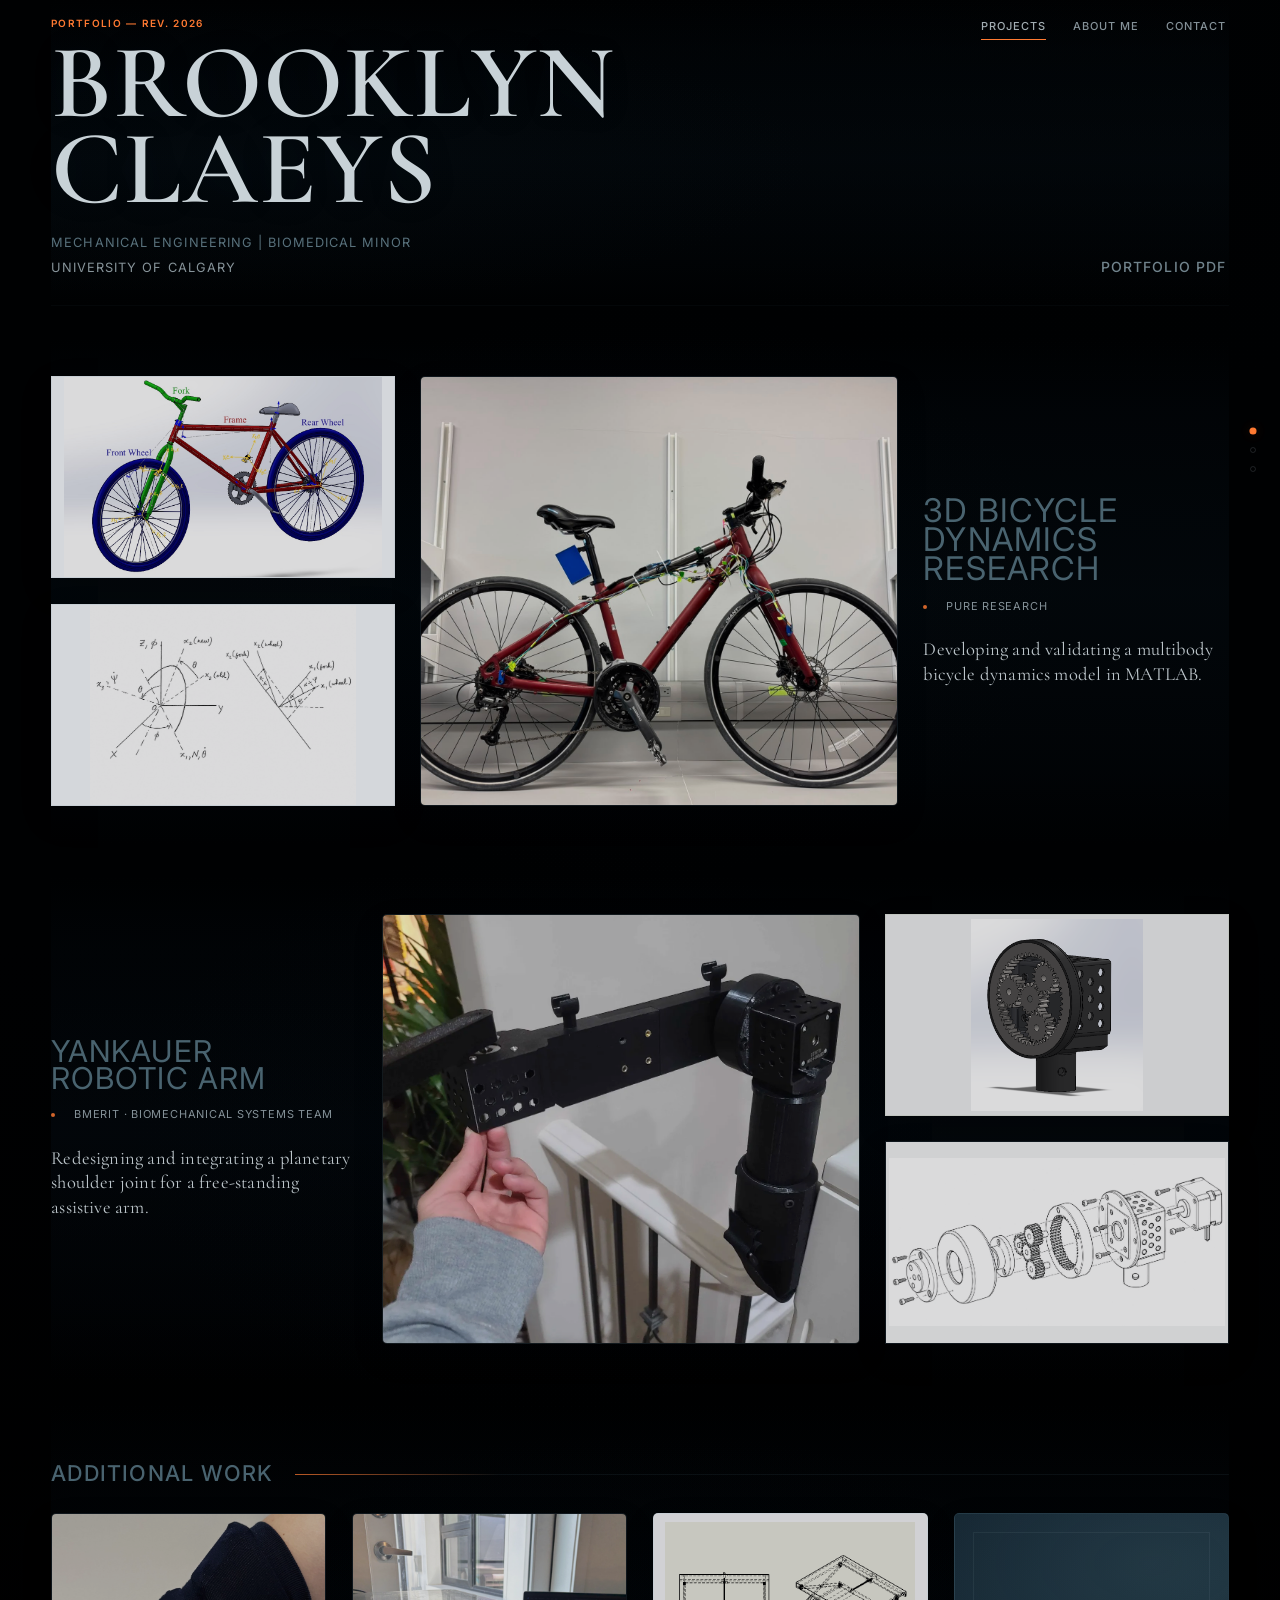
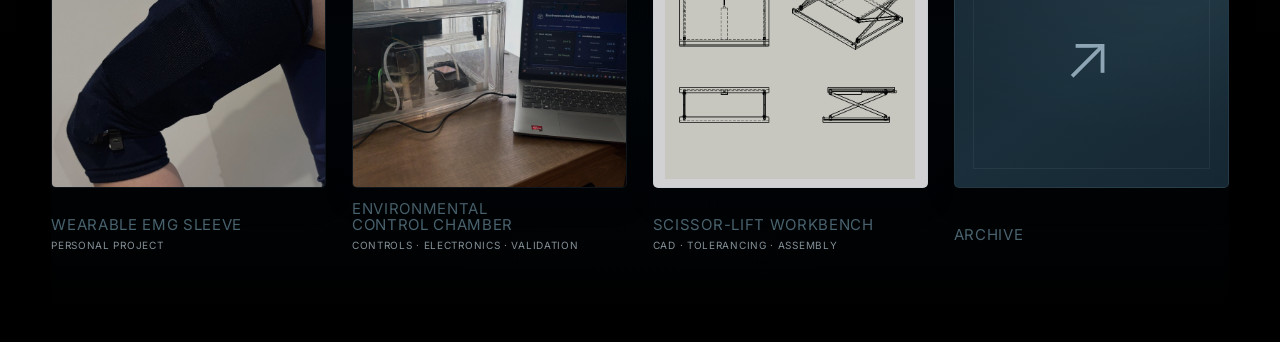
<file: index.html>
<!DOCTYPE html>

<html lang="en">
<head>
<meta charset="utf-8"/>
<meta content="width=device-width, initial-scale=1.0" name="viewport"/>
  <meta property="og:type" content="website">
  <meta property="og:title" content="Brooklyn Claeys | Mechanical Engineering">
  <meta property="og:description" content="Brooklyn Claeys — Mechanical Engineering portfolio featuring dynamics research, robotics, wearable sensing, controls, CAD, and prototyping.">
    <meta property="og:image" content="photos-main/bike_sensors.JPG">
  <meta name="twitter:image" content="photos-main/bike_sensors.JPG">
<meta name="twitter:card" content="summary_large_image">
  <link rel="icon" href="data:image/svg+xml,%3Csvg xmlns='http://www.w3.org/2000/svg' viewBox='0 0 64 64'%3E%3Crect width='64' height='64' rx='12' fill='%23020609'/%3E%3Ctext x='32' y='43' font-family='Georgia,serif' font-size='30' font-weight='700' text-anchor='middle' fill='%23ff7a32'%3EBC%3C/text%3E%3C/svg%3E">
<meta content="Brooklyn Claeys — Mechanical Engineering portfolio featuring dynamics research, robotics, wearable sensing, controls, CAD, and prototyping." name="description"/>
<meta content="#000102" name="theme-color"/>
<script>document.documentElement.classList.add('js');</script>
<title>Brooklyn Claeys | Mechanical Engineering</title>
<link href="https://fonts.googleapis.com" rel="preconnect"/>
<link crossorigin="" href="https://fonts.gstatic.com" rel="preconnect"/>
<link href="https://fonts.googleapis.com/css2?family=Cormorant+Garamond:wght@500;600;700&amp;family=Inter:wght@400;500;600&amp;display=swap" rel="stylesheet"/>
<style>
    :root {
      --bg: #0b0707;
      --text: #f4f0ea;
      --muted: #b8b1a8;
      --line: rgba(244, 240, 234, 0.30);
      --line-soft: rgba(244, 240, 234, 0.14);
      --panel: #100c0c;

      --accent: #00162A;
      --accent-line: #123A5A;
      --accent-text: #6FA0C8;

      --max: 1366px;
      --work-max: 1220px;
      --outer: clamp(24px, 4vw, 64px);
      --gap: clamp(16px, 2vw, 28px);
      --artifact-height: 430px;
      --project-text-width: 340px;

      --display: 'Cormorant Garamond', Georgia, serif;
      --sans: 'Inter', Helvetica, Arial, sans-serif;
    }

    * {
      box-sizing: border-box;
    }

    html {
      scroll-behavior: smooth;
      background: var(--bg);
    }

    body {
      margin: 0;
      background: var(--bg);
      color: var(--text);
      font-family: var(--sans);
      letter-spacing: 0.02em;
    }

    a {
      color: inherit;
      text-decoration: none;
    }

    .page {
      width: min(100%, var(--max));
      margin: 0 auto;
      padding: 26px var(--outer) 44px;
    }

    .site-header {
      position: relative;
      min-height: 300px;
      display: block;
      padding-bottom: 34px;
      border-bottom: 1px solid var(--line-soft);
    }

    .header-pdf-link {
      position: absolute;
      top: 26px;
      right: 0;
      width: fit-content;
      border-bottom: 1px solid var(--line);
      padding-bottom: 3px;
      color: var(--text);
      font-size: 13px;
      line-height: 1;
      transition: color 160ms ease, border-color 160ms ease;
    }

    .header-pdf-link:hover {
      color: var(--accent-text);
      border-color: var(--accent-line);
    }

    .name {
      margin: 28px 0 18px;
      font-family: var(--display);
      font-size: clamp(64px, 8.8vw, 124px);
      line-height: 0.78;
      font-weight: 600;
      letter-spacing: 0.015em;
      text-transform: uppercase;
    }

    .name-link {
      color: inherit;
      transition: color 160ms ease;
    }

    .name-link:hover,
    .name-link:focus-visible {
      color: var(--accent-text);
    }

    .identity {
      display: grid;
      gap: 6px;
      color: var(--text);
      font-size: clamp(12px, 1.05vw, 15px);
      line-height: 1.15;
      text-transform: uppercase;
      letter-spacing: 0.08em;
    }

    .identity span:nth-child(2) {
      color: var(--muted);
    }

    .featured,
    .supporting {
      width: min(100%, var(--work-max));
      margin-left: auto;
      margin-right: auto;
    }

    .featured {
      display: grid;
      gap: 76px;
      padding: 54px 0 70px;
    }

    .project {
      display: grid;
      grid-template-columns: 0.9fr 1.25fr 0.8fr;
      gap: var(--gap);
      align-items: start;
    }

    .project.reverse {
      grid-template-columns: 0.8fr 1.25fr 0.9fr;
    }

    .project.reverse .project-info {
      grid-column: 1;
      grid-row: 1;
    }

    .project.reverse .main-artifact {
      grid-column: 2;
      grid-row: 1;
    }

    .project.reverse .support-artifacts {
      grid-column: 3;
      grid-row: 1;
    }

    .support-artifacts {
      display: grid;
      grid-template-rows: 1fr 1fr;
      gap: var(--gap);
      height: var(--artifact-height);
    }

    .artifact {
      position: relative;
      display: block;
      background: var(--panel);
      border: 1px solid var(--line-soft);
      min-height: 160px;
      overflow: hidden;
      color: inherit;
      cursor: default;
      transition: border-color 160ms ease;
    }

    .artifact.viewable {
      cursor: pointer;
    }

    .artifact.viewable:hover {
      border-color: var(--accent-line);
    }

    .garden-icon {
      display: grid;
      place-items: center;
    }

    .garden-icon svg {
      width: 46%;
      height: 46%;
      fill: none;
      stroke: rgba(244, 240, 234, 0.72);
      stroke-width: 4;
      stroke-linecap: round;
      stroke-linejoin: round;
    }

    .garden-icon:hover svg {
      stroke: var(--accent-text);
    }

    .artifact img {
      width: 100%;
      height: 100%;
      display: block;
      object-fit: cover;
    }

    .emg-main-index {
      object-fit: cover !important;
      object-position: center 44%;
    }

    .emg-dashboard-index {
      object-fit: contain !important;
      object-position: center;
      padding: 4px;
      background: #050505;
    }

    .emg-open-pod-index {
      width: 100% !important;
      height: 100% !important;
      object-fit: cover !important;
      object-position: center;
      background: var(--panel);
      transform: scale(1.12);
      transform-origin: center;
    }

    .table-cad-index {
      object-fit: contain !important;
      object-position: center;
      padding: 8px;
      background: #f1f2f4;
    }

    .gear-front-frame {
      background: linear-gradient(90deg, #d9d7ce 0 38%, #e6e6db 38% 100%);
    }

    .gear-front-fit {
      width: 100% !important;
      height: 100% !important;
      object-fit: contain !important;
      object-position: center;
      padding: 0;
      transform: none;
      transform-origin: center;
      background: transparent;
    }

    .full-arm-crop {
      object-position: left center;
    }

    .bike-cad-frame,
    .coordinate-frame {
      background: #f1f2f4;
    }

    .shoulder-main-frame {
      background: #ffffff;
    }

    .bike-cad-crop,
    .coordinate-fit,
    .shoulder-main-fit {
      object-fit: contain !important;
      object-position: center;
    }

    .coordinate-fit {
      transform: scale(1.18);
      transform-origin: center;
    }

    .invert-drawing {
      filter: invert(1) grayscale(1) contrast(1.35) brightness(0.82);
      opacity: 1;
      background: #000;
    }

    .artifact:has(.invert-drawing) {
      background: #000;
    }

    .artifact::before {
      content: none;
    }

    .artifact.empty {
      box-shadow:
        inset 0 0 0 24px var(--panel),
        inset 0 0 0 25px var(--line-soft);
    }

    .artifact.viewable::after {
      content: 'View Project';
      position: absolute;
      right: 13px;
      bottom: 11px;
      z-index: 2;
      color: var(--accent-text);
      font-family: var(--sans);
      font-size: 9px;
      line-height: 1;
      text-transform: uppercase;
      letter-spacing: 0.12em;
      opacity: 0;
      transform: translateY(4px);
      transition: opacity 160ms ease, transform 160ms ease;
      pointer-events: none;
    }

    .artifact.viewable:hover::after {
      opacity: 0.88;
      transform: translateY(0);
    }

    .main-artifact {
      min-height: var(--artifact-height);
      height: var(--artifact-height);
    }

    .project-info {
      min-height: var(--artifact-height);
      display: flex;
      flex-direction: column;
      justify-content: center;
      align-items: flex-start;
      padding: 6px 0;
      min-width: 0;
    }

    .project-title {
      width: 100%;
      max-width: var(--project-text-width);
      margin: 0 0 16px;
      font-family: var(--sans);
      font-size: clamp(28px, 2.55vw, 42px);
      line-height: 0.9;
      font-weight: 400;
      text-align: left;
      text-transform: uppercase;
      letter-spacing: 0.035em;
    }

    .project-title a {
      transition: color 160ms ease;
    }

    .project-title a:hover {
      color: var(--accent-text);
    }

    .project:has(.main-artifact:hover) .project-title a,
    .project:has(.main-artifact:focus-visible) .project-title a,
    .project:has(.project-title a:hover) .project-title a,
    .project:has(.project-title a:focus-visible) .project-title a {
      color: var(--accent-text);
    }

    .project:has(.main-artifact:hover) .main-artifact,
    .project:has(.main-artifact:focus-visible) .main-artifact,
    .project:has(.project-title a:hover) .main-artifact,
    .project:has(.project-title a:focus-visible) .main-artifact {
      border-color: var(--accent-line);
    }

    .project:has(.main-artifact:hover) .main-artifact::before,
    .project:has(.main-artifact:focus-visible) .main-artifact::before,
    .project:has(.project-title a:hover) .main-artifact::before,
    .project:has(.project-title a:focus-visible) .main-artifact::before {
      content: '';
      position: absolute;
      inset: 0;
      z-index: 1;
      background: rgba(18, 58, 90, 0.24);
      pointer-events: none;
    }

    .project:has(.main-artifact:hover) .main-artifact::after,
    .project:has(.main-artifact:focus-visible) .main-artifact::after,
    .project:has(.project-title a:hover) .main-artifact::after,
    .project:has(.project-title a:focus-visible) .main-artifact::after {
      opacity: 0.88;
      transform: translateY(0);
    }

    .featured .support-artifacts a.artifact {
      cursor: pointer;
    }

    .chamber-title {
      font-size: clamp(26px, 2.35vw, 38px);
      max-width: 320px;
    }

    .project-links {
      display: flex;
      justify-content: flex-start;
      gap: 18px;
      width: 100%;
      max-width: var(--project-text-width);
      margin: 0 0 24px;
      color: var(--muted);
      font-size: 11px;
      line-height: 1;
      text-transform: uppercase;
      letter-spacing: 0.07em;
    }

    .project-links a {
      padding: 0;
      font-size: inherit;
      text-transform: uppercase;
      letter-spacing: inherit;
      transition: color 160ms ease;
    }

    .project-links a:hover {
      color: var(--accent-text);
    }

    .caption {
      width: 100%;
      max-width: var(--project-text-width);
      color: var(--text);
      font-family: var(--display);
      font-size: clamp(17px, 1.45vw, 22px);
      line-height: 1.18;
      letter-spacing: 0.01em;
      text-align: left;
    }


    .joint-series {
      width: min(100%, var(--work-max));
      margin: 0 auto;
      padding: 0 0 70px;
    }

    .joint-series-header {
      display: grid;
      gap: 10px;
      margin-bottom: 24px;
      padding-top: 44px;
      border-top: 1px solid var(--line-soft);
    }

    .joint-series-title {
      margin: 0;
      font-family: var(--sans);
      font-size: clamp(28px, 3vw, 44px);
      line-height: 0.92;
      font-weight: 400;
      letter-spacing: 0.045em;
      text-transform: uppercase;
    }

    .joint-series-type {
      color: var(--muted);
      font-size: 11px;
      line-height: 1;
      letter-spacing: 0.07em;
      text-transform: uppercase;
    }

    .joint-series-project-link {
      display: block;
      color: inherit;
      outline: none;
    }

    .joint-image-group {
      position: relative;
      padding: 10px;
      border: 1px solid transparent;
      transition: border-color 160ms ease;
    }

    .joint-image-group::after {
      content: "View Project";
      position: absolute;
      right: 16px;
      bottom: 14px;
      z-index: 3;
      color: var(--accent-text);
      font-family: var(--sans);
      font-size: 9px;
      line-height: 1;
      letter-spacing: 0.12em;
      text-transform: uppercase;
      opacity: 0;
      transform: translateY(4px);
      transition: opacity 160ms ease, transform 160ms ease;
      pointer-events: none;
    }

    .joint-series-project-link:hover .joint-image-group,
    .joint-series-project-link:focus-visible .joint-image-group {
      border-color: var(--accent-line);
    }

    .joint-series-project-link:hover .joint-image-group::after,
    .joint-series-project-link:focus-visible .joint-image-group::after {
      opacity: 0.88;
      transform: translateY(0);
    }

    .joint-image-grid,
    .joint-label-grid {
      display: grid;
      grid-template-columns: repeat(3, minmax(0, 1fr));
      gap: var(--gap);
    }

    .joint-label-grid {
      margin-top: 13px;
    }

    .joint-artifact {
      position: relative;
      min-height: 360px;
      overflow: hidden;
      background: var(--panel);
      border: 1px solid var(--line-soft);
      box-shadow:
        inset 0 0 0 24px var(--panel),
        inset 0 0 0 25px var(--line-soft);
    }

    .joint-placeholder {
      position: absolute;
      inset: 0;
      display: grid;
      place-items: center;
      padding: 28px;
      color: rgba(244, 240, 234, 0.36);
      font-size: 10px;
      line-height: 1.5;
      letter-spacing: 0.10em;
      text-align: center;
      text-transform: uppercase;
    }

    .joint-title {
      margin: 0;
      font-size: 15px;
      line-height: 1.05;
      font-weight: 400;
      letter-spacing: 0.045em;
      text-align: center;
      text-transform: uppercase;
      transition: color 160ms ease;
    }

    .joint-series-project-link:hover .joint-title,
    .joint-series-project-link:focus-visible .joint-title {
      color: var(--accent-text);
    }

    .joint-series-title a {
      transition: color 160ms ease;
    }

    .joint-series:hover .joint-series-title a,
    .joint-series:focus-within .joint-series-title a {
      color: var(--accent-text);
    }

    .supporting {
      border-top: 1px solid var(--line-soft);
      padding: 44px 0 56px;
    }

    .support-grid {
      display: grid;
      grid-template-columns: repeat(4, 1fr);
      gap: var(--gap);
    }

    .support-card {
      min-height: 260px;
      display: grid;
      grid-template-rows: 1fr auto;
      gap: 13px;
    }

    .support-card .artifact {
      aspect-ratio: 1 / 1;
      min-height: 0;
    }

    .support-title {
      margin: 0 0 7px;
      font-size: 15px;
      line-height: 1.05;
      text-transform: uppercase;
      font-weight: 400;
      letter-spacing: 0.045em;
    }

    .support-title a {
      transition: color 160ms ease;
    }

    .support-title a:hover {
      color: var(--accent-text);
    }

    .support-card:hover .support-title a,
    .support-card:focus-within .support-title a {
      color: var(--accent-text);
    }

    .support-card:hover .artifact,
    .support-card:focus-within .artifact {
      border-color: var(--accent-line);
    }

    .support-card:hover .artifact::before,
    .support-card:focus-within .artifact::before {
      content: '';
      position: absolute;
      inset: 0;
      z-index: 1;
      background: rgba(18, 58, 90, 0.20);
      pointer-events: none;
    }

    .support-card:hover .artifact::after,
    .support-card:focus-within .artifact::after {
      opacity: 0.88;
      transform: translateY(0);
    }

    .support-descriptor {
      display: block;
      width: 100%;
      padding: 0;
      color: var(--muted);
      font-size: 10px;
      line-height: 1;
      text-transform: uppercase;
      letter-spacing: 0.07em;
    }

    .footer {
      border-top: 1px solid var(--line-soft);
      padding: 32px 0 0;
      display: flex;
      justify-content: center;
      align-items: center;
      gap: 10px;
      color: var(--muted);
      font-size: 12px;
    }

    .footer-social {
      display: contents;
    }

    .footer a,
    .footer button {
      border: 0;
      border-bottom: 1px solid transparent;
      padding: 0;
      background: none;
      color: inherit;
      font: inherit;
      letter-spacing: inherit;
      cursor: pointer;
      transition: color 160ms ease, border-color 160ms ease;
    }

    .footer a:hover,
    .footer button:hover {
      color: var(--accent-text);
      border-color: var(--accent-line);
    }

    .contact-dialog {
      width: min(520px, calc(100vw - 36px));
      margin: auto;
      padding: 0;
      overflow: hidden;
      background: var(--panel);
      color: var(--text);
      border: 1px solid var(--line-soft);
      box-shadow: 0 24px 70px rgba(0, 0, 0, 0.55);
    }

    .contact-dialog::backdrop {
      background: rgba(11, 7, 7, 0.72);
      backdrop-filter: blur(3px);
    }

    .contact-card {
      position: relative;
      padding: 34px;
    }

    .contact-kicker {
      margin: 0 0 10px;
      color: var(--accent-text);
      font-size: 10px;
      line-height: 1;
      font-weight: 500;
      letter-spacing: 0.11em;
      text-transform: uppercase;
    }

    .contact-title {
      margin: 0 42px 12px 0;
      font-family: var(--display);
      font-size: clamp(30px, 4vw, 38px);
      line-height: 0.98;
      font-weight: 500;
      letter-spacing: 0.02em;
    }

    .contact-copy {
      margin: 0 0 24px;
      max-width: 420px;
      color: var(--muted);
      font-size: 12px;
      line-height: 1.58;
    }

    .contact-form {
      display: grid;
      gap: 12px;
      padding-top: 18px;
      border-top: 1px solid var(--line-soft);
    }

    .contact-row {
      display: grid;
      grid-template-columns: 1fr 1fr;
      gap: 12px;
    }

    .contact-field {
      display: grid;
      gap: 7px;
    }

    .contact-field label {
      color: rgba(244, 240, 234, 0.58);
      font-size: 9px;
      line-height: 1;
      font-weight: 500;
      letter-spacing: 0.09em;
      text-transform: uppercase;
    }

    .contact-field input,
    .contact-field textarea {
      width: 100%;
      border: 1px solid var(--line-soft);
      border-radius: 0;
      padding: 11px 12px;
      background: rgba(244, 240, 234, 0.025);
      color: var(--text);
      font: inherit;
      font-size: 12px;
      line-height: 1.45;
      letter-spacing: 0.02em;
      outline: none;
      transition: border-color 160ms ease, background 160ms ease;
    }

    .contact-field input::placeholder,
    .contact-field textarea::placeholder {
      color: rgba(244, 240, 234, 0.30);
    }

    .contact-field input:focus,
    .contact-field textarea:focus {
      border-color: var(--accent-line);
      background: rgba(244, 240, 234, 0.04);
    }

    .contact-field textarea {
      min-height: 128px;
      resize: vertical;
    }

    .contact-submit-row {
      display: flex;
      justify-content: space-between;
      align-items: center;
      gap: 18px;
      margin-top: 4px;
    }

    .contact-email {
      color: var(--muted);
      font-size: 10px;
      line-height: 1.35;
    }

    .contact-email a {
      border-bottom: 1px solid transparent;
      transition: color 160ms ease, border-color 160ms ease;
    }

    .contact-email a:hover {
      color: var(--text);
      border-color: var(--line);
    }

    .contact-submit {
      border: 1px solid var(--line);
      padding: 10px 14px;
      background: transparent;
      color: var(--text);
      font: inherit;
      font-size: 10px;
      font-weight: 500;
      letter-spacing: 0.09em;
      text-transform: uppercase;
      cursor: pointer;
      transition: color 160ms ease, border-color 160ms ease;
    }

    .contact-submit:hover {
      color: var(--accent-text);
      border-color: var(--accent-line);
    }

    .contact-close {
      position: absolute;
      top: 18px;
      right: 20px;
      border: 0;
      padding: 4px;
      background: none;
      color: var(--muted);
      font: inherit;
      font-size: 18px;
      line-height: 1;
      cursor: pointer;
      transition: color 160ms ease;
    }

    .contact-close:hover {
      color: var(--text);
    }

    @media (max-width: 560px) {
      .contact-card {
        padding: 28px 22px 24px;
      }

      .contact-row {
        grid-template-columns: 1fr;
      }

      .contact-submit-row {
        align-items: flex-start;
        flex-direction: column;
      }
    }

    .about-link,
    .about-link:visited {
      color: inherit;
      border-bottom: 1px solid transparent;
    }

    .about-link:hover {
      color: var(--accent-text);
      border-bottom-color: var(--accent-line);
    }

    @media (max-width: 980px) {
      :root {
        --artifact-height: 335px;
      }

      .featured {
        gap: 52px;
        padding: 40px 0 54px;
      }

      .site-header {
        min-height: 260px;
      }

      .project,
      .project.reverse {
        grid-template-columns: 1fr;
      }

      .project.reverse .project-info,
      .project.reverse .main-artifact,
      .project.reverse .support-artifacts {
        grid-column: auto;
        grid-row: auto;
      }

      .project-info,
      .project.reverse .project-info {
        min-height: 0;
        display: grid;
        grid-template-columns: minmax(240px, 1fr) minmax(220px, 0.85fr);
        column-gap: var(--gap);
        row-gap: 0;
        align-items: start;
        order: 1;
      }

      .project-title {
        grid-column: 1;
        grid-row: 1;
        max-width: 360px;
        font-size: clamp(32px, 4vw, 48px);
        line-height: 0.9;
        margin-bottom: 14px;
      }

      .chamber-title {
        font-size: clamp(30px, 3.7vw, 44px);
        max-width: 360px;
      }

      .project-links {
        grid-column: 1;
        grid-row: 2;
        max-width: 360px;
        margin: 4px 0 0;
        align-self: start;
      }

      .caption {
        grid-column: 2;
        grid-row: 1 / span 2;
        align-self: start;
        width: 100%;
        max-width: none;
        margin-top: 8px;
        padding-bottom: 24px;
        text-align: left;
      }

      .main-artifact {
        order: 2;
        min-height: var(--artifact-height);
        height: var(--artifact-height);
      }

      .support-artifacts {
        order: 3;
        height: auto;
        grid-template-columns: 1fr 1fr;
        grid-template-rows: none;
      }

      .support-artifacts .artifact {
        min-height: 150px;
        height: 150px;
      }

      /* EMG framing for the actual split-view breakpoint */
      .emg-main-index {
        object-fit: cover !important;
        object-position: center bottom;
        padding: 0;
        background: var(--panel);
      }

      .emg-dashboard-index {
        object-fit: cover !important;
        object-position: center 78%;
        padding: 0;
        background: #050505;
      }

      .emg-open-pod-index {
        width: 100% !important;
        height: 100% !important;
        object-fit: contain !important;
        object-position: center;
        padding: 0;
        transform: scale(1.10);
        transform-origin: center;
        background: #cfcec9;
      }

      .support-grid {
        grid-template-columns: repeat(2, 1fr);
      }
    }

    @media (max-width: 620px) {
      :root {
        --artifact-height: 300px;
      }

      .page {
        padding-inline: 22px;
      }

      .site-header {
        min-height: 230px;
      }

      .name {
        font-size: 62px;
      }

      .project-info,
      .project.reverse .project-info {
        display: flex;
        flex-direction: column;
        align-items: flex-start;
      }

      .project-title,
      .project-links,
      .caption {
        max-width: none;
      }

      .caption {
        margin-top: 0;
      }

      .joint-image-grid,
      .joint-label-grid,
      .support-artifacts,
      .support-grid {
        grid-template-columns: 1fr;
      }

      .joint-label-grid {
        gap: 18px;
      }

      .joint-artifact {
        min-height: 300px;
      }

      .footer-social,
      .footer {
        flex-wrap: wrap;
      }
    }
  

/* Match PDF-link typography used on project pages */
    .header-pdf-link {
      color: var(--muted);
      font-family: var(--sans);
      font-size: 11px;
      line-height: 1;
      font-weight: 500;
      letter-spacing: 0.08em;
      text-transform: uppercase;
    }


    /* =========================================================
       REFINED HOMEPAGE SYSTEM — layered over current source file
       ========================================================= */
    :root {
      --ref-bg: #010305;
      --ref-bg-deep: #000102;
      --ref-panel: #03070a;
      --ref-text: #edf0f2;
      --ref-muted: #747d83;
      --ref-blue: #263a46;
      --ref-blue-hover: #3d5665;
      --ref-line: rgba(46, 62, 72, 0.16);
      --ref-line-soft: rgba(46, 62, 72, 0.075);
      --ref-glow: rgba(10, 20, 27, 0.030);
    }

    html { background: var(--ref-bg); }

    body {
      color: var(--ref-text);
      background:
        radial-gradient(900px 620px at 90% 0%, rgba(13, 25, 33, 0.038), transparent 76%),
        radial-gradient(760px 540px at 4% 58%, rgba(7, 15, 21, 0.017), transparent 82%),
        linear-gradient(180deg, var(--ref-bg) 0%, #020507 52%, var(--ref-bg-deep) 100%);
      min-height: 100vh;
      overflow-x: hidden;
    }

    /* Non-sticky, minimal top navigation. */
    .refined-nav {
      position: relative;
      z-index: 20;
      width: 100%;
      background: transparent;
    }

    .refined-nav-inner {
      width: min(100%, var(--max));
      min-height: 54px;
      margin: 0 auto;
      padding: 0 var(--outer);
      display: flex;
      justify-content: flex-end;
      align-items: center;
      gap: clamp(18px, 2.4vw, 34px);
      color: var(--ref-muted);
      font-size: 10px;
      line-height: 1;
      font-weight: 500;
      letter-spacing: 0.12em;
      text-transform: uppercase;
    }

    .refined-nav a,
    .refined-nav button {
      position: relative;
      border: 0;
      padding: 20px 0 17px;
      background: none;
      color: inherit;
      font: inherit;
      letter-spacing: inherit;
      text-transform: inherit;
      cursor: pointer;
      transition: color 160ms ease;
    }

    .refined-nav a::after,
    .refined-nav button::after {
      content: '';
      position: absolute;
      left: 0;
      right: 0;
      bottom: 12px;
      height: 1px;
      background: var(--ref-blue-hover);
      transform: scaleX(0);
      transform-origin: left;
      transition: transform 180ms ease;
    }

    .refined-nav a:hover,
    .refined-nav a:focus-visible,
    .refined-nav button:hover,
    .refined-nav button:focus-visible {
      color: var(--ref-text);
      outline: none;
    }

    .refined-nav a:hover::after,
    .refined-nav a:focus-visible::after,
    .refined-nav button:hover::after,
    .refined-nav button:focus-visible::after {
      transform: scaleX(1);
    }

    .refined-nav a[aria-current="page"] {
      color: var(--ref-text);
    }

    .refined-nav a[aria-current="page"]::after {
      transform: scaleX(1);
      background: var(--ref-blue);
    }

    .page {
      padding-top: 0;
    }

    .site-header {
      min-height: 290px;
      padding-top: 20px;
      padding-bottom: 38px;
      border-bottom-color: var(--ref-line-soft);
    }

    .header-pdf-link {
      top: 34px;
      color: var(--ref-muted);
      border-bottom-color: var(--ref-line);
    }

    .header-pdf-link:hover,
    .header-pdf-link:focus-visible {
      color: var(--ref-blue-hover);
      border-color: var(--ref-blue-hover);
    }

    .name-link:hover,
    .name-link:focus-visible {
      color: #cbd1d5;
    }

    .identity span:nth-child(2) { color: var(--ref-muted); }

    .featured {
      gap: clamp(68px, 7vw, 92px);
      padding-top: 58px;
      padding-bottom: 76px;
    }

    .project {
      position: relative;
      isolation: isolate;
    }

    /* Extremely subtle spatial light instead of a surrounding project box. */
    .project::after {
      content: '';
      position: absolute;
      z-index: -1;
      width: 72%;
      height: 110%;
      left: 14%;
      top: -5%;
      background: radial-gradient(ellipse, rgba(12, 25, 33, 0.026), transparent 74%);
      pointer-events: none;
    }

    .project:nth-child(even)::after {
      left: 5%;
      background: radial-gradient(ellipse, rgba(9, 20, 27, 0.021), transparent 75%);
    }

    .project-title a {
      color: var(--ref-blue);
      transition: color 180ms ease;
    }

    .project-title a:hover,
    .project-title a:focus-visible,
    .project:has(.artifact:hover) .project-title a,
    .project:has(.artifact:focus-visible) .project-title a,
    .project:has(.project-title a:hover) .project-title a,
    .project:has(.project-title a:focus-visible) .project-title a {
      color: var(--ref-blue-hover);
    }

    .project-links,
    .support-descriptor { color: var(--ref-muted); }

    .artifact {
      border-color: var(--ref-line-soft);
      background: var(--ref-panel);
      transition: border-color 180ms ease, box-shadow 220ms ease, transform 220ms ease;
    }

    /* Remove old blue image wash and View Project label while keeping the linked image itself. */
    .artifact.viewable::after { content: none !important; }
    .project:has(.main-artifact:hover) .main-artifact::before,
    .project:has(.main-artifact:focus-visible) .main-artifact::before,
    .project:has(.project-title a:hover) .main-artifact::before,
    .project:has(.project-title a:focus-visible) .main-artifact::before,
    .support-card:hover .artifact::before,
    .support-card:focus-within .artifact::before {
      content: none !important;
    }

    /* Synced project interaction: image -> title, title -> main image. */
    .project:has(.artifact:hover) .main-artifact,
    .project:has(.artifact:focus-visible) .main-artifact,
    .project:has(.project-title a:hover) .main-artifact,
    .project:has(.project-title a:focus-visible) .main-artifact {
      border-color: rgba(52, 73, 86, 0.24);
      box-shadow: 0 0 24px rgba(13, 27, 36, 0.060), 0 19px 44px rgba(0, 0, 0, 0.20);
      transform: translateY(-2px);
    }

    .support-card:hover .artifact,
    .support-card:focus-within .artifact {
      border-color: rgba(52, 73, 86, 0.21);
      box-shadow: 0 0 20px rgba(13, 27, 36, 0.048), 0 14px 32px rgba(0,0,0,0.17);
      transform: translateY(-2px);
    }

    .support-title a {
      color: var(--ref-blue);
      transition: color 160ms ease;
    }

    .support-title a:hover,
    .support-title a:focus-visible,
    .support-card:hover .support-title a,
    .support-card:focus-within .support-title a {
      color: var(--ref-blue-hover);
    }

    /* Past Projects retains the full regular line treatment selected earlier. */
    .supporting {
      border-top: 0;
      padding-top: 22px;
    }

    .past-heading-row {
      display: grid;
      grid-template-columns: auto 1fr;
      align-items: center;
      gap: 22px;
      margin-bottom: 28px;
    }

    .past-heading {
      margin: 0;
      color: var(--ref-blue);
      font-family: var(--sans);
      font-size: clamp(18px, 1.7vw, 24px);
      line-height: 1;
      font-weight: 500;
      letter-spacing: 0.055em;
      text-transform: uppercase;
    }

    .past-heading-line {
      width: 100%;
      height: 1px;
      background: var(--ref-line);
    }

    /* Dots only progress indicator. */
    .progress-rail {
      position: fixed;
      right: clamp(12px, 1.5vw, 22px);
      top: 50%;
      z-index: 60;
      transform: translateY(-50%);
      display: grid;
      gap: 13px;
      justify-items: center;
      padding: 8px 5px;
    }

    .progress-dot {
      width: 6px;
      height: 6px;
      margin: 0;
      padding: 0;
      border: 1px solid rgba(104, 116, 124, 0.28);
      border-radius: 50%;
      background: transparent;
      cursor: pointer;
      transition: transform 160ms ease, background 160ms ease, border-color 160ms ease, box-shadow 160ms ease;
    }

    .progress-dot:hover,
    .progress-dot:focus-visible {
      transform: scale(1.35);
      border-color: var(--ref-blue-hover);
      outline: none;
    }

    .progress-dot.is-active {
      transform: scale(1.18);
      background: var(--ref-blue-hover);
      border-color: var(--ref-blue-hover);
      box-shadow: 0 0 8px rgba(37, 55, 66, 0.14);
    }

    /* Scroll reveal. */
    .js .reveal {
      opacity: 0;
      transform: translateY(15px);
      transition: opacity 340ms ease-out, transform 340ms ease-out;
    }

    .js .reveal.is-visible {
      opacity: 1;
      transform: translateY(0);
    }

    /* Split footer: contact/email left; actions right. */
    .page-footer {
      width: min(100%, var(--work-max));
      margin: 0 auto;
      padding: 40px 0 20px;
      border-top: 1px solid var(--ref-line-soft);
      display: grid;
      grid-template-columns: minmax(0, 1fr) auto;
      gap: 32px;
      align-items: end;
      color: var(--ref-muted);
    }

    .footer-contact {
      display: grid;
      gap: 7px;
      justify-items: start;
      min-width: 0;
    }

    .footer-label {
      color: var(--ref-blue);
      font-size: 10px;
      line-height: 1;
      font-weight: 500;
      letter-spacing: 0.12em;
      text-transform: uppercase;
    }

    .footer-email {
      color: var(--ref-muted);
      font-size: 12px;
      line-height: 1.25;
      letter-spacing: 0.02em;
      text-transform: none;
      overflow-wrap: anywhere;
    }

    .footer-actions {
      display: flex;
      justify-content: flex-end;
      align-items: center;
      gap: 18px;
      color: var(--ref-muted);
      font-size: 10px;
      line-height: 1;
      font-weight: 500;
      letter-spacing: 0.11em;
      text-transform: uppercase;
      white-space: nowrap;
    }

    .page-footer a,
    .page-footer button {
      position: relative;
      border: 0;
      padding: 3px 0;
      background: none;
      color: inherit;
      font: inherit;
      letter-spacing: inherit;
      cursor: pointer;
      transition: color 160ms ease;
    }

    .footer-email::after,
    .footer-actions a::after,
    .footer-actions button::after {
      content: '';
      position: absolute;
      left: 0;
      right: 0;
      bottom: 0;
      height: 1px;
      background: var(--ref-blue-hover);
      transform: scaleX(0);
      transform-origin: left;
      transition: transform 180ms ease;
    }

    .page-footer a:hover,
    .page-footer a:focus-visible,
    .page-footer button:hover,
    .page-footer button:focus-visible {
      color: var(--ref-text);
      outline: none;
    }

    .footer-email:hover::after,
    .footer-email:focus-visible::after,
    .footer-actions a:hover::after,
    .footer-actions a:focus-visible::after,
    .footer-actions button:hover::after,
    .footer-actions button:focus-visible::after {
      transform: scaleX(1);
    }

    @media (max-width: 760px) {
      .page-footer {
        grid-template-columns: 1fr;
        gap: 20px;
        align-items: start;
      }

      .footer-actions {
        justify-content: flex-start;
        flex-wrap: wrap;
        white-space: normal;
      }
    }

    /* Contact dialog inherits the same deeper navy without changing its content. */
    .contact-dialog {
      background: #03080c;
      border-color: var(--ref-line);
      color: var(--ref-text);
    }
    .contact-dialog::backdrop { background: rgba(0, 1, 2, 0.84); }
    .contact-kicker,
    .contact-title { color: var(--ref-blue); }
    .contact-copy,
    .contact-email { color: var(--ref-muted); }
    .contact-field input:focus,
    .contact-field textarea:focus,
    .contact-submit:hover { border-color: var(--ref-blue-hover); }
    .contact-submit:hover,
    .contact-close:hover { color: var(--ref-blue-hover); }

    @media (max-width: 980px) {
      .site-header { min-height: 250px; }
      .progress-rail { right: 10px; }
    }

    @media (max-width: 700px) {
      .refined-nav-inner { justify-content: center; min-height: 48px; }
      .refined-nav a,
      .refined-nav button { padding-top: 17px; padding-bottom: 15px; }
      .refined-nav a::after,
      .refined-nav button::after { bottom: 10px; }
      .progress-rail { display: none; }
      .past-heading-row { gap: 14px; }
    }

    @media (prefers-reduced-motion: reduce) {
      html { scroll-behavior: auto; }
      *, *::before, *::after { transition-duration: 0.001ms !important; animation-duration: 0.001ms !important; }
      .js .reveal { opacity: 1; transform: none; }
    }



    /* =========================================================
       V6 refinement: identity emphasis, image slot fills, project washes
       ========================================================= */

    /* The header stays quiet, but the identity now participates in the navy system. */
    .site-header {
      display: flex;
      align-items: flex-end;
      background:
        radial-gradient(620px 270px at 11% 70%, rgba(10, 26, 37, 0.18), transparent 76%);
    }

    .identity-block {
      width: 100%;
      position: relative;
    }

    .name {
      text-shadow: 0 0 34px rgba(10, 28, 40, 0.10);
    }

    .name-link {
      color: #d7dde1;
    }

    .name-link:hover,
    .name-link:focus-visible {
      color: #e5e9ec;
    }

    .identity {
      width: min(100%, 610px);
      gap: 7px;
    }

    .identity-major {
      color: #435866;
    }

    .identity-bottom-row {
      width: 100%;
      display: flex;
      align-items: baseline;
      justify-content: space-between;
      gap: 24px;
    }

    .identity-university {
      color: #75828a;
    }

    /* Portfolio PDF now belongs to the University row instead of floating above the hero. */
    .header-pdf-link {
      position: relative !important;
      inset: auto !important;
      flex: 0 0 auto;
      margin-left: auto;
      padding: 0 0 3px;
      color: #536774;
      border-bottom: 1px solid rgba(61, 80, 92, 0.20);
      font-size: 10px;
      letter-spacing: 0.11em;
      white-space: nowrap;
    }

    .header-pdf-link:hover,
    .header-pdf-link:focus-visible {
      color: #748a97;
      border-color: #536b79;
    }

    /* A deep tonal wash separates projects without enclosing them in cards. */
    .featured {
      gap: clamp(48px, 5.4vw, 72px);
      overflow: visible;
    }

    .project {
      padding-top: clamp(34px, 4vw, 50px);
      padding-bottom: clamp(34px, 4vw, 50px);
    }

    .project::before {
      content: '';
      position: absolute;
      z-index: -2;
      top: 0;
      bottom: 0;
      left: max(-7vw, -86px);
      right: max(-7vw, -86px);
      background:
        linear-gradient(
          180deg,
          rgba(1, 3, 5, 0) 0%,
          rgba(4, 12, 18, 0.24) 16%,
          rgba(5, 14, 21, 0.32) 50%,
          rgba(3, 10, 15, 0.22) 84%,
          rgba(1, 3, 5, 0) 100%
        );
      pointer-events: none;
    }

    .project:nth-child(2)::before {
      background:
        linear-gradient(
          180deg,
          rgba(1, 3, 5, 0) 0%,
          rgba(5, 11, 18, 0.20) 16%,
          rgba(6, 13, 21, 0.28) 50%,
          rgba(4, 10, 17, 0.20) 84%,
          rgba(1, 3, 5, 0) 100%
        );
    }

    .project:nth-child(3)::before {
      background:
        linear-gradient(
          180deg,
          rgba(1, 3, 5, 0) 0%,
          rgba(3, 12, 18, 0.22) 16%,
          rgba(4, 15, 22, 0.30) 50%,
          rgba(3, 10, 16, 0.20) 84%,
          rgba(1, 3, 5, 0) 100%
        );
    }

    /* Keep the earlier local light pool, but make it blend into the new section band. */
    .project::after {
      width: 78%;
      height: 112%;
      left: 11%;
      top: -6%;
      background: radial-gradient(ellipse, rgba(15, 31, 42, 0.052), transparent 73%);
    }

    .project:nth-child(even)::after {
      left: 4%;
      background: radial-gradient(ellipse, rgba(13, 27, 39, 0.044), transparent 74%);
    }

    /* Make contain/letterboxed assets look intentionally framed, not padded by the page color. */
    .bike-cad-frame,
    .coordinate-frame,
    .artifact:has(.table-cad-index) {
      background: #f1f2f4 !important;
    }

    .shoulder-main-frame {
      background: #ffffff !important;
    }

    .gear-front-frame {
      background: #deddd4 !important;
    }

    .artifact:has(.emg-dashboard-index) {
      background: #050505 !important;
    }

    .artifact:has(.emg-open-pod-index) {
      background: #cfcec9 !important;
    }

    .emg-open-pod-index {
      background: #cfcec9 !important;
    }

    .artifact:has(.garden-icon),
    .artifact:has(img[src*="plant_pot_leaves"]) {
      background: #05090c !important;
    }

    /* Keep titles darker than earlier concepts while giving them enough separation from the deepest navy. */
    .project-title a,
    .support-title a,
    .past-heading,
    .footer-label {
      color: #304955;
    }

    .project-title a:hover,
    .project-title a:focus-visible,
    .project:has(.artifact:hover) .project-title a,
    .project:has(.artifact:focus-visible) .project-title a,
    .support-title a:hover,
    .support-title a:focus-visible,
    .support-card:hover .support-title a,
    .support-card:focus-within .support-title a {
      color: #4b6572;
    }

    @media (max-width: 700px) {
      .site-header {
        align-items: stretch;
        background: radial-gradient(520px 240px at 20% 60%, rgba(10, 26, 37, 0.16), transparent 78%);
      }

      .identity-bottom-row {
        align-items: flex-start;
        gap: 14px;
      }

      .header-pdf-link {
        margin-left: 0;
      }

      .project {
        padding-top: 28px;
        padding-bottom: 28px;
      }

      .project::before {
        left: -22px;
        right: -22px;
      }
    }


    /* =========================================================
       V7 refinement: stronger hierarchy + controlled image luminance
       ========================================================= */

    /* Integrate nav into the hero: top-right, aligned with the top of the name. */
    .site-header {
      position: relative;
      display: block;
      min-height: 300px;
      padding-top: 34px;
      padding-bottom: 38px;
      background:
        radial-gradient(650px 300px at 11% 58%, rgba(7, 20, 29, 0.22), transparent 76%);
    }

    .identity-block {
      width: 100%;
      padding-top: 0;
    }

    .name {
      margin-top: 0;
    }

    .refined-nav {
      position: absolute;
      top: 34px;
      right: 0;
      z-index: 20;
      width: auto;
      background: transparent;
    }

    .refined-nav-inner {
      width: auto;
      min-height: 0;
      margin: 0;
      padding: 0;
      gap: clamp(22px, 2.5vw, 38px);
      justify-content: flex-end;
      color: #7f8b92;
      font-size: 12px;
      letter-spacing: 0.095em;
    }

    .refined-nav a,
    .refined-nav button {
      padding: 4px 0 8px;
    }

    .refined-nav a::after,
    .refined-nav button::after {
      bottom: 0;
      background: #314651;
    }

    .refined-nav a[aria-current="page"] {
      color: #a9b2b7;
    }

    .refined-nav a[aria-current="page"]::after {
      background: #405762;
    }

    /* Identity is brighter than before, but stays blue-grey rather than electric blue. */
    .name-link {
      color: #ccd4d8;
      text-shadow: 0 0 34px rgba(18, 40, 53, 0.12);
    }

    .identity {
      width: 100%;
      max-width: none;
      padding-right: 0;
    }

    .identity-major {
      color: #526a76;
    }

    .identity-university {
      color: #89959c;
    }

    .identity-bottom-row {
      width: 100%;
      display: grid;
      grid-template-columns: 1fr auto;
      align-items: baseline;
      gap: 26px;
    }

    .header-pdf-link {
      margin-left: 0;
      color: #667983;
      font-size: 11px;
      letter-spacing: 0.105em;
      justify-self: end;
    }

    /* Titles are slightly brighter so they balance the real photography. */
    .project-title a,
    .support-title a,
    .past-heading,
    .footer-label {
      color: #3f5965;
    }

    .project-title a:hover,
    .project-title a:focus-visible,
    .project:has(.artifact:hover) .project-title a,
    .project:has(.artifact:focus-visible) .project-title a,
    .support-title a:hover,
    .support-title a:focus-visible,
    .support-card:hover .support-title a,
    .support-card:focus-within .support-title a {
      color: #5b7480;
    }

    /* The source imagery is much brighter than the mock palette: calm it down at rest. */
    .artifact {
      isolation: isolate;
    }

    .artifact::after,
    .artifact.viewable::after {
      content: '' !important;
      position: absolute !important;
      inset: 0 !important;
      z-index: 4 !important;
      background: rgba(0, 5, 9, 0.17) !important;
      opacity: 1 !important;
      transform: none !important;
      pointer-events: none !important;
      transition: background 220ms ease, opacity 220ms ease !important;
    }

    .project:has(.artifact:hover) .artifact::after,
    .project:has(.artifact:focus-visible) .artifact::after,
    .project:has(.project-title a:hover) .main-artifact::after,
    .project:has(.project-title a:focus-visible) .main-artifact::after,
    .support-card:hover .artifact::after,
    .support-card:focus-within .artifact::after {
      background: rgba(0, 5, 9, 0.09) !important;
    }

    /* Soften the brightest letterbox fills while still matching each asset family. */
    .bike-cad-frame,
    .coordinate-frame,
    .artifact:has(.table-cad-index) {
      background: #d9dcdf !important;
    }

    .shoulder-main-frame {
      background: #e5e6e6 !important;
    }

    .gear-front-frame {
      background: #d2d1c8 !important;
    }

    /* Slightly stronger chapter washes: enough to separate projects, never boxed. */
    .project::before {
      background:
        linear-gradient(
          180deg,
          rgba(1, 3, 5, 0) 0%,
          rgba(3, 10, 15, 0.30) 14%,
          rgba(4, 13, 19, 0.40) 50%,
          rgba(3, 9, 14, 0.28) 86%,
          rgba(1, 3, 5, 0) 100%
        );
    }

    .project:nth-child(2)::before {
      background:
        linear-gradient(
          180deg,
          rgba(1, 3, 5, 0) 0%,
          rgba(4, 9, 15, 0.27) 14%,
          rgba(5, 12, 19, 0.36) 50%,
          rgba(3, 9, 15, 0.26) 86%,
          rgba(1, 3, 5, 0) 100%
        );
    }

    .project:nth-child(3)::before {
      background:
        linear-gradient(
          180deg,
          rgba(1, 3, 5, 0) 0%,
          rgba(3, 10, 16, 0.28) 14%,
          rgba(4, 13, 20, 0.38) 50%,
          rgba(3, 9, 15, 0.26) 86%,
          rgba(1, 3, 5, 0) 100%
        );
    }

    /* Reversible reveal should feel soft, not like content is popping in/out. */
    .js .reveal {
      opacity: 0;
      transform: translateY(13px);
      transition: opacity 420ms ease-out, transform 420ms ease-out;
    }

    .js .reveal.is-visible {
      opacity: 1;
      transform: translateY(0);
    }

    /* Footer: left contact block, right stacked navigation/actions. */
    .page-footer {
      align-items: end;
    }

    .footer-actions {
      display: grid;
      justify-items: end;
      align-items: end;
      gap: 9px;
      white-space: normal;
    }

    @media (max-width: 980px) {
      .site-header {
        min-height: 270px;
        padding-top: 30px;
      }

      .refined-nav {
        top: 30px;
      }

      .refined-nav-inner {
        font-size: 11px;
        gap: 22px;
      }
    }

    @media (max-width: 760px) {
      .site-header {
        min-height: 300px;
        padding-top: 24px;
      }

      .refined-nav {
        position: relative;
        top: auto;
        right: auto;
        margin: 0 0 24px;
      }

      .refined-nav-inner {
        justify-content: flex-start;
        gap: 20px;
      }

      .identity-bottom-row {
        grid-template-columns: 1fr auto;
      }

      .page-footer {
        grid-template-columns: 1fr 1fr;
        gap: 20px;
      }

      .footer-actions {
        justify-items: end;
      }
    }

    @media (max-width: 540px) {
      .identity-bottom-row {
        grid-template-columns: 1fr;
        gap: 8px;
      }

      .header-pdf-link {
        justify-self: start;
      }

      .page-footer {
        grid-template-columns: 1fr 1fr;
      }

      .footer-actions {
        justify-items: end;
        text-align: right;
      }
    }

</style>
<style id="v8-precision-overrides">
    /* V8: restore original-feeling hover, deepen palette, align all tonal sections. */
    :root {
      --ref-bg: #000102;
      --ref-bg-deep: #000000;
      --ref-panel: #010407;
      --ref-blue: #405b68;
      --ref-blue-hover: #6a828d;
      --ref-line: rgba(54, 75, 86, 0.18);
      --ref-line-soft: rgba(54, 75, 86, 0.085);
    }

    html { background: #000102 !important; }
    body {
      background:
        radial-gradient(850px 520px at 88% 0%, rgba(8, 17, 23, 0.028), transparent 78%),
        linear-gradient(180deg, #000102 0%, #000102 48%, #000000 100%) !important;
    }

    /* Hero and project washes now share exactly the same width. */
    .site-header,
    .featured,
    .supporting,
    .page-footer {
      width: min(100%, var(--work-max));
      margin-left: auto;
      margin-right: auto;
    }

    .site-header {
      position: relative;
      isolation: isolate;
      overflow: visible;
      background: none !important;
    }

    .site-header::before {
      content: '';
      position: absolute;
      inset: 0;
      z-index: -2;
      background: linear-gradient(
        180deg,
        rgba(0, 1, 2, 0) 0%,
        rgba(3, 9, 14, 0.24) 16%,
        rgba(4, 12, 18, 0.34) 52%,
        rgba(2, 7, 11, 0.20) 86%,
        rgba(0, 1, 2, 0) 100%
      );
      pointer-events: none;
    }

    .site-header::after {
      content: '';
      position: absolute;
      z-index: -1;
      width: 64%;
      height: 92%;
      left: 0;
      top: 3%;
      background: radial-gradient(ellipse at 18% 54%, rgba(14, 31, 42, 0.09), transparent 72%);
      pointer-events: none;
    }

    /* Nav stays top-right, level with the top edge of the name. */
    .refined-nav {
      position: absolute !important;
      top: 34px !important;
      right: 0 !important;
      left: auto !important;
      width: auto !important;
      margin: 0 !important;
    }

    .refined-nav-inner {
      justify-content: flex-end !important;
      font-size: 12px;
      color: #737f85;
    }

    .refined-nav a[aria-current="page"] {
      color: #a2adb2;
    }

    .refined-nav a[aria-current="page"]::after {
      background: #435d68;
    }

    /* Identity gets enough blue to balance the real photographs. */
    .name-link {
      color: #c8d2d7;
      text-shadow: 0 0 34px rgba(20, 43, 56, 0.11);
    }

    .name-link:hover,
    .name-link:focus-visible {
      color: #dde3e6;
    }

    .identity-major { color: #58717c !important; }
    .identity-university { color: #87949a !important; }
    .header-pdf-link { color: #617681 !important; }
    .header-pdf-link:hover,
    .header-pdf-link:focus-visible { color: #8196a0 !important; }

    /* Keep the selected chapter separation, but every band is exactly project width. */
    .project::before {
      left: 0 !important;
      right: 0 !important;
      background: linear-gradient(
        180deg,
        rgba(0, 1, 2, 0) 0%,
        rgba(3, 9, 14, 0.27) 14%,
        rgba(4, 12, 18, 0.38) 50%,
        rgba(2, 8, 13, 0.25) 86%,
        rgba(0, 1, 2, 0) 100%
      ) !important;
    }

    .project:nth-child(2)::before {
      background: linear-gradient(
        180deg,
        rgba(0, 1, 2, 0) 0%,
        rgba(3, 8, 14, 0.24) 14%,
        rgba(4, 11, 18, 0.34) 50%,
        rgba(2, 7, 13, 0.23) 86%,
        rgba(0, 1, 2, 0) 100%
      ) !important;
    }

    .project:nth-child(3)::before {
      background: linear-gradient(
        180deg,
        rgba(0, 1, 2, 0) 0%,
        rgba(2, 9, 15, 0.25) 14%,
        rgba(3, 12, 19, 0.36) 50%,
        rgba(2, 8, 13, 0.23) 86%,
        rgba(0, 1, 2, 0) 100%
      ) !important;
    }

    .project::after {
      width: 70% !important;
      left: 15% !important;
      background: radial-gradient(ellipse, rgba(13, 29, 40, 0.052), transparent 74%) !important;
    }

    .project:nth-child(even)::after {
      left: 7% !important;
      background: radial-gradient(ellipse, rgba(11, 25, 36, 0.044), transparent 74%) !important;
    }

    /* Titles are brighter than the band, but still clearly deep navy. */
    .project-title a,
    .support-title a,
    .past-heading,
    .footer-label {
      color: #49636f !important;
    }

    .project-title a:hover,
    .project-title a:focus-visible,
    .project:has(.artifact:hover) .project-title a,
    .project:has(.artifact:focus-visible) .project-title a,
    .project:has(.project-title a:hover) .project-title a,
    .project:has(.project-title a:focus-visible) .project-title a,
    .support-title a:hover,
    .support-title a:focus-visible,
    .support-card:hover .support-title a,
    .support-card:focus-within .support-title a {
      color: #78909a !important;
    }

    /* Restore the original site's obvious linked image response, without text overlays. */
    .artifact {
      transition:
        border-color 180ms ease,
        box-shadow 220ms ease,
        transform 220ms ease !important;
    }

    .artifact::after,
    .artifact.viewable::after {
      background: rgba(0, 4, 8, 0.18) !important;
      transition: background 200ms ease, opacity 200ms ease !important;
    }

    .project .artifact:hover,
    .project .artifact:focus-visible,
    .support-card .artifact:hover,
    .support-card .artifact:focus-visible {
      border-color: rgba(79, 107, 121, 0.48) !important;
      box-shadow:
        0 0 0 1px rgba(69, 94, 107, 0.12),
        0 0 28px rgba(25, 52, 67, 0.13),
        0 18px 40px rgba(0, 0, 0, 0.28) !important;
      transform: translateY(-2px) !important;
      outline: none;
    }

    .project .artifact:hover::after,
    .project .artifact:focus-visible::after,
    .support-card .artifact:hover::after,
    .support-card .artifact:focus-visible::after {
      background: rgba(0, 4, 8, 0.055) !important;
    }

    /* Hovering any image brightens the project title; hovering title highlights main image. */
    .project:has(.artifact:hover) .main-artifact,
    .project:has(.artifact:focus-visible) .main-artifact,
    .project:has(.project-title a:hover) .main-artifact,
    .project:has(.project-title a:focus-visible) .main-artifact {
      border-color: rgba(79, 107, 121, 0.48) !important;
      box-shadow:
        0 0 0 1px rgba(69, 94, 107, 0.12),
        0 0 30px rgba(25, 52, 67, 0.13),
        0 19px 44px rgba(0, 0, 0, 0.27) !important;
      transform: translateY(-2px) !important;
    }

    .project:has(.project-title a:hover) .main-artifact::after,
    .project:has(.project-title a:focus-visible) .main-artifact::after {
      background: rgba(0, 4, 8, 0.055) !important;
    }

    /* Keep footer split and right-side stack exactly as selected. */
    .footer-actions {
      display: grid !important;
      justify-items: end !important;
      gap: 9px !important;
    }

    @media (max-width: 980px) {
      .refined-nav { top: 30px !important; }
    }

    @media (max-width: 760px) {
      .site-header {
        padding-top: 24px;
        min-height: 300px;
      }

      .refined-nav {
        position: absolute !important;
        top: 24px !important;
        right: 0 !important;
        margin: 0 !important;
      }

      .refined-nav-inner {
        justify-content: flex-end !important;
        gap: 16px !important;
        font-size: 10px !important;
      }

      .project::before { left: 0 !important; right: 0 !important; }
    }

    @media (max-width: 560px) {
      .refined-nav-inner { gap: 12px !important; font-size: 9px !important; }
      .name { font-size: 58px; }
    }
  </style>
<style id="v9-surgical-polish">
    /* PDF: no underline, slightly larger/distinct, nudged inward. */
    .header-pdf-link,
    .header-pdf-link:visited {
      border-bottom: 0 !important;
      text-decoration: none !important;
      color: #70838c !important;
      font-size: 12px !important;
      letter-spacing: 0.085em !important;
      transform: translateX(-7px);
    }
    .header-pdf-link:hover,
    .header-pdf-link:focus-visible {
      border-bottom: 0 !important;
      color: #92a2a9 !important;
    }

    /* Real photos/renders sit a touch quieter and cooler against the near-black navy. */
    .artifact img {
      filter: brightness(0.94) saturate(0.96) !important;
      transition: filter 200ms ease !important;
    }
    .artifact::after,
    .artifact.viewable::after {
      background: rgba(2, 12, 20, 0.105) !important;
    }
    .project .artifact:hover img,
    .project .artifact:focus-visible img,
    .support-card .artifact:hover img,
    .support-card .artifact:focus-visible img,
    .project:has(.project-title a:hover) .main-artifact img,
    .project:has(.project-title a:focus-visible) .main-artifact img {
      filter: brightness(0.975) saturate(0.98) !important;
    }
    .project .artifact:hover::after,
    .project .artifact:focus-visible::after,
    .support-card .artifact:hover::after,
    .support-card .artifact:focus-visible::after,
    .project:has(.project-title a:hover) .main-artifact::after,
    .project:has(.project-title a:focus-visible) .main-artifact::after {
      background: rgba(2, 10, 17, 0.035) !important;
    }

    /* Slightly brighter tonal section separation, still blended rather than boxed. */
    .site-header::before {
      background: linear-gradient(
        180deg,
        rgba(0, 1, 2, 0) 0%,
        rgba(3, 10, 16, 0.29) 16%,
        rgba(5, 14, 21, 0.41) 52%,
        rgba(3, 9, 14, 0.25) 86%,
        rgba(0, 1, 2, 0) 100%
      ) !important;
    }
    .site-header::after {
      background: radial-gradient(ellipse at 18% 54%, rgba(15, 34, 46, 0.105), transparent 72%) !important;
    }
    .project::before {
      background: linear-gradient(
        180deg,
        rgba(0, 1, 2, 0) 0%,
        rgba(3, 10, 16, 0.32) 14%,
        rgba(5, 14, 21, 0.45) 50%,
        rgba(3, 9, 15, 0.30) 86%,
        rgba(0, 1, 2, 0) 100%
      ) !important;
    }
    .project:nth-child(2)::before {
      background: linear-gradient(
        180deg,
        rgba(0, 1, 2, 0) 0%,
        rgba(3, 9, 15, 0.29) 14%,
        rgba(5, 13, 21, 0.41) 50%,
        rgba(3, 8, 14, 0.28) 86%,
        rgba(0, 1, 2, 0) 100%
      ) !important;
    }
    .project:nth-child(3)::before {
      background: linear-gradient(
        180deg,
        rgba(0, 1, 2, 0) 0%,
        rgba(3, 10, 16, 0.30) 14%,
        rgba(4, 14, 22, 0.43) 50%,
        rgba(3, 9, 15, 0.28) 86%,
        rgba(0, 1, 2, 0) 100%
      ) !important;
    }
  </style>
<style id="v10-past-hover-pdf">
    /* Portfolio PDF: clearer hierarchy while staying aligned with University of Calgary. */
    .header-pdf-link,
    .header-pdf-link:visited {
      font-size: 14px !important;
      font-weight: 500 !important;
      letter-spacing: 0.075em !important;
    }

    /* Past Projects now belongs to the same atmospheric section system as the hero/projects. */
    .supporting {
      position: relative !important;
      isolation: isolate;
      padding-top: 50px !important;
      padding-bottom: 62px !important;
      border-top: 0 !important;
    }

    .supporting::before {
      content: '';
      position: absolute;
      inset: -22px 0 -18px;
      z-index: -2;
      pointer-events: none;
      background: linear-gradient(
        180deg,
        rgba(0, 1, 2, 0) 0%,
        rgba(3, 9, 15, 0.25) 15%,
        rgba(5, 14, 21, 0.37) 50%,
        rgba(3, 9, 15, 0.24) 85%,
        rgba(0, 1, 2, 0) 100%
      );
    }

    .supporting::after {
      content: '';
      position: absolute;
      z-index: -1;
      width: 72%;
      height: 96%;
      left: 14%;
      top: 2%;
      pointer-events: none;
      background: radial-gradient(ellipse, rgba(13, 30, 41, 0.065), transparent 74%);
    }

    /* Main project image hover: deliberately clearer than secondary-image hover. */
    .main-artifact {
      transition:
        border-color 190ms ease,
        box-shadow 190ms ease,
        transform 190ms ease !important;
    }

    .project .main-artifact:hover,
    .project .main-artifact:focus-visible,
    .project:has(.project-title a:hover) .main-artifact,
    .project:has(.project-title a:focus-visible) .main-artifact {
      border-color: rgba(66, 103, 124, 0.72) !important;
      box-shadow:
        0 0 0 1px rgba(49, 81, 100, 0.42),
        0 0 28px rgba(25, 57, 76, 0.24),
        0 18px 42px rgba(0, 0, 0, 0.30) !important;
      transform: translateY(-2px) !important;
    }

    .project .main-artifact:hover::after,
    .project .main-artifact:focus-visible::after,
    .project:has(.project-title a:hover) .main-artifact::after,
    .project:has(.project-title a:focus-visible) .main-artifact::after {
      background: rgba(24, 54, 70, 0.10) !important;
    }

    .project .main-artifact:hover img,
    .project .main-artifact:focus-visible img,
    .project:has(.project-title a:hover) .main-artifact img,
    .project:has(.project-title a:focus-visible) .main-artifact img {
      filter: brightness(0.985) saturate(0.96) contrast(1.01) !important;
    }

    @media (max-width: 760px) {
      .supporting::before { inset-inline: 0; }
      .header-pdf-link,
      .header-pdf-link:visited { font-size: 13px !important; }
    }
  </style>
<style id="v11-compact-index-header">
    /* V11: compact the index without changing the selected visual system. */

    /* Cleaner hero geometry: same left/right edges, fewer competing offsets. */
    .site-header {
      min-height: 248px !important;
      padding-top: 18px !important;
      padding-bottom: 28px !important;
      display: block !important;
    }

    .identity-block {
      width: 100% !important;
      padding: 0 !important;
    }

    .name {
      max-width: 620px;
      margin: 0 0 24px !important;
      font-size: clamp(66px, 8.2vw, 116px) !important;
      line-height: 0.82 !important;
      letter-spacing: 0.012em !important;
    }

    .identity {
      width: 100% !important;
      max-width: none !important;
      gap: 8px !important;
    }

    .identity-major {
      font-size: clamp(11px, 1vw, 14px) !important;
      line-height: 1.15 !important;
      letter-spacing: 0.085em !important;
    }

    .identity-bottom-row {
      width: 100% !important;
      display: grid !important;
      grid-template-columns: minmax(0, 1fr) auto !important;
      align-items: baseline !important;
      gap: 28px !important;
    }

    .identity-university {
      font-size: clamp(11px, 1vw, 14px) !important;
      line-height: 1.15 !important;
      letter-spacing: 0.08em !important;
    }

    .header-pdf-link,
    .header-pdf-link:visited {
      justify-self: end !important;
      transform: translateX(-3px) !important;
      margin: 0 !important;
      line-height: 1.1 !important;
    }

    /* Nav shares the same right edge and top datum as the name. */
    .refined-nav {
      top: 19px !important;
      right: 3px !important;
    }

    .refined-nav-inner {
      gap: clamp(20px, 2.1vw, 30px) !important;
      font-size: 11px !important;
      letter-spacing: 0.09em !important;
    }

    .refined-nav a,
    .refined-nav button {
      padding: 2px 0 8px !important;
    }

    /* Keep the chapter washes, remove the marathon-length dead space between them. */
    .featured {
      gap: clamp(22px, 2.8vw, 38px) !important;
      padding-top: 34px !important;
      padding-bottom: 46px !important;
    }

    .project {
      padding-top: clamp(27px, 2.8vw, 36px) !important;
      padding-bottom: clamp(27px, 2.8vw, 36px) !important;
    }

    /* Preserve the faded project separation at the tighter rhythm. */
    .project::before {
      top: -2px !important;
      bottom: -2px !important;
    }

    /* Past Projects also arrives sooner after the final featured project. */
    .supporting {
      padding-top: 38px !important;
      padding-bottom: 48px !important;
    }

    /* Footer is intentionally gone on the index. */
    .page-footer { display: none !important; }

    @media (max-width: 980px) {
      .site-header {
        min-height: 232px !important;
        padding-top: 18px !important;
      }
      .refined-nav { top: 19px !important; }
      .name { max-width: 58vw; }
    }

    @media (max-width: 760px) {
      .site-header {
        min-height: 278px !important;
        padding-top: 22px !important;
        padding-bottom: 26px !important;
      }
      .refined-nav {
        top: 22px !important;
        right: 0 !important;
      }
      .refined-nav-inner {
        gap: 15px !important;
        font-size: 9.5px !important;
      }
      .name {
        max-width: 58vw;
        font-size: clamp(54px, 10vw, 74px) !important;
        margin-bottom: 22px !important;
      }
      .featured {
        gap: 22px !important;
        padding-top: 28px !important;
      }
      .project {
        padding-top: 26px !important;
        padding-bottom: 26px !important;
      }
    }

    @media (max-width: 560px) {
      .site-header {
        min-height: 300px !important;
      }
      .refined-nav {
        position: relative !important;
        top: auto !important;
        right: auto !important;
        margin-bottom: 20px !important;
      }
      .refined-nav-inner {
        justify-content: flex-start !important;
        font-size: 9px !important;
      }
      .name {
        max-width: none;
        font-size: 58px !important;
      }
      .identity-bottom-row {
        grid-template-columns: 1fr !important;
        gap: 8px !important;
      }
      .header-pdf-link,
      .header-pdf-link:visited {
        justify-self: start !important;
        transform: none !important;
      }
    }
  </style>
<style id="v16-cad-accent-hover-fix">
    /* =========================================================
       FINAL INDEX PATCH
       Base design remains unchanged. This block only:
       1) introduces the CAD orange as a second accent,
       2) resolves the stacked homepage hover overrides,
       3) keeps supporting/CAD imagery passive.
       ========================================================= */
    :root {
      --cad-accent: #FF7A32;
      --cad-accent-soft: rgba(255, 122, 50, 0.16);
      --cad-accent-line: rgba(255, 122, 50, 0.72);
      --cad-accent-glow: rgba(255, 122, 50, 0.24);
    }

    /* Small, deliberate second-accent moments. */
    .refined-nav a[aria-current="page"]::after {
      background: var(--cad-accent) !important;
    }

    .project-links {
      color: var(--cad-accent) !important;
    }

    .progress-dot.is-active {
      background: var(--cad-accent) !important;
      border-color: var(--cad-accent) !important;
      box-shadow: 0 0 9px var(--cad-accent-soft) !important;
    }

    .progress-dot:hover,
    .progress-dot:focus-visible {
      border-color: var(--cad-accent-line) !important;
    }

    .past-heading-line {
      background: linear-gradient(90deg, var(--cad-accent-line), var(--ref-line) 22%, var(--ref-line) 100%) !important;
    }

    .header-pdf-link:hover,
    .header-pdf-link:focus-visible {
      color: var(--cad-accent) !important;
    }

    .contact-kicker {
      color: var(--cad-accent) !important;
    }

    /* ---------------------------------------------------------
       Featured support images: still clickable, visually passive.
       They must never trigger the featured title/main-image hover.
       --------------------------------------------------------- */
    .featured .support-artifacts .artifact,
    .featured .support-artifacts .artifact:hover,
    .featured .support-artifacts .artifact:focus-visible {
      border-color: rgba(93, 126, 148, 0.12) !important;
      box-shadow: 0 12px 28px rgba(0, 0, 0, 0.15) !important;
      transform: none !important;
      outline: none !important;
    }

    .featured .support-artifacts .artifact img,
    .featured .support-artifacts .artifact:hover img,
    .featured .support-artifacts .artifact:focus-visible img {
      filter: brightness(0.82) saturate(0.92) contrast(0.98) !important;
      transform: none !important;
    }

    .featured .support-artifacts .artifact::after,
    .featured .support-artifacts .artifact:hover::after,
    .featured .support-artifacts .artifact:focus-visible::after {
      content: '' !important;
      position: absolute !important;
      inset: 0 !important;
      z-index: 4 !important;
      opacity: 1 !important;
      transform: none !important;
      pointer-events: none !important;
      background: rgba(7, 24, 37, 0.06) !important;
      box-shadow: none !important;
    }

    .project:has(.support-artifacts .artifact:hover) .project-title a,
    .project:has(.support-artifacts .artifact:focus-visible) .project-title a {
      color: #49636f !important;
      text-shadow: none !important;
    }

    .project:has(.support-artifacts .artifact:hover) .main-artifact,
    .project:has(.support-artifacts .artifact:focus-visible) .main-artifact {
      border-color: rgba(93, 126, 148, 0.12) !important;
      box-shadow: 0 12px 28px rgba(0, 0, 0, 0.15) !important;
      transform: none !important;
    }

    .project:has(.support-artifacts .artifact:hover) .main-artifact img,
    .project:has(.support-artifacts .artifact:focus-visible) .main-artifact img {
      filter: brightness(0.82) saturate(0.92) contrast(0.98) !important;
      transform: none !important;
    }

    .project:has(.support-artifacts .artifact:hover) .main-artifact::after,
    .project:has(.support-artifacts .artifact:focus-visible) .main-artifact::after {
      background: rgba(7, 24, 37, 0.06) !important;
      box-shadow: none !important;
    }

    /* ---------------------------------------------------------
       Featured main image + title: one clear, synced hover state.
       Orange is the perimeter/accent; the established title blue stays.
       --------------------------------------------------------- */
    .project .main-artifact {
      border-radius: 5px !important;
      border-color: rgba(93, 126, 148, 0.12) !important;
      box-shadow: 0 12px 28px rgba(0, 0, 0, 0.15) !important;
      overflow: hidden !important;
      transition: border-color 180ms ease, box-shadow 200ms ease, transform 180ms ease !important;
    }

    .project .main-artifact img {
      filter: brightness(0.82) saturate(0.92) contrast(0.98) !important;
      transition: filter 220ms ease, transform 220ms ease !important;
    }

    .project .main-artifact::after {
      content: '' !important;
      position: absolute !important;
      inset: 0 !important;
      z-index: 4 !important;
      opacity: 1 !important;
      transform: none !important;
      pointer-events: none !important;
      background: rgba(7, 24, 37, 0.06) !important;
      transition: background 180ms ease, box-shadow 180ms ease !important;
    }

    .project .main-artifact:hover,
    .project .main-artifact:focus-visible,
    .project:has(.project-title a:hover) .main-artifact,
    .project:has(.project-title a:focus-visible) .main-artifact {
      border-color: var(--cad-accent) !important;
      box-shadow:
        0 0 0 1px var(--cad-accent-line),
        0 0 30px var(--cad-accent-glow),
        0 18px 38px rgba(0, 0, 0, 0.28) !important;
      transform: translateY(-1px) !important;
      outline: none !important;
    }

    .project .main-artifact:hover::after,
    .project .main-artifact:focus-visible::after,
    .project:has(.project-title a:hover) .main-artifact::after,
    .project:has(.project-title a:focus-visible) .main-artifact::after {
      background: rgba(255, 122, 50, 0.055) !important;
      box-shadow: inset 0 0 0 1px rgba(255, 190, 150, 0.14) !important;
    }

    .project .main-artifact:hover img,
    .project .main-artifact:focus-visible img,
    .project:has(.project-title a:hover) .main-artifact img,
    .project:has(.project-title a:focus-visible) .main-artifact img {
      filter: brightness(0.96) saturate(0.98) contrast(1.01) !important;
      transform: scale(1.012) !important;
    }

    .project:has(.main-artifact:hover) .project-title a,
    .project:has(.main-artifact:focus-visible) .project-title a,
    .project:has(.project-title a:hover) .project-title a,
    .project:has(.project-title a:focus-visible) .project-title a {
      color: #91b6ca !important;
      text-shadow: 0 0 18px rgba(71, 132, 167, 0.26) !important;
    }

    /* Past-project images remain as they were visually: no blanket image glow. */
    .support-card .artifact,
    .support-card:hover .artifact,
    .support-card:focus-within .artifact,
    .support-card .artifact:hover,
    .support-card .artifact:focus-visible {
      border-radius: 5px !important;
      border-color: rgba(93, 126, 148, 0.12) !important;
      box-shadow: 0 12px 28px rgba(0, 0, 0, 0.15) !important;
      transform: none !important;
      outline: none !important;
    }

    .support-card .artifact img,
    .support-card:hover .artifact img,
    .support-card:focus-within .artifact img,
    .support-card .artifact:hover img,
    .support-card .artifact:focus-visible img {
      filter: brightness(0.82) saturate(0.92) contrast(0.98) !important;
      transform: none !important;
    }

    .support-card .artifact::after,
    .support-card:hover .artifact::after,
    .support-card:focus-within .artifact::after,
    .support-card .artifact:hover::after,
    .support-card .artifact:focus-visible::after {
      content: '' !important;
      position: absolute !important;
      inset: 0 !important;
      z-index: 4 !important;
      opacity: 1 !important;
      transform: none !important;
      pointer-events: none !important;
      background: rgba(7, 24, 37, 0.06) !important;
      box-shadow: none !important;
    }
  </style>
<style id="v17-production-polish">
    /* =========================================================
       PRODUCTION POLISH
       No layout redesign. Refines hierarchy, interaction,
       accessibility, image treatment, and accent consistency.
       ========================================================= */

    :root {
      --cad-accent-hover: #FF7A32;
      --cad-accent-hover-soft: rgba(255, 122, 50, 0.12);
      --cad-accent-hover-line: rgba(255, 122, 50, 0.76);
      --polish-muted: #849198;
      --polish-caption: #bcc5ca;
    }

    html { color-scheme: dark; }

    body {
      -webkit-font-smoothing: antialiased;
      -moz-osx-font-smoothing: grayscale;
      text-rendering: optimizeLegibility;
    }

    ::selection {
      color: var(--ref-text);
      background: rgba(255, 122, 50, 0.28);
    }

    /* Calm defaults; orange communicates an active interaction. */
    .project-links {
      color: var(--polish-muted) !important;
      line-height: 1.25;
    }

    .project-links::before {
      content: '';
      width: 4px;
      height: 4px;
      flex: 0 0 auto;
      margin-right: 1px;
      border-radius: 50%;
      background: var(--cad-accent-hover);
      opacity: 0.82;
      align-self: center;
    }

    .caption {
      color: var(--polish-caption) !important;
      line-height: 1.32 !important;
      text-wrap: pretty;
    }

    .project-title,
    .support-title,
    .past-heading {
      text-wrap: balance;
    }

    .support-descriptor,
    .identity-university,
    .refined-nav-inner {
      color: var(--polish-muted);
    }

    /* Link language: blue at rest, orange on hover/focus. */
    .refined-nav a::after,
    .refined-nav button::after,
    .footer-email::after,
    .footer-actions a::after,
    .footer-actions button::after {
      background: var(--cad-accent-hover) !important;
    }

    .refined-nav a:hover,
    .refined-nav a:focus-visible,
    .refined-nav button:hover,
    .refined-nav button:focus-visible,
    .header-pdf-link:hover,
    .header-pdf-link:focus-visible,
    .project-title a:hover,
    .project-title a:focus-visible,
    .support-title a:hover,
    .support-title a:focus-visible,
    .support-card:hover .support-title a,
    .support-card:focus-within .support-title a,
    .contact-inline-email:hover,
    .contact-inline-email:focus-visible,
    .page-footer a:hover,
    .page-footer a:focus-visible,
    .page-footer button:hover,
    .page-footer button:focus-visible {
      color: var(--cad-accent-hover) !important;
    }

    /* Keep the large name elegant instead of turning the hero orange. */
    .name-link:hover,
    .name-link:focus-visible {
      color: #e4e9ec !important;
    }

    .contact-inline-email {
      color: inherit;
      text-decoration: underline;
      text-decoration-color: rgba(132, 145, 152, 0.38);
      text-underline-offset: 3px;
      transition: color 160ms ease, text-decoration-color 160ms ease;
    }

    .contact-inline-email:hover,
    .contact-inline-email:focus-visible {
      text-decoration-color: var(--cad-accent-hover);
      outline: none;
    }

    /* Featured images: brighter at rest, crisp and unmistakably interactive on hover. */
    .project .main-artifact,
    .featured .support-artifacts .artifact,
    .support-card .artifact {
      border-color: rgba(93, 126, 148, 0.15) !important;
      box-shadow: 0 12px 30px rgba(0, 0, 0, 0.16) !important;
    }

    .project .main-artifact img {
      filter: brightness(0.90) saturate(0.96) contrast(1.00) !important;
    }

    .featured .support-artifacts .artifact img {
      filter: brightness(0.88) saturate(0.94) contrast(0.99) !important;
    }

    .support-card .artifact img {
      filter: brightness(0.89) saturate(0.95) contrast(0.99) !important;
      transition: filter 200ms ease, transform 200ms ease !important;
    }

    .project .main-artifact::after,
    .featured .support-artifacts .artifact::after,
    .support-card .artifact::after {
      background: rgba(7, 24, 37, 0.025) !important;
    }

    .project .main-artifact:hover,
    .project .main-artifact:focus-visible,
    .project:has(.project-title a:hover) .main-artifact,
    .project:has(.project-title a:focus-visible) .main-artifact {
      border-color: var(--cad-accent-hover-line) !important;
      box-shadow:
        0 0 0 1px rgba(255, 122, 50, 0.24),
        0 0 20px var(--cad-accent-hover-soft),
        0 20px 44px rgba(0, 0, 0, 0.30) !important;
      transform: translateY(-2px) !important;
    }

    .project .main-artifact:hover::after,
    .project .main-artifact:focus-visible::after,
    .project:has(.project-title a:hover) .main-artifact::after,
    .project:has(.project-title a:focus-visible) .main-artifact::after {
      background: rgba(255, 122, 50, 0.028) !important;
      box-shadow: inset 0 0 0 1px rgba(255, 186, 143, 0.10) !important;
    }

    .project .main-artifact:hover img,
    .project .main-artifact:focus-visible img,
    .project:has(.project-title a:hover) .main-artifact img,
    .project:has(.project-title a:focus-visible) .main-artifact img {
      filter: brightness(1.00) saturate(1.00) contrast(1.01) !important;
      transform: scale(1.009) !important;
    }

    .project:has(.main-artifact:hover) .project-title a,
    .project:has(.main-artifact:focus-visible) .project-title a,
    .project:has(.project-title a:hover) .project-title a,
    .project:has(.project-title a:focus-visible) .project-title a {
      color: var(--cad-accent-hover) !important;
      text-shadow: none !important;
    }

    /* Secondary featured CAD/support images stay visually passive on mouse hover,
       but retain an accessible keyboard focus indicator. */
    .featured .support-artifacts .artifact:hover {
      border-color: rgba(93, 126, 148, 0.15) !important;
      box-shadow: 0 12px 30px rgba(0, 0, 0, 0.16) !important;
      transform: none !important;
    }

    .featured .support-artifacts .artifact:hover img {
      filter: brightness(0.88) saturate(0.94) contrast(0.99) !important;
      transform: none !important;
    }

    .featured .support-artifacts .artifact:focus-visible {
      outline: 2px solid var(--cad-accent-hover) !important;
      outline-offset: 3px !important;
    }

    /* Past-project cards get a smaller, quieter version of the same interaction. */
    .support-card:hover .artifact,
    .support-card:focus-within .artifact,
    .support-card .artifact:hover,
    .support-card .artifact:focus-visible {
      border-color: rgba(255, 122, 50, 0.52) !important;
      box-shadow:
        0 0 0 1px rgba(255, 122, 50, 0.08),
        0 16px 34px rgba(0, 0, 0, 0.22) !important;
      transform: translateY(-1px) !important;
    }

    .support-card:hover .artifact img,
    .support-card:focus-within .artifact img,
    .support-card .artifact:hover img,
    .support-card .artifact:focus-visible img {
      filter: brightness(0.98) saturate(0.99) contrast(1.00) !important;
      transform: scale(1.006) !important;
    }

    /* Focus states are intentional and match the interaction system. */
    .project-title a:focus-visible,
    .support-title a:focus-visible,
    .header-pdf-link:focus-visible,
    .refined-nav a:focus-visible,
    .refined-nav button:focus-visible,
    .contact-submit:focus-visible,
    .contact-close:focus-visible,
    .progress-dot:focus-visible {
      outline: 2px solid rgba(255, 122, 50, 0.82) !important;
      outline-offset: 4px !important;
    }

    /* Contact panel follows the same action language. */
    .contact-dialog {
      border-color: rgba(93, 126, 148, 0.22) !important;
      border-radius: 6px;
    }

    .contact-field input:focus,
    .contact-field textarea:focus {
      border-color: rgba(255, 122, 50, 0.68) !important;
      box-shadow: 0 0 0 2px rgba(255, 122, 50, 0.055);
    }

    .contact-submit {
      transition: color 160ms ease, border-color 160ms ease, background 160ms ease;
    }

    .contact-submit:hover,
    .contact-submit:focus-visible {
      color: var(--cad-accent-hover) !important;
      border-color: rgba(255, 122, 50, 0.68) !important;
      background: rgba(255, 122, 50, 0.035);
    }

    .contact-close:hover { color: var(--cad-accent-hover) !important; }

    /* Small production details. */
    .project,
    .supporting { scroll-margin-top: 32px; }

    .progress-dot {
      touch-action: manipulation;
    }

    .progress-dot:hover,
    .progress-dot:focus-visible {
      border-color: var(--cad-accent-hover) !important;
    }

    .supporting { padding-bottom: 68px; }

    @media (max-width: 980px) {
      .caption { line-height: 1.38 !important; }
    }

    @media (max-width: 620px) {
      .featured { gap: 44px !important; }
      .project-links::before { width: 3px; height: 3px; }
      .supporting { padding-bottom: 54px; }
    }

    @media (hover: none) {
      .project .main-artifact:hover,
      .support-card:hover .artifact,
      .support-card .artifact:hover {
        transform: none !important;
      }
    }
  </style>
<style id="v18-final-accent-details">
    /* Final requested details only: top-left revision accent, name hover,
       orange image borders on interaction, and two controlled image crops. */

    .portfolio-revision {
      margin: 0 0 12px;
      color: var(--cad-accent-hover);
      font-family: var(--sans);
      font-size: 10px;
      line-height: 1;
      font-weight: 600;
      letter-spacing: 0.13em;
      text-transform: uppercase;
    }

    .name-link:hover,
    .name-link:focus-visible {
      color: var(--cad-accent-hover) !important;
    }

    /* Featured project hero images: orange perimeter is the interaction cue. */
    .project .main-artifact:hover,
    .project .main-artifact:focus-visible,
    .project:has(.project-title a:hover) .main-artifact,
    .project:has(.project-title a:focus-visible) .main-artifact {
      border-color: var(--cad-accent-hover) !important;
      box-shadow:
        0 0 0 1px rgba(255, 122, 50, 0.34),
        0 0 23px rgba(255, 122, 50, 0.14),
        0 20px 44px rgba(0, 0, 0, 0.30) !important;
    }

    /* Past-project hero cards use the same border language so the interaction
       remains consistent after the featured section. */
    .support-card:hover .artifact,
    .support-card:focus-within .artifact,
    .support-card .artifact:hover,
    .support-card .artifact:focus-visible {
      border-color: var(--cad-accent-hover-line) !important;
      box-shadow:
        0 0 0 1px rgba(255, 122, 50, 0.18),
        0 0 18px rgba(255, 122, 50, 0.08),
        0 16px 34px rgba(0, 0, 0, 0.22) !important;
    }

    /* Slightly tighter crops requested for these two past-project images. */
    .support-card .artifact .delivery-robot-index {
      object-fit: cover !important;
      object-position: center center !important;
      transform: scale(1.065) !important;
    }

    .support-card:hover .artifact .delivery-robot-index,
    .support-card:focus-within .artifact .delivery-robot-index,
    .support-card .artifact:hover .delivery-robot-index,
    .support-card .artifact:focus-visible .delivery-robot-index {
      transform: scale(1.078) !important;
    }

    .support-card .artifact .garden-index {
      object-fit: cover !important;
      object-position: center center !important;
      transform: scale(1.035) !important;
    }

    .support-card:hover .artifact .garden-index,
    .support-card:focus-within .artifact .garden-index,
    .support-card .artifact:hover .garden-index,
    .support-card .artifact:focus-visible .garden-index {
      transform: scale(1.045) !important;
    }

    @media (max-width: 620px) {
      .portfolio-revision { margin-bottom: 10px; }
    }
  </style>
<style id="homepage-hierarchy-flow-v19">
/* Hierarchy only: two featured projects, moved EMG project, minimal Archive entry. */
.archive-entry-card{position:relative!important;display:grid!important;place-items:center!important;isolation:isolate;background:radial-gradient(420px 240px at 72% 18%,rgba(98,130,149,.13),transparent 70%),linear-gradient(145deg,#152630 0%,#1b303b 55%,#162832 100%)!important;border:1px solid rgba(116,151,171,.19)!important;overflow:hidden!important}
.archive-entry-card::before{content:''!important;position:absolute!important;inset:18px!important;border:1px solid rgba(179,200,211,.075)!important;pointer-events:none!important;background:none!important}
.archive-entry-card::after{content:none!important}.archive-entry-arrow{position:relative;z-index:2;color:#90a9b7;font-size:clamp(42px,5vw,66px);line-height:1;font-weight:300;transform:translate(-3px,3px);transition:color 220ms ease,transform 520ms cubic-bezier(.22,1,.36,1)}
.support-card-archive:hover .archive-entry-card,.support-card-archive:focus-within .archive-entry-card{border-color:var(--cad-accent-line)!important;box-shadow:0 0 0 1px rgba(255,122,50,.12),0 18px 34px rgba(0,0,0,.20)!important}.support-card-archive:hover .archive-entry-arrow,.support-card-archive:focus-within .archive-entry-arrow{color:var(--cad-accent)!important;transform:translate(8px,-8px)}
.sleeve-support-index{width:100%!important;height:100%!important;object-fit:cover!important;object-position:center 44%!important;filter:brightness(.84) saturate(.92) contrast(.99)!important;transition:filter 220ms ease,transform 520ms cubic-bezier(.22,1,.36,1)!important}.support-card-sleeve:hover .sleeve-support-index,.support-card-sleeve:focus-within .sleeve-support-index{filter:brightness(.94) saturate(.98) contrast(1.01)!important;transform:scale(1.018)!important}
.support-summary-original{margin-top:8px;color:#65727a;font-size:11px;line-height:1.45;letter-spacing:.01em;max-width:30ch}
/* Disable legacy reveal toggles: scroll motion stays sharp and continuously positioned. */
.js .reveal,.js .reveal.is-visible{opacity:1!important;transform:none!important;transition:none!important}
@media (min-width:700px) and (prefers-reduced-motion:no-preference){
 .home-flow-ready .featured .project .project-info,.home-flow-ready .featured .project .main-artifact,.home-flow-ready .featured .project .support-artifacts,.home-flow-ready .supporting .support-card{will-change:translate}
 .home-flow-ready .featured .project .project-info{translate:var(--flow-copy-x,0px) var(--flow-copy-y,0px)}
 .home-flow-ready .featured .project .main-artifact{translate:var(--flow-main-x,0px) var(--flow-main-y,0px)}
 .home-flow-ready .featured .project .support-artifacts{translate:var(--flow-support-x,0px) var(--flow-support-y,0px)}
 .home-flow-ready .featured .project .project-title{translate:var(--flow-title-x,0px) 0}
 .home-flow-ready .featured .project .caption{translate:var(--flow-caption-x,0px) 0}
 .home-flow-ready .featured .project .project-links{translate:var(--flow-meta-x,0px) 0}
 .home-flow-ready .supporting .support-card{translate:var(--support-flow-x,0px) var(--support-flow-y,0px)}
}
@media (max-width:699px),(prefers-reduced-motion:reduce){.featured .project .project-info,.featured .project .main-artifact,.featured .project .support-artifacts,.featured .project .project-title,.featured .project .caption,.featured .project .project-links,.supporting .support-card{translate:none!important}}
</style>



<style id="homepage-scroll-choreography-v21">
/* Scroll choreography: media enters from the sides; copy exits upward. No opacity/blur. */
.js .reveal,.js .reveal.is-visible{opacity:1!important;transform:none!important;transition:none!important}
@media (min-width:621px) and (prefers-reduced-motion:no-preference){
  .home-scroll-choreo .featured .project .main-artifact,
  .home-scroll-choreo .featured .project .support-artifacts,
  .home-scroll-choreo .featured .project .project-info,
  .home-scroll-choreo .support-grid>.support-card{
    will-change:translate;
  }
  .home-scroll-choreo .featured .project .main-artifact{translate:var(--home-main-x,0px) 0}
  .home-scroll-choreo .featured .project .support-artifacts{translate:var(--home-support-x,0px) 0}
  .home-scroll-choreo .featured .project .project-info{translate:0 var(--home-copy-y,0px)}
  .home-scroll-choreo .support-grid>.support-card{translate:var(--home-card-x,0px) 0}
}
@media (max-width:620px),(prefers-reduced-motion:reduce){
  .featured .project .main-artifact,.featured .project .support-artifacts,.featured .project .project-info,.support-grid>.support-card{translate:none!important}
}
</style>


<style id="homepage-header-flow-v22">
/* Header leaves in pieces as the first project takes over. Manual scrolling remains completely native. */
@media (min-width:621px) and (prefers-reduced-motion:no-preference){
  .home-header-flow .portfolio-revision,
  .home-header-flow .name-line,
  .home-header-flow .identity-major,
  .home-header-flow .identity-bottom-row{
    will-change:translate;
  }
  .home-header-flow .name-link{display:block;overflow:visible}
  .home-header-flow .name-line{display:block}
  .home-header-flow .portfolio-revision{translate:0 var(--header-rev-y,0px)}
  .home-header-flow .name-line-brooklyn{translate:var(--header-brooklyn-x,0px) var(--header-brooklyn-y,0px)}
  .home-header-flow .name-line-claeys{translate:var(--header-claeys-x,0px) var(--header-claeys-y,0px)}
  .home-header-flow .identity-major{translate:0 var(--header-major-y,0px)}
  .home-header-flow .identity-bottom-row{translate:0 var(--header-bottom-y,0px)}
}
@media (max-width:620px),(prefers-reduced-motion:reduce){
  .portfolio-revision,.name-line,.identity-major,.identity-bottom-row{translate:none!important}
}
</style>

<style id="requested-static-homepage">
.js .reveal,.js .reveal.is-visible{opacity:1!important;transform:none!important;translate:none!important;transition:none!important}
</style>

<style id="homepage-current-project-photo-fix">
.shoulder-main-frame{background:#050708!important}.shoulder-current-photo-index{width:100%!important;height:100%!important;object-fit:cover!important;object-position:center 48%!important;transform:none!important;filter:brightness(.94) saturate(.92) contrast(1.02)!important}.shoulder-current-cad-index{width:100%!important;height:100%!important;object-fit:contain!important;object-position:center!important;background:#eef0f1!important;padding:4px!important}.shoulder-exploded-index{width:100%!important;height:100%!important;object-fit:contain!important;object-position:center!important;background:#f3f4f4!important;padding:3px!important}.chamber-current-index{width:100%!important;height:100%!important;object-fit:cover!important;object-position:center 52%!important}
</style>
</head>
<body>
<aside aria-label="Project position" class="progress-rail">
<button aria-label="Go to project 1" class="progress-dot is-active" data-target="project-1" type="button"></button><button aria-label="Go to project 2" class="progress-dot" data-target="project-2" type="button"></button><button aria-label="Go to additional work" class="progress-dot" data-target="past-projects" type="button"></button></aside>
<main class="page">
<header class="site-header reveal">
<div class="identity-block">
<div class="portfolio-revision">Portfolio — Rev. 2026</div>
<h1 class="name">
<a class="name-link" href="aboutme.html">
            <span class="name-line name-line-brooklyn">Brooklyn</span>
            <span class="name-line name-line-claeys">Claeys</span>
          </a>
</h1>
<div class="identity">
<span class="identity-major">Mechanical Engineering | Biomedical Minor</span>
<div class="identity-bottom-row">
<span class="identity-university">University of Calgary</span>
<a class="header-pdf-link" href="pdfs/Brooklyn_Claeys_Engineering_Portfolio.pdf" rel="noopener" target="_blank">Portfolio PDF</a>
</div>
</div>
</div>
<nav aria-label="Primary navigation" class="refined-nav">
<div class="refined-nav-inner">
<a aria-current="page" href="#work">Projects</a>
<a href="aboutme.html">About Me</a>
<button aria-controls="contact-dialog" aria-haspopup="dialog" id="contact-open" type="button">Contact</button>
</div>
</nav>
</header>
<section aria-label="Featured work" class="featured" id="work">
<!-- Bicycle research overview page linked below. -->
<article class="project reveal" data-progress="0" id="project-1">
<div class="support-artifacts">
<a aria-label="View 3D Bicycle Dynamics Research project" class="artifact bike-cad-frame" data-label="Model" href="projects_/Bike/bicycle.html">
<img loading=lazy decoding=async alt="Labelled four-body bicycle CAD model" class="bike-cad-crop" src="photos-main/labeled_bike_CAD.JPG"/>
</a>
<a aria-label="View 3D Bicycle Dynamics Research project" class="artifact coordinate-frame" data-label="Validation" href="projects_/Bike/bicycle.html">
<img loading=lazy decoding=async alt="Bicycle coordinate transformation diagram" class="coordinate-fit" src="photos-main/coordinate_tsf.webp"/>
</a>
</div>
<a aria-label="View 3D Bicycle Dynamics Research project" class="artifact main-artifact viewable" data-label="System" href="projects_/Bike/bicycle.html">
<img loading=lazy decoding=async alt="Instrumented bicycle used for experimental dynamics research" src="photos-main/bike_sensors.JPG"/>
</a>
<div class="project-info">
<h2 class="project-title">
<a href="projects_/Bike/bicycle.html">
              3D Bicycle<br/>Dynamics Research
            </a>
</h2>
<div class="project-links">
<span>PURE Research</span>
</div>
<div class="caption">
            Developing and validating a multibody bicycle dynamics model in MATLAB.
          </div>
</div>
</article>
<!-- Shoulder-joint overview page linked below. -->
<article class="project reverse reveal" data-progress="1" id="project-2">
<div class="project-info">
<h2 class="project-title chamber-title">
<a href="projects_/bmeirt-shoulder/shoulder.html">
              Yankauer<br/>Robotic Arm
            </a>
</h2>
<div class="project-links">
<span>BMERIT · Biomechanical Systems Team</span>
</div>
<div class="caption">
            Redesigning and integrating a planetary shoulder joint for a free-standing assistive arm.
          </div>
</div>
<a aria-label="View Yankauer Robotic Arm project" class="artifact main-artifact viewable shoulder-main-frame" data-label="System" href="projects_/bmeirt-shoulder/shoulder.html">
<img loading=lazy decoding=async alt="Current Yankauer arm prototype with the revised planetary shoulder joint integrated" class="shoulder-current-photo-index" src="projects_/bmeirt-shoulder/phots/current_arm_prototype.webp"/>
</a>
<div class="support-artifacts">
<a aria-label="View Yankauer Robotic Arm project" class="artifact gear-front-frame" data-label="Assembly Drawing" href="projects_/bmeirt-shoulder/shoulder.html">
<img loading=lazy decoding=async alt="Current open CAD view of the enclosed three-planet shoulder joint" class="gear-front-fit shoulder-current-cad-index" src="projects_/bmeirt-shoulder/phots/current_joint_render_open.png"/>
</a>
<a aria-label="View Yankauer Robotic Arm project" class="artifact" data-label="Assembly" href="projects_/bmeirt-shoulder/shoulder.html">
<img loading=lazy decoding=async alt="Exploded CAD of the current enclosed planetary shoulder joint" class="shoulder-exploded-index" src="projects_/bmeirt-shoulder/phots/current_joint_exploded.webp"/>
</a>
</div>
</article>
</section>
<section aria-label="Additional work" class="supporting reveal" data-progress="2" id="past-projects">
<div class="past-heading-row">
<h2 class="past-heading">Additional Work</h2>
<span aria-hidden="true" class="past-heading-line"></span>
</div>
<div class="support-grid">

<article class="support-card support-card-sleeve">
<a aria-label="View Wearable EMG Sleeve project" class="artifact viewable" href="projects_/emg/">
<img loading=lazy decoding=async alt="Wearable EMG and motion-sensing sleeve for exercise analysis" class="sleeve-support-index" src="projects_/emg/emg_photos/emg_wear1.jpeg"/>
</a>
<div>
<h3 class="support-title"><a href="projects_/emg/">Wearable EMG Sleeve</a></h3>
<div class="support-descriptor">Personal Project</div>
</div>
</article><article class="support-card">
<a aria-label="View Environmental Control Chamber project" class="artifact viewable" href="projects_/control_chamber/chamber.html">
<img loading=lazy decoding=async alt="Environmental control chamber operating beside its live dashboard" class="chamber-current-index" src="photos-main/chamber_live_dashboard.jpg"/>
</a>
<div>
<h3 class="support-title">
<a href="projects_/control_chamber/chamber.html">
                Environmental Control Chamber
              </a>
</h3>
<div class="support-descriptor">
              Controls · Electronics · Validation
            </div>
</div>
</article><article class="support-card">
<a aria-label="View Scissor-Lift Workbench project" class="artifact viewable" href="projects_/Table/table_summary.html">
<img loading=lazy decoding=async alt="Scissor-lift workbench CAD drawing" class="table-cad-index" src="photos-main/table_main.png"/>
</a>
<div>
<h3 class="support-title">
<a href="projects_/Table/table_summary.html">
                Scissor-Lift Workbench
              </a>
</h3>
<div class="support-descriptor">
              CAD · Tolerancing · Assembly
            </div>
</div>
</article><article class="support-card support-card-archive">
<a aria-label="Open Archive" class="artifact viewable archive-entry-card" href="archive.html">
<span aria-hidden="true" class="archive-entry-arrow">↗</span>
</a>
<div>
<h3 class="support-title"><a href="archive.html">Archive</a></h3>
</div>
</article></div>
</section>
<dialog aria-labelledby="contact-title" class="contact-dialog" id="contact-dialog">
<div class="contact-card">
<button aria-label="Close contact panel" class="contact-close" type="button">×</button>
<h2 class="contact-title" id="contact-title">Contact Me</h2>
<p class="contact-copy">
          Have a project, research opportunity, or idea worth talking about? I’d love to connect. Send a note below or reach me directly at <a class="contact-inline-email" href="mailto:5brooklync15@gmail.com">5brooklync15@gmail.com</a>.
        </p>
<form class="contact-form" id="contact-form">
<div class="contact-row">
<div class="contact-field">
<label for="contact-name">Name</label>
<input autocomplete="name" id="contact-name" name="name" placeholder="Your name" type="text"/>
</div>
<div class="contact-field">
<label for="contact-reply">Email</label>
<input autocomplete="email" id="contact-reply" name="email" placeholder="you@example.com" type="email"/>
</div>
</div>
<div class="contact-field">
<label for="contact-message">Message</label>
<textarea id="contact-message" name="message" placeholder="Your message" required=""></textarea>
</div>
<div class="contact-submit-row">
<button class="contact-submit" type="submit">Send message →</button>
</div>
</form>
</div>
</dialog>
</main>
<script>
    const contactDialog = document.getElementById('contact-dialog');
    const contactOpen = document.getElementById('contact-open');
    const contactClose = contactDialog.querySelector('.contact-close');
    const contactForm = document.getElementById('contact-form');

    contactOpen.addEventListener('click', () => contactDialog.showModal());
    contactClose.addEventListener('click', () => contactDialog.close());

    contactDialog.addEventListener('click', (event) => {
      const rect = contactDialog.getBoundingClientRect();
      const inside =
        event.clientX >= rect.left &&
        event.clientX <= rect.right &&
        event.clientY >= rect.top &&
        event.clientY <= rect.bottom;

      if (!inside) contactDialog.close();
    });

    contactForm.addEventListener('submit', (event) => {
      event.preventDefault();

      const name = document.getElementById('contact-name').value.trim();
      const replyEmail = document.getElementById('contact-reply').value.trim();
      const message = document.getElementById('contact-message').value.trim();

      const subject = name ? `Portfolio contact — ${name}` : 'Portfolio contact';
      const bodyParts = [];

      if (name) bodyParts.push(`Name: ${name}`);
      if (replyEmail) bodyParts.push(`Reply email: ${replyEmail}`);
      if (name || replyEmail) bodyParts.push('');
      bodyParts.push(message);

      const mailto = `mailto:5brooklync15@gmail.com?subject=${encodeURIComponent(subject)}&body=${encodeURIComponent(bodyParts.join('\n'))}`;
      window.location.href = mailto;
    });

    // Refined navigation/footer contact entry points.
    const footerContactOpen = document.getElementById('contact-open-footer');
    if (footerContactOpen) footerContactOpen.addEventListener('click', () => contactDialog.showModal());

    // One-time viewport reveal. Content remains visible once introduced, and
    // falls back to visible if IntersectionObserver is unavailable.
    const revealItems = [...document.querySelectorAll('.reveal')];
    if ('IntersectionObserver' in window) {
      const revealObserver = new IntersectionObserver((entries, observer) => {
        entries.forEach((entry) => {
          if (!entry.isIntersecting) return;
          entry.target.classList.add('is-visible');
          observer.unobserve(entry.target);
        });
      }, { threshold: 0.08, rootMargin: '-3% 0px -8% 0px' });
      revealItems.forEach((item) => revealObserver.observe(item));
    } else {
      revealItems.forEach((item) => item.classList.add('is-visible'));
    }

    // Dots-only project position indicator with an accessible current state.
    const progressDots = [...document.querySelectorAll('.progress-dot')];
    const progressTargets = [...document.querySelectorAll('[data-progress]')];
    const setActiveProgress = (index) => {
      progressDots.forEach((dot, i) => {
        const active = i === index;
        dot.classList.toggle('is-active', active);
        if (active) dot.setAttribute('aria-current', 'true');
        else dot.removeAttribute('aria-current');
      });
    };
    setActiveProgress(0);

    if ('IntersectionObserver' in window) {
      const progressObserver = new IntersectionObserver((entries) => {
        const visible = entries
          .filter((entry) => entry.isIntersecting)
          .sort((a, b) => b.intersectionRatio - a.intersectionRatio)[0];
        if (!visible) return;
        setActiveProgress(Number(visible.target.dataset.progress));
      }, { threshold: [0.22, 0.42, 0.62], rootMargin: '-18% 0px -42% 0px' });
      progressTargets.forEach((item) => progressObserver.observe(item));
    }

    const prefersReducedMotion = window.matchMedia('(prefers-reduced-motion: reduce)').matches;
    progressDots.forEach((dot) => {
      dot.addEventListener('click', () => {
        const target = document.getElementById(dot.dataset.target);
        if (target) target.scrollIntoView({
          behavior: prefersReducedMotion ? 'auto' : 'smooth',
          block: 'center'
        });
      });
    });

  </script>
</body>
</html>
</file>
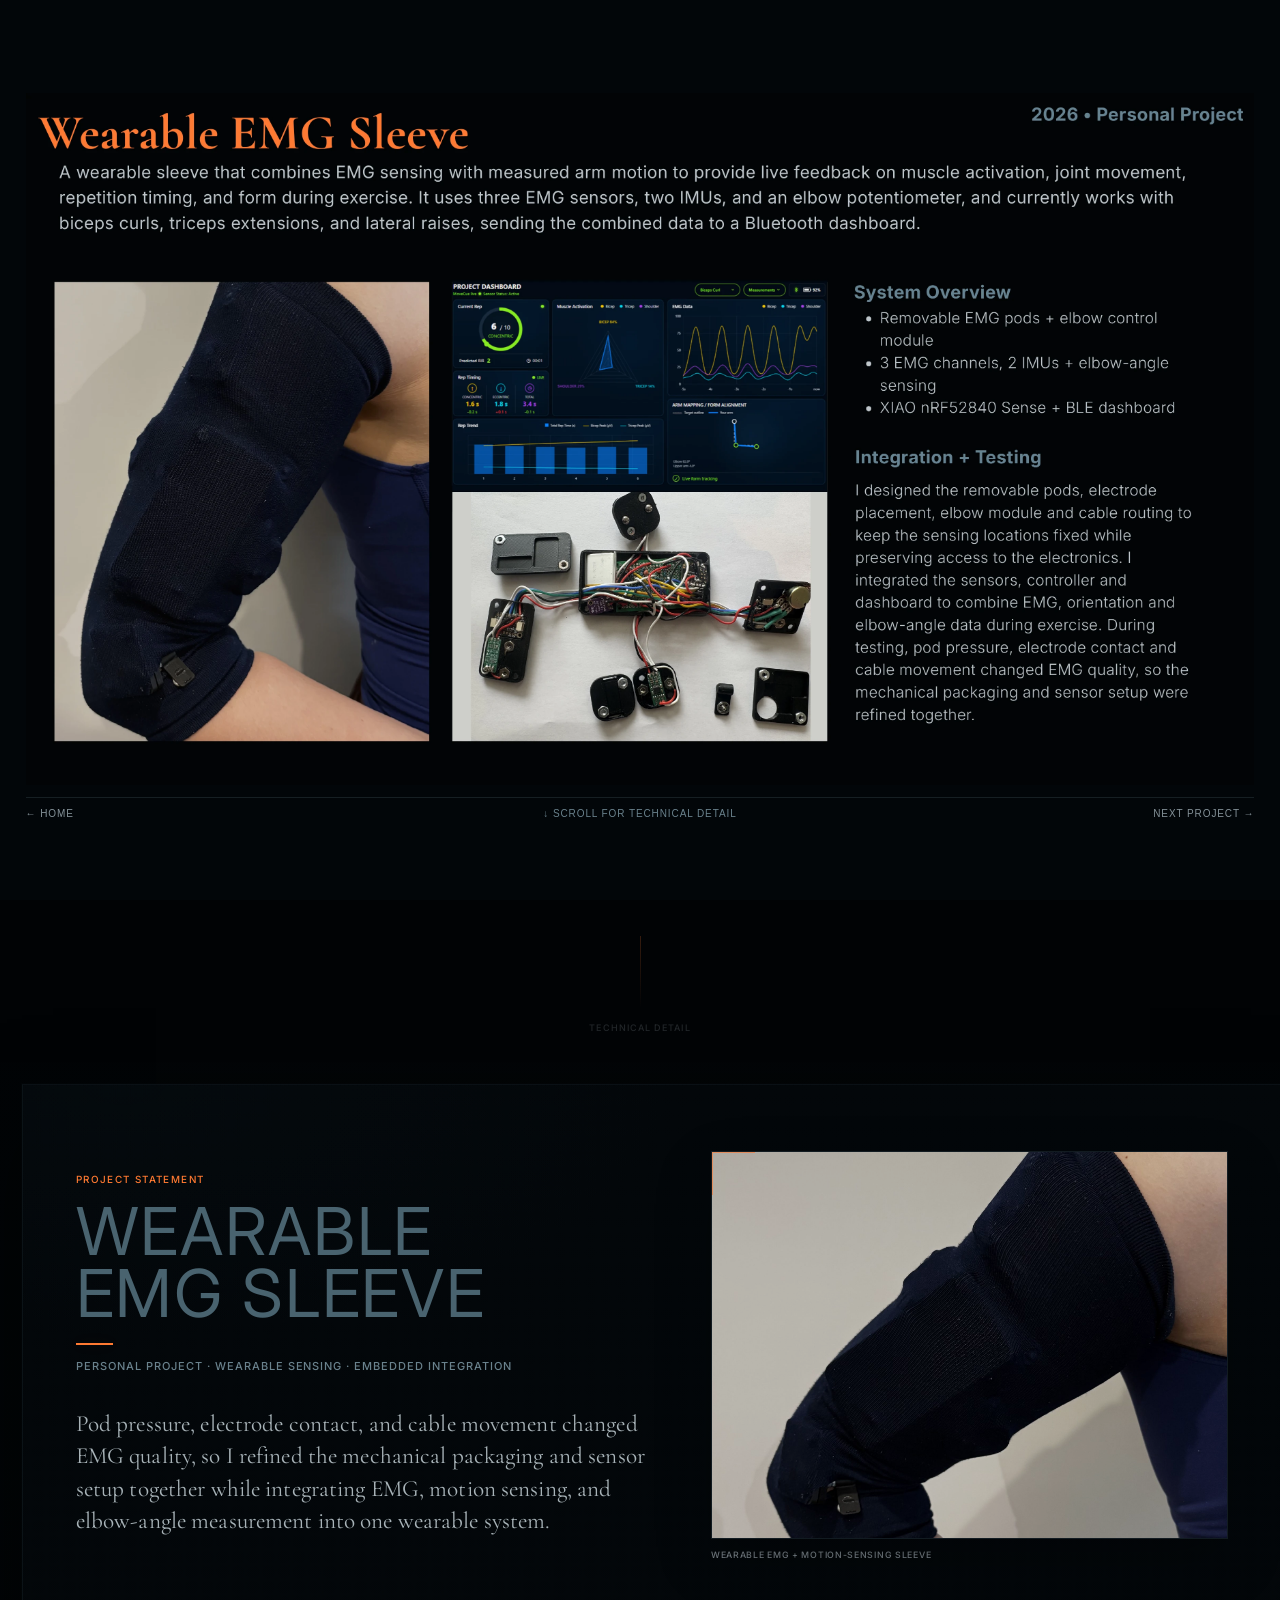
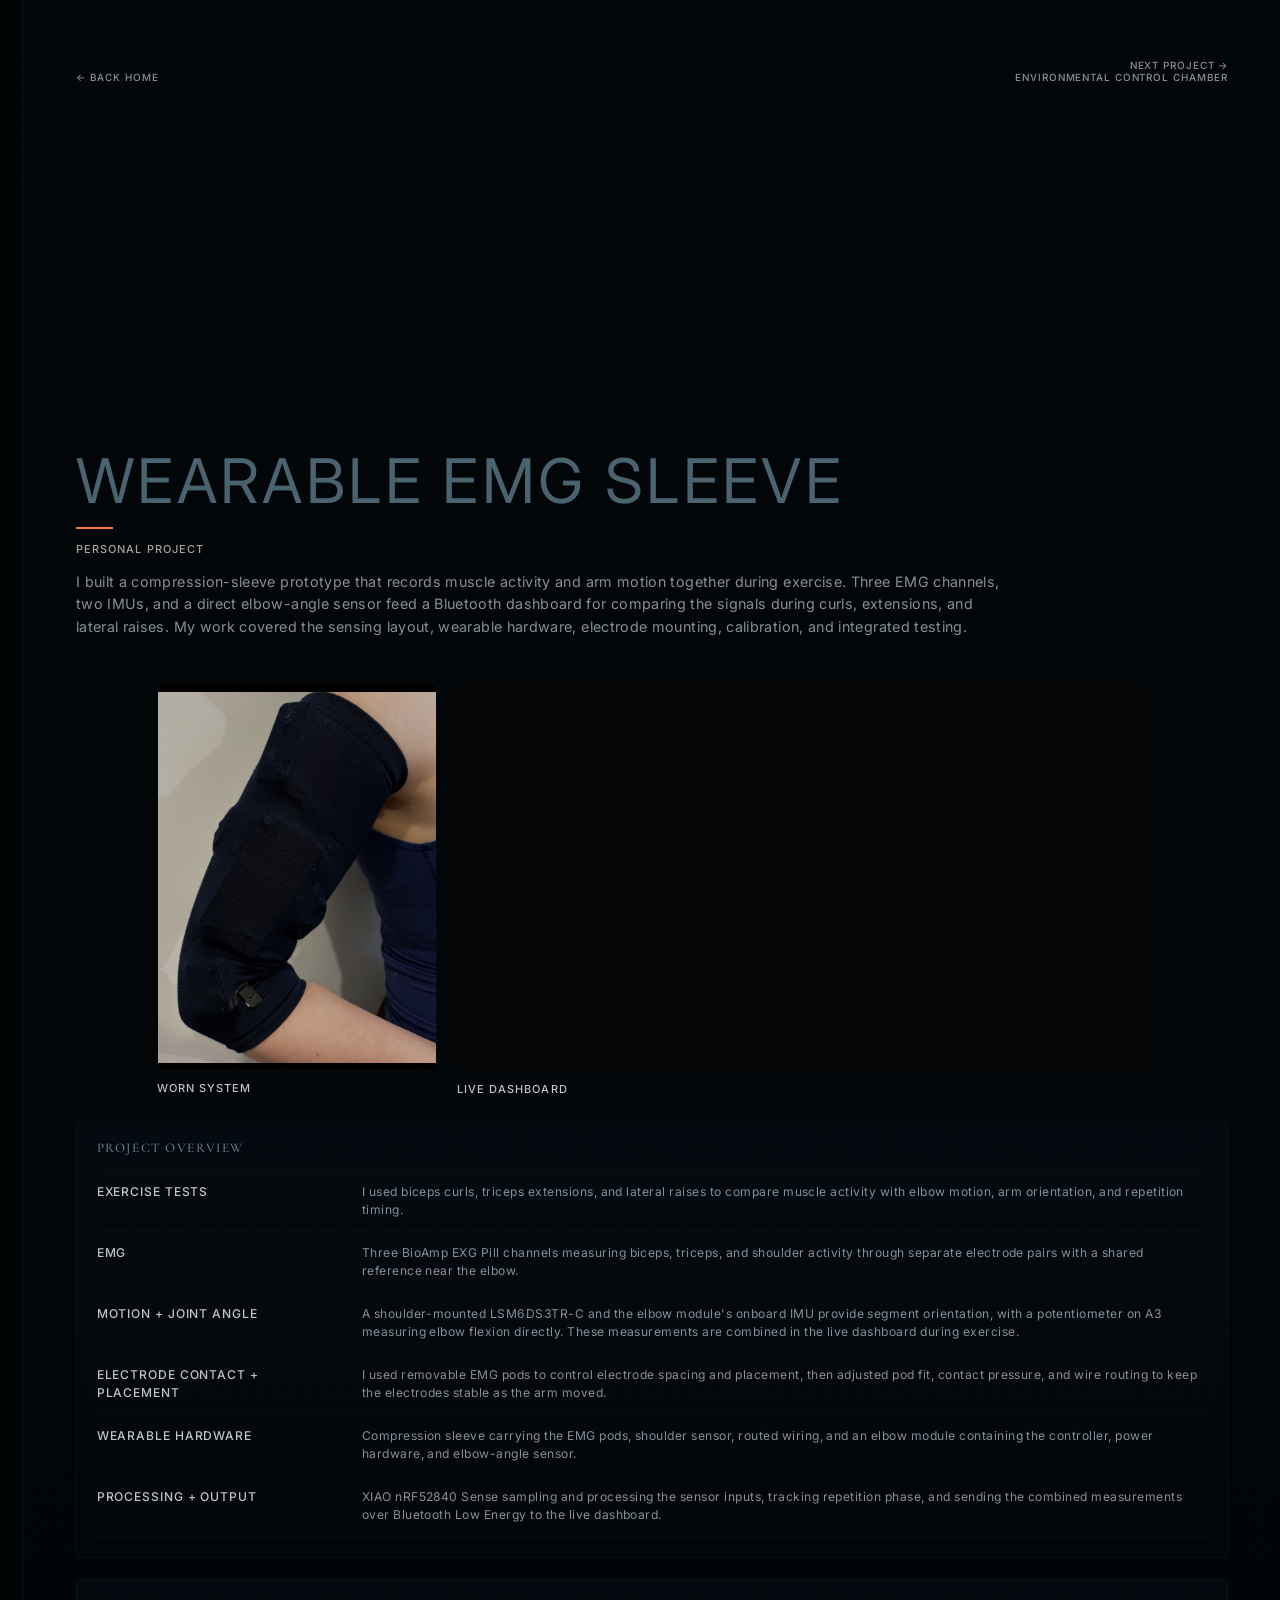
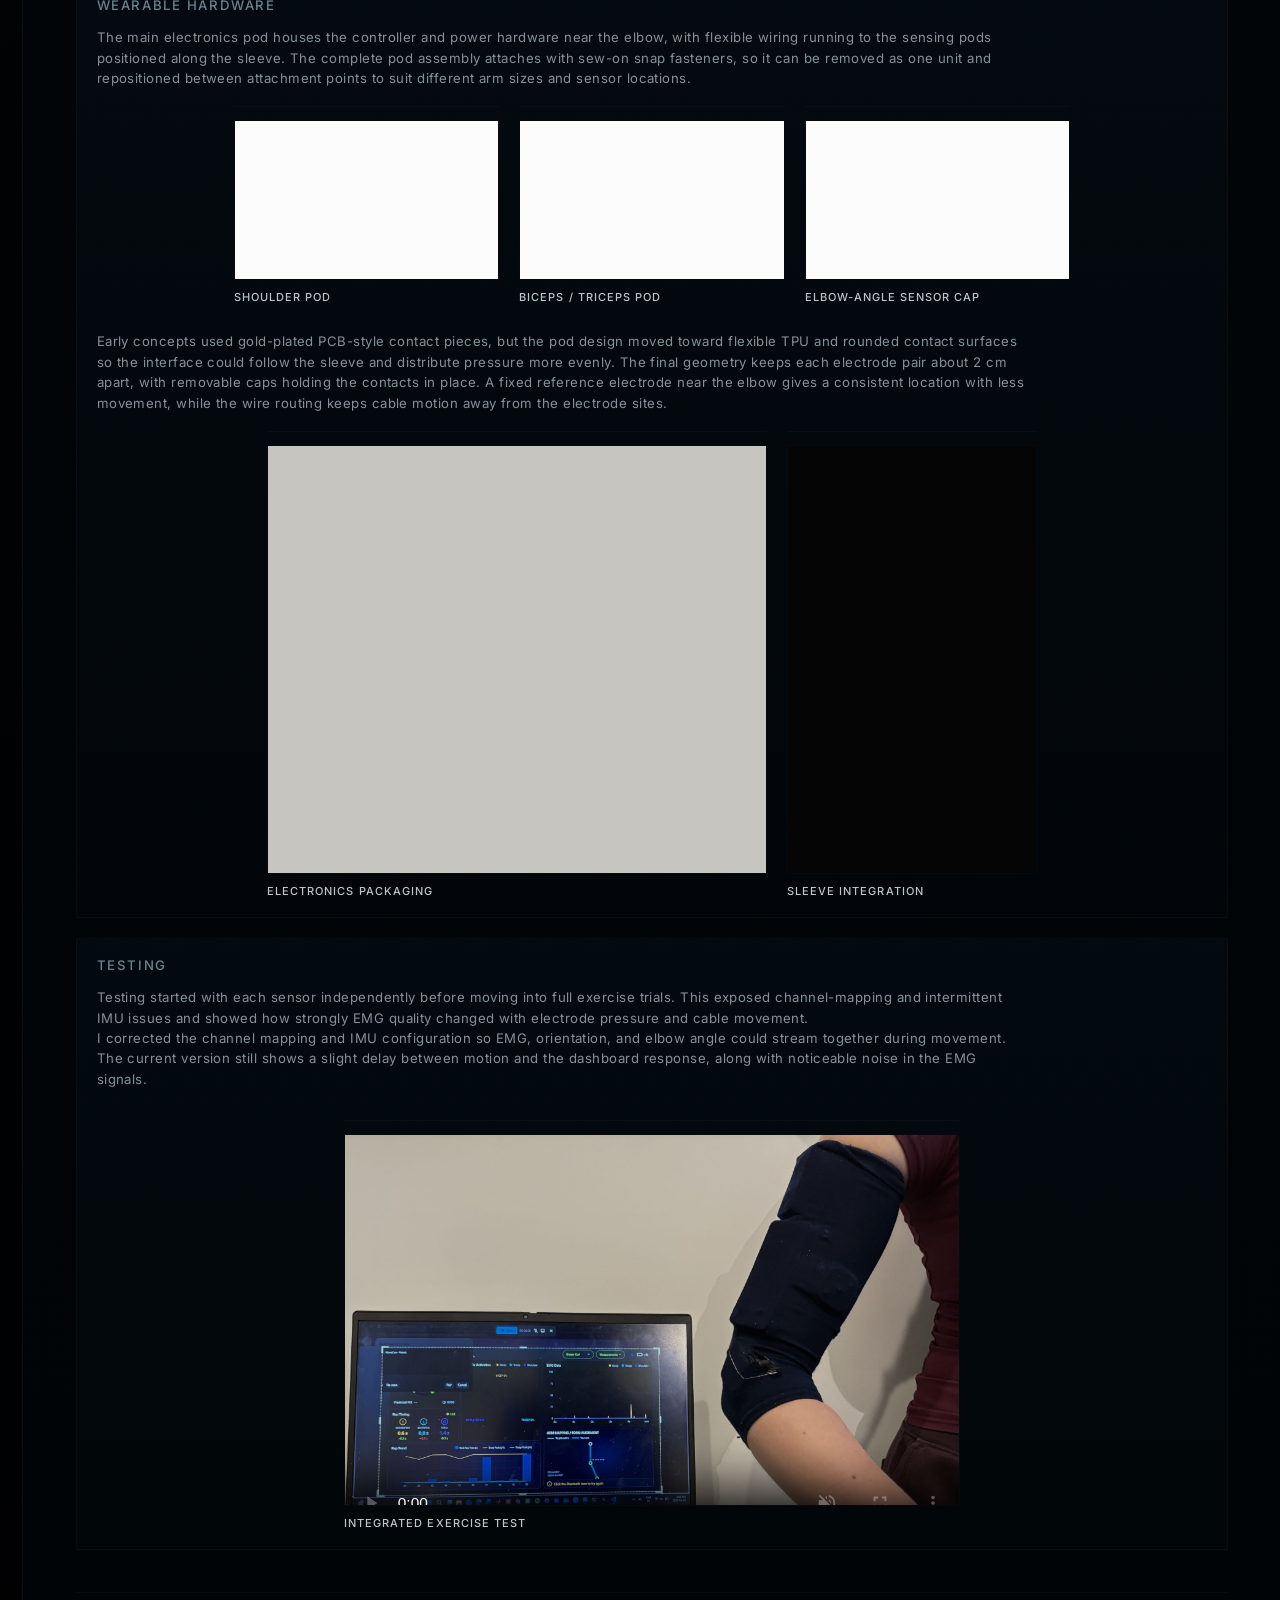
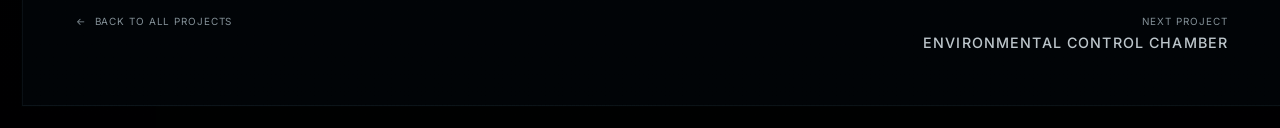
<file: projects_/emg/index.html>
<!DOCTYPE html>
<html lang="en">
<head>
  <meta charset="UTF-8">
  <meta name="viewport" content="width=device-width, initial-scale=1.0">
  <meta name="description" content="Wearable sleeve combining three EMG channels, two IMUs and an elbow potentiometer, streaming to a Bluetooth dashboard for live exercise feedback.">
  <meta property="og:type" content="website">
  <meta property="og:title" content="Wearable EMG Sleeve | Brooklyn Claeys">
  <meta property="og:description" content="Wearable sleeve combining three EMG channels, two IMUs and an elbow potentiometer, streaming to a Bluetooth dashboard for live exercise feedback.">
    <meta property="og:image" content="emg_photos/emg_wear1.jpeg">
  <meta name="twitter:image" content="emg_photos/emg_wear1.jpeg">
<meta name="twitter:card" content="summary_large_image">
  <meta name="theme-color" content="#020609">
  <link rel="icon" href="data:image/svg+xml,%3Csvg xmlns='http://www.w3.org/2000/svg' viewBox='0 0 64 64'%3E%3Crect width='64' height='64' rx='12' fill='%23020609'/%3E%3Ctext x='32' y='43' font-family='Georgia,serif' font-size='30' font-weight='700' text-anchor='middle' fill='%23ff7a32'%3EBC%3C/text%3E%3C/svg%3E">

  <title>Wearable EMG Sleeve | Brooklyn Claeys</title>

  <link rel="preconnect" href="https://fonts.googleapis.com">
  <link rel="preconnect" href="https://fonts.gstatic.com" crossorigin>
  <link
    href="https://fonts.googleapis.com/css2?family=Cormorant+Garamond:wght@500;600;700&family=Inter:wght@400;500&display=swap"
    rel="stylesheet"
  >

  <style>
    :root {
      --bg: #0b0707;
      --panel: #100c0c;
      --panel-soft: rgba(244, 240, 234, 0.026);
      --text: #f4f0ea;
      --muted: #aaa39a;
      --line: rgba(244, 240, 234, 0.30);
      --line-soft: rgba(244, 240, 234, 0.13);
      --accent-line: #123a5a;
      --accent-text: #6fa0c8;
      --paper: #f4f2ed;
      --display: "Cormorant Garamond", Georgia, serif;
      --sans: "Inter", "Helvetica Neue", Arial, sans-serif;
    }

    * {
      box-sizing: border-box;
    }

    html {
      scroll-behavior: smooth;
      background: var(--bg);
    }

    body {
      margin: 0;
      min-height: 100vh;
      overflow-x: hidden;
      background: var(--bg);
      color: var(--text);
      font-family: var(--sans);
      letter-spacing: 0.02em;
      scrollbar-color:
        rgba(244, 240, 234, 0.28)
        rgba(11, 7, 7, 0.78);
      scrollbar-width: thin;
    }

    *::-webkit-scrollbar {
      width: 8px;
      height: 8px;
    }

    *::-webkit-scrollbar-track {
      background: rgba(11, 7, 7, 0.78);
    }

    *::-webkit-scrollbar-thumb {
      background: rgba(244, 240, 234, 0.24);
      border: 2px solid rgba(11, 7, 7, 0.78);
      border-radius: 999px;
    }

    a {
      color: inherit;
      text-decoration: none;
    }

    .background-context {
      position: fixed;
      inset: 0;
      padding: 42px clamp(22px, 4.6vw, 72px);
      opacity: 0.1;
      filter: blur(1.5px);
      pointer-events: none;
    }

    .ghost-header {
      height: 250px;
      border-bottom: 1px solid var(--line-soft);
    }

    .ghost-name {
      margin: 0;
      font-family: var(--display);
      font-size: clamp(80px, 12vw, 150px);
      line-height: 0.76;
      text-transform: uppercase;
    }

    .ghost-grid {
      display: grid;
      grid-template-columns: repeat(3, 1fr);
      gap: clamp(18px, 2vw, 30px);
      margin-top: 48px;
    }

    .ghost-block {
      height: 340px;
      background: var(--panel);
      border: 1px solid var(--line-soft);
    }

    .overlay-wrap {
      position: relative;
      z-index: 2;
      min-height: 100vh;
      display: grid;
      place-items: center;
      padding: 42px 22px;
    }

    .summary-panel {
      width: min(960px, 90vw);
      max-height: 88vh;
      overflow: auto;
      padding: clamp(26px, 3.8vw, 48px);
      background: rgba(11, 7, 7, 0.965);
      border: 1px solid var(--line-soft);
      box-shadow: 0 28px 80px rgba(0, 0, 0, 0.45);
    }

    .panel-top {
      display: grid;
      grid-template-columns: 1fr auto;
      gap: 22px;
      align-items: start;
      margin-bottom: 14px;
    }

    h1 {
      max-width: 720px;
      margin: 0;
      font-size: clamp(34px, 4.8vw, 56px);
      line-height: 0.9;
      font-weight: 400;
      letter-spacing: 0.055em;
      text-transform: uppercase;
    }

    .pdf-link {
      justify-self: end;
      width: fit-content;
      padding-bottom: 4px;
      color: var(--muted);
      border-bottom: 1px solid var(--line);
      font-size: 11px;
      line-height: 1;
      letter-spacing: 0.08em;
      text-transform: uppercase;
      white-space: nowrap;
      transition: color 160ms ease, border-color 160ms ease;
    }

    .pdf-link:hover {
      color: var(--accent-text);
      border-color: var(--accent-line);
    }

    .project-type {
      margin: 0 0 14px;
      color: var(--muted);
      font-size: 10px;
      line-height: 1;
      font-weight: 500;
      letter-spacing: 0.1em;
      text-transform: uppercase;
    }

    .summary-intro {
      max-width: 850px;
      margin: 0 0 28px;
      color: rgba(244, 240, 234, 0.76);
      font-size: 13px;
      line-height: 1.58;
      letter-spacing: 0.025em;
    }

    .summary-grid,
    .design-grid {
      display: grid;
      gap: 18px;
    }

    .summary-grid {
      grid-template-columns: repeat(2, minmax(0, 1fr));
      margin-bottom: 18px;
    }

    .summary-card {
      padding: 18px;
      background: var(--panel-soft);
      border: 1px solid var(--line-soft);
    }

    .summary-card.full {
      grid-column: 1 / -1;
    }

    .summary-card h2 {
      margin: 0 0 14px;
      font-size: 12px;
      line-height: 1;
      font-weight: 500;
      letter-spacing: 0.12em;
      text-transform: uppercase;
    }

    .section-heading {
      margin: 0 0 16px;
      color: rgba(244, 240, 234, 0.86);
      font-family: var(--display);
      font-size: 20px;
      line-height: 1;
      font-weight: 500;
      letter-spacing: 0.025em;
      text-transform: none;
    }

    .summary-card > p {
      max-width: 850px;
      margin: 0;
      color: var(--muted);
      font-size: 12px;
      line-height: 1.55;
      letter-spacing: 0.035em;
    }

    .visual-card,
    .evidence-card {
      display: grid;
      grid-template-rows: auto auto 1fr;
      gap: 11px;
      padding-top: 12px;
      border-top: 1px solid rgba(244, 240, 234, 0.10);
    }

    .visual-card h3,
    .evidence-card h3 {
      margin: 0;
      font-size: 10px;
      line-height: 1;
      font-weight: 500;
      letter-spacing: 0.095em;
      text-transform: uppercase;
    }

    .visual-card p,
    .evidence-card p {
      margin: 0;
      color: var(--muted);
      font-size: 11px;
      line-height: 1.42;
      letter-spacing: 0.035em;
    }

    .media-frame {
      position: relative;
      width: 100%;
      display: grid;
      place-items: center;
      overflow: hidden;
      background: var(--panel);
      border: 1px solid var(--line-soft);
      box-shadow:
        inset 0 0 0 14px var(--panel),
        inset 0 0 0 15px var(--line-soft);
    }

    .media-frame img,
    .media-frame video {
      display: block;
      width: 100%;
      height: 100%;
    }

    .hero-card {
      margin-bottom: 24px;
    }

    .hero-frame {
      aspect-ratio: 16 / 9;
      background: #000;
    }

    .hero-frame video {
      object-fit: contain;
      object-position: center;
      background: #000;
    }

    .system-list {
      display: grid;
      margin-top: 4px;
      border-top: 1px solid var(--line-soft);
    }

    .system-row {
      display: grid;
      grid-template-columns: 0.29fr 1fr;
      gap: 18px;
      padding: 11px 0;
      border-bottom: 1px solid rgba(244, 240, 234, 0.10);
    }

    .system-row strong,
    .system-row span {
      font-size: 11px;
      line-height: 1.48;
      letter-spacing: 0.04em;
    }

    .system-row strong {
      color: var(--text);
      font-weight: 500;
      letter-spacing: 0.075em;
      text-transform: uppercase;
    }

    .system-row span {
      color: var(--muted);
    }

    .design-grid {
      grid-template-columns: repeat(2, minmax(0, 1fr));
      margin-top: 16px;
    }

    .design-grid .media-frame {
      height: 340px;
    }

    .swap-card,
    .swap-image {
      position: relative;
      width: 100%;
      height: 100%;
    }

    .swap-card {
      outline: none;
    }

    .swap-image img {
      position: absolute;
      inset: 0;
      transition: opacity 180ms ease;
    }

    .default-image {
      opacity: 1;
    }

    .hover-image {
      opacity: 0;
    }

    .swap-card:hover .default-image,
    .swap-card:focus-visible .default-image {
      opacity: 0;
    }

    .swap-card:hover .hover-image,
    .swap-card:focus-visible .hover-image {
      opacity: 1;
    }

    .cad-image {
      object-fit: contain;
      object-position: center;
      padding: 18px;
      background: #ffffff;
      filter: saturate(0.78) contrast(1.02) brightness(0.99);
    }

    .cad-frame {
      background: #ffffff;
      box-shadow:
        inset 0 0 0 14px #ffffff,
        inset 0 0 0 15px var(--line-soft);
    }

    .cad-frame .swap-image {
      background: #ffffff;
    }

    .hardware-grid .media-frame.cad-frame {
      height: 360px;
    }

    .chamber-image {
      object-fit: cover;
      object-position: center;
      background: #000;
      filter: saturate(0.86) contrast(1.03) brightness(0.92);
    }

    .validation-card {
      margin-top: 18px;
    }

    .validation-frame {
      aspect-ratio: 5 / 3;
      background: #050505;
      box-shadow:
        inset 0 0 0 8px #050505,
        inset 0 0 0 9px var(--line-soft);
    }

    .validation-frame img {
      object-fit: contain;
      object-position: center;
      padding: 6px;
      background: #050505;
    }

    .cta-row {
      display: grid;
      grid-template-columns: 1fr auto 1fr;
      align-items: center;
      margin-top: 34px;
      padding-top: 22px;
      border-top: 1px solid var(--line-soft);
    }

    .home-link {
      grid-column: 2;
      justify-self: center;
      min-width: 220px;
      padding: 10px 0;
      color: var(--text);
      text-align: center;
      border-top: 1px solid var(--accent-line);
      border-bottom: 1px solid var(--line-soft);
      font-size: 10px;
      line-height: 1;
      letter-spacing: 0.085em;
      text-transform: uppercase;
      transition: color 160ms ease, border-color 160ms ease;
    }

    .home-link:hover {
      color: var(--accent-text);
      border-top-color: var(--accent-text);
      border-bottom-color: var(--accent-line);
    }

    @media (max-width: 760px) {
      .background-context {
        opacity: 0.08;
        filter: blur(1px);
      }

      .overlay-wrap {
        padding: 18px;
      }

      .summary-panel {
        width: min(100%, 620px);
        max-height: 92vh;
        padding: 24px;
      }

      h1 {
        font-size: 36px;
        line-height: 0.92;
      }

      .summary-grid {
        grid-template-columns: 1fr;
        gap: 14px;
      }

      .summary-card {
        padding: 16px;
      }

      .system-row {
        grid-template-columns: 0.4fr 1fr;
        gap: 12px;
      }

      .design-grid {
        gap: 12px;
      }

      .design-grid .media-frame {
        height: 260px;
      }
    }

    @media (max-width: 600px) {
      .design-grid {
        grid-template-columns: 1fr;
      }

      .design-grid .media-frame {
        height: 300px;
      }

      .validation-frame {
        aspect-ratio: 4 / 3;
      }
    }

    @media (max-width: 520px) {
      .panel-top {
        grid-template-columns: 1fr;
      }

      .pdf-link {
        justify-self: start;
      }

      .system-row {
        grid-template-columns: 1fr;
        gap: 3px;
      }

      .cta-row {
        grid-template-columns: 1fr;
      }

      .home-link {
        grid-column: 1;
        justify-self: start;
        min-width: 180px;
      }
    }
  
    /* Shared portfolio project footer */
    .project-footer {
      display: grid;
      grid-template-columns: 1fr auto;
      gap: 24px;
      align-items: start;
      margin-top: 38px;
      padding-top: 22px;
      border-top: 1px solid var(--line-soft);
    }

    .all-projects-link {
      display: inline-flex;
      align-items: center;
      gap: 8px;
      width: fit-content;
      color: rgba(244, 240, 234, 0.48);
      font-size: 9px;
      line-height: 1;
      letter-spacing: 0.09em;
      text-transform: uppercase;
      transition: color 160ms ease;
    }

    .all-projects-link:hover {
      color: var(--text);
    }

    .next-project-link {
      display: grid;
      justify-items: end;
      gap: 7px;
      text-align: right;
    }

    .next-project-label {
      color: rgba(244, 240, 234, 0.42);
      font-size: 9px;
      line-height: 1;
      letter-spacing: 0.10em;
      text-transform: uppercase;
    }

    .next-project-title {
      color: var(--text);
      font-family: var(--sans);
      font-size: 13px;
      line-height: 1.25;
      font-weight: 500;
      letter-spacing: 0.08em;
      text-transform: uppercase;
      transition: color 160ms ease;
    }

    .next-project-link:hover .next-project-title {
      color: var(--accent-text);
    }

    @media (max-width: 520px) {
      .project-footer {
        grid-template-columns: 1fr auto;
        gap: 14px;
      }

      .next-project-title {
        font-size: 12px;
      }
    }


    /* Upper-limb sensing visual hierarchy */
    .hero-frame img,
    .hero-frame video {
      width: 100%;
      height: 100%;
      object-fit: contain;
      object-position: center;
      background: #000;
    }

    .component-row,
    .system-cad-row,
    .hardware-grid,
    .result-grid {
      display: grid;
      gap: 18px;
      margin-top: 16px;
      align-items: start;
    }

    .component-row {
      grid-template-columns: repeat(3, minmax(0, 1fr));
      max-width: 760px;
      margin-left: auto;
      margin-right: auto;
    }

    .system-cad-row,
    .hardware-grid,
    .result-grid {
      grid-template-columns: repeat(2, minmax(0, 1fr));
    }

    .component-row .media-frame {
      height: 145px;
      background: #ffffff;
    }

    .system-cad-row .media-frame {
      height: 180px;
      background: #ffffff;
    }

    .hardware-grid .media-frame,
    .result-grid .media-frame {
      height: 300px;
    }

    .component-photo,
    .cad-image {
      object-fit: contain;
      object-position: center;
      padding: 14px;
      background: #ffffff;
      filter: saturate(0.92) contrast(1.01) brightness(0.99);
    }

    .wearing-photo {
      object-fit: cover;
      object-position: center;
      background: #000;
      filter: saturate(0.88) contrast(1.03) brightness(0.93);
    }

    .electronics-photo {
      object-fit: contain;
      object-position: center;
      padding: 12px;
      background: #ffffff;
      filter: saturate(0.9) contrast(1.02) brightness(0.98);
    }

    .dashboard-image {
      object-fit: contain;
      object-position: center;
      padding: 6px;
      background: #050505;
    }

    .integrated-test-photo {
      object-fit: cover;
      object-position: center;
      background: #050505;
      filter: saturate(0.9) contrast(1.02) brightness(0.95);
    }

    .pdf-video-poster {
      display: none !important;
    }

    .visual-card.header-only {
      grid-template-rows: auto auto;
    }

    .hardware-separator-copy {
      margin-top: 26px !important;
      margin-bottom: 4px !important;
    }

    @media (max-width: 760px) {
      .component-row,
      .system-cad-row,
      .hardware-grid,
      .result-grid {
        gap: 12px;
      }

      .component-row .media-frame {
        height: 125px;
      }

      .system-cad-row .media-frame {
        height: 160px;
      }

      .hardware-grid .media-frame,
      .result-grid .media-frame {
        height: 250px;
      }
    }

    @media (max-width: 600px) {
      .system-cad-row,
      .hardware-grid,
      .result-grid {
        grid-template-columns: 1fr;
      }

      .component-row {
        grid-template-columns: repeat(3, minmax(0, 1fr));
        gap: 8px;
      }

      .component-row .media-frame {
        height: 105px;
      }

      .system-cad-row .media-frame {
        height: 180px;
      }

      .hardware-grid .media-frame,
      .result-grid .media-frame {
        height: 300px;
      }
    }
  


    /* Media sizing: preserve each source image's natural orientation. */
    .top-showcase {
      grid-template-columns: minmax(0, 0.72fr) minmax(0, 1.7fr);
      align-items: stretch;
      max-width: 850px;
      margin-left: auto;
      margin-right: auto;
    }

    .top-showcase .visual-card {
      min-width: 0;
    }

    .top-showcase .media-frame {
      height: 350px;
      padding: 0;
      background: #050505;
      box-shadow: none;
    }

    .top-showcase .wearing-photo {
      width: 100%;
      height: 100%;
      padding: 0;
      object-fit: cover;
      object-position: center;
      background: #050505;
    }

    .top-showcase .dashboard-image {
      width: 100%;
      height: 100%;
      padding: 0;
      object-fit: contain;
      object-position: center;
      background: #050505;
    }

    /* CAD/component views may contain their own white canvas; do not add a second border of padding. */
    .component-row .media-frame {
      padding: 0;
      background: #ffffff;
      box-shadow: none;
    }

    .component-row .component-photo,
    .component-row .cad-image {
      width: 100%;
      height: 100%;
      padding: 0;
      object-fit: contain;
      object-position: center;
      background: #ffffff;
    }

    /* Electronics is the primary hardware view; sleeve is a narrow supporting crop. */
    .hardware-grid {
      grid-template-columns: minmax(0, 2fr) minmax(0, 1fr);
      max-width: 820px;
      margin-left: auto;
      margin-right: auto;
      align-items: stretch;
    }

    .hardware-grid .media-frame {
      width: 100%;
      height: 330px;
      padding: 0;
      background: #050505;
      box-shadow: none;
    }

    .hardware-grid .electronics-photo {
      width: 100%;
      height: 100%;
      padding: 0;
      object-fit: cover;
      object-position: center;
      background: #050505;
    }

    .hardware-grid .sleeve-photo {
      width: 100%;
      height: 100%;
      padding: 0;
      object-fit: cover;
      object-position: 50% 50%;
      background: #050505;
    }

    /* Final test evidence: equal image/video split. */
    .final-test-grid {
      display: grid;
      grid-template-columns: repeat(2, minmax(0, 1fr));
      gap: 18px;
      margin-top: 18px;
      align-items: start;
    }

    .final-test-grid .media-frame {
      width: 100%;
      aspect-ratio: 16 / 10;
      height: auto;
      padding: 0;
      background: #050505;
      box-shadow: none;
    }

    .final-test-grid img,
    .final-test-grid video {
      width: 100%;
      height: 100%;
      object-fit: cover;
      object-position: center;
      background: #050505;
    }

    /* Integrated test photo is 2048x1439; match that ratio instead of forcing 5:3. */
    .validation-frame {
      aspect-ratio: 2048 / 1439;
      padding: 0;
      box-shadow: none;
    }

    .validation-frame .integrated-test-photo {
      width: 100%;
      height: 100%;
      padding: 0;
      object-fit: cover;
      object-position: center;
      background: #050505;
    }

    /* The final demo is 1790x1080; matching it removes arbitrary black bars. */
    .demo-video-card .hero-frame {
      aspect-ratio: 1790 / 1080;
      height: auto;
      padding: 0;
      box-shadow: none;
    }

    .demo-video-card .hero-frame video {
      width: 100%;
      height: 100%;
      object-fit: cover;
      object-position: center;
    }

    @media (max-width: 760px) {
      .top-showcase {
        grid-template-columns: minmax(0, 0.72fr) minmax(0, 1.7fr);
      }

      .top-showcase .media-frame {
        height: 280px;
      }

      .hardware-grid {
        max-width: 720px;
      }
    }

    @media (max-width: 600px) {
      .top-showcase {
        grid-template-columns: 1fr;
      }

      .top-showcase .media-frame {
        height: auto;
      }

      .top-showcase .visual-card:first-child .media-frame {
        aspect-ratio: 1479 / 2048;
      }

      .top-showcase .visual-card:last-child .media-frame {
        aspect-ratio: 16 / 9;
      }

      .hardware-grid,
      .final-test-grid {
        grid-template-columns: 1fr;
        max-width: 430px;
      }

      .hardware-grid .media-frame {
        height: 300px;
      }
    }


    /* Clean, aligned split layouts. */
    .top-showcase {
      grid-template-columns: repeat(2, minmax(0, 1fr));
      max-width: 900px;
      gap: 18px;
      align-items: stretch;
    }

    .top-showcase .visual-card,
    .final-test-grid .visual-card,
    .hardware-grid .visual-card {
      min-width: 0;
      align-self: stretch;
    }

    .top-showcase .media-frame {
      height: 320px;
    }

    .top-showcase .wearing-photo {
      object-fit: cover;
      object-position: 50% 48%;
    }

    .top-showcase .dashboard-image {
      object-fit: contain;
      object-position: center;
      background: #050505;
    }

    .hardware-grid {
      grid-template-columns: minmax(0, 2fr) minmax(0, 1fr);
      max-width: 860px;
      gap: 18px;
      align-items: stretch;
    }

    .hardware-grid .media-frame {
      height: 340px;
    }

    .hardware-grid .electronics-photo {
      object-fit: cover;
      object-position: center;
    }

    .hardware-grid .sleeve-photo {
      object-fit: cover;
      object-position: 50% 50%;
    }

    .final-test-grid {
      grid-template-columns: repeat(2, minmax(0, 1fr));
      gap: 18px;
      align-items: stretch;
    }

    .final-test-grid .visual-card {
      grid-template-rows: 300px auto;
      gap: 11px;
    }

    .final-test-grid .media-frame {
      width: 100%;
      height: 300px;
      aspect-ratio: auto;
      padding: 0;
    }

    .final-test-grid img,
    .final-test-grid video {
      display: block;
      width: 100%;
      height: 100%;
      object-fit: cover;
      object-position: center;
      margin: 0;
    }

    @media (max-width: 760px) {
      .top-showcase .media-frame {
        height: 280px;
      }

      .final-test-grid .visual-card {
        grid-template-rows: 260px auto;
      }

      .final-test-grid .media-frame {
        height: 260px;
      }
    }

    @media (max-width: 600px) {
      .top-showcase,
      .hardware-grid,
      .final-test-grid {
        grid-template-columns: 1fr;
        max-width: 430px;
      }

      .top-showcase .media-frame,
      .hardware-grid .media-frame,
      .final-test-grid .media-frame {
        height: 300px;
      }

      .final-test-grid .visual-card {
        grid-template-rows: 300px auto;
      }
    }

    /* Final media layout: natural aspect ratios, no forced 50/50 cropping. */
    .top-showcase {
      grid-template-columns: minmax(0, 0.722fr) minmax(0, 1.778fr);
      max-width: 900px;
      gap: 18px;
      align-items: start;
      margin-left: auto;
      margin-right: auto;
    }

    .top-showcase .visual-card {
      min-width: 0;
    }

    .top-showcase .media-frame {
      width: 100%;
      height: auto;
      padding: 0;
      overflow: hidden;
      background: #050505;
      box-shadow: none;
    }

    .top-showcase .visual-card:first-child .media-frame {
      aspect-ratio: 1479 / 2048;
    }

    .top-showcase .visual-card:last-child .media-frame {
      aspect-ratio: 16 / 9;
    }

    .top-showcase .wearing-photo,
    .top-showcase .dashboard-image {
      display: block;
      width: 100%;
      height: 100%;
      padding: 0;
      object-fit: contain;
      object-position: center;
      background: #050505;
    }

    .final-test-grid.video-only {
      display: block;
      width: 100%;
      max-width: 900px;
      margin: 18px auto 0;
    }

    .final-test-grid.video-only .visual-card {
      display: grid;
      grid-template-rows: auto auto;
      gap: 11px;
      width: 100%;
    }

    .final-test-grid.video-only .media-frame {
      width: 100%;
      height: auto;
      aspect-ratio: 1790 / 1080;
      padding: 0;
      overflow: hidden;
      background: #050505;
      box-shadow: none;
    }

    .final-test-grid.video-only video {
      display: block;
      width: 100%;
      height: 100%;
      margin: 0;
      object-fit: contain;
      object-position: center;
      background: #050505;
    }

    @media (max-width: 600px) {
      .top-showcase {
        grid-template-columns: 1fr;
        max-width: 430px;
      }

      .top-showcase .visual-card:first-child .media-frame {
        aspect-ratio: 1479 / 2048;
      }

      .top-showcase .visual-card:last-child .media-frame {
        aspect-ratio: 16 / 9;
      }

      .final-test-grid.video-only {
        max-width: 430px;
      }
    }

    @media print {
      @page {
        size: Letter portrait;
        margin: 0;
      }

      html,
      body {
        width: 100%;
        min-height: 0;
        overflow: visible !important;
        background: #0b0707 !important;
        -webkit-print-color-adjust: exact !important;
        print-color-adjust: exact !important;
      }

      .background-context {
        display: none !important;
      }

      .overlay-wrap {
        display: block !important;
        min-height: 0 !important;
        padding: 0 !important;
      }

      .summary-panel {
        width: 100% !important;
        max-width: none !important;
        max-height: none !important;
        overflow: visible !important;
        padding: 0.42in !important;
        border: 0 !important;
        box-shadow: none !important;
        background: #0b0707 !important;
      }

      .pdf-link,
      .project-footer {
        display: none !important;
      }

      .media-frame video {
        display: none !important;
      }

      .media-frame .pdf-video-poster {
        display: block !important;
        width: 100% !important;
        height: 100% !important;
        object-fit: cover !important;
        object-position: center !important;
      }

      .hero-card,
      .summary-card,
      .visual-card,
      .system-row,
      .component-row,
      .hardware-grid,
      .result-grid {
        break-inside: avoid;
        page-break-inside: avoid;
      }

      .summary-grid {
        display: block !important;
      }

      .summary-card {
        margin-bottom: 18px;
      }

      .summary-intro {
        margin-bottom: 18px;
      }

      .hero-frame {
        max-height: 4.1in;
      }

      .component-row .media-frame {
        height: 1.55in !important;
      }

      .hardware-grid .media-frame,
      .result-grid .media-frame {
        height: 2.45in !important;
      }
    }


    .demo-video-card {
      width: min(690px, 100%);
      margin: 28px auto 0;
    }


    /* Electronics split crop fix: preserve full open-pod photo in the 2/3 column. */
    .hardware-grid .media-frame {
      height: 560px;
    }

    .hardware-grid .electronics-card .media-frame {
      background: #c9c8c2;
    }

    .hardware-grid .electronics-photo {
      width: 100%;
      height: 100%;
      padding: 0;
      object-fit: contain !important;
      object-position: center !important;
      background: #c9c8c2;
    }

    .hardware-grid .sleeve-photo {
      width: 100%;
      height: 100%;
      object-fit: cover !important;
      object-position: 50% 50% !important;
    }

    @media (max-width: 760px) {
      .hardware-grid .media-frame {
        height: 480px;
      }
    }

    @media (max-width: 600px) {
      .hardware-grid .media-frame {
        height: auto;
      }

      .hardware-grid .electronics-card .media-frame {
        aspect-ratio: 3 / 4;
      }

      .hardware-grid .visual-card:not(.electronics-card) .media-frame {
        aspect-ratio: 4 / 5;
      }
    }

  
    /* Final size reduction: keep these media sections compact on desktop and stacked/mobile views. */
    .hardware-grid {
      max-width: 700px !important;
      margin-left: auto !important;
      margin-right: auto !important;
    }

    .hardware-grid .media-frame {
      height: 390px !important;
    }

    .final-test-grid.video-only {
      max-width: 560px !important;
      margin-left: auto !important;
      margin-right: auto !important;
    }

    .demo-video-card {
      width: 100% !important;
      max-width: 560px !important;
      margin-left: auto !important;
      margin-right: auto !important;
    }

    @media (max-width: 760px) {
      .hardware-grid {
        max-width: 600px !important;
      }

      .hardware-grid .media-frame {
        height: 340px !important;
      }

      .final-test-grid.video-only,
      .demo-video-card {
        max-width: 500px !important;
      }
    }

    @media (max-width: 600px) {
      .hardware-grid {
        max-width: 320px !important;
        grid-template-columns: 1fr !important;
      }

      .hardware-grid .media-frame,
      .hardware-grid .electronics-card .media-frame,
      .hardware-grid .visual-card:not(.electronics-card) .media-frame {
        height: 290px !important;
        aspect-ratio: auto !important;
      }

      .final-test-grid.video-only,
      .demo-video-card {
        max-width: 360px !important;
      }
    }

  </style>

  <style id="approved-project-accent-fix">
    /* Approved finishing accents only — preserves the original corrected project-page design. */
    :root {
      --portfolio-orange: #FF7A32;
      --portfolio-orange-hover: #FF9B65;
      --portfolio-orange-line: rgba(255,122,50,.72);
    }
    .pdf-link, .pdf-link:visited {
      color: var(--portfolio-orange) !important;
      border-bottom-color: var(--portfolio-orange-line) !important;
    }
    .pdf-link:hover, .pdf-link:focus-visible {
      color: var(--portfolio-orange-hover) !important;
      border-bottom-color: var(--portfolio-orange-hover) !important;
    }
    a:hover, button:hover {
      --accent-text: var(--portfolio-orange);
    }
    .swap-card:hover .media-frame,
    .swap-card:focus-visible .media-frame {
      border-color: var(--portfolio-orange-line) !important;
    }
    .next-project-link:hover .next-project-title,
    .next-project-link:focus-visible .next-project-title,
    .archive-link:hover, .archive-link:focus-visible {
      color: var(--portfolio-orange) !important;
    }
    :focus-visible { outline-color: var(--portfolio-orange) !important; }
  </style>
  <style id="project-homepage-aesthetic-match">
    /* Project-page visual match to the approved homepage. Layout/content intentionally untouched. */
    :root {
      --project-bg: #000102;
      --project-bg-deep: #000000;
      --project-panel: #010407;
      --project-panel-soft: rgba(5, 14, 21, 0.54);
      --project-text: #edf0f2;
      --project-muted: #87939a;
      --project-blue: #405b68;
      --project-blue-hover: #6a828d;
      --project-line: rgba(54, 75, 86, 0.18);
      --project-line-soft: rgba(54, 75, 86, 0.095);
      --project-orange: #FF7A32;
      --project-orange-hover: #FF9B65;
      --project-orange-soft: rgba(255, 122, 50, 0.14);
      --project-orange-line: rgba(255, 122, 50, 0.76);
    }

    html {
      background: var(--project-bg) !important;
      color-scheme: dark;
    }

    body {
      color: var(--project-text) !important;
      background:
        radial-gradient(850px 520px at 88% 0%, rgba(8, 17, 23, 0.055), transparent 78%),
        radial-gradient(760px 560px at 4% 58%, rgba(8, 20, 28, 0.035), transparent 80%),
        linear-gradient(180deg, var(--project-bg) 0%, #010305 50%, var(--project-bg-deep) 100%) !important;
      -webkit-font-smoothing: antialiased;
      -moz-osx-font-smoothing: grayscale;
      scrollbar-color: rgba(106, 130, 141, 0.36) rgba(0, 1, 2, 0.92) !important;
    }

    *::-webkit-scrollbar-track {
      background: rgba(0, 1, 2, 0.92) !important;
    }

    *::-webkit-scrollbar-thumb {
      background: rgba(106, 130, 141, 0.30) !important;
      border-color: rgba(0, 1, 2, 0.92) !important;
    }

    *::-webkit-scrollbar-thumb:hover {
      background: rgba(106, 130, 141, 0.48) !important;
    }

    ::selection {
      color: var(--project-text);
      background: rgba(255, 122, 50, 0.28);
    }

    /* Keep the original background composition but shift it into the homepage palette. */
    .background-context {
      opacity: 0.13 !important;
      filter: blur(1.35px) !important;
    }

    .ghost-header {
      border-bottom-color: var(--project-line-soft) !important;
    }

    .ghost-name {
      color: rgba(106, 130, 141, 0.34) !important;
    }

    .ghost-block {
      background: rgba(3, 8, 12, 0.82) !important;
      border-color: var(--project-line-soft) !important;
    }

    /* Same blue-black depth as the homepage rather than the old brown/black panel. */
    .summary-panel {
      background:
        radial-gradient(700px 320px at 8% 0%, rgba(20, 43, 56, 0.10), transparent 72%),
        linear-gradient(180deg, rgba(3, 8, 12, 0.985), rgba(1, 4, 7, 0.985)) !important;
      border-color: var(--project-line) !important;
      box-shadow:
        0 28px 80px rgba(0, 0, 0, 0.48),
        0 0 0 1px rgba(64, 91, 104, 0.025) !important;
    }

    h1 {
      color: var(--project-text) !important;
      text-wrap: balance;
    }

    /* Small permanent orange cue: present on every project, including pages without PDFs. */
    h1::after {
      content: '';
      display: block;
      width: 34px;
      height: 2px;
      margin-top: 17px;
      background: var(--project-orange);
      box-shadow: 0 0 12px rgba(255, 122, 50, 0.10);
    }

    .summary-intro,
    .summary-card p,
    .visual-card p,
    .system-row span,
    .next-project-label,
    .all-projects-link,
    .project-files-link,
    .home-link {
      color: var(--project-muted) !important;
    }

    .summary-card {
      background:
        linear-gradient(180deg, rgba(5, 14, 21, 0.58), rgba(2, 7, 11, 0.52)) !important;
      border-color: var(--project-line-soft) !important;
    }

    .summary-card h2,
    .section-heading {
      color: var(--project-blue-hover) !important;
    }

    .visual-card {
      border-top-color: var(--project-line-soft) !important;
    }

    .visual-card h3,
    .system-row strong {
      color: #c9d2d6 !important;
    }

    .system-list,
    .project-footer,
    .cta-row {
      border-color: var(--project-line-soft) !important;
    }

    .system-row {
      border-bottom-color: var(--project-line-soft) !important;
    }

    /* Image framing follows the homepage: cool neutral border at rest, orange only when interactive. */
    .media-frame {
      background: var(--project-bg) !important;
      border-color: var(--project-line-soft) !important;
      box-shadow:
        inset 0 0 0 14px var(--project-panel),
        inset 0 0 0 15px var(--project-line-soft) !important;
    }

    .media-frame.cad {
      /* Preserve the existing light CAD plate while harmonizing its outer edge. */
      border-color: rgba(64, 91, 104, 0.24) !important;
    }

    .swap-card .media-frame {
      transition: border-color 180ms ease, box-shadow 200ms ease, transform 200ms ease !important;
    }

    .swap-card:hover .media-frame,
    .swap-card:focus-visible .media-frame {
      border-color: var(--project-orange-line) !important;
      box-shadow:
        0 0 0 1px rgba(255, 122, 50, 0.18),
        0 0 22px var(--project-orange-soft) !important;
      transform: translateY(-1px);
    }

    .swap-card:hover .media-frame.cad,
    .swap-card:focus-visible .media-frame.cad {
      box-shadow:
        inset 0 0 0 10px var(--cad-bg),
        inset 0 0 0 11px var(--project-orange-line),
        0 0 22px var(--project-orange-soft) !important;
    }

    /* Blue is the structural accent. Orange means action. */
    .pdf-link,
    .pdf-link:visited {
      color: var(--project-orange) !important;
      border-bottom-color: var(--project-orange-line) !important;
    }

    .pdf-link:hover,
    .pdf-link:focus-visible {
      color: var(--project-orange-hover) !important;
      border-bottom-color: var(--project-orange-hover) !important;
    }

    .archive-link {
      border-top-color: var(--project-blue) !important;
      border-bottom-color: var(--project-line-soft) !important;
    }

    .home-link:hover,
    .home-link:focus-visible,
    .archive-link:hover,
    .archive-link:focus-visible,
    .all-projects-link:hover,
    .all-projects-link:focus-visible,
    .project-files-link:hover,
    .project-files-link:focus-visible,
    .next-project-link:hover .next-project-title,
    .next-project-link:focus-visible .next-project-title {
      color: var(--project-orange) !important;
      border-color: var(--project-orange-line) !important;
    }

    .next-project-title {
      color: var(--project-text) !important;
    }

    :focus-visible {
      outline-color: var(--project-orange) !important;
    }

    @media (max-width: 760px) {
      .background-context { opacity: 0.09 !important; }
      h1::after { margin-top: 14px; }
    }
  </style>


<style id="project-homepage-color-hierarchy-v2">
  /* Final project-page colour match. Layout/content intentionally untouched. */
  :root {
    --project-bg: #010305;
    --project-bg-mid: #020507;
    --project-bg-deep: #000102;
    --project-panel: #03070a;
    --project-title-blue: #49636f;
    --project-heading-blue: #6a828d;
    --project-subheading: #bcc5ca;
    --project-body-grey: #849198;
    --project-muted-grey: #747d83;
  }

  html { background: var(--project-bg) !important; }

  body {
    background:
      radial-gradient(900px 620px at 90% 0%, rgba(13, 25, 33, 0.038), transparent 76%),
      radial-gradient(760px 540px at 4% 58%, rgba(7, 15, 21, 0.017), transparent 82%),
      linear-gradient(180deg, var(--project-bg) 0%, var(--project-bg-mid) 52%, var(--project-bg-deep) 100%) !important;
  }

  .summary-panel {
    background:
      radial-gradient(700px 320px at 8% 0%, rgba(20, 43, 56, 0.08), transparent 72%),
      linear-gradient(180deg, rgba(3, 7, 10, 0.985), rgba(1, 4, 7, 0.985)) !important;
  }

  /* Home-page hierarchy: blue titles, grey prose, orange interaction. */
  h1 {
    color: var(--project-title-blue) !important;
  }

  .summary-card h2,
  .section-heading {
    color: var(--project-heading-blue) !important;
  }

  .visual-card h3,
  .system-row strong,
  .next-project-title {
    color: var(--project-subheading) !important;
  }

  .summary-intro,
  .summary-card p,
  .visual-card p,
  .system-row span,
  .next-project-label,
  .all-projects-link,
  .project-files-link,
  .home-link,
  .archive-link,
  .image-caption,
  figcaption,
  .caption,
  li {
    color: var(--project-body-grey) !important;
  }

  .image-label,
  .meta,
  .eyebrow,
  .kicker {
    color: var(--project-muted-grey) !important;
  }

  /* Preserve the established orange action language. */
  .pdf-link,
  .pdf-link:visited {
    color: var(--project-orange) !important;
    border-bottom-color: var(--project-orange-line) !important;
  }

  .pdf-link:hover,
  .pdf-link:focus-visible,
  a:hover,
  a:focus-visible {
    text-decoration-color: var(--project-orange) !important;
  }
</style>


<style id="project-story-layer-v5">
/* Intro/story layer is intentionally contained inside the original project panel. */
.project-story-intro{
  position:relative;
  display:grid;
  grid-template-columns:minmax(0,1.05fr) minmax(280px,.95fr);
  gap:clamp(30px,4.5vw,58px);
  align-items:center;
  width:100%;
  margin:0 0 clamp(38px,5vw,56px);
  padding:clamp(8px,1vw,12px) 0 clamp(38px,5vw,52px);
  border-bottom:1px solid var(--project-line-soft,rgba(64,91,104,.14));
  overflow:visible;
}
.project-story-copy{min-width:0;max-width:620px}
.project-story-kicker{margin:0 0 14px;color:var(--project-orange,#FF7A32)!important;font:500 9px/1 var(--sans);letter-spacing:.14em;text-transform:uppercase}
.project-story-title{margin:0;color:var(--project-title-blue,#49636f)!important;font-family:var(--sans);font-size:clamp(36px,4.8vw,60px);line-height:.94;font-weight:400;letter-spacing:.025em;text-transform:uppercase;text-wrap:balance}
.project-story-subtitle{margin:13px 0 0;color:var(--project-heading-blue,#6a828d)!important;font:500 10px/1.4 var(--sans);letter-spacing:.09em;text-transform:uppercase}
.project-story-statement{margin:clamp(22px,3vw,30px) 0 0;max-width:58ch;color:#a8b3b8!important;font-family:var(--display,Georgia,serif);font-size:clamp(17px,1.65vw,22px);line-height:1.4;letter-spacing:.005em}

.project-story-actions{display:flex;flex-wrap:wrap;gap:10px 22px;align-items:center;margin-top:26px}
.project-story-action{display:inline-flex;align-items:center;gap:8px;padding:5px 0;border-bottom:1px solid transparent;color:var(--project-body-grey,#849198)!important;font:500 9px/1 var(--sans);letter-spacing:.09em;text-transform:uppercase;transition:color 180ms ease,border-color 180ms ease,transform 280ms cubic-bezier(.22,1,.36,1)}
.project-story-action.primary{color:var(--project-orange,#FF7A32)!important;border-bottom-color:rgba(255,122,50,.42)}
.project-story-action:hover,.project-story-action:focus-visible{color:var(--project-orange-hover,#ff9a63)!important;border-bottom-color:var(--project-orange,#FF7A32);transform:translateY(-1px);outline:none}
.project-story-visual{min-width:0;margin:0}
.project-story-frame{position:relative;width:100%;aspect-ratio:4/3;overflow:hidden;background:var(--project-panel,#03070a);border:1px solid rgba(74,101,114,.22);box-shadow:0 20px 48px rgba(0,0,0,.23)}
.project-story-frame::before{content:'';position:absolute;z-index:2;left:0;top:0;width:38px;height:38px;border-left:1px solid rgba(255,122,50,.62);border-top:1px solid rgba(255,122,50,.62);pointer-events:none}
.project-story-frame img{display:block;width:100%;height:100%;object-fit:var(--story-fit,cover);object-position:var(--story-position,center);background:var(--story-bg,transparent);filter:saturate(.94) brightness(.94) contrast(1.02);transform:scale(var(--story-scale,1))}
.project-story-caption{margin:9px 0 0;color:var(--project-muted-grey,#747d83)!important;font:500 8px/1.4 var(--sans);letter-spacing:.08em;text-transform:uppercase}
.technical-depth-cue{display:flex;align-items:center;gap:11px;margin:0 0 22px;color:var(--project-muted-grey,#747d83)!important;font:500 9px/1 var(--sans);letter-spacing:.11em;text-transform:uppercase;scroll-margin-top:28px}
.technical-depth-cue::before{content:'';width:25px;height:1px;background:var(--project-orange,#FF7A32)}

/* Natural motion: one directional entrance. No blur, no transform feedback loop. */
.story-motion .project-story-copy,.story-motion .project-story-visual,.story-motion .story-flow-target{
  opacity:.001;
  transform:translate3d(var(--story-enter-x,0),var(--story-enter-y,14px),0);
  transition:transform 900ms cubic-bezier(.22,1,.36,1),opacity 620ms ease-out;
}
.story-motion .project-story-copy{--story-enter-x:-42px;--story-enter-y:0}
.story-motion .project-story-visual{--story-enter-x:42px;--story-enter-y:0;transition-delay:90ms}
.story-motion .story-flow-target:nth-of-type(even){--story-enter-x:28px}
.story-motion .story-flow-target:nth-of-type(odd){--story-enter-x:-28px}
.story-motion .story-in-view{opacity:1;transform:translate3d(0,0,0)}
/* Only the large heading drifts out as the story chapter leaves. Paragraphs remain readable/fitted. */
.project-story-title{translate:var(--story-title-drift,0px) 0;will-change:translate}
.project-story-kicker{translate:var(--story-kicker-drift,0px) 0;will-change:translate}

@media(max-width:820px){
 .project-story-intro{grid-template-columns:1fr;gap:28px;padding-bottom:38px}
 .project-story-copy{max-width:none}.project-story-visual{width:min(100%,640px)}
 .project-story-frame{aspect-ratio:16/8;max-height:240px}
 .project-story-statement{max-width:68ch;font-size:17px;line-height:1.36;margin-top:18px}
 
}
@media(max-width:560px){
 .project-story-title{font-size:clamp(34px,11vw,48px)}
 .project-story-actions{align-items:flex-start;flex-direction:column;gap:5px}
 .project-story-visual{width:100%}.project-story-frame{max-height:200px}
 
 .story-motion .project-story-copy,.story-motion .project-story-visual,.story-motion .story-flow-target{opacity:1;transform:none;transition:none}
 .project-story-title,.project-story-kicker{translate:none!important}
}
@media(prefers-reduced-motion:reduce){
 .story-motion .project-story-copy,.story-motion .project-story-visual,.story-motion .story-flow-target{opacity:1!important;transform:none!important;transition:none!important}
 .project-story-title,.project-story-kicker{translate:none!important}
}

/* Intro navigation: simple footer rhythm before the technical chapter. */
.project-story-actions{display:none!important}
.project-story-footer{grid-column:1/-1;display:grid;grid-template-columns:1fr auto 1fr;align-items:end;gap:18px;margin-top:clamp(4px,1vw,10px);padding-top:20px;border-top:1px solid var(--project-line-soft,rgba(64,91,104,.14))}
.project-story-footer a{color:var(--project-body-grey,#849198)!important;font:500 9px/1.25 var(--sans);letter-spacing:.09em;text-transform:uppercase;text-decoration:none;transition:color 180ms ease,translate 260ms cubic-bezier(.22,1,.36,1)}
.project-story-footer a:hover,.project-story-footer a:focus-visible{color:var(--project-orange-hover,#ff9a63)!important;outline:none}
.project-story-home{justify-self:start}
.project-story-next{justify-self:end;text-align:right}
.project-story-scroll{justify-self:center;display:grid!important;justify-items:center;gap:7px;color:var(--project-heading-blue,#6a828d)!important;text-align:center}
.project-story-scroll .story-scroll-arrow{display:block;color:var(--project-orange,#FF7A32);font-size:20px;line-height:1;transition:translate 300ms cubic-bezier(.22,1,.36,1)}
.project-story-scroll:hover .story-scroll-arrow,.project-story-scroll:focus-visible .story-scroll-arrow{translate:0 4px}
@media(max-width:620px){.project-story-footer{grid-template-columns:1fr 1fr;align-items:start}.project-story-scroll{grid-column:1/-1;grid-row:1;justify-self:start;justify-items:start;margin-bottom:8px}.project-story-home{grid-column:1;grid-row:2}.project-story-next{grid-column:2;grid-row:2}}
</style>


<style id="technical-chapter-handoff-v1">
/* A scroll chapter transition between the reflective intro and the existing technical page. */
.technical-chapter-handoff{
  --chapter-p:0;
  position:relative;
  left:50%;
  width:100vw;
  min-height:clamp(300px,48vh,470px);
  margin:clamp(18px,4vh,42px) 0 clamp(30px,5vh,58px) -50vw;
  display:grid;
  place-items:center;
  overflow:hidden;
  isolation:isolate;
  scroll-margin-top:0;
}
.technical-chapter-handoff::before{
  content:'';
  position:absolute;
  inset:0;
  z-index:-2;
  background:
    radial-gradient(720px 300px at 50% 48%,rgba(33,58,72,.18),transparent 72%),
    linear-gradient(180deg,#010305 0%,#02070b 52%,#010305 100%);
  transform:scaleY(calc(.055 + (var(--chapter-p) * .945)));
  transform-origin:center;
  box-shadow:inset 0 1px rgba(93,126,148,.10),inset 0 -1px rgba(93,126,148,.10);
  will-change:transform;
}
.technical-chapter-handoff::after{
  content:'';
  position:absolute;
  left:50%;
  top:50%;
  width:min(760px,72vw);
  height:1px;
  z-index:-1;
  background:linear-gradient(90deg,transparent,rgba(255,122,50,.50) 22%,rgba(93,126,148,.34) 78%,transparent);
  transform:translate(-50%,-50%) scaleX(calc(.08 + (var(--chapter-p) * .92)));
  transform-origin:center;
  will-change:transform;
}
.technical-chapter-inner{
  display:grid;
  justify-items:center;
  gap:12px;
  padding:28px;
  text-align:center;
  transform:translateY(calc((1 - var(--chapter-p)) * 34px));
  will-change:transform;
}
.technical-chapter-label{
  color:var(--project-heading-blue,#6a828d)!important;
  font:500 clamp(17px,1.7vw,23px)/1 var(--sans);
  letter-spacing:.12em;
  text-transform:uppercase;
}
.technical-chapter-arrow{
  color:var(--project-orange,#FF7A32);
  font:300 24px/1 var(--sans);
  transform:translateY(calc(var(--chapter-p) * 6px));
}
@media(max-width:620px){
  .technical-chapter-handoff{min-height:250px;margin-top:20px;margin-bottom:34px}
  .technical-chapter-handoff::after{width:84vw}
}
@media(prefers-reduced-motion:reduce){
  .technical-chapter-handoff{--chapter-p:1!important}
  .technical-chapter-handoff::before,.technical-chapter-handoff::after,.technical-chapter-inner,.technical-chapter-arrow{transform:none!important}
}
</style>


<style id="project-story-handoff-refinement-v2">
/* Intro footer stays quiet; the technical chapter only appears as the user naturally scrolls into it. */
.project-story-footer{grid-template-columns:1fr 1fr!important;align-items:end!important}
.project-story-home{justify-self:start!important}
.project-story-next{justify-self:end!important;text-align:right!important}
.project-story-scroll{display:none!important}

/* Shorter, continuous chapter handoff: no empty half-screen and no duplicate arrows. */
.technical-chapter-handoff{
  --chapter-p:0;
  min-height:clamp(150px,22vh,210px)!important;
  margin:clamp(8px,1.8vh,16px) 0 clamp(24px,3.2vh,36px) -50vw!important;
}
.technical-chapter-handoff::before{
  opacity:var(--chapter-p);
  transform:scaleY(calc(.012 + (var(--chapter-p) * .988)))!important;
}
.technical-chapter-handoff::after{
  opacity:var(--chapter-p);
  transform:translate(-50%,-50%) scaleX(var(--chapter-p))!important;
}
.technical-chapter-inner{
  opacity:clamp(0,calc((var(--chapter-p) - .34) * 2.1),1);
  transform:translateY(calc((1 - var(--chapter-p)) * 18px))!important;
}
.technical-chapter-arrow{display:none!important}
.technical-chapter-label{font-size:clamp(14px,1.35vw,18px)!important;letter-spacing:.14em!important}
@media(max-width:620px){
  .project-story-footer{grid-template-columns:1fr 1fr!important}
  .project-story-home{grid-column:1!important;grid-row:1!important}
  .project-story-next{grid-column:2!important;grid-row:1!important}
  .technical-chapter-handoff{min-height:135px!important;margin-top:8px!important;margin-bottom:24px!important}
}
@media(prefers-reduced-motion:reduce){
  .technical-chapter-handoff::before,.technical-chapter-handoff::after,.technical-chapter-inner{opacity:1!important}
}
</style>

  <link rel="stylesheet" href="../../assets/pdf-page-top.css">

<style id="technical-defer-style">
.technical-defer{min-height:42vh;display:grid;place-content:center;justify-items:center;gap:14px;padding:clamp(70px,12vh,140px) 24px;background:#010305;color:#747d83;text-align:center}
.technical-defer__line{width:1px;height:clamp(48px,8vh,86px);background:linear-gradient(to bottom,rgba(255,122,50,.75),rgba(255,122,50,0))}
.technical-defer__label,.technical-defer__status{margin:0;font:500 9px/1.4 "Inter",Helvetica,Arial,sans-serif;letter-spacing:.12em;text-transform:uppercase}
.technical-defer__status{min-height:1.4em;color:#849198;text-transform:none;letter-spacing:.04em}
.technical-defer__status a{color:#FF7A32;text-decoration:none;border-bottom:1px solid rgba(255,122,50,.45)}
.technical-defer--loaded{min-height:18vh;padding-block:34px 26px}
.technical-defer--loaded .technical-defer__label,.technical-defer--loaded .technical-defer__line{opacity:.28}
@media(max-width:620px){.technical-defer{min-height:34vh}}
</style>


<style id="deferred-scroll-cue-fix">
.pdf-page-chapter__nav .detail{cursor:default;pointer-events:none;text-decoration:none}
</style>

<style id="single-document-scroll-fix">
/* The deferred technical chapter belongs to the document flow: no nested scroll container. */
#technical-deferred-content{overflow:visible!important;height:auto!important;max-height:none!important;}
#technical-deferred-content .overlay-wrap{min-height:0!important;height:auto!important;max-height:none!important;display:block!important;place-items:unset!important;overflow:visible!important;width:100%!important;padding-left:22px!important;padding-right:22px!important;}
#technical-deferred-content .summary-panel{width:min(1040px,92vw)!important;height:auto!important;max-height:none!important;overflow:visible!important;margin-left:auto!important;margin-right:auto!important;}
</style>

</head>

<body>
<section class="pdf-page-chapter pdf-page--emg" aria-label="Portfolio summary page">
  <div class="pdf-page-original-wrap"><img class="pdf-page-original" src="../../assets/pdf-pages/emg.webp" width="3600" height="2025" fetchpriority="high" decoding="async" alt="Project summary slide: the sleeve worn on the arm, the live dashboard, and the open electronics pod with removable sensor pods."></div>
  <div class="pdf-page-text">
<p class="ppt-kicker">2026 • Personal Project</p>
<h1>Wearable EMG Sleeve</h1>
<p>A wearable sleeve that combines EMG sensing with measured arm motion to provide live feedback on muscle activation, joint movement, repetition timing, and form during exercise. It uses three EMG sensors, two IMUs, and an elbow potentiometer, and currently works with biceps curls, triceps extensions, and lateral raises, sending the combined data to a Bluetooth dashboard.</p>
<h2>System Overview</h2>
<ul><li>Removable EMG pods + elbow control module</li><li>3 EMG channels, 2 IMUs + elbow-angle sensing</li><li>XIAO nRF52840 Sense + BLE dashboard</li></ul>
<h2>Integration + Testing</h2>
<p>I designed the removable pods, electrode placement, elbow module and cable routing to keep the sensing locations fixed while preserving access to the electronics. I integrated the sensors, controller and dashboard to combine EMG, orientation and elbow-angle data during exercise. During testing, pod pressure, electrode contact and cable movement changed EMG quality, so the mechanical packaging and sensor setup were refined together.</p>
</div>
  <nav class="pdf-page-chapter__nav" aria-label="Project navigation"><a class="prev" href="../../index.html">← Home</a><span class="detail" aria-hidden="true">↓ Scroll for technical detail</span><a class="next" href="../control_chamber/chamber.html">Next Project →</a></nav>
</section>

  
<section class="technical-defer technical-defer--loaded" id="technical-sentinel" aria-label="Technical detail starting point">
  <div class="technical-defer__line" aria-hidden="true"></div>
  <p class="technical-defer__label">Technical detail</p>
</section>
<div id="technical-deferred-content"></div>
<script type="application/json" id="emg-technical-fallback">{"html": "<div id=\"technical-detail\" class=\"legacy-emg-host\"></div>", "scripts": ["(()=>{\n  const host=document.querySelector('#technical-deferred-content .legacy-emg-host');\n  if(!host || host.shadowRoot) return;\n  const root=host.attachShadow({mode:'open'});\n  const style=document.createElement('style');\n  style.textContent=\"\\n    :host {\\n      --bg: #0b0707;\\n      --panel: #100c0c;\\n      --panel-soft: rgba(244, 240, 234, 0.026);\\n      --text: #f4f0ea;\\n      --muted: #aaa39a;\\n      --line: rgba(244, 240, 234, 0.30);\\n      --line-soft: rgba(244, 240, 234, 0.13);\\n      --accent-line: #123a5a;\\n      --accent-text: #6fa0c8;\\n      --paper: #f4f2ed;\\n      --display: \\\"Cormorant Garamond\\\", Georgia, serif;\\n      --sans: \\\"Inter\\\", \\\"Helvetica Neue\\\", Arial, sans-serif;\\n    }\\n\\n    * {\\n      box-sizing: border-box;\\n    }\\n\\n    html {\\n      scroll-behavior: smooth;\\n      background: var(--bg);\\n    }\\n\\n    body {\\n      margin: 0;\\n      min-height: 0;\\n      overflow-x: hidden;\\n      background: var(--bg);\\n      color: var(--text);\\n      font-family: var(--sans);\\n      letter-spacing: 0.02em;\\n      scrollbar-color:\\n        rgba(244, 240, 234, 0.28)\\n        rgba(11, 7, 7, 0.78);\\n      scrollbar-width: thin;\\n    }\\n\\n    *::-webkit-scrollbar {\\n      width: 8px;\\n      height: 8px;\\n    }\\n\\n    *::-webkit-scrollbar-track {\\n      background: rgba(11, 7, 7, 0.78);\\n    }\\n\\n    *::-webkit-scrollbar-thumb {\\n      background: rgba(244, 240, 234, 0.24);\\n      border: 2px solid rgba(11, 7, 7, 0.78);\\n      border-radius: 999px;\\n    }\\n\\n    a {\\n      color: inherit;\\n      text-decoration: none;\\n    }\\n\\n    .background-context {\\n      position: fixed;\\n      inset: 0;\\n      padding: 42px clamp(22px, 4.6vw, 72px);\\n      opacity: 0.1;\\n      filter: blur(1.5px);\\n      pointer-events: none;\\n    }\\n\\n    .ghost-header {\\n      height: 250px;\\n      border-bottom: 1px solid var(--line-soft);\\n    }\\n\\n    .ghost-name {\\n      margin: 0;\\n      font-family: var(--display);\\n      font-size: clamp(80px, 12vw, 150px);\\n      line-height: 0.76;\\n      text-transform: uppercase;\\n    }\\n\\n    .ghost-grid {\\n      display: grid;\\n      grid-template-columns: repeat(3, 1fr);\\n      gap: clamp(18px, 2vw, 30px);\\n      margin-top: 48px;\\n    }\\n\\n    .ghost-block {\\n      height: 340px;\\n      background: var(--panel);\\n      border: 1px solid var(--line-soft);\\n    }\\n\\n    .overlay-wrap {\\n      position: relative;\\n      z-index: 2;\\n      min-height: 100vh;\\n      display: grid;\\n      place-items: start center;\\n      padding: 16px 8px;\\n    }\\n\\n    .summary-panel {\\n      width: min(1180px, calc((100vw - 20px) / 1.10));\\n      max-height: none;\\n      overflow: visible;\\n      zoom: 1.10;\\n      padding: clamp(26px, 3.8vw, 48px);\\n      background: rgba(11, 7, 7, 0.965);\\n      border: 1px solid var(--line-soft);\\n      box-shadow: 0 28px 80px rgba(0, 0, 0, 0.45);\\n    }\\n\\n    .panel-top {\\n      display: grid;\\n      grid-template-columns: 1fr auto;\\n      gap: 22px;\\n      align-items: start;\\n      margin-bottom: 14px;\\n    }\\n\\n    h1 {\\n      max-width: 720px;\\n      margin: 0;\\n      font-size: clamp(34px, 4.8vw, 56px);\\n      line-height: 0.9;\\n      font-weight: 400;\\n      letter-spacing: 0.055em;\\n      text-transform: uppercase;\\n    }\\n\\n    .pdf-link {\\n      justify-self: end;\\n      width: fit-content;\\n      padding-bottom: 4px;\\n      color: var(--muted);\\n      border-bottom: 1px solid var(--line);\\n      font-size: 11px;\\n      line-height: 1;\\n      letter-spacing: 0.08em;\\n      text-transform: uppercase;\\n      white-space: nowrap;\\n      transition: color 160ms ease, border-color 160ms ease;\\n    }\\n\\n    .pdf-link:hover {\\n      color: var(--accent-text);\\n      border-color: var(--accent-line);\\n    }\\n\\n    .project-type {\\n      margin: 0 0 14px;\\n      color: var(--muted);\\n      font-size: 10px;\\n      line-height: 1;\\n      font-weight: 500;\\n      letter-spacing: 0.1em;\\n      text-transform: uppercase;\\n    }\\n\\n    .summary-intro {\\n      max-width: 850px;\\n      margin: 0 0 28px;\\n      color: rgba(244, 240, 234, 0.76);\\n      font-size: 13px;\\n      line-height: 1.58;\\n      letter-spacing: 0.025em;\\n    }\\n\\n    .summary-grid,\\n    .design-grid {\\n      display: grid;\\n      gap: 18px;\\n    }\\n\\n    .summary-grid {\\n      grid-template-columns: repeat(2, minmax(0, 1fr));\\n      margin-bottom: 18px;\\n    }\\n\\n    .summary-card {\\n      padding: 18px;\\n      background: var(--panel-soft);\\n      border: 1px solid var(--line-soft);\\n    }\\n\\n    .summary-card.full {\\n      grid-column: 1 / -1;\\n    }\\n\\n    .summary-card h2 {\\n      margin: 0 0 14px;\\n      font-size: 12px;\\n      line-height: 1;\\n      font-weight: 500;\\n      letter-spacing: 0.12em;\\n      text-transform: uppercase;\\n    }\\n\\n    .section-heading {\\n      margin: 0 0 16px;\\n      color: rgba(244, 240, 234, 0.86);\\n      font-family: var(--display);\\n      font-size: 20px;\\n      line-height: 1;\\n      font-weight: 500;\\n      letter-spacing: 0.025em;\\n      text-transform: none;\\n    }\\n\\n    .summary-card > p {\\n      max-width: 850px;\\n      margin: 0;\\n      color: var(--muted);\\n      font-size: 12px;\\n      line-height: 1.55;\\n      letter-spacing: 0.035em;\\n    }\\n\\n    .visual-card,\\n    .evidence-card {\\n      display: grid;\\n      grid-template-rows: auto auto 1fr;\\n      gap: 11px;\\n      padding-top: 12px;\\n      border-top: 1px solid rgba(244, 240, 234, 0.10);\\n    }\\n\\n    .visual-card h3,\\n    .evidence-card h3 {\\n      margin: 0;\\n      font-size: 10px;\\n      line-height: 1;\\n      font-weight: 500;\\n      letter-spacing: 0.095em;\\n      text-transform: uppercase;\\n    }\\n\\n    .visual-card p,\\n    .evidence-card p {\\n      margin: 0;\\n      color: var(--muted);\\n      font-size: 11px;\\n      line-height: 1.42;\\n      letter-spacing: 0.035em;\\n    }\\n\\n    .media-frame {\\n      position: relative;\\n      width: 100%;\\n      display: grid;\\n      place-items: center;\\n      overflow: hidden;\\n      background: var(--panel);\\n      border: 1px solid var(--line-soft);\\n      box-shadow:\\n        inset 0 0 0 14px var(--panel),\\n        inset 0 0 0 15px var(--line-soft);\\n    }\\n\\n    .media-frame img,\\n    .media-frame video {\\n      display: block;\\n      width: 100%;\\n      height: 100%;\\n    }\\n\\n    .hero-card {\\n      margin-bottom: 24px;\\n    }\\n\\n    .hero-frame {\\n      aspect-ratio: 16 / 9;\\n      background: #000;\\n    }\\n\\n    .hero-frame video {\\n      object-fit: contain;\\n      object-position: center;\\n      background: #000;\\n    }\\n\\n    .system-list {\\n      display: grid;\\n      margin-top: 4px;\\n      border-top: 1px solid var(--line-soft);\\n    }\\n\\n    .system-row {\\n      display: grid;\\n      grid-template-columns: 0.29fr 1fr;\\n      gap: 18px;\\n      padding: 11px 0;\\n      border-bottom: 1px solid rgba(244, 240, 234, 0.10);\\n    }\\n\\n    .system-row strong,\\n    .system-row span {\\n      font-size: 11px;\\n      line-height: 1.48;\\n      letter-spacing: 0.04em;\\n    }\\n\\n    .system-row strong {\\n      color: var(--text);\\n      font-weight: 500;\\n      letter-spacing: 0.075em;\\n      text-transform: uppercase;\\n    }\\n\\n    .system-row span {\\n      color: var(--muted);\\n    }\\n\\n    .design-grid {\\n      grid-template-columns: repeat(2, minmax(0, 1fr));\\n      margin-top: 16px;\\n    }\\n\\n    .design-grid .media-frame {\\n      height: 340px;\\n    }\\n\\n    .swap-card,\\n    .swap-image {\\n      position: relative;\\n      width: 100%;\\n      height: 100%;\\n    }\\n\\n    .swap-card {\\n      outline: none;\\n    }\\n\\n    .swap-image img {\\n      position: absolute;\\n      inset: 0;\\n      transition: opacity 180ms ease;\\n    }\\n\\n    .default-image {\\n      opacity: 1;\\n    }\\n\\n    .hover-image {\\n      opacity: 0;\\n    }\\n\\n    .swap-card:hover .default-image,\\n    .swap-card:focus-visible .default-image {\\n      opacity: 0;\\n    }\\n\\n    .swap-card:hover .hover-image,\\n    .swap-card:focus-visible .hover-image {\\n      opacity: 1;\\n    }\\n\\n    .cad-image {\\n      object-fit: contain;\\n      object-position: center;\\n      padding: 18px;\\n      background: #ffffff;\\n      filter: saturate(0.78) contrast(1.02) brightness(0.99);\\n    }\\n\\n    .cad-frame {\\n      background: #ffffff;\\n      box-shadow:\\n        inset 0 0 0 14px #ffffff,\\n        inset 0 0 0 15px var(--line-soft);\\n    }\\n\\n    .cad-frame .swap-image {\\n      background: #ffffff;\\n    }\\n\\n    .hardware-grid .media-frame.cad-frame {\\n      height: 360px;\\n    }\\n\\n    .chamber-image {\\n      object-fit: cover;\\n      object-position: center;\\n      background: #000;\\n      filter: saturate(0.86) contrast(1.03) brightness(0.92);\\n    }\\n\\n    .validation-card {\\n      margin-top: 18px;\\n    }\\n\\n    .validation-frame {\\n      aspect-ratio: 5 / 3;\\n      background: #050505;\\n      box-shadow:\\n        inset 0 0 0 8px #050505,\\n        inset 0 0 0 9px var(--line-soft);\\n    }\\n\\n    .validation-frame img {\\n      object-fit: contain;\\n      object-position: center;\\n      padding: 6px;\\n      background: #050505;\\n    }\\n\\n    .cta-row {\\n      display: grid;\\n      grid-template-columns: 1fr auto 1fr;\\n      align-items: center;\\n      margin-top: 34px;\\n      padding-top: 22px;\\n      border-top: 1px solid var(--line-soft);\\n    }\\n\\n    .home-link {\\n      grid-column: 2;\\n      justify-self: center;\\n      min-width: 220px;\\n      padding: 10px 0;\\n      color: var(--text);\\n      text-align: center;\\n      border-top: 1px solid var(--accent-line);\\n      border-bottom: 1px solid var(--line-soft);\\n      font-size: 10px;\\n      line-height: 1;\\n      letter-spacing: 0.085em;\\n      text-transform: uppercase;\\n      transition: color 160ms ease, border-color 160ms ease;\\n    }\\n\\n    .home-link:hover {\\n      color: var(--accent-text);\\n      border-top-color: var(--accent-text);\\n      border-bottom-color: var(--accent-line);\\n    }\\n\\n    @media (max-width: 760px) {\\n      .background-context {\\n        opacity: 0.08;\\n        filter: blur(1px);\\n      }\\n\\n      .overlay-wrap {\\n        padding: 14px 10px;\\n      }\\n\\n      .summary-panel {\\n        width: 100%;\\n        max-width: 100%;\\n        max-height: none;\\n        overflow: visible;\\n        zoom: 1;\\n        padding: 22px 16px;\\n      }\\n\\n      h1 {\\n        font-size: 36px;\\n        line-height: 0.92;\\n      }\\n\\n      .summary-grid {\\n        grid-template-columns: 1fr;\\n        gap: 14px;\\n      }\\n\\n      .summary-card {\\n        padding: 16px;\\n      }\\n\\n      .system-row {\\n        grid-template-columns: 0.4fr 1fr;\\n        gap: 12px;\\n      }\\n\\n      .design-grid {\\n        gap: 12px;\\n      }\\n\\n      .design-grid .media-frame {\\n        height: 260px;\\n      }\\n    }\\n\\n    @media (max-width: 600px) {\\n      .design-grid {\\n        grid-template-columns: 1fr;\\n      }\\n\\n      .design-grid .media-frame {\\n        height: 300px;\\n      }\\n\\n      .validation-frame {\\n        aspect-ratio: 4 / 3;\\n      }\\n    }\\n\\n    @media (max-width: 520px) {\\n      .panel-top {\\n        grid-template-columns: 1fr;\\n      }\\n\\n      .pdf-link {\\n        justify-self: start;\\n      }\\n\\n      .system-row {\\n        grid-template-columns: 1fr;\\n        gap: 3px;\\n      }\\n\\n      .cta-row {\\n        grid-template-columns: 1fr;\\n      }\\n\\n      .home-link {\\n        grid-column: 1;\\n        justify-self: start;\\n        min-width: 180px;\\n      }\\n    }\\n  \\n    /* Shared portfolio project footer */\\n    .project-footer {\\n      display: grid;\\n      grid-template-columns: 1fr auto;\\n      gap: 24px;\\n      align-items: start;\\n      margin-top: 38px;\\n      padding-top: 22px;\\n      border-top: 1px solid var(--line-soft);\\n    }\\n\\n    .all-projects-link {\\n      display: inline-flex;\\n      align-items: center;\\n      gap: 8px;\\n      width: fit-content;\\n      color: rgba(244, 240, 234, 0.48);\\n      font-size: 9px;\\n      line-height: 1;\\n      letter-spacing: 0.09em;\\n      text-transform: uppercase;\\n      transition: color 160ms ease;\\n    }\\n\\n    .all-projects-link:hover {\\n      color: var(--text);\\n    }\\n\\n    .next-project-link {\\n      display: grid;\\n      justify-items: end;\\n      gap: 7px;\\n      text-align: right;\\n    }\\n\\n    .next-project-label {\\n      color: rgba(244, 240, 234, 0.42);\\n      font-size: 9px;\\n      line-height: 1;\\n      letter-spacing: 0.10em;\\n      text-transform: uppercase;\\n    }\\n\\n    .next-project-title {\\n      color: var(--text);\\n      font-family: var(--sans);\\n      font-size: 13px;\\n      line-height: 1.25;\\n      font-weight: 500;\\n      letter-spacing: 0.08em;\\n      text-transform: uppercase;\\n      transition: color 160ms ease;\\n    }\\n\\n    .next-project-link:hover .next-project-title {\\n      color: var(--accent-text);\\n    }\\n\\n    @media (max-width: 520px) {\\n      .project-footer {\\n        grid-template-columns: 1fr auto;\\n        gap: 14px;\\n      }\\n\\n      .next-project-title {\\n        font-size: 12px;\\n      }\\n    }\\n\\n\\n    /* Upper-limb sensing visual hierarchy */\\n    .hero-frame img,\\n    .hero-frame video {\\n      width: 100%;\\n      height: 100%;\\n      object-fit: contain;\\n      object-position: center;\\n      background: #000;\\n    }\\n\\n    .component-row,\\n    .system-cad-row,\\n    .hardware-grid,\\n    .result-grid {\\n      display: grid;\\n      gap: 18px;\\n      margin-top: 16px;\\n      align-items: start;\\n    }\\n\\n    .component-row {\\n      grid-template-columns: repeat(3, minmax(0, 1fr));\\n      max-width: 760px;\\n      margin-left: auto;\\n      margin-right: auto;\\n    }\\n\\n    .system-cad-row,\\n    .hardware-grid,\\n    .result-grid {\\n      grid-template-columns: repeat(2, minmax(0, 1fr));\\n    }\\n\\n    .component-row .media-frame {\\n      height: 145px;\\n      background: #ffffff;\\n    }\\n\\n    .system-cad-row .media-frame {\\n      height: 180px;\\n      background: #ffffff;\\n    }\\n\\n    .hardware-grid .media-frame,\\n    .result-grid .media-frame {\\n      height: 300px;\\n    }\\n\\n    .component-photo,\\n    .cad-image {\\n      object-fit: contain;\\n      object-position: center;\\n      padding: 14px;\\n      background: #ffffff;\\n      filter: saturate(0.92) contrast(1.01) brightness(0.99);\\n    }\\n\\n    .wearing-photo {\\n      object-fit: cover;\\n      object-position: center;\\n      background: #000;\\n      filter: saturate(0.88) contrast(1.03) brightness(0.93);\\n    }\\n\\n    .electronics-photo {\\n      object-fit: contain;\\n      object-position: center;\\n      padding: 12px;\\n      background: #ffffff;\\n      filter: saturate(0.9) contrast(1.02) brightness(0.98);\\n    }\\n\\n    .dashboard-image {\\n      object-fit: contain;\\n      object-position: center;\\n      padding: 6px;\\n      background: #050505;\\n    }\\n\\n    .integrated-test-photo {\\n      object-fit: cover;\\n      object-position: center;\\n      background: #050505;\\n      filter: saturate(0.9) contrast(1.02) brightness(0.95);\\n    }\\n\\n    .pdf-video-poster {\\n      display: none !important;\\n    }\\n\\n    .visual-card.header-only {\\n      grid-template-rows: auto auto;\\n    }\\n\\n    .hardware-separator-copy {\\n      margin-top: 26px !important;\\n      margin-bottom: 4px !important;\\n    }\\n\\n    @media (max-width: 760px) {\\n      .component-row,\\n      .system-cad-row,\\n      .hardware-grid,\\n      .result-grid {\\n        gap: 12px;\\n      }\\n\\n      .component-row .media-frame {\\n        height: 125px;\\n      }\\n\\n      .system-cad-row .media-frame {\\n        height: 160px;\\n      }\\n\\n      .hardware-grid .media-frame,\\n      .result-grid .media-frame {\\n        height: 250px;\\n      }\\n    }\\n\\n    @media (max-width: 600px) {\\n      .system-cad-row,\\n      .hardware-grid,\\n      .result-grid {\\n        grid-template-columns: 1fr;\\n      }\\n\\n      .component-row {\\n        grid-template-columns: repeat(3, minmax(0, 1fr));\\n        gap: 8px;\\n      }\\n\\n      .component-row .media-frame {\\n        height: 105px;\\n      }\\n\\n      .system-cad-row .media-frame {\\n        height: 180px;\\n      }\\n\\n      .hardware-grid .media-frame,\\n      .result-grid .media-frame {\\n        height: 300px;\\n      }\\n    }\\n  \\n\\n\\n    /* Media sizing: preserve each source image's natural orientation. */\\n    .top-showcase {\\n      grid-template-columns: minmax(0, 0.72fr) minmax(0, 1.7fr);\\n      align-items: stretch;\\n      max-width: 850px;\\n      margin-left: auto;\\n      margin-right: auto;\\n    }\\n\\n    .top-showcase .visual-card {\\n      min-width: 0;\\n    }\\n\\n    .top-showcase .media-frame {\\n      height: 350px;\\n      padding: 0;\\n      background: #050505;\\n      box-shadow: none;\\n    }\\n\\n    .top-showcase .wearing-photo {\\n      width: 100%;\\n      height: 100%;\\n      padding: 0;\\n      object-fit: cover;\\n      object-position: center;\\n      background: #050505;\\n    }\\n\\n    .top-showcase .dashboard-image {\\n      width: 100%;\\n      height: 100%;\\n      padding: 0;\\n      object-fit: contain;\\n      object-position: center;\\n      background: #050505;\\n    }\\n\\n    /* CAD/component views may contain their own white canvas; do not add a second border of padding. */\\n    .component-row .media-frame {\\n      padding: 0;\\n      background: #ffffff;\\n      box-shadow: none;\\n    }\\n\\n    .component-row .component-photo,\\n    .component-row .cad-image {\\n      width: 100%;\\n      height: 100%;\\n      padding: 0;\\n      object-fit: contain;\\n      object-position: center;\\n      background: #ffffff;\\n    }\\n\\n    /* Electronics is the primary hardware view; sleeve is a narrow supporting crop. */\\n    .hardware-grid {\\n      grid-template-columns: minmax(0, 2fr) minmax(0, 1fr);\\n      max-width: 820px;\\n      margin-left: auto;\\n      margin-right: auto;\\n      align-items: stretch;\\n    }\\n\\n    .hardware-grid .media-frame {\\n      width: 100%;\\n      height: 330px;\\n      padding: 0;\\n      background: #050505;\\n      box-shadow: none;\\n    }\\n\\n    .hardware-grid .electronics-photo {\\n      width: 100%;\\n      height: 100%;\\n      padding: 0;\\n      object-fit: cover;\\n      object-position: center;\\n      background: #050505;\\n    }\\n\\n    .hardware-grid .sleeve-photo {\\n      width: 100%;\\n      height: 100%;\\n      padding: 0;\\n      object-fit: cover;\\n      object-position: 50% 50%;\\n      background: #050505;\\n    }\\n\\n    /* Final test evidence: equal image/video split. */\\n    .final-test-grid {\\n      display: grid;\\n      grid-template-columns: repeat(2, minmax(0, 1fr));\\n      gap: 18px;\\n      margin-top: 18px;\\n      align-items: start;\\n    }\\n\\n    .final-test-grid .media-frame {\\n      width: 100%;\\n      aspect-ratio: 16 / 10;\\n      height: auto;\\n      padding: 0;\\n      background: #050505;\\n      box-shadow: none;\\n    }\\n\\n    .final-test-grid img,\\n    .final-test-grid video {\\n      width: 100%;\\n      height: 100%;\\n      object-fit: cover;\\n      object-position: center;\\n      background: #050505;\\n    }\\n\\n    /* Integrated test photo is 2048x1439; match that ratio instead of forcing 5:3. */\\n    .validation-frame {\\n      aspect-ratio: 2048 / 1439;\\n      padding: 0;\\n      box-shadow: none;\\n    }\\n\\n    .validation-frame .integrated-test-photo {\\n      width: 100%;\\n      height: 100%;\\n      padding: 0;\\n      object-fit: cover;\\n      object-position: center;\\n      background: #050505;\\n    }\\n\\n    /* The final demo is 1790x1080; matching it removes arbitrary black bars. */\\n    .demo-video-card .hero-frame {\\n      aspect-ratio: 1790 / 1080;\\n      height: auto;\\n      padding: 0;\\n      box-shadow: none;\\n    }\\n\\n    .demo-video-card .hero-frame video {\\n      width: 100%;\\n      height: 100%;\\n      object-fit: cover;\\n      object-position: center;\\n    }\\n\\n    @media (max-width: 760px) {\\n      .top-showcase {\\n        grid-template-columns: minmax(0, 0.72fr) minmax(0, 1.7fr);\\n      }\\n\\n      .top-showcase .media-frame {\\n        height: 280px;\\n      }\\n\\n      .hardware-grid {\\n        max-width: 720px;\\n      }\\n    }\\n\\n    @media (max-width: 600px) {\\n      .top-showcase {\\n        grid-template-columns: 1fr;\\n      }\\n\\n      .top-showcase .media-frame {\\n        height: auto;\\n      }\\n\\n      .top-showcase .visual-card:first-child .media-frame {\\n        aspect-ratio: 1479 / 2048;\\n      }\\n\\n      .top-showcase .visual-card:last-child .media-frame {\\n        aspect-ratio: 16 / 9;\\n      }\\n\\n      .hardware-grid,\\n      .final-test-grid {\\n        grid-template-columns: 1fr;\\n        max-width: 430px;\\n      }\\n\\n      .hardware-grid .media-frame {\\n        height: 300px;\\n      }\\n    }\\n\\n\\n    /* Clean, aligned split layouts. */\\n    .top-showcase {\\n      grid-template-columns: repeat(2, minmax(0, 1fr));\\n      max-width: 900px;\\n      gap: 18px;\\n      align-items: stretch;\\n    }\\n\\n    .top-showcase .visual-card,\\n    .final-test-grid .visual-card,\\n    .hardware-grid .visual-card {\\n      min-width: 0;\\n      align-self: stretch;\\n    }\\n\\n    .top-showcase .media-frame {\\n      height: 320px;\\n    }\\n\\n    .top-showcase .wearing-photo {\\n      object-fit: cover;\\n      object-position: 50% 48%;\\n    }\\n\\n    .top-showcase .dashboard-image {\\n      object-fit: contain;\\n      object-position: center;\\n      background: #050505;\\n    }\\n\\n    .hardware-grid {\\n      grid-template-columns: minmax(0, 2fr) minmax(0, 1fr);\\n      max-width: 860px;\\n      gap: 18px;\\n      align-items: stretch;\\n    }\\n\\n    .hardware-grid .media-frame {\\n      height: 340px;\\n    }\\n\\n    .hardware-grid .electronics-photo {\\n      object-fit: cover;\\n      object-position: center;\\n    }\\n\\n    .hardware-grid .sleeve-photo {\\n      object-fit: cover;\\n      object-position: 50% 50%;\\n    }\\n\\n    .final-test-grid {\\n      grid-template-columns: repeat(2, minmax(0, 1fr));\\n      gap: 18px;\\n      align-items: stretch;\\n    }\\n\\n    .final-test-grid .visual-card {\\n      grid-template-rows: 300px auto;\\n      gap: 11px;\\n    }\\n\\n    .final-test-grid .media-frame {\\n      width: 100%;\\n      height: 300px;\\n      aspect-ratio: auto;\\n      padding: 0;\\n    }\\n\\n    .final-test-grid img,\\n    .final-test-grid video {\\n      display: block;\\n      width: 100%;\\n      height: 100%;\\n      object-fit: cover;\\n      object-position: center;\\n      margin: 0;\\n    }\\n\\n    @media (max-width: 760px) {\\n      .top-showcase .media-frame {\\n        height: 280px;\\n      }\\n\\n      .final-test-grid .visual-card {\\n        grid-template-rows: 260px auto;\\n      }\\n\\n      .final-test-grid .media-frame {\\n        height: 260px;\\n      }\\n    }\\n\\n    @media (max-width: 600px) {\\n      .top-showcase,\\n      .hardware-grid,\\n      .final-test-grid {\\n        grid-template-columns: 1fr;\\n        max-width: 430px;\\n      }\\n\\n      .top-showcase .media-frame,\\n      .hardware-grid .media-frame,\\n      .final-test-grid .media-frame {\\n        height: 300px;\\n      }\\n\\n      .final-test-grid .visual-card {\\n        grid-template-rows: 300px auto;\\n      }\\n    }\\n\\n    /* Final media layout: natural aspect ratios, no forced 50/50 cropping. */\\n    .top-showcase {\\n      grid-template-columns: minmax(0, 0.722fr) minmax(0, 1.778fr);\\n      max-width: 900px;\\n      gap: 18px;\\n      align-items: start;\\n      margin-left: auto;\\n      margin-right: auto;\\n    }\\n\\n    .top-showcase .visual-card {\\n      min-width: 0;\\n    }\\n\\n    .top-showcase .media-frame {\\n      width: 100%;\\n      height: auto;\\n      padding: 0;\\n      overflow: hidden;\\n      background: #050505;\\n      box-shadow: none;\\n    }\\n\\n    .top-showcase .visual-card:first-child .media-frame {\\n      aspect-ratio: 1479 / 2048;\\n    }\\n\\n    .top-showcase .visual-card:last-child .media-frame {\\n      aspect-ratio: 16 / 9;\\n    }\\n\\n    .top-showcase .wearing-photo,\\n    .top-showcase .dashboard-image {\\n      display: block;\\n      width: 100%;\\n      height: 100%;\\n      padding: 0;\\n      object-fit: contain;\\n      object-position: center;\\n      background: #050505;\\n    }\\n\\n    .final-test-grid.video-only {\\n      display: block;\\n      width: 100%;\\n      max-width: 900px;\\n      margin: 18px auto 0;\\n    }\\n\\n    .final-test-grid.video-only .visual-card {\\n      display: grid;\\n      grid-template-rows: auto auto;\\n      gap: 11px;\\n      width: 100%;\\n    }\\n\\n    .final-test-grid.video-only .media-frame {\\n      width: 100%;\\n      height: auto;\\n      aspect-ratio: 1790 / 1080;\\n      padding: 0;\\n      overflow: hidden;\\n      background: #050505;\\n      box-shadow: none;\\n    }\\n\\n    .final-test-grid.video-only video {\\n      display: block;\\n      width: 100%;\\n      height: 100%;\\n      margin: 0;\\n      object-fit: contain;\\n      object-position: center;\\n      background: #050505;\\n    }\\n\\n    @media (max-width: 600px) {\\n      .top-showcase {\\n        grid-template-columns: 1fr;\\n        max-width: 430px;\\n      }\\n\\n      .top-showcase .visual-card:first-child .media-frame {\\n        aspect-ratio: 1479 / 2048;\\n      }\\n\\n      .top-showcase .visual-card:last-child .media-frame {\\n        aspect-ratio: 16 / 9;\\n      }\\n\\n      .final-test-grid.video-only {\\n        max-width: 430px;\\n      }\\n    }\\n\\n    @media print {\\n      @page {\\n        size: Letter portrait;\\n        margin: 0;\\n      }\\n\\n      html,\\n      body {\\n        width: 100%;\\n        min-height: 0;\\n        overflow: visible !important;\\n        background: #0b0707 !important;\\n        -webkit-print-color-adjust: exact !important;\\n        print-color-adjust: exact !important;\\n      }\\n\\n      .background-context {\\n        display: none !important;\\n      }\\n\\n      .overlay-wrap {\\n        display: block !important;\\n        min-height: 0 !important;\\n        padding: 0 !important;\\n      }\\n\\n      .summary-panel {\\n        width: 100% !important;\\n        max-width: none !important;\\n        max-height: none !important;\\n        overflow: visible !important;\\n        padding: 0.42in !important;\\n        border: 0 !important;\\n        box-shadow: none !important;\\n        background: #0b0707 !important;\\n      }\\n\\n      .pdf-link,\\n      .project-footer {\\n        display: none !important;\\n      }\\n\\n      .media-frame video {\\n        display: none !important;\\n      }\\n\\n      .media-frame .pdf-video-poster {\\n        display: block !important;\\n        width: 100% !important;\\n        height: 100% !important;\\n        object-fit: cover !important;\\n        object-position: center !important;\\n      }\\n\\n      .hero-card,\\n      .summary-card,\\n      .visual-card,\\n      .system-row,\\n      .component-row,\\n      .hardware-grid,\\n      .result-grid {\\n        break-inside: avoid;\\n        page-break-inside: avoid;\\n      }\\n\\n      .summary-grid {\\n        display: block !important;\\n      }\\n\\n      .summary-card {\\n        margin-bottom: 18px;\\n      }\\n\\n      .summary-intro {\\n        margin-bottom: 18px;\\n      }\\n\\n      .hero-frame {\\n        max-height: 4.1in;\\n      }\\n\\n      .component-row .media-frame {\\n        height: 1.55in !important;\\n      }\\n\\n      .hardware-grid .media-frame,\\n      .result-grid .media-frame {\\n        height: 2.45in !important;\\n      }\\n    }\\n\\n\\n    .demo-video-card {\\n      width: min(690px, 100%);\\n      margin: 28px auto 0;\\n    }\\n\\n\\n    /* Electronics split crop fix: preserve full open-pod photo in the 2/3 column. */\\n    .hardware-grid .media-frame {\\n      height: 560px;\\n    }\\n\\n    .hardware-grid .electronics-card .media-frame {\\n      background: #c9c8c2;\\n    }\\n\\n    .hardware-grid .electronics-photo {\\n      width: 100%;\\n      height: 100%;\\n      padding: 0;\\n      object-fit: contain !important;\\n      object-position: center !important;\\n      background: #c9c8c2;\\n    }\\n\\n    .hardware-grid .sleeve-photo {\\n      width: 100%;\\n      height: 100%;\\n      object-fit: cover !important;\\n      object-position: 50% 50% !important;\\n    }\\n\\n    @media (max-width: 760px) {\\n      .hardware-grid .media-frame {\\n        height: 480px;\\n      }\\n    }\\n\\n    @media (max-width: 600px) {\\n      .hardware-grid .media-frame {\\n        height: auto;\\n      }\\n\\n      .hardware-grid .electronics-card .media-frame {\\n        aspect-ratio: 3 / 4;\\n      }\\n\\n      .hardware-grid .visual-card:not(.electronics-card) .media-frame {\\n        aspect-ratio: 4 / 5;\\n      }\\n    }\\n\\n  \\n    /* Final size reduction: keep these media sections compact on desktop and stacked/mobile views. */\\n    .hardware-grid {\\n      max-width: 700px !important;\\n      margin-left: auto !important;\\n      margin-right: auto !important;\\n    }\\n\\n    .hardware-grid .media-frame {\\n      height: 390px !important;\\n    }\\n\\n    .final-test-grid.video-only {\\n      max-width: 560px !important;\\n      margin-left: auto !important;\\n      margin-right: auto !important;\\n    }\\n\\n    .demo-video-card {\\n      width: 100% !important;\\n      max-width: 560px !important;\\n      margin-left: auto !important;\\n      margin-right: auto !important;\\n    }\\n\\n    @media (max-width: 760px) {\\n      .hardware-grid {\\n        max-width: 600px !important;\\n      }\\n\\n      .hardware-grid .media-frame {\\n        height: 340px !important;\\n      }\\n\\n      .final-test-grid.video-only,\\n      .demo-video-card {\\n        max-width: 500px !important;\\n      }\\n    }\\n\\n    @media (max-width: 600px) {\\n      .hardware-grid {\\n        max-width: 320px !important;\\n        grid-template-columns: 1fr !important;\\n      }\\n\\n      .hardware-grid .media-frame,\\n      .hardware-grid .electronics-card .media-frame,\\n      .hardware-grid .visual-card:not(.electronics-card) .media-frame {\\n        height: 290px !important;\\n        aspect-ratio: auto !important;\\n      }\\n\\n      .final-test-grid.video-only,\\n      .demo-video-card {\\n        max-width: 360px !important;\\n      }\\n    }\\n\\n  \\n\\n    /* Approved finishing accents only \\u2014 preserves the original corrected project-page design. */\\n    :host {\\n      --portfolio-orange: #FF7A32;\\n      --portfolio-orange-hover: #FF9B65;\\n      --portfolio-orange-line: rgba(255,122,50,.72);\\n    }\\n    .pdf-link, .pdf-link:visited {\\n      color: var(--portfolio-orange) !important;\\n      border-bottom-color: var(--portfolio-orange-line) !important;\\n    }\\n    .pdf-link:hover, .pdf-link:focus-visible {\\n      color: var(--portfolio-orange-hover) !important;\\n      border-bottom-color: var(--portfolio-orange-hover) !important;\\n    }\\n    a:hover, button:hover {\\n      --accent-text: var(--portfolio-orange);\\n    }\\n    .swap-card:hover .media-frame,\\n    .swap-card:focus-visible .media-frame {\\n      border-color: var(--portfolio-orange-line) !important;\\n    }\\n    .next-project-link:hover .next-project-title,\\n    .next-project-link:focus-visible .next-project-title,\\n    .archive-link:hover, .archive-link:focus-visible {\\n      color: var(--portfolio-orange) !important;\\n    }\\n    :focus-visible { outline-color: var(--portfolio-orange) !important; }\\n  \\n\\n    /* Project-page visual match to the approved homepage. Layout/content intentionally untouched. */\\n    :host {\\n      --project-bg: #000102;\\n      --project-bg-deep: #000000;\\n      --project-panel: #010407;\\n      --project-panel-soft: rgba(5, 14, 21, 0.54);\\n      --project-text: #edf0f2;\\n      --project-muted: #87939a;\\n      --project-blue: #405b68;\\n      --project-blue-hover: #6a828d;\\n      --project-line: rgba(54, 75, 86, 0.18);\\n      --project-line-soft: rgba(54, 75, 86, 0.095);\\n      --project-orange: #FF7A32;\\n      --project-orange-hover: #FF9B65;\\n      --project-orange-soft: rgba(255, 122, 50, 0.14);\\n      --project-orange-line: rgba(255, 122, 50, 0.76);\\n    }\\n\\n    html {\\n      background: var(--project-bg) !important;\\n      color-scheme: dark;\\n    }\\n\\n    body {\\n      color: var(--project-text) !important;\\n      background:\\n        radial-gradient(850px 520px at 88% 0%, rgba(8, 17, 23, 0.055), transparent 78%),\\n        radial-gradient(760px 560px at 4% 58%, rgba(8, 20, 28, 0.035), transparent 80%),\\n        linear-gradient(180deg, var(--project-bg) 0%, #010305 50%, var(--project-bg-deep) 100%) !important;\\n      -webkit-font-smoothing: antialiased;\\n      -moz-osx-font-smoothing: grayscale;\\n      scrollbar-color: rgba(106, 130, 141, 0.36) rgba(0, 1, 2, 0.92) !important;\\n    }\\n\\n    *::-webkit-scrollbar-track {\\n      background: rgba(0, 1, 2, 0.92) !important;\\n    }\\n\\n    *::-webkit-scrollbar-thumb {\\n      background: rgba(106, 130, 141, 0.30) !important;\\n      border-color: rgba(0, 1, 2, 0.92) !important;\\n    }\\n\\n    *::-webkit-scrollbar-thumb:hover {\\n      background: rgba(106, 130, 141, 0.48) !important;\\n    }\\n\\n    ::selection {\\n      color: var(--project-text);\\n      background: rgba(255, 122, 50, 0.28);\\n    }\\n\\n    /* Keep the original background composition but shift it into the homepage palette. */\\n    .background-context {\\n      opacity: 0.13 !important;\\n      filter: blur(1.35px) !important;\\n    }\\n\\n    .ghost-header {\\n      border-bottom-color: var(--project-line-soft) !important;\\n    }\\n\\n    .ghost-name {\\n      color: rgba(106, 130, 141, 0.34) !important;\\n    }\\n\\n    .ghost-block {\\n      background: rgba(3, 8, 12, 0.82) !important;\\n      border-color: var(--project-line-soft) !important;\\n    }\\n\\n    /* Same blue-black depth as the homepage rather than the old brown/black panel. */\\n    .summary-panel {\\n      background:\\n        radial-gradient(700px 320px at 8% 0%, rgba(20, 43, 56, 0.10), transparent 72%),\\n        linear-gradient(180deg, rgba(3, 8, 12, 0.985), rgba(1, 4, 7, 0.985)) !important;\\n      border-color: var(--project-line) !important;\\n      box-shadow:\\n        0 28px 80px rgba(0, 0, 0, 0.48),\\n        0 0 0 1px rgba(64, 91, 104, 0.025) !important;\\n    }\\n\\n    h1 {\\n      color: var(--project-text) !important;\\n      text-wrap: balance;\\n    }\\n\\n    /* Small permanent orange cue: present on every project, including pages without PDFs. */\\n    h1::after {\\n      content: '';\\n      display: block;\\n      width: 34px;\\n      height: 2px;\\n      margin-top: 17px;\\n      background: var(--project-orange);\\n      box-shadow: 0 0 12px rgba(255, 122, 50, 0.10);\\n    }\\n\\n    .summary-intro,\\n    .summary-card p,\\n    .visual-card p,\\n    .system-row span,\\n    .next-project-label,\\n    .all-projects-link,\\n    .project-files-link,\\n    .home-link {\\n      color: var(--project-muted) !important;\\n    }\\n\\n    .summary-card {\\n      background:\\n        linear-gradient(180deg, rgba(5, 14, 21, 0.58), rgba(2, 7, 11, 0.52)) !important;\\n      border-color: var(--project-line-soft) !important;\\n    }\\n\\n    .summary-card h2,\\n    .section-heading {\\n      color: var(--project-blue-hover) !important;\\n    }\\n\\n    .visual-card {\\n      border-top-color: var(--project-line-soft) !important;\\n    }\\n\\n    .visual-card h3,\\n    .system-row strong {\\n      color: #c9d2d6 !important;\\n    }\\n\\n    .system-list,\\n    .project-footer,\\n    .cta-row {\\n      border-color: var(--project-line-soft) !important;\\n    }\\n\\n    .system-row {\\n      border-bottom-color: var(--project-line-soft) !important;\\n    }\\n\\n    /* Image framing follows the homepage: cool neutral border at rest, orange only when interactive. */\\n    .media-frame {\\n      background: var(--project-bg) !important;\\n      border-color: var(--project-line-soft) !important;\\n      box-shadow:\\n        inset 0 0 0 14px var(--project-panel),\\n        inset 0 0 0 15px var(--project-line-soft) !important;\\n    }\\n\\n    .media-frame.cad {\\n      /* Preserve the existing light CAD plate while harmonizing its outer edge. */\\n      border-color: rgba(64, 91, 104, 0.24) !important;\\n    }\\n\\n    .swap-card .media-frame {\\n      transition: border-color 180ms ease, box-shadow 200ms ease, transform 200ms ease !important;\\n    }\\n\\n    .swap-card:hover .media-frame,\\n    .swap-card:focus-visible .media-frame {\\n      border-color: var(--project-orange-line) !important;\\n      box-shadow:\\n        0 0 0 1px rgba(255, 122, 50, 0.18),\\n        0 0 22px var(--project-orange-soft) !important;\\n      transform: translateY(-1px);\\n    }\\n\\n    .swap-card:hover .media-frame.cad,\\n    .swap-card:focus-visible .media-frame.cad {\\n      box-shadow:\\n        inset 0 0 0 10px var(--cad-bg),\\n        inset 0 0 0 11px var(--project-orange-line),\\n        0 0 22px var(--project-orange-soft) !important;\\n    }\\n\\n    /* Blue is the structural accent. Orange means action. */\\n    .pdf-link,\\n    .pdf-link:visited {\\n      color: var(--project-orange) !important;\\n      border-bottom-color: var(--project-orange-line) !important;\\n    }\\n\\n    .pdf-link:hover,\\n    .pdf-link:focus-visible {\\n      color: var(--project-orange-hover) !important;\\n      border-bottom-color: var(--project-orange-hover) !important;\\n    }\\n\\n    .archive-link {\\n      border-top-color: var(--project-blue) !important;\\n      border-bottom-color: var(--project-line-soft) !important;\\n    }\\n\\n    .home-link:hover,\\n    .home-link:focus-visible,\\n    .archive-link:hover,\\n    .archive-link:focus-visible,\\n    .all-projects-link:hover,\\n    .all-projects-link:focus-visible,\\n    .project-files-link:hover,\\n    .project-files-link:focus-visible,\\n    .next-project-link:hover .next-project-title,\\n    .next-project-link:focus-visible .next-project-title {\\n      color: var(--project-orange) !important;\\n      border-color: var(--project-orange-line) !important;\\n    }\\n\\n    .next-project-title {\\n      color: var(--project-text) !important;\\n    }\\n\\n    :focus-visible {\\n      outline-color: var(--project-orange) !important;\\n    }\\n\\n    @media (max-width: 760px) {\\n      .background-context { opacity: 0.09 !important; }\\n      h1::after { margin-top: 14px; }\\n    }\\n  \\n\\n  /* Final project-page colour match. Layout/content intentionally untouched. */\\n  :host {\\n    --project-bg: #010305;\\n    --project-bg-mid: #020507;\\n    --project-bg-deep: #000102;\\n    --project-panel: #03070a;\\n    --project-title-blue: #49636f;\\n    --project-heading-blue: #6a828d;\\n    --project-subheading: #bcc5ca;\\n    --project-body-grey: #849198;\\n    --project-muted-grey: #747d83;\\n  }\\n\\n  html { background: var(--project-bg) !important; }\\n\\n  body {\\n    background:\\n      radial-gradient(900px 620px at 90% 0%, rgba(13, 25, 33, 0.038), transparent 76%),\\n      radial-gradient(760px 540px at 4% 58%, rgba(7, 15, 21, 0.017), transparent 82%),\\n      linear-gradient(180deg, var(--project-bg) 0%, var(--project-bg-mid) 52%, var(--project-bg-deep) 100%) !important;\\n  }\\n\\n  .summary-panel {\\n    background:\\n      radial-gradient(700px 320px at 8% 0%, rgba(20, 43, 56, 0.08), transparent 72%),\\n      linear-gradient(180deg, rgba(3, 7, 10, 0.985), rgba(1, 4, 7, 0.985)) !important;\\n  }\\n\\n  /* Home-page hierarchy: blue titles, grey prose, orange interaction. */\\n  h1 {\\n    color: var(--project-title-blue) !important;\\n  }\\n\\n  .summary-card h2,\\n  .section-heading {\\n    color: var(--project-heading-blue) !important;\\n  }\\n\\n  .visual-card h3,\\n  .system-row strong,\\n  .next-project-title {\\n    color: var(--project-subheading) !important;\\n  }\\n\\n  .summary-intro,\\n  .summary-card p,\\n  .visual-card p,\\n  .system-row span,\\n  .next-project-label,\\n  .all-projects-link,\\n  .project-files-link,\\n  .home-link,\\n  .archive-link,\\n  .image-caption,\\n  figcaption,\\n  .caption,\\n  li {\\n    color: var(--project-body-grey) !important;\\n  }\\n\\n  .image-label,\\n  .meta,\\n  .eyebrow,\\n  .kicker {\\n    color: var(--project-muted-grey) !important;\\n  }\\n\\n  /* Preserve the established orange action language. */\\n  .pdf-link,\\n  .pdf-link:visited {\\n    color: var(--project-orange) !important;\\n    border-bottom-color: var(--project-orange-line) !important;\\n  }\\n\\n  .pdf-link:hover,\\n  .pdf-link:focus-visible,\\n  a:hover,\\n  a:focus-visible {\\n    text-decoration-color: var(--project-orange) !important;\\n  }\\n\\n\\n/* Intro/story layer is intentionally contained inside the original project panel. */\\n.project-story-intro{\\n  position:relative;\\n  display:grid;\\n  grid-template-columns:minmax(0,1.05fr) minmax(280px,.95fr);\\n  gap:clamp(30px,4.5vw,58px);\\n  align-items:center;\\n  width:100%;\\n  margin:0 0 clamp(38px,5vw,56px);\\n  padding:clamp(8px,1vw,12px) 0 clamp(38px,5vw,52px);\\n  border-bottom:1px solid var(--project-line-soft,rgba(64,91,104,.14));\\n  overflow:visible;\\n}\\n.project-story-copy{min-width:0;max-width:620px}\\n.project-story-kicker{margin:0 0 14px;color:var(--project-orange,#FF7A32)!important;font:500 9px/1 var(--sans);letter-spacing:.14em;text-transform:uppercase}\\n.project-story-title{margin:0;color:var(--project-title-blue,#49636f)!important;font-family:var(--sans);font-size:clamp(36px,4.8vw,60px);line-height:.94;font-weight:400;letter-spacing:.025em;text-transform:uppercase;text-wrap:balance}\\n.project-story-subtitle{margin:13px 0 0;color:var(--project-heading-blue,#6a828d)!important;font:500 10px/1.4 var(--sans);letter-spacing:.09em;text-transform:uppercase}\\n.project-story-statement{margin:clamp(22px,3vw,30px) 0 0;max-width:58ch;color:#a8b3b8!important;font-family:var(--display,Georgia,serif);font-size:clamp(17px,1.65vw,22px);line-height:1.4;letter-spacing:.005em}\\n\\n.project-story-actions{display:flex;flex-wrap:wrap;gap:10px 22px;align-items:center;margin-top:26px}\\n.project-story-action{display:inline-flex;align-items:center;gap:8px;padding:5px 0;border-bottom:1px solid transparent;color:var(--project-body-grey,#849198)!important;font:500 9px/1 var(--sans);letter-spacing:.09em;text-transform:uppercase;transition:color 180ms ease,border-color 180ms ease,transform 280ms cubic-bezier(.22,1,.36,1)}\\n.project-story-action.primary{color:var(--project-orange,#FF7A32)!important;border-bottom-color:rgba(255,122,50,.42)}\\n.project-story-action:hover,.project-story-action:focus-visible{color:var(--project-orange-hover,#ff9a63)!important;border-bottom-color:var(--project-orange,#FF7A32);transform:translateY(-1px);outline:none}\\n.project-story-visual{min-width:0;margin:0}\\n.project-story-frame{position:relative;width:100%;aspect-ratio:4/3;overflow:hidden;background:var(--project-panel,#03070a);border:1px solid rgba(74,101,114,.22);box-shadow:0 20px 48px rgba(0,0,0,.23)}\\n.project-story-frame::before{content:'';position:absolute;z-index:2;left:0;top:0;width:38px;height:38px;border-left:1px solid rgba(255,122,50,.62);border-top:1px solid rgba(255,122,50,.62);pointer-events:none}\\n.project-story-frame img{display:block;width:100%;height:100%;object-fit:var(--story-fit,cover);object-position:var(--story-position,center);background:var(--story-bg,transparent);filter:saturate(.94) brightness(.94) contrast(1.02);transform:scale(var(--story-scale,1))}\\n.project-story-caption{margin:9px 0 0;color:var(--project-muted-grey,#747d83)!important;font:500 8px/1.4 var(--sans);letter-spacing:.08em;text-transform:uppercase}\\n.technical-depth-cue{display:flex;align-items:center;gap:11px;margin:0 0 22px;color:var(--project-muted-grey,#747d83)!important;font:500 9px/1 var(--sans);letter-spacing:.11em;text-transform:uppercase;scroll-margin-top:28px}\\n.technical-depth-cue::before{content:'';width:25px;height:1px;background:var(--project-orange,#FF7A32)}\\n\\n/* Natural motion: one directional entrance. No blur, no transform feedback loop. */\\n.story-motion .project-story-copy,.story-motion .project-story-visual,.story-motion .story-flow-target{\\n  opacity:.001;\\n  transform:translate3d(var(--story-enter-x,0),var(--story-enter-y,14px),0);\\n  transition:transform 900ms cubic-bezier(.22,1,.36,1),opacity 620ms ease-out;\\n}\\n.story-motion .project-story-copy{--story-enter-x:-42px;--story-enter-y:0}\\n.story-motion .project-story-visual{--story-enter-x:42px;--story-enter-y:0;transition-delay:90ms}\\n.story-motion .story-flow-target:nth-of-type(even){--story-enter-x:28px}\\n.story-motion .story-flow-target:nth-of-type(odd){--story-enter-x:-28px}\\n.story-motion .story-in-view{opacity:1;transform:translate3d(0,0,0)}\\n/* Only the large heading drifts out as the story chapter leaves. Paragraphs remain readable/fitted. */\\n.project-story-title{translate:var(--story-title-drift,0px) 0;will-change:translate}\\n.project-story-kicker{translate:var(--story-kicker-drift,0px) 0;will-change:translate}\\n\\n@media(max-width:820px){\\n .project-story-intro{grid-template-columns:1fr;gap:28px;padding-bottom:38px}\\n .project-story-copy{max-width:none}.project-story-visual{width:min(100%,640px)}\\n .project-story-frame{aspect-ratio:16/8;max-height:240px}\\n .project-story-statement{max-width:68ch;font-size:17px;line-height:1.36;margin-top:18px}\\n \\n}\\n@media(max-width:560px){\\n .project-story-title{font-size:clamp(34px,11vw,48px)}\\n .project-story-actions{align-items:flex-start;flex-direction:column;gap:5px}\\n .project-story-visual{width:100%}.project-story-frame{max-height:200px}\\n \\n .story-motion .project-story-copy,.story-motion .project-story-visual,.story-motion .story-flow-target{opacity:1;transform:none;transition:none}\\n .project-story-title,.project-story-kicker{translate:none!important}\\n}\\n@media(prefers-reduced-motion:reduce){\\n .story-motion .project-story-copy,.story-motion .project-story-visual,.story-motion .story-flow-target{opacity:1!important;transform:none!important;transition:none!important}\\n .project-story-title,.project-story-kicker{translate:none!important}\\n}\\n\\n/* Intro navigation: simple footer rhythm before the technical chapter. */\\n.project-story-actions{display:none!important}\\n.project-story-footer{grid-column:1/-1;display:grid;grid-template-columns:1fr auto 1fr;align-items:end;gap:18px;margin-top:clamp(4px,1vw,10px);padding-top:20px;border-top:1px solid var(--project-line-soft,rgba(64,91,104,.14))}\\n.project-story-footer a{color:var(--project-body-grey,#849198)!important;font:500 9px/1.25 var(--sans);letter-spacing:.09em;text-transform:uppercase;text-decoration:none;transition:color 180ms ease,translate 260ms cubic-bezier(.22,1,.36,1)}\\n.project-story-footer a:hover,.project-story-footer a:focus-visible{color:var(--project-orange-hover,#ff9a63)!important;outline:none}\\n.project-story-home{justify-self:start}\\n.project-story-next{justify-self:end;text-align:right}\\n.project-story-scroll{justify-self:center;display:grid!important;justify-items:center;gap:7px;color:var(--project-heading-blue,#6a828d)!important;text-align:center}\\n.project-story-scroll .story-scroll-arrow{display:block;color:var(--project-orange,#FF7A32);font-size:20px;line-height:1;transition:translate 300ms cubic-bezier(.22,1,.36,1)}\\n.project-story-scroll:hover .story-scroll-arrow,.project-story-scroll:focus-visible .story-scroll-arrow{translate:0 4px}\\n@media(max-width:620px){.project-story-footer{grid-template-columns:1fr 1fr;align-items:start}.project-story-scroll{grid-column:1/-1;grid-row:1;justify-self:start;justify-items:start;margin-bottom:8px}.project-story-home{grid-column:1;grid-row:2}.project-story-next{grid-column:2;grid-row:2}}\\n\\n\\n/* A scroll chapter transition between the reflective intro and the existing technical page. */\\n.technical-chapter-handoff{\\n  --chapter-p:0;\\n  position:relative;\\n  left:50%;\\n  width:100vw;\\n  min-height:clamp(300px,48vh,470px);\\n  margin:clamp(18px,4vh,42px) 0 clamp(30px,5vh,58px) -50vw;\\n  display:grid;\\n  place-items:center;\\n  overflow:hidden;\\n  isolation:isolate;\\n  scroll-margin-top:0;\\n}\\n.technical-chapter-handoff::before{\\n  content:'';\\n  position:absolute;\\n  inset:0;\\n  z-index:-2;\\n  background:\\n    radial-gradient(720px 300px at 50% 48%,rgba(33,58,72,.18),transparent 72%),\\n    linear-gradient(180deg,#010305 0%,#02070b 52%,#010305 100%);\\n  transform:scaleY(calc(.055 + (var(--chapter-p) * .945)));\\n  transform-origin:center;\\n  box-shadow:inset 0 1px rgba(93,126,148,.10),inset 0 -1px rgba(93,126,148,.10);\\n  will-change:transform;\\n}\\n.technical-chapter-handoff::after{\\n  content:'';\\n  position:absolute;\\n  left:50%;\\n  top:50%;\\n  width:min(760px,72vw);\\n  height:1px;\\n  z-index:-1;\\n  background:linear-gradient(90deg,transparent,rgba(255,122,50,.50) 22%,rgba(93,126,148,.34) 78%,transparent);\\n  transform:translate(-50%,-50%) scaleX(calc(.08 + (var(--chapter-p) * .92)));\\n  transform-origin:center;\\n  will-change:transform;\\n}\\n.technical-chapter-inner{\\n  display:grid;\\n  justify-items:center;\\n  gap:12px;\\n  padding:28px;\\n  text-align:center;\\n  transform:translateY(calc((1 - var(--chapter-p)) * 34px));\\n  will-change:transform;\\n}\\n.technical-chapter-label{\\n  color:var(--project-heading-blue,#6a828d)!important;\\n  font:500 clamp(17px,1.7vw,23px)/1 var(--sans);\\n  letter-spacing:.12em;\\n  text-transform:uppercase;\\n}\\n.technical-chapter-arrow{\\n  color:var(--project-orange,#FF7A32);\\n  font:300 24px/1 var(--sans);\\n  transform:translateY(calc(var(--chapter-p) * 6px));\\n}\\n@media(max-width:620px){\\n  .technical-chapter-handoff{min-height:250px;margin-top:20px;margin-bottom:34px}\\n  .technical-chapter-handoff::after{width:84vw}\\n}\\n@media(prefers-reduced-motion:reduce){\\n  .technical-chapter-handoff{--chapter-p:1!important}\\n  .technical-chapter-handoff::before,.technical-chapter-handoff::after,.technical-chapter-inner,.technical-chapter-arrow{transform:none!important}\\n}\\n\\n\\n/* Intro footer stays quiet; the technical chapter only appears as the user naturally scrolls into it. */\\n.project-story-footer{grid-template-columns:1fr 1fr!important;align-items:end!important}\\n.project-story-home{justify-self:start!important}\\n.project-story-next{justify-self:end!important;text-align:right!important}\\n.project-story-scroll{display:none!important}\\n\\n/* Shorter, continuous chapter handoff: no empty half-screen and no duplicate arrows. */\\n.technical-chapter-handoff{\\n  --chapter-p:0;\\n  min-height:clamp(150px,22vh,210px)!important;\\n  margin:clamp(8px,1.8vh,16px) 0 clamp(24px,3.2vh,36px) -50vw!important;\\n}\\n.technical-chapter-handoff::before{\\n  opacity:var(--chapter-p);\\n  transform:scaleY(calc(.012 + (var(--chapter-p) * .988)))!important;\\n}\\n.technical-chapter-handoff::after{\\n  opacity:var(--chapter-p);\\n  transform:translate(-50%,-50%) scaleX(var(--chapter-p))!important;\\n}\\n.technical-chapter-inner{\\n  opacity:clamp(0,calc((var(--chapter-p) - .34) * 2.1),1);\\n  transform:translateY(calc((1 - var(--chapter-p)) * 18px))!important;\\n}\\n.technical-chapter-arrow{display:none!important}\\n.technical-chapter-label{font-size:clamp(14px,1.35vw,18px)!important;letter-spacing:.14em!important}\\n@media(max-width:620px){\\n  .project-story-footer{grid-template-columns:1fr 1fr!important}\\n  .project-story-home{grid-column:1!important;grid-row:1!important}\\n  .project-story-next{grid-column:2!important;grid-row:1!important}\\n  .technical-chapter-handoff{min-height:135px!important;margin-top:8px!important;margin-bottom:24px!important}\\n}\\n@media(prefers-reduced-motion:reduce){\\n  .technical-chapter-handoff::before,.technical-chapter-handoff::after,.technical-chapter-inner{opacity:1!important}\\n}\\n\\n:host{display:block;width:100%;--bg:#0b0707;--panel:#100c0c;--panel-soft:rgba(244,240,234,.026);--text:#f4f0ea;--muted:#aaa39a;--line:rgba(244,240,234,.30);--line-soft:rgba(244,240,234,.13);--accent-line:#123a5a;--accent-text:#6fa0c8;--paper:#f4f2ed;--display:\\\"Cormorant Garamond\\\",Georgia,serif;--sans:\\\"Inter\\\",\\\"Helvetica Neue\\\",Arial,sans-serif}\\n.overlay-wrap{min-height:0!important;height:auto!important;display:block!important;padding:22px!important;overflow:visible!important}\\n.summary-panel{height:auto!important;max-height:none!important;overflow:visible!important;margin:0 auto!important}\\n.background-context{display:none!important}\\n\";\n  root.appendChild(style);\n  const shell=document.createElement('div');\n  shell.innerHTML=\"<main class=\\\"overlay-wrap\\\">\\n<article aria-label=\\\"Wearable EMG and motion-sensing sleeve project summary\\\" class=\\\"summary-panel\\\">\\n<section aria-label=\\\"Project overview\\\" class=\\\"project-story-intro\\\">\\n<div class=\\\"project-story-copy\\\">\\n<p class=\\\"project-story-kicker\\\">Project Statement</p>\\n<h1 class=\\\"project-story-title\\\">Wearable EMG Sleeve</h1>\\n<p class=\\\"project-story-subtitle\\\">Personal Project \\u00b7 Wearable Sensing \\u00b7 Embedded Integration</p>\\n<p class=\\\"project-story-statement\\\">Pod pressure, electrode contact, and cable movement changed EMG quality, so I refined the mechanical packaging and sensor setup together while integrating EMG, motion sensing, and elbow-angle measurement into one wearable system.</p>\\n</div>\\n<figure class=\\\"project-story-visual\\\">\\n<div class=\\\"project-story-frame\\\" style=\\\"--story-fit:cover;--story-position:center 42%;--story-scale:1.03;--story-bg:transparent;\\\">\\n<img loading=lazy decoding=async alt=\\\"Wearable EMG and motion-sensing sleeve during use\\\" src=\\\"emg_photos/emg_wear1.jpeg\\\"/>\\n</div>\\n<figcaption class=\\\"project-story-caption\\\">Wearable EMG + motion-sensing sleeve</figcaption>\\n</figure>\\n<nav aria-label=\\\"Project overview navigation\\\" class=\\\"project-story-footer\\\">\\n<a class=\\\"project-story-home\\\" href=\\\"../../index.html\\\">\\u2190 Back home</a>\\n<a class=\\\"project-story-next\\\" href=\\\"../control_chamber/chamber.html\\\">Next project \\u2192<br/><span>Environmental Control Chamber</span></a>\\n</nav>\\n</section>\\n<section aria-label=\\\"Technical detail chapter\\\" class=\\\"technical-chapter-handoff\\\" id=\\\"technical-detail\\\">\\n<div class=\\\"technical-chapter-inner\\\">\\n<span class=\\\"technical-chapter-label\\\">Technical Detail</span>\\n</div>\\n</section>\\n<div class=\\\"panel-top\\\">\\n<h1>Wearable EMG Sleeve</h1>\\n\\n</div>\\n<p class=\\\"project-type\\\">\\n        Personal Project\\n      </p>\\n<p class=\\\"summary-intro\\\">\\n        I built a compression-sleeve prototype that records muscle activity and arm\\n        motion together during exercise. Three EMG channels, two IMUs, and a direct\\n        elbow-angle sensor feed a Bluetooth dashboard for comparing the signals during\\n        curls, extensions, and lateral raises. My work covered the sensing layout,\\n        wearable hardware, electrode mounting, calibration, and integrated testing.\\n      </p>\\n<section class=\\\"hero-card\\\">\\n<div aria-label=\\\"Integrated wearable system and live dashboard\\\" class=\\\"result-grid top-showcase\\\">\\n<article class=\\\"visual-card header-only\\\">\\n<div class=\\\"media-frame\\\">\\n<img loading=lazy decoding=async alt=\\\"Wearable EMG and motion-sensing sleeve worn during a biceps curl\\\" class=\\\"wearing-photo\\\" src=\\\"emg_photos/emg_wear.jpeg\\\"/>\\n</div>\\n<h3>Worn System</h3>\\n</article>\\n<article class=\\\"visual-card header-only\\\">\\n<div class=\\\"media-frame\\\">\\n<img loading=lazy decoding=async alt=\\\"Live exercise dashboard\\\" class=\\\"dashboard-image\\\" src=\\\"../../photos-main/dashboard_em.png\\\"/>\\n</div>\\n<h3>Live Dashboard</h3>\\n</article>\\n</div>\\n</section>\\n<section class=\\\"summary-grid\\\">\\n<section class=\\\"summary-card full\\\">\\n<h2 class=\\\"section-heading\\\">Project Overview</h2>\\n<div class=\\\"system-list\\\">\\n<div class=\\\"system-row\\\">\\n<strong>Exercise Tests</strong>\\n<span>\\n                I used biceps curls, triceps extensions, and lateral raises to compare\\n                muscle activity with elbow motion, arm orientation, and repetition timing.\\n              </span>\\n</div>\\n<div class=\\\"system-row\\\">\\n<strong>EMG</strong>\\n<span>\\n                Three BioAmp EXG Pill channels measuring biceps, triceps, and shoulder\\n                activity through separate electrode pairs with a shared reference near\\n                the elbow.\\n              </span>\\n</div>\\n<div class=\\\"system-row\\\">\\n<strong>Motion + Joint Angle</strong>\\n<span>\\n                A shoulder-mounted LSM6DS3TR-C and the elbow module's onboard IMU\\n                provide segment orientation, with a potentiometer on A3 measuring elbow\\n                flexion directly. These measurements are combined in the live dashboard during exercise.\\n              </span>\\n</div>\\n<div class=\\\"system-row\\\">\\n<strong>Electrode Contact + Placement</strong>\\n<span>\\n                I used removable EMG pods to control electrode spacing and placement, then\\n                adjusted pod fit, contact pressure, and wire routing to keep the electrodes\\n                stable as the arm moved.\\n              </span>\\n</div>\\n<div class=\\\"system-row\\\">\\n<strong>Wearable Hardware</strong>\\n<span>\\n                Compression sleeve carrying the EMG pods, shoulder sensor, routed\\n                wiring, and an elbow module containing the controller, power hardware,\\n                and elbow-angle sensor.\\n              </span>\\n</div>\\n<div class=\\\"system-row\\\">\\n<strong>Processing + Output</strong>\\n<span>\\n                XIAO nRF52840 Sense sampling and processing the sensor inputs, tracking\\n                repetition phase, and sending the combined measurements over\\n                Bluetooth Low Energy to the live dashboard.\\n              </span>\\n</div>\\n</div>\\n</section>\\n<section class=\\\"summary-card full\\\">\\n<h2>Wearable Hardware</h2>\\n<p>\\n            The main electronics pod houses the controller and power hardware near the elbow,\\n            with flexible wiring running to the sensing pods positioned along the sleeve. The\\n            complete pod assembly attaches with sew-on snap fasteners, so it can be removed as\\n            one unit and repositioned between attachment points to suit different arm sizes and\\n            sensor locations.\\n          </p>\\n<div aria-label=\\\"shoulder, elbow, and elbow-angle details\\\" class=\\\"component-row\\\">\\n<article class=\\\"visual-card header-only\\\">\\n<div aria-label=\\\"Hover to compare the shoulder pod and shoulder mounting location\\\" class=\\\"swap-card\\\" tabindex=\\\"0\\\">\\n<div class=\\\"media-frame\\\">\\n<div class=\\\"swap-image\\\">\\n<img loading=lazy decoding=async alt=\\\"shoulder sensor pod\\\" class=\\\"default-image component-photo\\\" src=\\\"emg_photos/shoulderpod.png\\\"/>\\n<img loading=lazy decoding=async alt=\\\"shoulder sensor mounted on the sleeve\\\" class=\\\"hover-image component-photo\\\" src=\\\"emg_photos/shoulder.png\\\"/>\\n</div>\\n</div>\\n</div>\\n<h3>Shoulder Pod</h3>\\n</article>\\n<article class=\\\"visual-card header-only\\\">\\n<div aria-label=\\\"Hover to compare the biceps EMG pod CAD views\\\" class=\\\"swap-card\\\" tabindex=\\\"0\\\">\\n<div class=\\\"media-frame\\\">\\n<div class=\\\"swap-image\\\">\\n<img loading=lazy decoding=async alt=\\\"Biceps EMG pod exterior CAD view\\\" class=\\\"default-image component-photo\\\" src=\\\"emg_photos/bicep.png\\\"/>\\n<img loading=lazy decoding=async alt=\\\"Biceps EMG pod interior CAD view\\\" class=\\\"hover-image component-photo\\\" src=\\\"emg_photos/bicepw.png\\\"/>\\n</div>\\n</div>\\n</div>\\n<h3>Biceps / Triceps Pod</h3>\\n</article>\\n<article class=\\\"visual-card header-only\\\">\\n<div aria-label=\\\"Hover to compare the potentiometer cap and elbow-angle potentiometer\\\" class=\\\"swap-card\\\" tabindex=\\\"0\\\">\\n<div class=\\\"media-frame\\\">\\n<div class=\\\"swap-image\\\">\\n<img loading=lazy decoding=async alt=\\\"elbow-angle potentiometer and mechanical interface\\\" class=\\\"default-image component-photo\\\" src=\\\"emg_photos/potentiometer.png\\\"/>\\n<img loading=lazy decoding=async alt=\\\"Protective cap for the elbow-angle potentiometer\\\" class=\\\"hover-image component-photo\\\" src=\\\"emg_photos/potencap.png\\\"/>\\n</div>\\n</div>\\n</div>\\n<h3>Elbow-Angle Sensor Cap</h3>\\n</article>\\n</div>\\n<p class=\\\"hardware-separator-copy\\\">\\n            Early concepts used gold-plated PCB-style contact pieces, but the pod design moved\\n            toward flexible TPU and rounded contact surfaces so the interface could follow the\\n            sleeve and distribute pressure more evenly. The final geometry keeps each electrode\\n            pair about 2 cm apart, with removable caps holding the contacts in place. A fixed\\n            reference electrode near the elbow gives a consistent location with less movement,\\n            while the wire routing keeps cable motion away from the electrode sites.\\n          </p>\\n<div aria-label=\\\"electronics and sleeve integration details\\\" class=\\\"hardware-grid\\\">\\n<article class=\\\"visual-card header-only electronics-card\\\">\\n<div class=\\\"media-frame\\\">\\n<img loading=lazy decoding=async alt=\\\"Electronics pod open for inspection and adjustment\\\" class=\\\"electronics-photo\\\" src=\\\"emg_photos/open_pod.jpeg\\\"/>\\n</div>\\n<h3>Electronics Packaging</h3>\\n</article>\\n<article class=\\\"visual-card header-only\\\">\\n<div class=\\\"media-frame\\\">\\n<img loading=lazy decoding=async alt=\\\"Full wearable sensing sleeve assembly\\\" class=\\\"sleeve-photo\\\" src=\\\"emg_photos/full_sleeve.jpeg\\\"/>\\n</div>\\n<h3>Sleeve Integration</h3>\\n</article>\\n</div>\\n</section>\\n<section class=\\\"summary-card full\\\">\\n<h2>Testing</h2>\\n<p>\\n            Testing started with each sensor independently before moving into full exercise\\n            trials. This exposed channel-mapping and intermittent IMU issues and showed how\\n            strongly EMG quality changed with electrode pressure and cable movement.\\n          </p>\\n<p>\\n            I corrected the channel mapping and IMU configuration so EMG, orientation, and\\n            elbow angle could stream together during movement. The current version still shows\\n            a slight delay between motion and the dashboard response, along with noticeable noise\\n            in the EMG signals.\\n          </p>\\n<div aria-label=\\\"Integrated exercise demonstration\\\" class=\\\"final-test-grid video-only\\\">\\n<article class=\\\"visual-card header-only demo-video-card\\\">\\n<div class=\\\"media-frame\\\">\\n<video autoplay=\\\"\\\" controls=\\\"\\\" loop=\\\"\\\" muted=\\\"\\\" playsinline=\\\"\\\" poster=\\\"emg_photos/comp_arm.jpeg\\\" preload=\\\"metadata\\\">\\n<source src=\\\"emg_photos/emg_vid.mp4\\\" type=\\\"video/mp4\\\"/>\\n</video>\\n<img loading=lazy decoding=async alt=\\\"Integrated exercise demonstration\\\" class=\\\"pdf-video-poster\\\" src=\\\"emg_photos/comp_arm.jpeg\\\"/>\\n</div>\\n<h3>Integrated Exercise Test</h3>\\n</article>\\n</div>\\n</section>\\n</section>\\n<footer aria-label=\\\"Project navigation\\\" class=\\\"project-footer\\\">\\n<a class=\\\"all-projects-link\\\" href=\\\"../../index.html\\\">\\n<span aria-hidden=\\\"true\\\">\\u2190</span>\\n<span>Back to all projects</span>\\n</a>\\n<a class=\\\"next-project-link\\\" href=\\\"../control_chamber/chamber.html\\\">\\n<span class=\\\"next-project-label\\\">Next project</span>\\n<span class=\\\"next-project-title\\\">Environmental Control Chamber</span>\\n</a>\\n</footer>\\n</article>\\n</main>\";\n  while(shell.firstChild) root.appendChild(shell.firstChild);\n  root.querySelectorAll('video').forEach(video=>{\n    video.muted=true; video.defaultMuted=true; video.volume=0;\n    if(video.hasAttribute('autoplay')){video.loop=true; video.playsInline=true; const p=video.play(); if(p) p.catch(()=>{});}\n  });\n})();"]}</script>
<script id="emg-technical-direct-mount">
(()=>{
  const mount=document.getElementById('technical-deferred-content');
  const fallback=document.getElementById('emg-technical-fallback');
  if(!mount) return;

  const mountPayload=(payload)=>{
    if(mount.dataset.loaded==='true') return;
    mount.dataset.loaded='true';
    mount.innerHTML=payload.html||'';
    (payload.scripts||[]).forEach(code=>{
      const script=document.createElement('script');
      script.textContent=code;
      document.body.appendChild(script);
    });
  };

  window.__portfolioMountTechnical=mountPayload;

  // The external payload remains the canonical technical archive.
  const script=document.createElement('script');
  script.src='emgband-technical-payload.js';
  script.async=false;
  script.onerror=()=>{
    try{ mountPayload(JSON.parse(fallback.textContent)); }
    catch(err){ console.error('EMG technical archive fallback failed',err); }
  };
  script.onload=()=>{
    if(mount.dataset.loaded!=='true'){
      try{ mountPayload(JSON.parse(fallback.textContent)); }
      catch(err){ console.error('EMG technical archive fallback failed',err); }
    }
  };
  document.body.appendChild(script);

  // Absolute fallback: even if a browser silently blocks the external script,
  // mount the embedded copy immediately on the next task.
  setTimeout(()=>{
    if(mount.dataset.loaded!=='true'){
      try{ mountPayload(JSON.parse(fallback.textContent)); }
      catch(err){ console.error('EMG technical archive fallback failed',err); }
    }
  },0);
})();
</script>

</body>
</html>
</file>
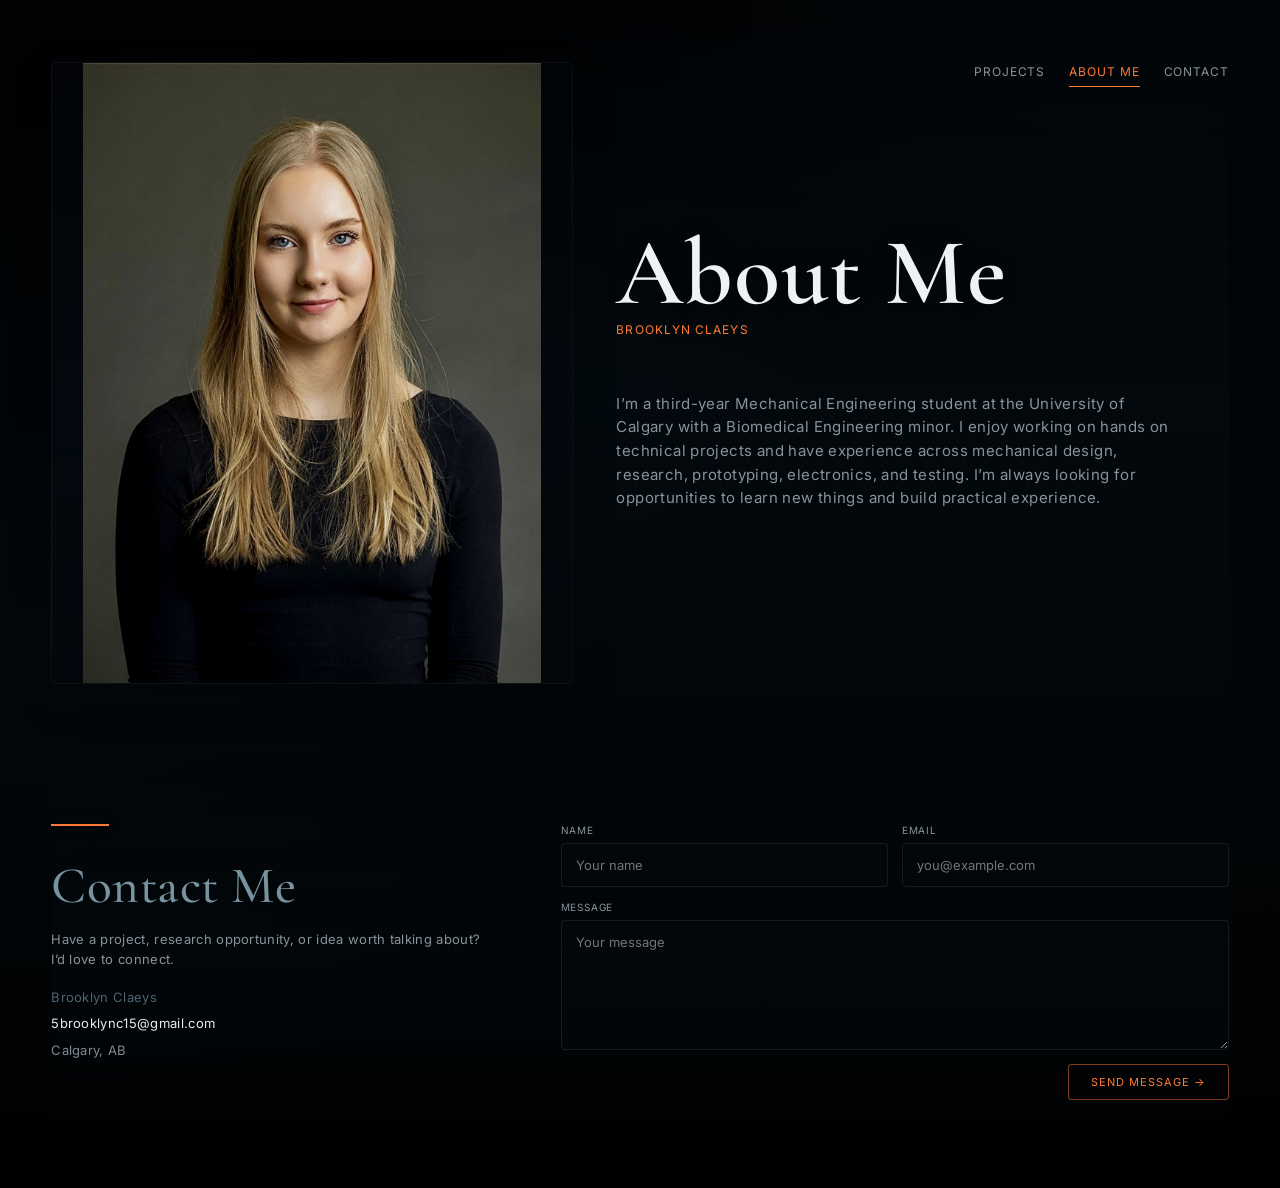
<file: aboutme.html>
<!DOCTYPE html>

<html lang="en">
<head>
<meta charset="utf-8"/>
<meta content="width=device-width, initial-scale=1.0" name="viewport"/>
  <meta property="og:type" content="website">
  <meta property="og:title" content="About | Brooklyn Claeys">
  <meta property="og:description" content="About Brooklyn Claeys, a University of Calgary mechanical engineering student focused on technical design, modelling, mechatronics, and hands-on engineering projects.">
    <meta property="og:image" content="photos-main/headshot.jpg">
  <meta name="twitter:image" content="photos-main/headshot.jpg">
<meta name="twitter:card" content="summary_large_image">
  <link rel="icon" href="data:image/svg+xml,%3Csvg xmlns='http://www.w3.org/2000/svg' viewBox='0 0 64 64'%3E%3Crect width='64' height='64' rx='12' fill='%23020609'/%3E%3Ctext x='32' y='43' font-family='Georgia,serif' font-size='30' font-weight='700' text-anchor='middle' fill='%23ff7a32'%3EBC%3C/text%3E%3C/svg%3E">
<title>About | Brooklyn Claeys</title>
<link href="https://fonts.googleapis.com" rel="preconnect"/>
<link crossorigin="" href="https://fonts.gstatic.com" rel="preconnect"/>
<link href="https://fonts.googleapis.com/css2?family=Cormorant+Garamond:wght@500;600;700&amp;family=Inter:wght@400;500;600&amp;display=swap" rel="stylesheet"/>
<style>
    /*
      If you have licensed TT Interphases webfont files, place them in /fonts
      and uncomment this block.
*/

    :root {
      --bg: #0b0707;
      --panel: #100c0c;
      --text: #f4f0ea;
      --muted: #aaa39a;
      --line: rgba(244, 240, 234, 0.30);
      --line-soft: rgba(244, 240, 234, 0.13);

      --accent: #00162A;
      --accent-line: #123A5A;
      --accent-text: #6FA0C8;

      --max: 1366px;
      --outer: clamp(24px, 4vw, 64px);
      --gap: clamp(24px, 3.4vw, 54px);

      --display: 'Cormorant Garamond', Georgia, serif;
      --sans: 'TT Interphases', Inter, Helvetica, Arial, sans-serif;
    }

    * {
      box-sizing: border-box;
    }

    html {
      scroll-behavior: smooth;
      background: var(--bg);
    }

    body {
      margin: 0;
      background: var(--bg);
      color: var(--text);
      font-family: var(--sans);
      letter-spacing: 0.02em;
      scrollbar-color: rgba(244, 240, 234, 0.28) rgba(11, 7, 7, 0.78);
      scrollbar-width: thin;
    }

    *::-webkit-scrollbar {
      width: 8px;
      height: 8px;
    }

    *::-webkit-scrollbar-track {
      background: rgba(11, 7, 7, 0.78);
    }

    *::-webkit-scrollbar-thumb {
      background: rgba(244, 240, 234, 0.24);
      border: 2px solid rgba(11, 7, 7, 0.78);
      border-radius: 999px;
    }

    *::-webkit-scrollbar-thumb:hover {
      background: rgba(244, 240, 234, 0.38);
    }

    a {
      color: inherit;
      text-decoration: none;
    }

    .page {
      width: min(100%, var(--max));
      min-height: 100vh;
      margin: 0 auto;
      padding: 38px var(--outer) 44px;
      display: grid;
      grid-template-rows: 1fr auto;
    }

    .about {
      min-height: 640px;
      display: grid;
      grid-template-columns: minmax(320px, 0.92fr) minmax(430px, 1.08fr);
      gap: var(--gap);
      align-items: center;
      border-bottom: 1px solid var(--line-soft);
      padding-bottom: 48px;
    }

    .photo {
      width: 100%;
      background: transparent;
      border: 0;
      overflow: visible;
      box-shadow: none;
    }

    .photo img {
      width: 100%;
      height: auto;
      max-height: 620px;
      display: block;
      object-fit: contain;
      object-position: center top;
      filter: none;
    }

    .content {
      max-width: 650px;
      align-self: center;
      display: grid;
      gap: 34px;
      padding-top: 8px;
    }

    .title-block {
      display: grid;
      gap: 12px;
      transform: translateY(-22px);
    }

    .title {
      margin: 0;
      font-family: var(--display);
      font-size: clamp(62px, 7.4vw, 112px);
      line-height: 0.82;
      font-weight: 600;
      letter-spacing: 0.01em;
    }

    .name {
      margin: 0;
      color: var(--muted);
      font-size: 12px;
      line-height: 1;
      text-transform: uppercase;
      letter-spacing: 0.09em;
      font-weight: 400;
    }

    .statement {
      max-width: 560px;
      margin: 0;
      color: var(--text);
      font-family: var(--sans);
      font-size: clamp(15px, 1.1vw, 18px);
      line-height: 1.58;
      letter-spacing: 0.026em;
    }

    .career-statement {
      color: var(--muted);
    }

    .contact-section {
      display: grid;
      grid-template-columns: minmax(260px, 0.8fr) minmax(420px, 1.2fr);
      gap: clamp(36px, 5vw, 76px);
      align-items: start;
      padding: 48px 0;
    }

    .contact-section h2 {
      margin: 0;
      font-family: var(--display);
      font-size: clamp(34px, 4vw, 52px);
      line-height: 0.95;
      font-weight: 500;
      letter-spacing: 0.01em;
    }

    .contact-left {
      display: grid;
      gap: 18px;
      align-content: start;
      max-width: 430px;
    }

    .contact-left p {
      margin: 0;
      color: var(--muted);
      font-size: 13px;
      line-height: 1.55;
    }

    .contact-info {
      display: grid;
      gap: 6px;
      color: var(--text);
      font-size: 13px;
      line-height: 1.55;
    }

    .contact-info a {
      border-bottom: 1px solid transparent;
      transition: color 160ms ease, border-color 160ms ease;
    }

    .contact-info a:hover {
      color: var(--accent-text);
      border-color: var(--accent-line);
    }


    .contact-form {
      display: grid;
      gap: 14px;
      margin: 0;
      padding: 0;
      border: 0;
      align-content: start;
    }

    .contact-row {
      display: grid;
      grid-template-columns: 1fr 1fr;
      gap: 14px;
    }

    .contact-field {
      display: grid;
      gap: 7px;
    }

    .contact-field label {
      color: var(--muted);
      font-size: 10px;
      text-transform: uppercase;
      letter-spacing: 0.08em;
    }

    .contact-field input,
    .contact-field textarea {
      width: 100%;
      border: 1px solid var(--line-soft);
      background: var(--panel);
      color: var(--text);
      font: inherit;
      font-size: 13px;
      line-height: 1.4;
      padding: 12px 14px;
      outline: none;
      transition: border-color 160ms ease;
    }

    .contact-field input:focus,
    .contact-field textarea:focus {
      border-color: var(--accent-line);
    }

    .contact-field textarea {
      min-height: 130px;
      resize: vertical;
    }

    .contact-submit-row {
      display: flex;
      justify-content: flex-end;
    }

    .contact-submit {
      border: 1px solid var(--line);
      background: transparent;
      color: var(--text);
      padding: 12px 22px 11px;
      font: inherit;
      font-size: 11px;
      line-height: 1;
      text-transform: uppercase;
      letter-spacing: 0.09em;
      cursor: pointer;
      transition: color 160ms ease, border-color 160ms ease, transform 160ms ease;
    }

    .contact-submit:hover {
      color: var(--text);
      border-color: var(--text);
      transform: translateY(-1px);
    }

    .footer {
      border-top: 1px solid var(--line-soft);
      padding: 40px 0 0;
      display: flex;
      justify-content: center;
      align-items: center;
    }

    .footer a {
      display: inline-flex;
      align-items: center;
      justify-content: center;
      min-width: 220px;
      padding: 14px 30px 13px;
      border: 1px solid var(--accent-line);
      color: var(--accent-text);
      font-size: 12px;
      line-height: 1;
      text-transform: uppercase;
      letter-spacing: 0.11em;
      transition: color 160ms ease, border-color 160ms ease, transform 160ms ease, background 160ms ease;
    }

    .footer a:hover {
      color: var(--text);
      border-color: var(--accent-text);
      background: rgba(255, 255, 255, 0.025);
      transform: translateY(-1px);
    }

    @media (max-width: 860px) {
      .about {
        grid-template-columns: minmax(190px, 0.72fr) minmax(0, 1.28fr);
        gap: clamp(20px, 3vw, 32px);
        min-height: 0;
        align-items: center;
      }

      .photo {
        width: 100%;
        max-width: 320px;
        justify-self: start;
      }

      .photo img {
        max-height: 500px;
      }

      .content {
        max-width: none;
        min-width: 0;
        gap: 24px;
        padding-top: 0;
      }

      .title-block {
        transform: none;
      }

      .title {
        font-size: clamp(48px, 8vw, 72px);
      }

      .statement {
        font-size: clamp(13px, 1.8vw, 16px);
        line-height: 1.5;
      }

      .contact-section {
        grid-template-columns: 1fr;
      }
    }

    @media (max-width: 620px) {
      .page {
        padding-inline: 22px;
      }

      .about {
        grid-template-columns: 1fr;
      }

      .photo {
        width: min(100%, 420px);
        max-width: none;
      }

      .content {
        gap: 28px;
      }

      .title {
        font-size: 58px;
      }

      .statement {
        font-size: 15px;
        line-height: 1.55;
      }

      .contact-section {
        padding: 34px 0;
      }

      .contact-row {
        grid-template-columns: 1fr;
      }

      .footer {
        flex-wrap: wrap;
      }
    }


    /* ---- Matched to current index visual system ---- */
    :root {
      --ref-bg: #000102;
      --ref-panel: #010407;
      --ref-blue: #49636f;
      --ref-blue-hover: #78909a;
      --ref-muted: #87949a;
      --ref-line: rgba(54, 75, 86, 0.18);
      --ref-line-soft: rgba(54, 75, 86, 0.085);
    }

    html { background: var(--ref-bg); }

    body {
      background:
        radial-gradient(850px 520px at 88% 0%, rgba(8, 17, 23, 0.028), transparent 78%),
        linear-gradient(180deg, #000102 0%, #000102 52%, #000000 100%);
      color: #eef1f2;
      font-family: 'Inter', var(--sans);
      scrollbar-color: rgba(73, 99, 111, 0.34) rgba(0, 1, 2, 0.86);
    }

    *::-webkit-scrollbar-track { background: rgba(0, 1, 2, 0.86); }
    *::-webkit-scrollbar-thumb {
      background: rgba(73, 99, 111, 0.30);
      border-color: rgba(0, 1, 2, 0.86);
    }
    *::-webkit-scrollbar-thumb:hover { background: rgba(91, 120, 132, 0.44); }

    .page {
      width: min(100%, var(--max));
      min-height: 100vh;
      padding-top: 26px;
      padding-bottom: 56px;
      display: block;
    }

    .about,
    .contact-section {
      width: min(100%, 1220px);
      margin-left: auto;
      margin-right: auto;
      position: relative;
      isolation: isolate;
    }

    .about {
      padding-top: 34px;
      padding-bottom: 58px;
      border-bottom: 0;
    }

    .about::before,
    .contact-section::before {
      content: '';
      position: absolute;
      inset: 0;
      z-index: -2;
      pointer-events: none;
      background: linear-gradient(
        180deg,
        rgba(0, 1, 2, 0) 0%,
        rgba(3, 10, 16, 0.29) 16%,
        rgba(5, 14, 21, 0.41) 52%,
        rgba(3, 9, 14, 0.25) 86%,
        rgba(0, 1, 2, 0) 100%
      );
    }

    .about::after {
      content: '';
      position: absolute;
      z-index: -1;
      width: 64%;
      height: 92%;
      left: 0;
      top: 3%;
      pointer-events: none;
      background: radial-gradient(ellipse at 18% 54%, rgba(15, 34, 46, 0.105), transparent 72%);
    }

    .contact-section {
      padding: 58px 0 32px;
      margin-top: 24px;
    }

    .contact-section::before {
      background: linear-gradient(
        180deg,
        rgba(0, 1, 2, 0) 0%,
        rgba(3, 9, 15, 0.23) 18%,
        rgba(4, 12, 18, 0.32) 52%,
        rgba(2, 8, 13, 0.20) 84%,
        rgba(0, 1, 2, 0) 100%
      );
    }

    /* Header treatment from the current index. */
    .refined-nav {
      position: absolute;
      top: 34px;
      right: 0;
      z-index: 5;
    }

    .refined-nav-inner {
      display: flex;
      align-items: center;
      justify-content: flex-end;
      gap: 24px;
      color: #737f85;
      font-size: 12px;
      line-height: 1;
      letter-spacing: .075em;
      text-transform: uppercase;
    }

    .refined-nav a {
      position: relative;
      padding: 4px 0 9px;
      transition: color 170ms ease;
    }

    .refined-nav a::after {
      content: '';
      position: absolute;
      left: 0;
      right: 0;
      bottom: 0;
      height: 1px;
      background: #435d68;
      transform: scaleX(0);
      transform-origin: left;
      transition: transform 180ms ease;
    }

    .refined-nav a:hover,
    .refined-nav a:focus-visible,
    .refined-nav a[aria-current="page"] {
      color: #a2adb2;
      outline: none;
    }

    .refined-nav a:hover::after,
    .refined-nav a:focus-visible::after,
    .refined-nav a[aria-current="page"]::after {
      transform: scaleX(1);
    }

    .photo {
      position: relative;
      overflow: hidden;
      background: #020609;
      border: 1px solid rgba(54, 75, 86, .12);
      box-shadow: 0 18px 42px rgba(0,0,0,.28);
    }

    .photo::after {
      content: none;
    }

    .photo img {
      filter: brightness(.97) saturate(1) contrast(1);
      transition: filter 220ms ease, transform 220ms ease;
    }

    .photo:hover img {
      filter: brightness(1) saturate(1) contrast(1);
      transform: scale(1.006);
    }

    .title {
      color: #c8d2d7;
      text-shadow: 0 0 34px rgba(20, 43, 56, 0.11);
    }

    .name { color: #58717c; }
    .career-statement { color: #aeb8bc; }

    .contact-section h2 { color: var(--ref-blue); }
    .contact-left p { color: #8c999f; }
    .contact-info { color: #c8d0d3; }

    .contact-info a:hover {
      color: var(--ref-blue-hover);
      border-color: rgba(73, 99, 111, 0.46);
    }

    .contact-field label { color: #718087; }

    .contact-field input,
    .contact-field textarea {
      background: #010407;
      border-color: var(--ref-line);
      color: #e9edef;
    }

    .contact-field input:focus,
    .contact-field textarea:focus {
      border-color: rgba(73, 99, 111, .56);
      box-shadow: 0 0 0 1px rgba(73, 99, 111, .08), 0 0 24px rgba(18, 40, 52, .08);
    }

    .contact-submit {
      border-color: rgba(73, 99, 111, .34);
      color: #87949a;
    }

    .contact-submit:hover,
    .contact-submit:focus-visible {
      color: #c8d2d7;
      border-color: rgba(83, 111, 124, .62);
      box-shadow: 0 0 24px rgba(18, 40, 52, .11);
      outline: none;
    }

    /* This About page intentionally has no footer. */
    .footer { display: none !important; }

    @media (max-width: 860px) {
      .about { padding-top: 54px; }
      .refined-nav { top: 26px; }
      .refined-nav-inner { gap: 18px; font-size: 10px; }
      .contact-section { padding-top: 48px; }
    }

    @media (max-width: 620px) {
      .about { padding-top: 64px; }
      .refined-nav { top: 22px; right: 0; }
      .refined-nav-inner { gap: 12px; font-size: 9px; }
      .contact-section { padding-top: 40px; }
    }

  </style>
<meta content="#000102" name="theme-color"/><meta content="About Brooklyn Claeys, a University of Calgary mechanical engineering student focused on technical design, modelling, mechatronics, and hands-on engineering projects." name="description"/><link href="assets/site-theme.css" rel="stylesheet"/>
<style id="about-explicit-orange-fixes">
  /* Explicit page-level accents so they remain visible even if the shared theme is unavailable. */
  .about-page .name {
    color: #FF7A32 !important;
  }
  .about-page .contact-section .section-accent-rule {
    display: block !important;
    width: 58px !important;
    height: 2px !important;
    margin: 0 0 18px !important;
    background: #FF7A32 !important;
    box-shadow: 0 0 18px rgba(255,122,50,.18);
  }
  .about-page .contact-info span:first-child {
    color: #4B6572 !important;
  }
  .about-page .contact-info a,
  .about-page .contact-info a:visited {
    color: #E7EBED !important;
  }
  .about-page .contact-info a:hover,
  .about-page .contact-info a:focus-visible {
    color: #FF7A32 !important;
  }
  .about-page .contact-info span:last-child {
    color: #7F8B92 !important;
  }
  .about-page .contact-submit {
    color: #FF7A32 !important;
  }
  .about-page .contact-submit {
    border-color: rgba(255,122,50,.50) !important;
  }
  .about-page .contact-info a:hover,
  .about-page .contact-info a:focus-visible,
  .about-page .contact-submit:hover,
  .about-page .contact-submit:focus-visible {
    color: #FF9A63 !important;
    border-color: #FF7A32 !important;
  }
  .about-page .contact-field:focus-within label {
    color: #FF7A32 !important;
  }
</style>
</head>
<body class="about-page">
<main class="page">
<section aria-label="About Brooklyn Claeys" class="about">
<nav aria-label="Primary navigation" class="refined-nav">
<div class="refined-nav-inner">
<a href="index.html">Projects</a>
<a aria-current="page" href="aboutme.html">About Me</a>
<a href="#contact">Contact</a>
</div>
</nav>
<div aria-label="Portrait of Brooklyn Claeys" class="photo">
<img alt="Brooklyn Claeys" decoding="async" src="photos-main/headshot.jpg"/ loading="lazy" decoding="async">
</div>
<div class="content">
<div class="title-block"><span aria-hidden="true" class="section-accent-rule"></span>
<h1 class="title">About Me</h1>
<p class="name">Brooklyn Claeys</p>
</div>
<p class="statement career-statement">
         I’m a third-year Mechanical Engineering student at the University of Calgary with a Biomedical Engineering minor. I enjoy working on hands on technical projects and have experience across mechanical design, research, prototyping, electronics, and testing. I’m always looking for opportunities to learn new things and build practical experience.
        </p>
</div>
</section>
<section aria-labelledby="contact-heading" class="contact-section" id="contact">
<div class="contact-left">
<span aria-hidden="true" class="section-accent-rule"></span>
<h2 id="contact-heading">Contact Me</h2>
<p>
          Have a project, research opportunity, or idea worth talking about? I’d love to connect.
        </p>
<div aria-label="Contact information" class="contact-info">
<span>Brooklyn Claeys</span>
<a href="mailto:5brooklync15@gmail.com">5brooklync15@gmail.com</a>
<span>Calgary, AB</span>
</div>
</div>
<form class="contact-form" id="contact-form">
<div class="contact-row">
<div class="contact-field">
<label for="contact-name">Name</label>
<input autocomplete="name" id="contact-name" name="name" placeholder="Your name" type="text"/>
</div>
<div class="contact-field">
<label for="contact-reply">Email</label>
<input autocomplete="email" id="contact-reply" name="email" placeholder="you@example.com" type="email"/>
</div>
</div>
<div class="contact-field">
<label for="contact-message">Message</label>
<textarea id="contact-message" name="message" placeholder="Your message" required=""></textarea>
</div>
<div class="contact-submit-row">
<button class="contact-submit" type="submit">Send message →</button>
</div>
</form>
</section>
</main>
<script>
    const contactForm = document.getElementById('contact-form');

    contactForm.addEventListener('submit', (event) => {
      event.preventDefault();

      const name = document.getElementById('contact-name').value.trim();
      const replyEmail = document.getElementById('contact-reply').value.trim();
      const message = document.getElementById('contact-message').value.trim();

      const subject = name ? `Portfolio contact: ${name}` : 'Portfolio contact';
      const bodyParts = [];

      if (name) bodyParts.push(`Name: ${name}`);
      if (replyEmail) bodyParts.push(`Reply email: ${replyEmail}`);
      if (name || replyEmail) bodyParts.push('');
      bodyParts.push(message);

      const mailto = `mailto:5brooklync15@gmail.com?subject=${encodeURIComponent(subject)}&body=${encodeURIComponent(bodyParts.join('\n'))}`;
      window.location.href = mailto;
    });
  </script>
</body>
</html>
</file>
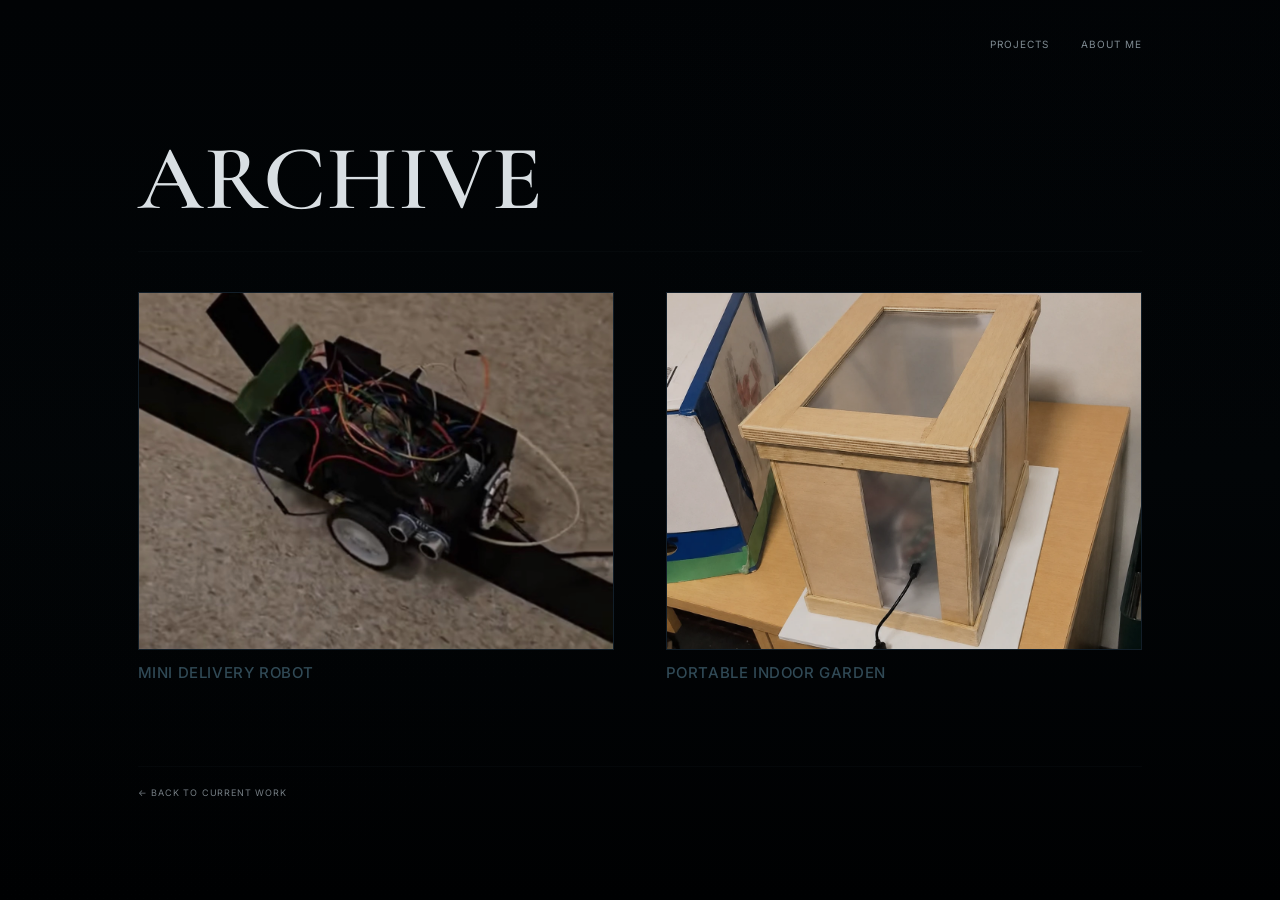
<file: archive.html>
<!DOCTYPE html>
<html lang="en" class="js">
<head>
<meta charset="UTF-8">
<meta name="viewport" content="width=device-width,initial-scale=1.0">
  <meta name="description" content="Earlier team design projects by Brooklyn Claeys: a mini delivery robot and a portable indoor garden.">
  <meta property="og:type" content="website">
  <meta property="og:title" content="Archive | Brooklyn Claeys">
  <meta property="og:description" content="Earlier team design projects by Brooklyn Claeys: a mini delivery robot and a portable indoor garden.">
    <meta property="og:image" content="photos-main/ROBOT.jpg">
  <meta name="twitter:image" content="photos-main/ROBOT.jpg">
<meta name="twitter:card" content="summary_large_image">
  <meta name="theme-color" content="#020609">
  <link rel="icon" href="data:image/svg+xml,%3Csvg xmlns='http://www.w3.org/2000/svg' viewBox='0 0 64 64'%3E%3Crect width='64' height='64' rx='12' fill='%23020609'/%3E%3Ctext x='32' y='43' font-family='Georgia,serif' font-size='30' font-weight='700' text-anchor='middle' fill='%23ff7a32'%3EBC%3C/text%3E%3C/svg%3E">
<title>Archive | Brooklyn Claeys</title>
<link rel="preconnect" href="https://fonts.googleapis.com">
<link rel="preconnect" href="https://fonts.gstatic.com" crossorigin>
<link href="https://fonts.googleapis.com/css2?family=Cormorant+Garamond:wght@500;600;700&family=Inter:wght@400;500;600&display=swap" rel="stylesheet">
<style>
:root{--bg:#010305;--bg-deep:#000102;--text:#edf0f2;--muted:#747d83;--blue:#304955;--blue-hover:#5f7d8d;--line:rgba(46,62,72,.16);--line-soft:rgba(46,62,72,.09);--orange:#FF7A32;--orange-line:rgba(255,122,50,.65);--orange-soft:rgba(255,122,50,.12);--max:1120px;--outer:clamp(24px,4.5vw,72px);--sans:'Inter',Helvetica,Arial,sans-serif;--display:'Cormorant Garamond',Georgia,serif}
*{box-sizing:border-box}html{scroll-behavior:smooth;background:var(--bg)}body{margin:0;min-height:100vh;overflow-x:hidden;color:var(--text);font-family:var(--sans);background:radial-gradient(900px 620px at 90% 0%,rgba(13,25,33,.038),transparent 76%),radial-gradient(760px 540px at 4% 58%,rgba(7,15,21,.017),transparent 82%),linear-gradient(180deg,var(--bg) 0%,#020507 52%,var(--bg-deep) 100%)}a{color:inherit;text-decoration:none}.page{width:min(100%,var(--max));margin:auto;padding:0 var(--outer) 54px}.nav{display:flex;justify-content:flex-end;gap:clamp(20px,2.5vw,38px);padding:34px 0 0;color:#7f8b92;font-size:10px;letter-spacing:.1em;text-transform:uppercase}.nav a{position:relative;padding:4px 0 8px}.nav a::after{content:'';position:absolute;left:0;right:0;bottom:1px;height:1px;background:var(--orange);transform:scaleX(0);transform-origin:left;transition:transform 180ms ease}.nav a:hover::after,.nav a:focus-visible::after{transform:scaleX(1)}.nav a:hover,.nav a:focus-visible{color:var(--text);outline:none}
.hero{padding:82px 0 34px;border-bottom:1px solid var(--line-soft)}.hero h1{margin:0;color:#d9dfe3;font-family:var(--display);font-size:clamp(54px,8vw,92px);line-height:.84;font-weight:600;letter-spacing:.01em;text-transform:uppercase}
.archive-grid{display:grid;grid-template-columns:repeat(2,minmax(0,1fr));gap:clamp(28px,4vw,54px);padding:40px 0 56px;align-items:start}.archive-card{display:grid;gap:14px;width:100%}.archive-media{display:block;width:100%;aspect-ratio:4/3;overflow:hidden;background:#071018;border:1px solid rgba(93,126,148,.13);transition:border-color 180ms ease,box-shadow 260ms ease}.archive-media img{display:block;width:100%;height:100%;object-fit:cover;filter:brightness(.86) saturate(.92) contrast(.99);transition:filter 240ms ease,transform 700ms cubic-bezier(.22,1,.36,1)}.archive-title{margin:0;color:var(--blue);font-size:15px;line-height:1.2;font-weight:500;letter-spacing:.04em;text-transform:uppercase;transition:color 180ms ease}.archive-card:hover .archive-media,.archive-card:focus-within .archive-media{border-color:var(--orange-line);box-shadow:0 0 0 1px var(--orange-soft),0 14px 26px rgba(0,0,0,.18)}.archive-card:hover .archive-media img,.archive-card:focus-within .archive-media img{filter:brightness(.95) saturate(.98);transform:scale(1.018)}.archive-card:hover .archive-title,.archive-card:focus-within .archive-title{color:var(--blue-hover)}
.versions{padding:28px 0 22px;border-top:1px solid var(--line-soft)}.versions-heading{margin:0 0 17px;color:#667b86;font-size:10px;line-height:1;font-weight:500;letter-spacing:.12em;text-transform:uppercase}.version-grid{display:grid;grid-template-columns:repeat(3,82px);gap:12px}.version-blank{width:82px;height:82px;border:1px solid rgba(70,94,107,.11);background:linear-gradient(145deg,rgba(18,35,44,.20),rgba(11,23,30,.12))}
.footer{margin-top:28px;padding-top:20px;border-top:1px solid var(--line-soft);display:flex;color:var(--muted);font-size:9px;letter-spacing:.09em;text-transform:uppercase}.footer a:hover,.footer a:focus-visible{color:var(--orange);outline:none}
.archive-motion .archive-card,.archive-motion .version-blank{translate:var(--archive-enter-x,0) 0;transition:translate 820ms cubic-bezier(.22,1,.36,1)}.archive-motion .archive-card:nth-child(odd),.archive-motion .version-blank:nth-child(odd){--archive-enter-x:-26px}.archive-motion .archive-card:nth-child(even),.archive-motion .version-blank:nth-child(even){--archive-enter-x:26px}.archive-motion .archive-in-view{translate:0 0}
@media(max-width:980px){.archive-grid{grid-template-columns:repeat(2,minmax(0,1fr));gap:24px}.version-grid{grid-template-columns:repeat(3,76px)}.version-blank{width:76px;height:76px}}
@media(max-width:620px){.page{padding-inline:22px}.nav{justify-content:flex-start;font-size:9px}.hero{padding:58px 0 30px}.archive-grid{grid-template-columns:1fr;gap:28px}.version-grid{grid-template-columns:repeat(3,68px);gap:10px}.version-blank{width:68px;height:68px}}
@media(max-width:340px){.archive-grid{grid-template-columns:1fr}.archive-card,.archive-media{width:100%}}
@media(prefers-reduced-motion:reduce){html{scroll-behavior:auto}.archive-motion .archive-card,.archive-motion .version-blank{translate:none!important;transition:none!important}}
</style>
</head>
<body>
<main class="page">
<nav class="nav" aria-label="Primary navigation"><a href="index.html">Projects</a><a href="aboutme.html">About Me</a></nav>
<header class="hero"><h1>Archive</h1></header>
<section class="archive-grid" aria-label="Archived projects">
  <article class="archive-card"><a class="archive-media" href="projects_/robot/robot.html"><img loading=lazy decoding=async src="photos-main/ROBOT.jpg" alt="Mini delivery robot prototype"></a><h2 class="archive-title"><a href="projects_/robot/robot.html">Mini Delivery Robot</a></h2></article>
  <article class="archive-card"><a class="archive-media" href="projects_/garden/garden.html"><img loading=lazy decoding=async src="photos-main/plant_pot_leaves.webp" alt="Portable indoor garden project"></a><h2 class="archive-title"><a href="projects_/garden/garden.html">Portable Indoor Garden</a></h2></article>
</section>
<footer class="footer"><a href="index.html">← Back to current work</a></footer>
</main>
<script>(()=>{if(!('IntersectionObserver'in window)||matchMedia('(prefers-reduced-motion: reduce)').matches||innerWidth<421)return;document.documentElement.classList.add('archive-motion');const els=[...document.querySelectorAll('.archive-card,.version-blank')];const io=new IntersectionObserver((entries,o)=>entries.forEach(e=>{if(e.isIntersecting){e.target.classList.add('archive-in-view');o.unobserve(e.target)}}),{threshold:.14,rootMargin:'0px 0px -6% 0px'});els.forEach(el=>io.observe(el))})();</script>
</body>
</html>
</file>
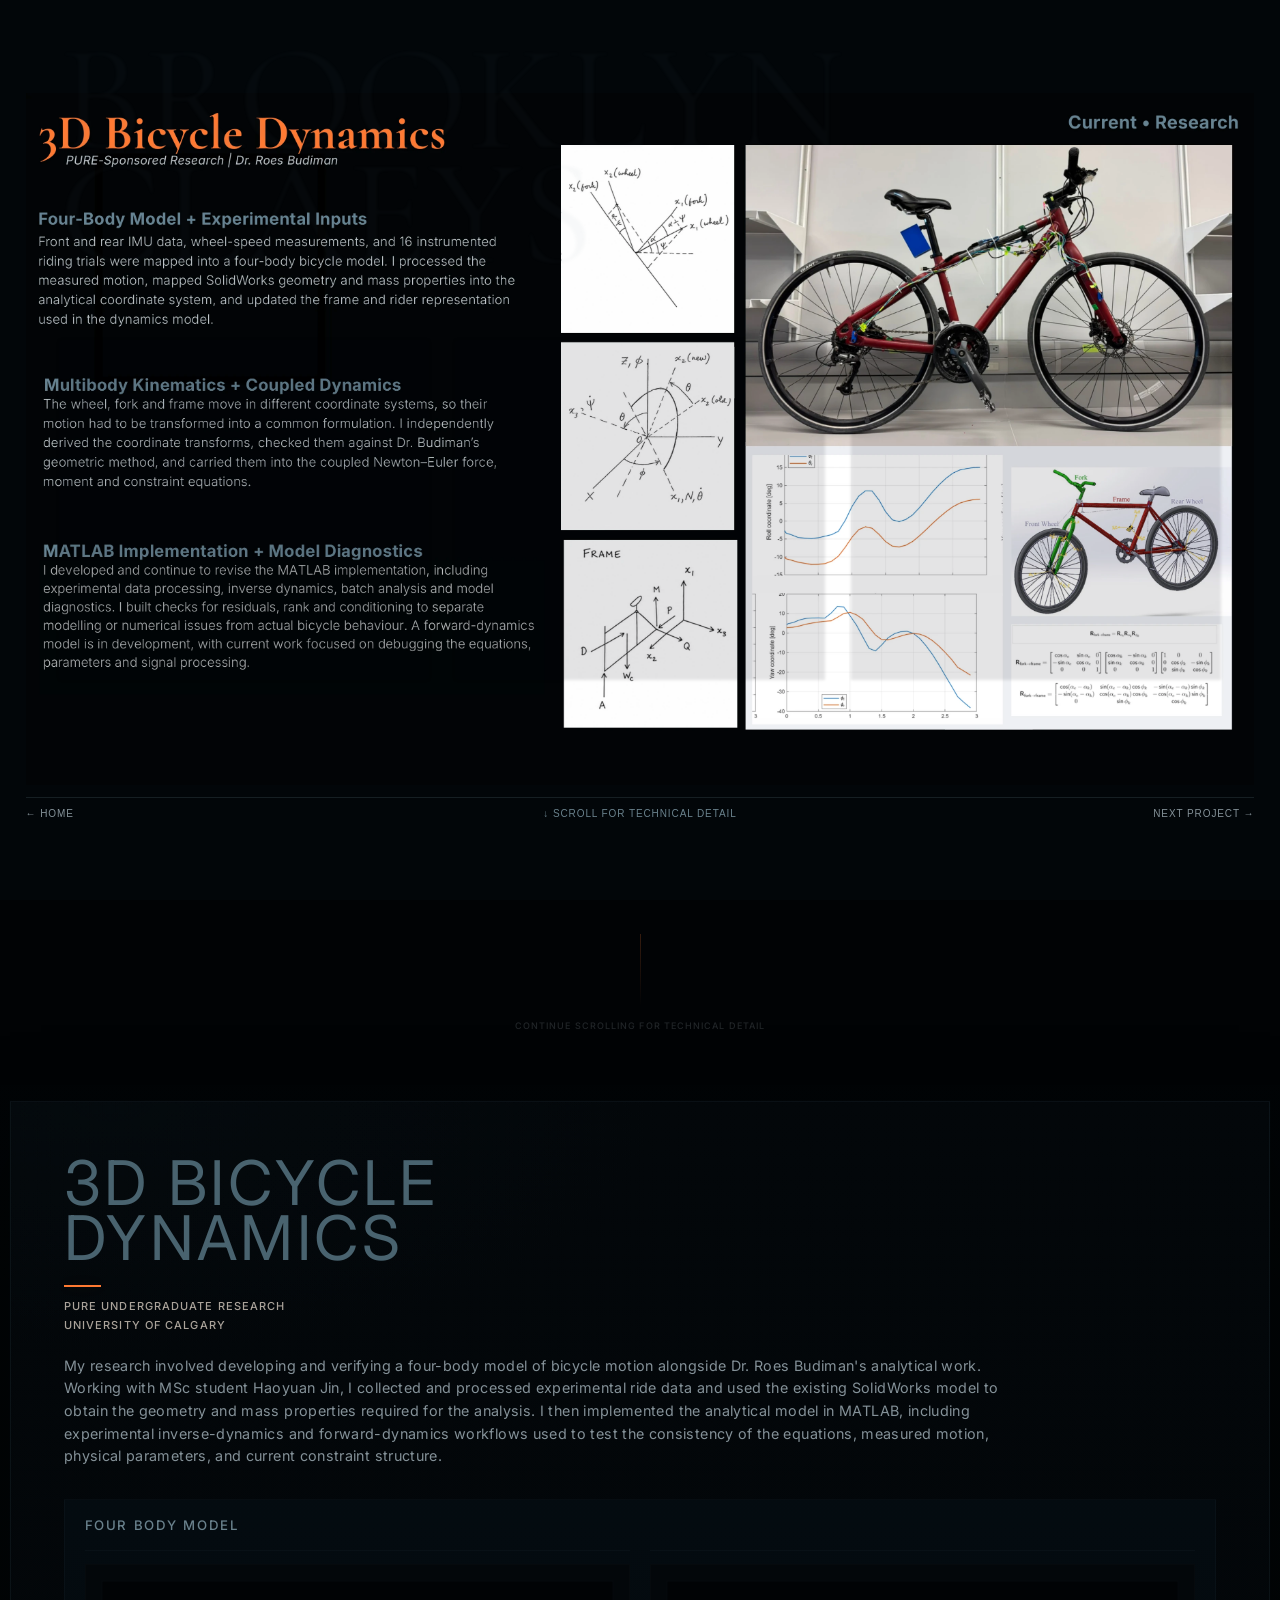
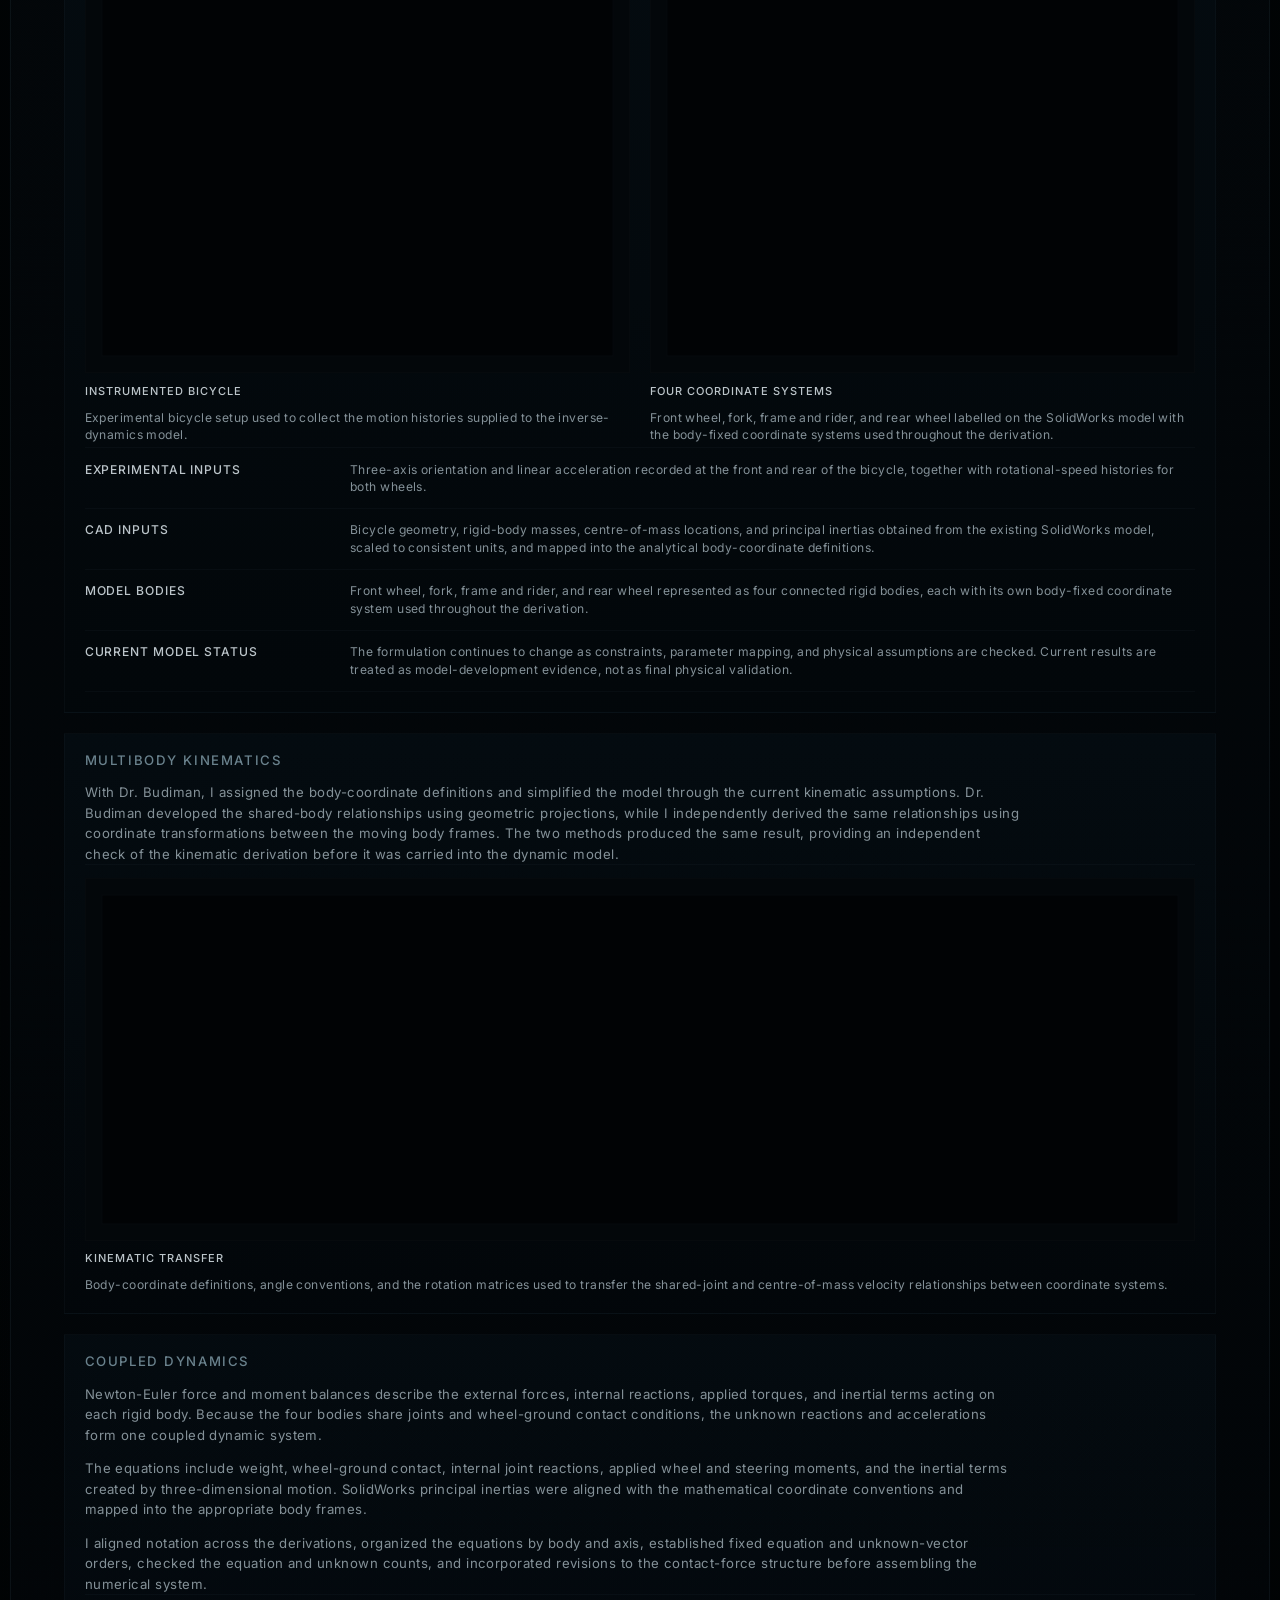
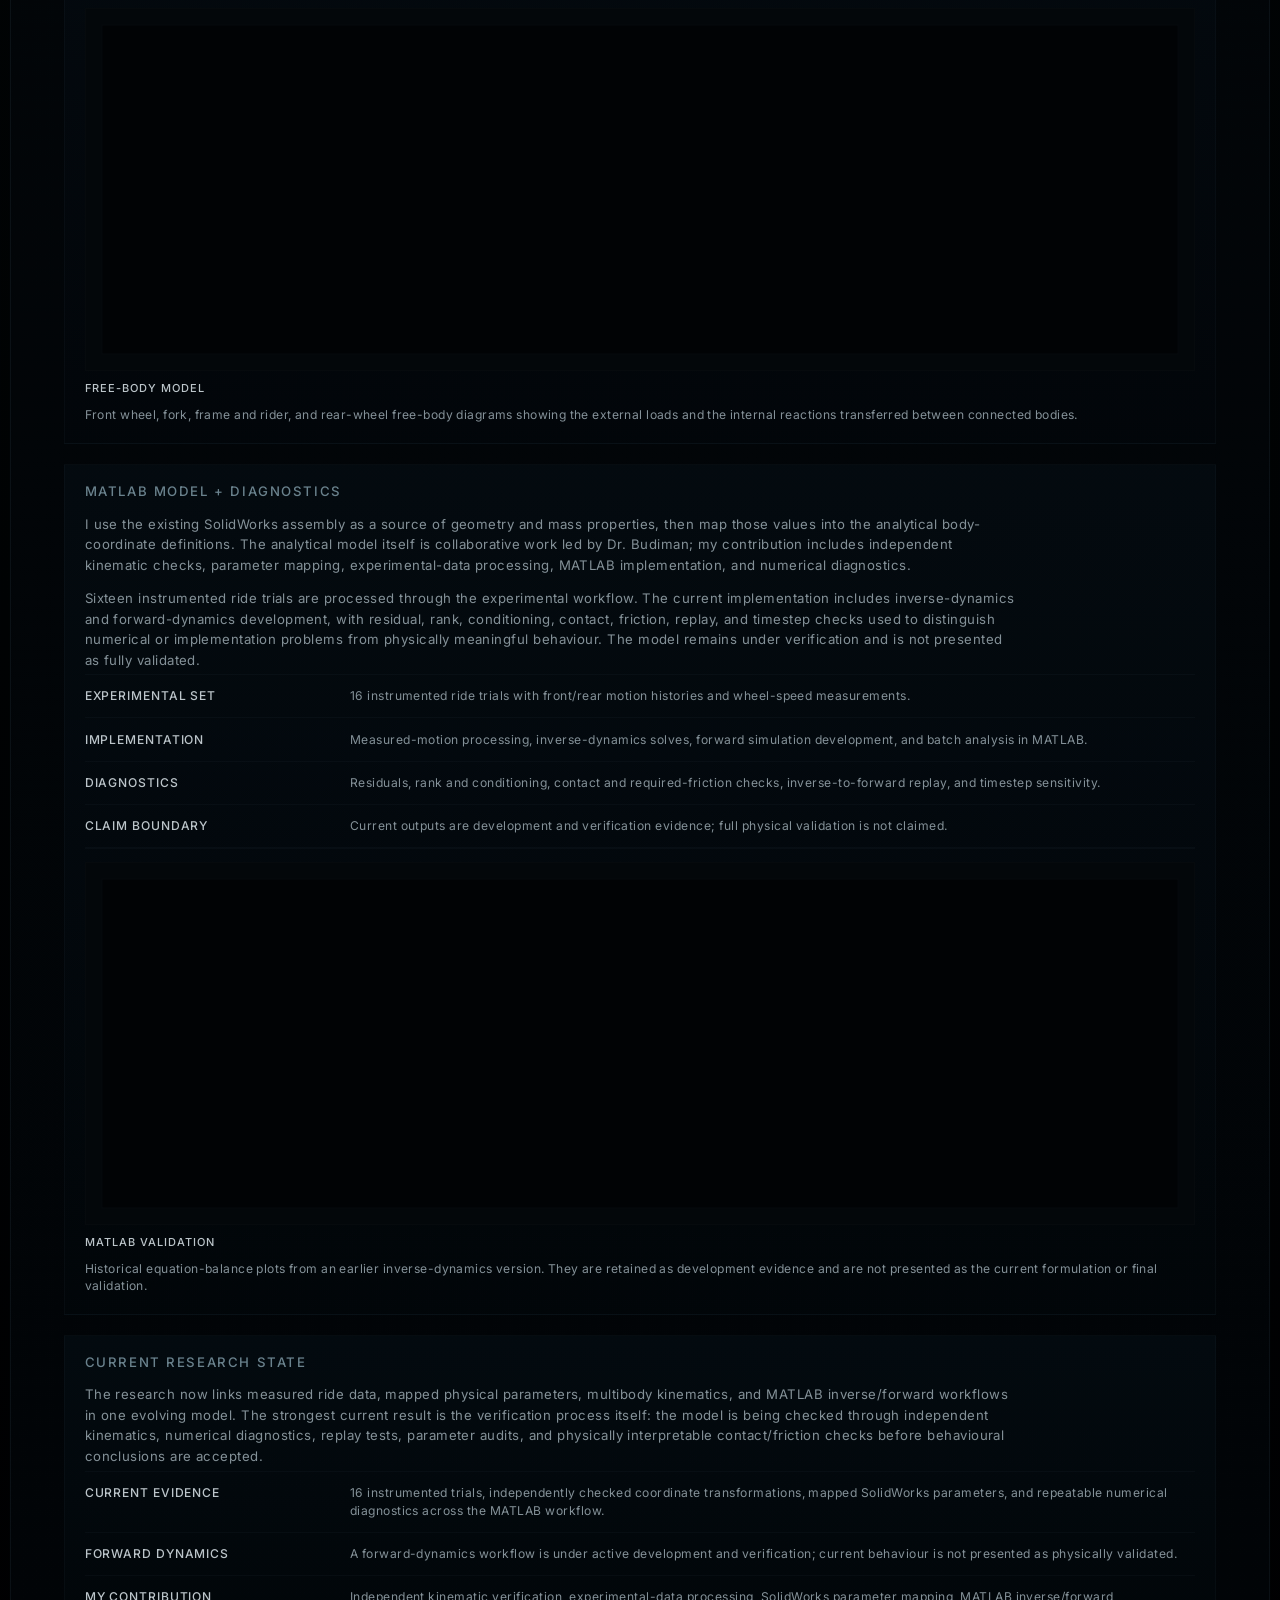
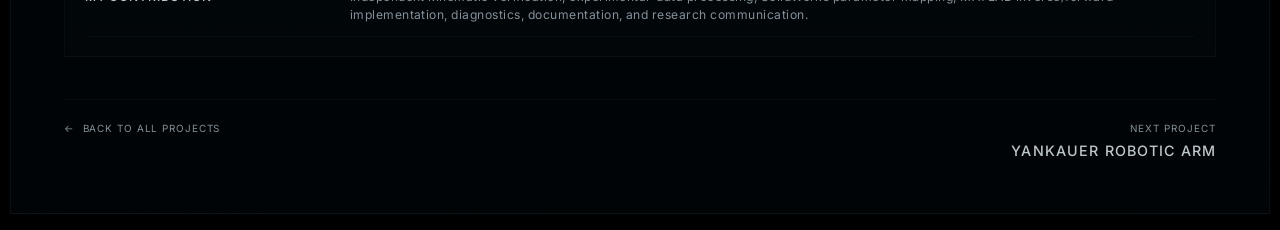
<file: projects_/Bike/bicycle.html>
<!DOCTYPE html>
<html lang="en">
<head>
  <meta charset="UTF-8">
  <meta name="viewport" content="width=device-width, initial-scale=1.0">
  <meta name="description" content="Four-body multibody bicycle dynamics model in MATLAB: coordinate transforms, Newton–Euler equations and inverse dynamics across 16 instrumented ride trials (PURE research).">
  <meta property="og:type" content="website">
  <meta property="og:title" content="Modelling and Analysis of 3D Bicycle Dynamics | Brooklyn Claeys">
  <meta property="og:description" content="Four-body multibody bicycle dynamics model in MATLAB: coordinate transforms, Newton–Euler equations and inverse dynamics across 16 instrumented ride trials (PURE research).">
    <meta property="og:image" content="../../photos-main/bike_sensors.JPG">
  <meta name="twitter:image" content="../../photos-main/bike_sensors.JPG">
<meta name="twitter:card" content="summary_large_image">
  <meta name="theme-color" content="#020609">
  <link rel="icon" href="data:image/svg+xml,%3Csvg xmlns='http://www.w3.org/2000/svg' viewBox='0 0 64 64'%3E%3Crect width='64' height='64' rx='12' fill='%23020609'/%3E%3Ctext x='32' y='43' font-family='Georgia,serif' font-size='30' font-weight='700' text-anchor='middle' fill='%23ff7a32'%3EBC%3C/text%3E%3C/svg%3E">

  <title>Modelling and Analysis of 3D Bicycle Dynamics | Brooklyn Claeys</title>

  <link rel="preconnect" href="https://fonts.googleapis.com">
  <link rel="preconnect" href="https://fonts.gstatic.com" crossorigin>
  <link
    href="https://fonts.googleapis.com/css2?family=Cormorant+Garamond:wght@500;600;700&family=Inter:wght@400;500&display=swap"
    rel="stylesheet"
  >

  <style>
    :root {
      --bg: #0b0707;
      --panel: #100c0c;
      --panel-soft: rgba(244, 240, 234, 0.026);
      --text: #f4f0ea;
      --muted: #aaa39a;
      --line: rgba(244, 240, 234, 0.30);
      --line-soft: rgba(244, 240, 234, 0.13);
      --accent-line: #123a5a;
      --accent-text: #6fa0c8;
      --paper: #f4f2ed;
      --display: "Cormorant Garamond", Georgia, serif;
      --sans: "Inter", "Helvetica Neue", Arial, sans-serif;
    }

    * {
      box-sizing: border-box;
    }

    html {
      scroll-behavior: smooth;
      background: var(--bg);
    }

    body {
      margin: 0;
      min-height: 100vh;
      overflow-x: hidden;
      background: var(--bg);
      color: var(--text);
      font-family: var(--sans);
      letter-spacing: 0.02em;
      scrollbar-color:
        rgba(244, 240, 234, 0.28)
        rgba(11, 7, 7, 0.78);
      scrollbar-width: thin;
    }

    *::-webkit-scrollbar {
      width: 8px;
      height: 8px;
    }

    *::-webkit-scrollbar-track {
      background: rgba(11, 7, 7, 0.78);
    }

    *::-webkit-scrollbar-thumb {
      background: rgba(244, 240, 234, 0.24);
      border: 2px solid rgba(11, 7, 7, 0.78);
      border-radius: 999px;
    }

    a {
      color: inherit;
      text-decoration: none;
    }

    .background-context {
      position: fixed;
      inset: 0;
      padding: 42px clamp(22px, 4.6vw, 72px);
      opacity: 0.10;
      filter: blur(1.5px);
      pointer-events: none;
    }

    .ghost-header {
      height: 250px;
      border-bottom: 1px solid var(--line-soft);
    }

    .ghost-name {
      margin: 0;
      font-family: var(--display);
      font-size: clamp(80px, 12vw, 150px);
      line-height: 0.76;
      text-transform: uppercase;
    }

    .ghost-grid {
      display: grid;
      grid-template-columns: repeat(3, 1fr);
      gap: clamp(18px, 2vw, 30px);
      margin-top: 48px;
    }

    .ghost-block {
      height: 340px;
      background: var(--panel);
      border: 1px solid var(--line-soft);
    }

    .overlay-wrap {
      position: relative;
      z-index: 2;
      min-height: 100vh;
      display: grid;
      place-items: center;
      padding: 42px 22px;
    }

    .summary-panel {
      width: min(960px, 90vw);
      max-height: 88vh;
      overflow: auto;
      padding: clamp(26px, 3.8vw, 48px);
      background: rgba(11, 7, 7, 0.965);
      border: 1px solid var(--line-soft);
      box-shadow: 0 28px 80px rgba(0, 0, 0, 0.45);
    }

    .panel-top {
      display: grid;
      grid-template-columns: 1fr auto;
      gap: 22px;
      align-items: start;
      margin-bottom: 14px;
    }

    .pdf-link {
      display: inline-block;
      width: fit-content;
      margin-top: 2px;
      padding-bottom: 4px;
      color: var(--muted);
      border-bottom: 1px solid var(--line);
      font-size: 11px;
      line-height: 1;
      letter-spacing: 0.08em;
      text-transform: uppercase;
      white-space: nowrap;
      transition: color 160ms ease, border-color 160ms ease;
    }

    .pdf-link:hover {
      color: var(--accent-text);
      border-color: var(--accent-line);
    }

    h1 {
      max-width: 760px;
      margin: 0;
      font-size: clamp(34px, 4.8vw, 56px);
      line-height: 0.90;
      font-weight: 400;
      letter-spacing: 0.055em;
      text-transform: uppercase;
    }

    .project-type {
      margin: 0 0 14px;
      color: var(--muted);
      font-size: 10px;
      line-height: 1;
      font-weight: 500;
      letter-spacing: 0.10em;
      text-transform: uppercase;
    }

    .summary-intro {
      max-width: 860px;
      margin: 0 0 28px;
      color: rgba(244, 240, 234, 0.76);
      font-size: 13px;
      line-height: 1.58;
      letter-spacing: 0.025em;
    }

    .summary-grid,
    .visual-grid {
      display: grid;
      gap: 18px;
    }

    .summary-grid {
      grid-template-columns: repeat(2, minmax(0, 1fr));
      margin-bottom: 18px;
    }

    .visual-grid {
      grid-template-columns: repeat(3, minmax(0, 1fr));
      margin-bottom: 24px;
    }

    .visual-grid.two {
      grid-template-columns: repeat(2, minmax(0, 1fr));
      margin-top: 16px;
      margin-bottom: 0;
    }

    .summary-card {
      padding: 18px;
      background: var(--panel-soft);
      border: 1px solid var(--line-soft);
    }

    .summary-card.full {
      grid-column: 1 / -1;
    }

    .summary-card h2 {
      margin: 0 0 14px;
      font-size: 12px;
      line-height: 1;
      font-weight: 500;
      letter-spacing: 0.12em;
      text-transform: uppercase;
    }

    .section-heading {
      margin: 0 0 16px;
      color: rgba(244, 240, 234, 0.86);
      font-family: var(--sans);
      font-size: 20px;
      line-height: 1;
      font-weight: 500;
      letter-spacing: 0.025em;
      text-transform: none;
    }

    .summary-card > p {
      max-width: 850px;
      margin: 0;
      color: var(--muted);
      font-size: 12px;
      line-height: 1.55;
      letter-spacing: 0.035em;
    }

    .summary-card > p + p {
      margin-top: 12px;
    }

    .visual-card {
      display: grid;
      grid-template-rows: auto auto 1fr;
      gap: 11px;
      padding-top: 12px;
      border-top: 1px solid rgba(244, 240, 234, 0.10);
    }

    .visual-card h3 {
      margin: 0;
      font-size: 10px;
      line-height: 1;
      font-weight: 500;
      letter-spacing: 0.095em;
      text-transform: uppercase;
    }

    .visual-card p {
      margin: 0;
      color: var(--muted);
      font-size: 11px;
      line-height: 1.42;
      letter-spacing: 0.035em;
    }

    .media-frame {
      position: relative;
      width: 100%;
      min-height: 260px;
      display: grid;
      place-items: center;
      overflow: hidden;
      background: #ffffff;
      border: 1px solid var(--line-soft);
      box-shadow: none;
    }

    .media-frame.wide {
      min-height: 330px;
    }

    .media-frame img {
      position: absolute;
      inset: 0;
      width: 100%;
      height: 100%;
      padding: 0;
      object-fit: contain;
    }

    .visual-grid.two .media-frame.wide {
      min-height: 0;
      aspect-ratio: 4 / 3;
    }

    .visual-grid.two .media-frame img {
      object-fit: cover;
    }

    .hover-stack img {
      transition: opacity 220ms ease;
    }

    .hover-stack img:last-of-type {
      opacity: 0;
    }

    .hover-stack:hover img:first-of-type,
    .hover-stack:focus-within img:first-of-type {
      opacity: 0;
    }

    .hover-stack:hover img:last-of-type,
    .hover-stack:focus-within img:last-of-type {
      opacity: 1;
    }

    .kinematic-media img {
      transform: scale(1.1);
      transform-origin: center;
    }

    .placeholder-label {
      max-width: 220px;
      padding: 14px;
      color: rgba(244, 240, 234, 0.42);
      font-size: 9px;
      line-height: 1.45;
      letter-spacing: 0.10em;
      text-align: center;
      text-transform: uppercase;
    }

    .system-list {
      display: grid;
      margin-top: 4px;
      border-top: 1px solid var(--line-soft);
    }

    .system-row {
      display: grid;
      grid-template-columns: 0.29fr 1fr;
      gap: 18px;
      padding: 11px 0;
      border-bottom: 1px solid rgba(244, 240, 234, 0.10);
    }

    .system-row strong,
    .system-row span {
      font-size: 11px;
      line-height: 1.48;
      letter-spacing: 0.04em;
    }

    .system-row strong {
      color: var(--text);
      font-weight: 500;
      letter-spacing: 0.075em;
      text-transform: uppercase;
    }

    .system-row span {
      color: var(--muted);
    }

    .project-footer {
      display: grid;
      grid-template-columns: 1fr auto;
      gap: 24px;
      align-items: start;
      margin-top: 38px;
      padding-top: 22px;
      border-top: 1px solid var(--line-soft);
    }

    .all-projects-link {
      display: inline-flex;
      align-items: center;
      gap: 8px;
      width: fit-content;
      color: rgba(244, 240, 234, 0.48);
      font-size: 9px;
      line-height: 1;
      letter-spacing: 0.09em;
      text-transform: uppercase;
      transition: color 160ms ease;
    }

    .all-projects-link:hover {
      color: var(--text);
    }

    .next-project-link {
      display: grid;
      justify-items: end;
      gap: 7px;
      text-align: right;
    }

    .next-project-label {
      color: rgba(244, 240, 234, 0.42);
      font-size: 9px;
      line-height: 1;
      letter-spacing: 0.10em;
      text-transform: uppercase;
    }

    .next-project-title {
      color: var(--text);
      font-family: var(--sans);
      font-size: 13px;
      line-height: 1.25;
      font-weight: 500;
      letter-spacing: 0.08em;
      text-transform: uppercase;
      transition: color 160ms ease;
    }

    .next-project-link:hover .next-project-title {
      color: var(--accent-text);
    }

    @media (max-width: 760px) {
      .background-context {
        opacity: 0.08;
        filter: blur(1px);
      }

      .overlay-wrap {
        padding: 18px;
      }

      .summary-panel {
        width: min(100%, 620px);
        max-height: 92vh;
        padding: 24px;
      }

      h1 {
        font-size: 36px;
        line-height: 0.92;
      }

      .summary-grid {
        grid-template-columns: 1fr;
        gap: 14px;
      }

      .visual-grid {
        grid-template-columns: 1fr;
        gap: 14px;
      }

      .visual-grid.two {
        grid-template-columns: 1fr;
      }

      .summary-card {
        padding: 16px;
      }

      .system-row {
        grid-template-columns: 0.4fr 1fr;
        gap: 12px;
      }

      .media-frame,
      .media-frame.wide {
        min-height: 250px;
      }
    }

    @media (max-width: 520px) {
      .panel-top {
        grid-template-columns: 1fr;
      }

      .project-meta {
        max-width: none;
        padding-top: 0;
        text-align: left;
      }

      .system-row {
        grid-template-columns: 1fr;
        gap: 3px;
      }

      .project-footer {
        grid-template-columns: 1fr auto;
        gap: 14px;
      }

      .next-project-title {
        font-size: 12px;
      }
    }
  

/* Unified project header */
    .panel-top {
      display: grid;
      grid-template-columns: minmax(0, 1fr) auto;
      gap: 22px;
      align-items: start;
      margin-bottom: 20px;
    }

    .project-header-copy {
      min-width: 0;
    }

    .project-header-copy .project-type {
      margin: 12px 0 0;
      color: var(--muted);
      font-family: var(--sans);
      font-size: 10px;
      line-height: 1.25;
      font-weight: 500;
      letter-spacing: 0.10em;
      text-transform: uppercase;
    }

    .project-header-copy .project-type + .project-type {
      margin-top: 5px;
    }

    .pdf-link {
      justify-self: end;
      align-self: start;
      display: inline-block;
      width: fit-content;
      margin: 2px 0 0;
      padding-bottom: 4px;
      color: var(--muted);
      border-bottom: 1px solid var(--line);
      font-family: var(--sans);
      font-size: 11px;
      line-height: 1;
      font-weight: 500;
      letter-spacing: 0.08em;
      text-transform: uppercase;
      white-space: nowrap;
      transition: color 160ms ease, border-color 160ms ease;
    }

    .pdf-link:hover {
      color: var(--accent-text);
      border-color: var(--accent-line);
    }

    @media (max-width: 520px) {
      .panel-top {
        grid-template-columns: minmax(0, 1fr) auto;
        gap: 14px;
      }

      .pdf-link {
        justify-self: end;
      }
    }
</style>

  <style id="approved-project-accent-fix">
    /* Approved finishing accents only — preserves the original corrected project-page design. */
    :root {
      --portfolio-orange: #FF7A32;
      --portfolio-orange-hover: #FF9B65;
      --portfolio-orange-line: rgba(255,122,50,.72);
    }
    .pdf-link, .pdf-link:visited {
      color: var(--portfolio-orange) !important;
      border-bottom-color: var(--portfolio-orange-line) !important;
    }
    .pdf-link:hover, .pdf-link:focus-visible {
      color: var(--portfolio-orange-hover) !important;
      border-bottom-color: var(--portfolio-orange-hover) !important;
    }
    a:hover, button:hover {
      --accent-text: var(--portfolio-orange);
    }
    .swap-card:hover .media-frame,
    .swap-card:focus-visible .media-frame {
      border-color: var(--portfolio-orange-line) !important;
    }
    .next-project-link:hover .next-project-title,
    .next-project-link:focus-visible .next-project-title,
    .archive-link:hover, .archive-link:focus-visible {
      color: var(--portfolio-orange) !important;
    }
    :focus-visible { outline-color: var(--portfolio-orange) !important; }
  </style>
  <style id="project-homepage-aesthetic-match">
    /* Project-page visual match to the approved homepage. Layout/content intentionally untouched. */
    :root {
      --project-bg: #000102;
      --project-bg-deep: #000000;
      --project-panel: #010407;
      --project-panel-soft: rgba(5, 14, 21, 0.54);
      --project-text: #edf0f2;
      --project-muted: #87939a;
      --project-blue: #405b68;
      --project-blue-hover: #6a828d;
      --project-line: rgba(54, 75, 86, 0.18);
      --project-line-soft: rgba(54, 75, 86, 0.095);
      --project-orange: #FF7A32;
      --project-orange-hover: #FF9B65;
      --project-orange-soft: rgba(255, 122, 50, 0.14);
      --project-orange-line: rgba(255, 122, 50, 0.76);
    }

    html {
      background: var(--project-bg) !important;
      color-scheme: dark;
    }

    body {
      color: var(--project-text) !important;
      background:
        radial-gradient(850px 520px at 88% 0%, rgba(8, 17, 23, 0.055), transparent 78%),
        radial-gradient(760px 560px at 4% 58%, rgba(8, 20, 28, 0.035), transparent 80%),
        linear-gradient(180deg, var(--project-bg) 0%, #010305 50%, var(--project-bg-deep) 100%) !important;
      -webkit-font-smoothing: antialiased;
      -moz-osx-font-smoothing: grayscale;
      scrollbar-color: rgba(106, 130, 141, 0.36) rgba(0, 1, 2, 0.92) !important;
    }

    *::-webkit-scrollbar-track {
      background: rgba(0, 1, 2, 0.92) !important;
    }

    *::-webkit-scrollbar-thumb {
      background: rgba(106, 130, 141, 0.30) !important;
      border-color: rgba(0, 1, 2, 0.92) !important;
    }

    *::-webkit-scrollbar-thumb:hover {
      background: rgba(106, 130, 141, 0.48) !important;
    }

    ::selection {
      color: var(--project-text);
      background: rgba(255, 122, 50, 0.28);
    }

    /* Keep the original background composition but shift it into the homepage palette. */
    .background-context {
      opacity: 0.13 !important;
      filter: blur(1.35px) !important;
    }

    .ghost-header {
      border-bottom-color: var(--project-line-soft) !important;
    }

    .ghost-name {
      color: rgba(106, 130, 141, 0.34) !important;
    }

    .ghost-block {
      background: rgba(3, 8, 12, 0.82) !important;
      border-color: var(--project-line-soft) !important;
    }

    /* Same blue-black depth as the homepage rather than the old brown/black panel. */
    .summary-panel {
      background:
        radial-gradient(700px 320px at 8% 0%, rgba(20, 43, 56, 0.10), transparent 72%),
        linear-gradient(180deg, rgba(3, 8, 12, 0.985), rgba(1, 4, 7, 0.985)) !important;
      border-color: var(--project-line) !important;
      box-shadow:
        0 28px 80px rgba(0, 0, 0, 0.48),
        0 0 0 1px rgba(64, 91, 104, 0.025) !important;
    }

    h1 {
      color: var(--project-text) !important;
      text-wrap: balance;
    }

    /* Small permanent orange cue: present on every project, including pages without PDFs. */
    h1::after {
      content: '';
      display: block;
      width: 34px;
      height: 2px;
      margin-top: 17px;
      background: var(--project-orange);
      box-shadow: 0 0 12px rgba(255, 122, 50, 0.10);
    }

    .summary-intro,
    .summary-card p,
    .visual-card p,
    .system-row span,
    .next-project-label,
    .all-projects-link,
    .project-files-link,
    .home-link {
      color: var(--project-muted) !important;
    }

    .summary-card {
      background:
        linear-gradient(180deg, rgba(5, 14, 21, 0.58), rgba(2, 7, 11, 0.52)) !important;
      border-color: var(--project-line-soft) !important;
    }

    .summary-card h2,
    .section-heading {
      color: var(--project-blue-hover) !important;
    }

    .visual-card {
      border-top-color: var(--project-line-soft) !important;
    }

    .visual-card h3,
    .system-row strong {
      color: #c9d2d6 !important;
    }

    .system-list,
    .project-footer,
    .cta-row {
      border-color: var(--project-line-soft) !important;
    }

    .system-row {
      border-bottom-color: var(--project-line-soft) !important;
    }

    /* Image framing follows the homepage: cool neutral border at rest, orange only when interactive. */
    .media-frame {
      background: var(--project-bg) !important;
      border-color: var(--project-line-soft) !important;
      box-shadow:
        inset 0 0 0 14px var(--project-panel),
        inset 0 0 0 15px var(--project-line-soft) !important;
    }

    .media-frame.cad {
      /* Preserve the existing light CAD plate while harmonizing its outer edge. */
      border-color: rgba(64, 91, 104, 0.24) !important;
    }

    .swap-card .media-frame {
      transition: border-color 180ms ease, box-shadow 200ms ease, transform 200ms ease !important;
    }

    .swap-card:hover .media-frame,
    .swap-card:focus-visible .media-frame {
      border-color: var(--project-orange-line) !important;
      box-shadow:
        0 0 0 1px rgba(255, 122, 50, 0.18),
        0 0 22px var(--project-orange-soft) !important;
      transform: translateY(-1px);
    }

    .swap-card:hover .media-frame.cad,
    .swap-card:focus-visible .media-frame.cad {
      box-shadow:
        inset 0 0 0 10px var(--cad-bg),
        inset 0 0 0 11px var(--project-orange-line),
        0 0 22px var(--project-orange-soft) !important;
    }

    /* Blue is the structural accent. Orange means action. */
    .pdf-link,
    .pdf-link:visited {
      color: var(--project-orange) !important;
      border-bottom-color: var(--project-orange-line) !important;
    }

    .pdf-link:hover,
    .pdf-link:focus-visible {
      color: var(--project-orange-hover) !important;
      border-bottom-color: var(--project-orange-hover) !important;
    }

    .archive-link {
      border-top-color: var(--project-blue) !important;
      border-bottom-color: var(--project-line-soft) !important;
    }

    .home-link:hover,
    .home-link:focus-visible,
    .archive-link:hover,
    .archive-link:focus-visible,
    .all-projects-link:hover,
    .all-projects-link:focus-visible,
    .project-files-link:hover,
    .project-files-link:focus-visible,
    .next-project-link:hover .next-project-title,
    .next-project-link:focus-visible .next-project-title {
      color: var(--project-orange) !important;
      border-color: var(--project-orange-line) !important;
    }

    .next-project-title {
      color: var(--project-text) !important;
    }

    :focus-visible {
      outline-color: var(--project-orange) !important;
    }

    @media (max-width: 760px) {
      .background-context { opacity: 0.09 !important; }
      h1::after { margin-top: 14px; }
    }
  </style>


<style id="project-homepage-color-hierarchy-v2">
  /* Final project-page colour match. Layout/content intentionally untouched. */
  :root {
    --project-bg: #010305;
    --project-bg-mid: #020507;
    --project-bg-deep: #000102;
    --project-panel: #03070a;
    --project-title-blue: #49636f;
    --project-heading-blue: #6a828d;
    --project-subheading: #bcc5ca;
    --project-body-grey: #849198;
    --project-muted-grey: #747d83;
  }

  html { background: var(--project-bg) !important; }

  body {
    background:
      radial-gradient(900px 620px at 90% 0%, rgba(13, 25, 33, 0.038), transparent 76%),
      radial-gradient(760px 540px at 4% 58%, rgba(7, 15, 21, 0.017), transparent 82%),
      linear-gradient(180deg, var(--project-bg) 0%, var(--project-bg-mid) 52%, var(--project-bg-deep) 100%) !important;
  }

  .summary-panel {
    background:
      radial-gradient(700px 320px at 8% 0%, rgba(20, 43, 56, 0.08), transparent 72%),
      linear-gradient(180deg, rgba(3, 7, 10, 0.985), rgba(1, 4, 7, 0.985)) !important;
  }

  /* Home-page hierarchy: blue titles, grey prose, orange interaction. */
  h1 {
    color: var(--project-title-blue) !important;
  }

  .summary-card h2,
  .section-heading {
    color: var(--project-heading-blue) !important;
  }

  .visual-card h3,
  .system-row strong,
  .next-project-title {
    color: var(--project-subheading) !important;
  }

  .summary-intro,
  .summary-card p,
  .visual-card p,
  .system-row span,
  .next-project-label,
  .all-projects-link,
  .project-files-link,
  .home-link,
  .archive-link,
  .image-caption,
  figcaption,
  .caption,
  li {
    color: var(--project-body-grey) !important;
  }

  .image-label,
  .meta,
  .eyebrow,
  .kicker {
    color: var(--project-muted-grey) !important;
  }

  /* Preserve the established orange action language. */
  .pdf-link,
  .pdf-link:visited {
    color: var(--project-orange) !important;
    border-bottom-color: var(--project-orange-line) !important;
  }

  .pdf-link:hover,
  .pdf-link:focus-visible,
  a:hover,
  a:focus-visible {
    text-decoration-color: var(--project-orange) !important;
  }
</style>


<style id="project-story-layer-v5">
/* Intro/story layer is intentionally contained inside the original project panel. */
.project-story-intro{
  position:relative;
  display:grid;
  grid-template-columns:minmax(0,1.05fr) minmax(280px,.95fr);
  gap:clamp(30px,4.5vw,58px);
  align-items:center;
  width:100%;
  margin:0 0 clamp(38px,5vw,56px);
  padding:clamp(8px,1vw,12px) 0 clamp(38px,5vw,52px);
  border-bottom:1px solid var(--project-line-soft,rgba(64,91,104,.14));
  overflow:visible;
}
.project-story-copy{min-width:0;max-width:620px}
.project-story-kicker{margin:0 0 14px;color:var(--project-orange,#FF7A32)!important;font:500 9px/1 var(--sans);letter-spacing:.14em;text-transform:uppercase}
.project-story-title{margin:0;color:var(--project-title-blue,#49636f)!important;font-family:var(--sans);font-size:clamp(36px,4.8vw,60px);line-height:.94;font-weight:400;letter-spacing:.025em;text-transform:uppercase;text-wrap:balance}
.project-story-subtitle{margin:13px 0 0;color:var(--project-heading-blue,#6a828d)!important;font:500 10px/1.4 var(--sans);letter-spacing:.09em;text-transform:uppercase}
.project-story-statement{margin:clamp(22px,3vw,30px) 0 0;max-width:58ch;color:#a8b3b8!important;font-family:var(--display,Georgia,serif);font-size:clamp(17px,1.65vw,22px);line-height:1.4;letter-spacing:.005em}
.project-story-note{display:block;margin-top:13px;max-width:58ch;color:var(--project-muted-grey,#747d83)!important;font:500 9px/1.5 var(--sans);letter-spacing:.06em;text-transform:uppercase}
.project-story-actions{display:flex;flex-wrap:wrap;gap:10px 22px;align-items:center;margin-top:26px}
.project-story-action{display:inline-flex;align-items:center;gap:8px;padding:5px 0;border-bottom:1px solid transparent;color:var(--project-body-grey,#849198)!important;font:500 9px/1 var(--sans);letter-spacing:.09em;text-transform:uppercase;transition:color 180ms ease,border-color 180ms ease,transform 280ms cubic-bezier(.22,1,.36,1)}
.project-story-action.primary{color:var(--project-orange,#FF7A32)!important;border-bottom-color:rgba(255,122,50,.42)}
.project-story-action:hover,.project-story-action:focus-visible{color:var(--project-orange-hover,#ff9a63)!important;border-bottom-color:var(--project-orange,#FF7A32);transform:translateY(-1px);outline:none}
.project-story-visual{min-width:0;margin:0}
.project-story-frame{position:relative;width:100%;aspect-ratio:4/3;overflow:hidden;background:var(--project-panel,#03070a);border:1px solid rgba(74,101,114,.22);box-shadow:0 20px 48px rgba(0,0,0,.23)}
.project-story-frame::before{content:'';position:absolute;z-index:2;left:0;top:0;width:38px;height:38px;border-left:1px solid rgba(255,122,50,.62);border-top:1px solid rgba(255,122,50,.62);pointer-events:none}
.project-story-frame img{display:block;width:100%;height:100%;object-fit:var(--story-fit,cover);object-position:var(--story-position,center);background:var(--story-bg,transparent);filter:saturate(.94) brightness(.94) contrast(1.02);transform:scale(var(--story-scale,1))}
.project-story-caption{margin:9px 0 0;color:var(--project-muted-grey,#747d83)!important;font:500 8px/1.4 var(--sans);letter-spacing:.08em;text-transform:uppercase}
.technical-depth-cue{display:flex;align-items:center;gap:11px;margin:0 0 22px;color:var(--project-muted-grey,#747d83)!important;font:500 9px/1 var(--sans);letter-spacing:.11em;text-transform:uppercase;scroll-margin-top:28px}
.technical-depth-cue::before{content:'';width:25px;height:1px;background:var(--project-orange,#FF7A32)}

/* Natural motion: one directional entrance. No blur, no transform feedback loop. */
.story-motion .project-story-copy,.story-motion .project-story-visual,.story-motion .story-flow-target{
  opacity:.001;
  transform:translate3d(var(--story-enter-x,0),var(--story-enter-y,14px),0);
  transition:transform 900ms cubic-bezier(.22,1,.36,1),opacity 620ms ease-out;
}
.story-motion .project-story-copy{--story-enter-x:-42px;--story-enter-y:0}
.story-motion .project-story-visual{--story-enter-x:42px;--story-enter-y:0;transition-delay:90ms}
.story-motion .story-flow-target:nth-of-type(even){--story-enter-x:28px}
.story-motion .story-flow-target:nth-of-type(odd){--story-enter-x:-28px}
.story-motion .story-in-view{opacity:1;transform:translate3d(0,0,0)}
/* Only the large heading drifts out as the story chapter leaves. Paragraphs remain readable/fitted. */
.project-story-title{translate:var(--story-title-drift,0px) 0;will-change:translate}
.project-story-kicker{translate:var(--story-kicker-drift,0px) 0;will-change:translate}

@media(max-width:820px){
 .project-story-intro{grid-template-columns:1fr;gap:28px;padding-bottom:38px}
 .project-story-copy{max-width:none}.project-story-visual{width:min(100%,640px)}
 .project-story-frame{aspect-ratio:16/8;max-height:240px}
 .project-story-statement{max-width:68ch;font-size:17px;line-height:1.36;margin-top:18px}
 .project-story-note{margin-top:10px}
}
@media(max-width:560px){
 .project-story-title{font-size:clamp(34px,11vw,48px)}
 .project-story-actions{align-items:flex-start;flex-direction:column;gap:5px}
 .project-story-visual{width:100%}.project-story-frame{max-height:200px}
 .project-story-note{display:none}
 .story-motion .project-story-copy,.story-motion .project-story-visual,.story-motion .story-flow-target{opacity:1;transform:none;transition:none}
 .project-story-title,.project-story-kicker{translate:none!important}
}
@media(prefers-reduced-motion:reduce){
 .story-motion .project-story-copy,.story-motion .project-story-visual,.story-motion .story-flow-target{opacity:1!important;transform:none!important;transition:none!important}
 .project-story-title,.project-story-kicker{translate:none!important}
}

/* Intro navigation: simple footer rhythm before the technical chapter. */
.project-story-actions{display:none!important}
.project-story-footer{grid-column:1/-1;display:grid;grid-template-columns:1fr auto 1fr;align-items:end;gap:18px;margin-top:clamp(4px,1vw,10px);padding-top:20px;border-top:1px solid var(--project-line-soft,rgba(64,91,104,.14))}
.project-story-footer a{color:var(--project-body-grey,#849198)!important;font:500 9px/1.25 var(--sans);letter-spacing:.09em;text-transform:uppercase;text-decoration:none;transition:color 180ms ease,translate 260ms cubic-bezier(.22,1,.36,1)}
.project-story-footer a:hover,.project-story-footer a:focus-visible{color:var(--project-orange-hover,#ff9a63)!important;outline:none}
.project-story-home{justify-self:start}
.project-story-next{justify-self:end;text-align:right}
.project-story-scroll{justify-self:center;display:grid!important;justify-items:center;gap:7px;color:var(--project-heading-blue,#6a828d)!important;text-align:center}
.project-story-scroll .story-scroll-arrow{display:block;color:var(--project-orange,#FF7A32);font-size:20px;line-height:1;transition:translate 300ms cubic-bezier(.22,1,.36,1)}
.project-story-scroll:hover .story-scroll-arrow,.project-story-scroll:focus-visible .story-scroll-arrow{translate:0 4px}
@media(max-width:620px){.project-story-footer{grid-template-columns:1fr 1fr;align-items:start}.project-story-scroll{grid-column:1/-1;grid-row:1;justify-self:start;justify-items:start;margin-bottom:8px}.project-story-home{grid-column:1;grid-row:2}.project-story-next{grid-column:2;grid-row:2}}
</style>


<style id="technical-chapter-handoff-v1">
/* A scroll chapter transition between the reflective intro and the existing technical page. */
.technical-chapter-handoff{
  --chapter-p:0;
  position:relative;
  left:50%;
  width:100vw;
  min-height:clamp(300px,48vh,470px);
  margin:clamp(18px,4vh,42px) 0 clamp(30px,5vh,58px) -50vw;
  display:grid;
  place-items:center;
  overflow:hidden;
  isolation:isolate;
  scroll-margin-top:0;
}
.technical-chapter-handoff::before{
  content:'';
  position:absolute;
  inset:0;
  z-index:-2;
  background:
    radial-gradient(720px 300px at 50% 48%,rgba(33,58,72,.18),transparent 72%),
    linear-gradient(180deg,#010305 0%,#02070b 52%,#010305 100%);
  transform:scaleY(calc(.055 + (var(--chapter-p) * .945)));
  transform-origin:center;
  box-shadow:inset 0 1px rgba(93,126,148,.10),inset 0 -1px rgba(93,126,148,.10);
  will-change:transform;
}
.technical-chapter-handoff::after{
  content:'';
  position:absolute;
  left:50%;
  top:50%;
  width:min(760px,72vw);
  height:1px;
  z-index:-1;
  background:linear-gradient(90deg,transparent,rgba(255,122,50,.50) 22%,rgba(93,126,148,.34) 78%,transparent);
  transform:translate(-50%,-50%) scaleX(calc(.08 + (var(--chapter-p) * .92)));
  transform-origin:center;
  will-change:transform;
}
.technical-chapter-inner{
  display:grid;
  justify-items:center;
  gap:12px;
  padding:28px;
  text-align:center;
  transform:translateY(calc((1 - var(--chapter-p)) * 34px));
  will-change:transform;
}
.technical-chapter-label{
  color:var(--project-heading-blue,#6a828d)!important;
  font:500 clamp(17px,1.7vw,23px)/1 var(--sans);
  letter-spacing:.12em;
  text-transform:uppercase;
}
.technical-chapter-arrow{
  color:var(--project-orange,#FF7A32);
  font:300 24px/1 var(--sans);
  transform:translateY(calc(var(--chapter-p) * 6px));
}
@media(max-width:620px){
  .technical-chapter-handoff{min-height:250px;margin-top:20px;margin-bottom:34px}
  .technical-chapter-handoff::after{width:84vw}
}
@media(prefers-reduced-motion:reduce){
  .technical-chapter-handoff{--chapter-p:1!important}
  .technical-chapter-handoff::before,.technical-chapter-handoff::after,.technical-chapter-inner,.technical-chapter-arrow{transform:none!important}
}
</style>


<style id="project-story-handoff-refinement-v2">
/* Intro footer stays quiet; the technical chapter only appears as the user naturally scrolls into it. */
.project-story-footer{grid-template-columns:1fr 1fr!important;align-items:end!important}
.project-story-home{justify-self:start!important}
.project-story-next{justify-self:end!important;text-align:right!important}
.project-story-scroll{display:none!important}

/* Shorter, continuous chapter handoff: no empty half-screen and no duplicate arrows. */
.technical-chapter-handoff{
  --chapter-p:0;
  min-height:clamp(150px,22vh,210px)!important;
  margin:clamp(8px,1.8vh,16px) 0 clamp(24px,3.2vh,36px) -50vw!important;
}
.technical-chapter-handoff::before{
  opacity:var(--chapter-p);
  transform:scaleY(calc(.012 + (var(--chapter-p) * .988)))!important;
}
.technical-chapter-handoff::after{
  opacity:var(--chapter-p);
  transform:translate(-50%,-50%) scaleX(var(--chapter-p))!important;
}
.technical-chapter-inner{
  opacity:clamp(0,calc((var(--chapter-p) - .34) * 2.1),1);
  transform:translateY(calc((1 - var(--chapter-p)) * 18px))!important;
}
.technical-chapter-arrow{display:none!important}
.technical-chapter-label{font-size:clamp(14px,1.35vw,18px)!important;letter-spacing:.14em!important}
@media(max-width:620px){
  .project-story-footer{grid-template-columns:1fr 1fr!important}
  .project-story-home{grid-column:1!important;grid-row:1!important}
  .project-story-next{grid-column:2!important;grid-row:1!important}
  .technical-chapter-handoff{min-height:135px!important;margin-top:8px!important;margin-bottom:24px!important}
}
@media(prefers-reduced-motion:reduce){
  .technical-chapter-handoff::before,.technical-chapter-handoff::after,.technical-chapter-inner{opacity:1!important}
}
</style>

  <link rel="stylesheet" href="../../assets/pdf-page-top.css">

<style id="technical-defer-style">
.technical-defer{min-height:42vh;display:grid;place-content:center;justify-items:center;gap:14px;padding:clamp(70px,12vh,140px) 24px;background:#010305;color:#747d83;text-align:center}
.technical-defer__line{width:1px;height:clamp(48px,8vh,86px);background:linear-gradient(to bottom,rgba(255,122,50,.75),rgba(255,122,50,0))}
.technical-defer__label,.technical-defer__status{margin:0;font:500 9px/1.4 "Inter",Helvetica,Arial,sans-serif;letter-spacing:.12em;text-transform:uppercase}
.technical-defer__status{min-height:1.4em;color:#849198;text-transform:none;letter-spacing:.04em}
.technical-defer__status a{color:#FF7A32;text-decoration:none;border-bottom:1px solid rgba(255,122,50,.45)}
.technical-defer--loaded{min-height:18vh;padding-block:34px 26px}
.technical-defer--loaded .technical-defer__label,.technical-defer--loaded .technical-defer__line{opacity:.28}
@media(max-width:620px){.technical-defer{min-height:34vh}}
</style>


<style id="deferred-scroll-cue-fix">
.pdf-page-chapter__nav .detail{cursor:default;pointer-events:none;text-decoration:none}
</style>

<style id="single-document-scroll-fix">
/* The deferred technical chapter belongs to the document flow: no nested scroll container. */
#technical-deferred-content{overflow:visible!important;height:auto!important;max-height:none!important;}
#technical-deferred-content .overlay-wrap{min-height:0!important;height:auto!important;max-height:none!important;display:block!important;place-items:unset!important;overflow:visible!important;width:100%!important;padding-left:22px!important;padding-right:22px!important;}
#technical-deferred-content .summary-panel{width:min(1040px,92vw)!important;height:auto!important;max-height:none!important;overflow:visible!important;margin-left:auto!important;margin-right:auto!important;}
</style>

</head>

<body>
<section class="pdf-page-chapter pdf-page--bike" aria-label="Portfolio summary page">
  <div class="pdf-page-original-wrap"><img class="pdf-page-original" src="../../assets/pdf-pages/bicycle.webp" width="3600" height="2025" fetchpriority="high" decoding="async" alt="Project summary slide: hand-drawn coordinate-system sketches, the instrumented bicycle, roll and yaw time histories, the labelled SolidWorks model, and rotation matrices."></div>
  <div class="pdf-page-text">
<p class="ppt-kicker">Current • Research</p>
<h1>3D Bicycle Dynamics</h1>
<p class="ppt-sub">PURE-Sponsored Research | Dr. Roes Budiman</p>
<h2>Four-Body Model + Experimental Inputs</h2>
<p>Front and rear IMU data, wheel-speed measurements, and 16 instrumented riding trials were mapped into a four-body bicycle model. I processed the measured motion, mapped SolidWorks geometry and mass properties into the analytical coordinate system, and updated the frame and rider representation used in the dynamics model.</p>
<h2>Multibody Kinematics + Coupled Dynamics</h2>
<p>The wheel, fork and frame move in different coordinate systems, so their motion had to be transformed into a common formulation. I independently derived the coordinate transforms, checked them against Dr. Budiman’s geometric method, and carried them into the coupled Newton–Euler force, moment and constraint equations.</p>
<h2>MATLAB Implementation + Model Diagnostics</h2>
<p>I developed and continue to revise the MATLAB implementation, including experimental data processing, inverse dynamics, batch analysis and model diagnostics. I built checks for residuals, rank and conditioning to separate modelling or numerical issues from actual bicycle behaviour. A forward-dynamics model is in development, with current work focused on debugging the equations, parameters and signal processing.</p>
</div>
  <nav class="pdf-page-chapter__nav" aria-label="Project navigation"><a class="prev" href="../../index.html">← Home</a><span class="detail" aria-hidden="true">↓ Scroll for technical detail</span><a class="next" href="../bmeirt-shoulder/shoulder.html">Next Project →</a></nav>
</section>

  
<section class="technical-defer" id="technical-sentinel" data-source="bicycle-technical-payload.js" aria-label="Technical detail loading point">
  <div class="technical-defer__line" aria-hidden="true"></div>
  <p class="technical-defer__label">Continue scrolling for technical detail</p>
  <p class="technical-defer__status" id="technical-load-status" aria-live="polite"></p>
</section>
<div id="technical-deferred-content"></div>
<script type="application/json" id="bike-technical-fallback">{"html":"<style id=tech-width-bike>#technical-deferred-content .overlay-wrap{padding-left:clamp(16px,2vw,28px)!important;padding-right:clamp(16px,2vw,28px)!important}#technical-deferred-content .summary-panel{width:min(1240px,96vw)!important;max-width:1240px!important}</style><style id=technical-archive-scale-v11>@media (min-width:821px){#technical-deferred-content .overlay-wrap{padding:16px 8px!important;min-height:0!important;place-items:start center!important}#technical-deferred-content .summary-panel{width:min(1180px,calc((100vw - 20px)/1.1))!important;max-width:1180px!important;max-height:none!important;overflow:visible!important;zoom:1.1}}@media (max-width:820px){#technical-deferred-content .summary-panel{max-height:none!important;overflow:visible!important}}</style><div aria-hidden=\"true\" class=\"background-context\">\n<div class=\"ghost-header\">\n<p class=\"ghost-name\">\n        Brooklyn<br/>\n        Claeys\n      </p>\n</div>\n<div class=\"ghost-grid\">\n<div class=\"ghost-block\"></div>\n<div class=\"ghost-block\"></div>\n<div class=\"ghost-block\"></div>\n</div>\n</div>\n<main class=\"overlay-wrap\">\n<article aria-label=\"Modelling and Analysis of 3D Bicycle Dynamics project summary\" class=\"summary-panel\">\n<div class=\"panel-top\" id=\"technical-detail\">\n<div class=\"project-header-copy\">\n<h1>\n            3D Bicycle<br/>\n            Dynamics\n          </h1>\n<p class=\"project-type\">PURE Undergraduate Research</p>\n<p class=\"project-type\">University of Calgary</p>\n</div>\n\n</div>\n<p class=\"summary-intro\">\n        My research involved developing and verifying a four-body model of\n        bicycle motion alongside Dr. Roes Budiman's analytical work. Working\n        with MSc student Haoyuan Jin, I collected and processed experimental\n        ride data and used the existing SolidWorks model to obtain the geometry\n        and mass properties required for the analysis. I then implemented the\n        analytical model in MATLAB, including experimental inverse-dynamics and\n        forward-dynamics workflows used to test the consistency of the equations,\n        measured motion, physical parameters, and current constraint structure.\n      </p>\n<section class=\"summary-grid\">\n<section class=\"summary-card full\">\n<h2 class=\"section-heading\">Four Body Model</h2>\n<div class=\"visual-grid two\">\n<article class=\"visual-card\">\n<div class=\"media-frame wide\">\n<img loading=lazy decoding=async alt=\"Instrumented bicycle used for experimental data collection\" src=\"../../photos-main/bike_sensors.JPG\"/>\n</div>\n<h3>Instrumented Bicycle</h3>\n<p>\n                Experimental bicycle setup used to collect the motion histories\n                supplied to the inverse-dynamics model.\n              </p>\n</article>\n<article class=\"visual-card\">\n<div class=\"media-frame wide hover-stack\" tabindex=\"0\">\n<img loading=lazy decoding=async alt=\"SolidWorks bicycle assembly used for physical parameterization\" src=\"photos/bike_cad.png\"/>\n<img loading=lazy decoding=async alt=\"Labelled four-body bicycle CAD model\" src=\"../../photos-main/labeled_bike_CAD.JPG\"/>\n</div>\n<h3>Four Coordinate Systems</h3>\n<p>\n                Front wheel, fork, frame and rider, and rear wheel labelled on\n                the SolidWorks model with the body-fixed coordinate systems used\n                throughout the derivation.\n              </p>\n</article>\n</div>\n<div class=\"system-list\">\n<div class=\"system-row\">\n<strong>Experimental Inputs</strong>\n<span>\n                Three-axis orientation and linear acceleration recorded at the\n                front and rear of the bicycle, together with rotational-speed\n                histories for both wheels.\n              </span>\n</div>\n<div class=\"system-row\">\n<strong>CAD Inputs</strong>\n<span>\n                Bicycle geometry, rigid-body masses, centre-of-mass locations,\n                and principal inertias obtained from the existing SolidWorks\n                model, scaled to consistent units, and mapped into the analytical\n                body-coordinate definitions.\n              </span>\n</div>\n<div class=\"system-row\">\n<strong>Model Bodies</strong>\n<span>\n                Front wheel, fork, frame and rider, and rear wheel represented\n                as four connected rigid bodies, each with its own body-fixed\n                coordinate system used throughout the derivation.\n              </span>\n</div>\n<div class=\"system-row\">\n<strong>Current Model Status</strong>\n<span>\n                The formulation continues to change as constraints, parameter mapping, and physical assumptions are checked. Current results are treated as model-development evidence, not as final physical validation.\n              </span>\n</div>\n</div>\n</section>\n<section class=\"summary-card full\">\n<h2 class=\"section-heading\">Multibody Kinematics</h2>\n<p>\n            With Dr. Budiman, I assigned the body-coordinate definitions and\n            simplified the model through the current kinematic assumptions. Dr.\n            Budiman developed the shared-body relationships using geometric\n            projections, while I independently derived the same relationships\n            using coordinate transformations between the moving body frames. The\n            two methods produced the same result, providing an independent check\n            of the kinematic derivation before it was carried into the dynamic model.\n          </p>\n<article class=\"visual-card\">\n<div class=\"media-frame wide hover-stack kinematic-media\" tabindex=\"0\">\n<img loading=lazy decoding=async alt=\"Fork-to-frame coordinate transformation matrices and velocity-transfer equations\" src=\"photos/matrixtsfm.png\"/>\n<img loading=lazy decoding=async alt=\"Bicycle coordinate-system transformation diagram\" src=\"../../photos-main/coordinate_tsf.webp\"/>\n</div>\n<h3>Kinematic Transfer</h3>\n<p>\n              Body-coordinate definitions, angle conventions, and the rotation\n              matrices used to transfer the shared-joint and centre-of-mass\n              velocity relationships between coordinate systems.\n            </p>\n</article>\n</section>\n<section class=\"summary-card full\">\n<h2 class=\"section-heading\">Coupled Dynamics</h2>\n<p>\n            Newton-Euler force and moment balances describe the external forces,\n            internal reactions, applied torques, and inertial terms acting on\n            each rigid body. Because the four bodies share joints and wheel-ground\n            contact conditions, the unknown reactions and accelerations form one\n            coupled dynamic system.\n          </p>\n<p>\n            The equations include weight, wheel-ground contact, internal joint\n            reactions, applied wheel and steering moments, and the inertial terms\n            created by three-dimensional motion. SolidWorks principal inertias\n            were aligned with the mathematical coordinate conventions and mapped\n            into the appropriate body frames.\n          </p>\n<p>\n            I aligned notation across the derivations, organized the equations\n            by body and axis, established fixed equation and unknown-vector orders,\n            checked the equation and unknown counts, and incorporated revisions\n            to the contact-force structure before assembling the numerical system.\n          </p>\n<article class=\"visual-card\">\n<div class=\"media-frame wide\">\n<img loading=lazy decoding=async alt=\"Combined free-body diagrams for the bicycle rigid bodies\" src=\"photos/fbd.webp\"/>\n</div>\n<h3>Free-Body Model</h3>\n<p>\n              Front wheel, fork, frame and rider, and rear-wheel free-body diagrams\n              showing the external loads and the internal reactions transferred\n              between connected bodies.\n            </p>\n</article>\n</section>\n<section class=\"summary-card full\">\n<h2 class=\"section-heading\">MATLAB Model + Diagnostics</h2>\n<p>\n            I use the existing SolidWorks assembly as a source of geometry and mass properties, then map those values into the analytical body-coordinate definitions. The analytical model itself is collaborative work led by Dr. Budiman; my contribution includes independent kinematic checks, parameter mapping, experimental-data processing, MATLAB implementation, and numerical diagnostics.\n          </p>\n<p>\n            Sixteen instrumented ride trials are processed through the experimental workflow. The current implementation includes inverse-dynamics and forward-dynamics development, with residual, rank, conditioning, contact, friction, replay, and timestep checks used to distinguish numerical or implementation problems from physically meaningful behaviour. The model remains under verification and is not presented as fully validated.\n          </p>\n<div class=\"system-list\">\n<div class=\"system-row\"><strong>Experimental Set</strong><span>16 instrumented ride trials with front/rear motion histories and wheel-speed measurements.</span></div>\n<div class=\"system-row\"><strong>Implementation</strong><span>Measured-motion processing, inverse-dynamics solves, forward simulation development, and batch analysis in MATLAB.</span></div>\n<div class=\"system-row\"><strong>Diagnostics</strong><span>Residuals, rank and conditioning, contact and required-friction checks, inverse-to-forward replay, and timestep sensitivity.</span></div>\n<div class=\"system-row\"><strong>Claim Boundary</strong><span>Current outputs are development and verification evidence; full physical validation is not claimed.</span></div>\n</div>\n<article class=\"visual-card\">\n<div class=\"media-frame wide\">\n<img loading=lazy decoding=async alt=\"Representative analytical equations and MATLAB validation graphs\" src=\"photos/eqsgraphs.png\"/>\n</div>\n<h3>MATLAB Validation</h3>\n<p>\n              Historical equation-balance plots from an earlier inverse-dynamics version. They are retained as development evidence and are not presented as the current formulation or final validation.\n            </p>\n</article>\n</section>\n<section class=\"summary-card full\">\n<h2 class=\"section-heading\">Current Research State</h2>\n<p>\n            The research now links measured ride data, mapped physical parameters, multibody kinematics, and MATLAB inverse/forward workflows in one evolving model. The strongest current result is the verification process itself: the model is being checked through independent kinematics, numerical diagnostics, replay tests, parameter audits, and physically interpretable contact/friction checks before behavioural conclusions are accepted.\n          </p>\n<div class=\"system-list\">\n<div class=\"system-row\"><strong>Current Evidence</strong><span>16 instrumented trials, independently checked coordinate transformations, mapped SolidWorks parameters, and repeatable numerical diagnostics across the MATLAB workflow.</span></div>\n<div class=\"system-row\"><strong>Forward Dynamics</strong><span>A forward-dynamics workflow is under active development and verification; current behaviour is not presented as physically validated.</span></div>\n<div class=\"system-row\"><strong>My Contribution</strong><span>Independent kinematic verification, experimental-data processing, SolidWorks parameter mapping, MATLAB inverse/forward implementation, diagnostics, documentation, and research communication.</span></div>\n</div>\n</section>\n</section>\n<footer aria-label=\"Project navigation\" class=\"project-footer\">\n<a class=\"all-projects-link\" href=\"../../index.html\">\n<span aria-hidden=\"true\">←</span>\n<span>Back to all projects</span>\n</a>\n<!-- Update this path if the final Yankauer page uses a different filename. -->\n<a class=\"next-project-link\" href=\"../bmeirt-shoulder/shoulder.html\">\n<span class=\"next-project-label\">Next project</span>\n<span class=\"next-project-title\">Yankauer Robotic Arm</span>\n</a>\n</footer>\n</article>\n</main>","scripts":["\n(()=>{\n  if(!('IntersectionObserver' in window)) return;\n  const intro=document.querySelector('.project-story-intro');\n  if(!intro) return;\n  const reduce=matchMedia('(prefers-reduced-motion: reduce)').matches;\n  if(reduce||innerWidth<561) return;\n  document.documentElement.classList.add('story-motion');\n  const targets=[intro.querySelector('.project-story-copy'),intro.querySelector('.project-story-visual'),...document.querySelectorAll('.summary-card,.visual-grid,.cad-grid,.analysis-grid,.figure-grid,.model-grid')].filter(Boolean);\n  targets.slice(2).forEach(el=>el.classList.add('story-flow-target'));\n  const io=new IntersectionObserver((entries,observer)=>{\n    entries.forEach(entry=>{if(entry.isIntersecting){entry.target.classList.add('story-in-view');observer.unobserve(entry.target)}})\n  },{threshold:.12,rootMargin:'0px 0px -7% 0px'});\n  targets.forEach(el=>io.observe(el));\n\n  const title=intro.querySelector('.project-story-title'), kicker=intro.querySelector('.project-story-kicker');\n  let top=0,height=1,ticking=false;\n  const measure=()=>{const r=intro.getBoundingClientRect();top=r.top+scrollY;height=Math.max(r.height,1)};\n  const clamp=n=>Math.max(0,Math.min(1,n));\n  const paint=()=>{ticking=false;const p=clamp((scrollY-(top+height*.22))/(height*.9));const dir=-1;title?.style.setProperty('--story-title-drift',(dir*p*Math.min(innerWidth*.12,120)).toFixed(1)+'px');kicker?.style.setProperty('--story-kicker-drift',(dir*p*Math.min(innerWidth*.05,44)).toFixed(1)+'px')};\n  const request=()=>{if(!ticking){ticking=true;requestAnimationFrame(paint)}};\n  measure();request();addEventListener('scroll',request,{passive:true});addEventListener('resize',()=>{measure();request()},{passive:true});\n})();\n","\n(()=>{\n  const handoff=document.querySelector('.technical-chapter-handoff');\n  if(!handoff || matchMedia('(prefers-reduced-motion: reduce)').matches) return;\n  const clamp=v=>Math.max(0,Math.min(1,v));\n  let raf=0;\n  const paint=()=>{\n    raf=0;\n    const r=handoff.getBoundingClientRect();\n    const vh=innerHeight;\n    const p=clamp((vh*.88-r.top)/(vh*.34+r.height*.55));\n    handoff.style.setProperty('--chapter-p',p.toFixed(4));\n  };\n  const request=()=>{if(!raf) raf=requestAnimationFrame(paint)};\n  addEventListener('scroll',request,{passive:true});\n  addEventListener('resize',request,{passive:true});\n  paint();\n})();\n"]}</script>
<script id="deferred-technical-loader">
(()=>{
  const sentinel=document.getElementById('technical-sentinel');
  const mount=document.getElementById('technical-deferred-content');
  const status=document.getElementById('technical-load-status');
  const fallbackNode=document.getElementById('bike-technical-fallback');
  if(!sentinel||!mount) return;

  const source=sentinel.dataset.source;
  let loaded=false;
  let observer=null;
  let fallbackTimer=null;

  const mountPayload=(payload)=>{
    if(loaded||!payload) return;
    loaded=true;
    if(fallbackTimer) clearTimeout(fallbackTimer);
    mount.innerHTML=payload.html||'';
    (payload.scripts||[]).forEach(code=>{
      const script=document.createElement('script');
      script.textContent=code;
      document.body.appendChild(script);
    });
    sentinel.classList.add('technical-defer--loaded');
    if(status) status.textContent='';
    requestAnimationFrame(()=>{
      const target=document.getElementById('technical-detail')||mount.querySelector('main');
      if(target && target.getBoundingClientRect().top < window.innerHeight*0.45){
        target.scrollIntoView({block:'start'});
      }
    });
  };

  const mountFallback=()=>{
    if(loaded||!fallbackNode) return;
    try{ mountPayload(JSON.parse(fallbackNode.textContent)); }
    catch(err){ if(status) status.textContent='Technical detail could not load.'; }
  };

  window.__portfolioMountTechnical=mountPayload;

  const loadTechnical=()=>{
    if(loaded) return;
    if(observer) observer.disconnect();
    if(status) status.textContent='Loading technical detail…';
    const script=document.createElement('script');
    script.src=source;
    script.async=true;
    script.onerror=mountFallback;
    document.body.appendChild(script);
    fallbackTimer=setTimeout(mountFallback,2500);
  };

  if('IntersectionObserver' in window){
    observer=new IntersectionObserver((entries)=>{
      if(entries.some(entry=>entry.isIntersecting)) loadTechnical();
    },{threshold:0.01,rootMargin:'0px'});
    observer.observe(sentinel);
  }else{
    const onScroll=()=>{
      if(loaded) return;
      const r=sentinel.getBoundingClientRect();
      if(r.top<=window.innerHeight && r.bottom>=0){
        window.removeEventListener('scroll',onScroll);
        loadTechnical();
      }
    };
    window.addEventListener('scroll',onScroll,{passive:true});
    onScroll();
  }
})();
</script>

</body>
</html>
</file>
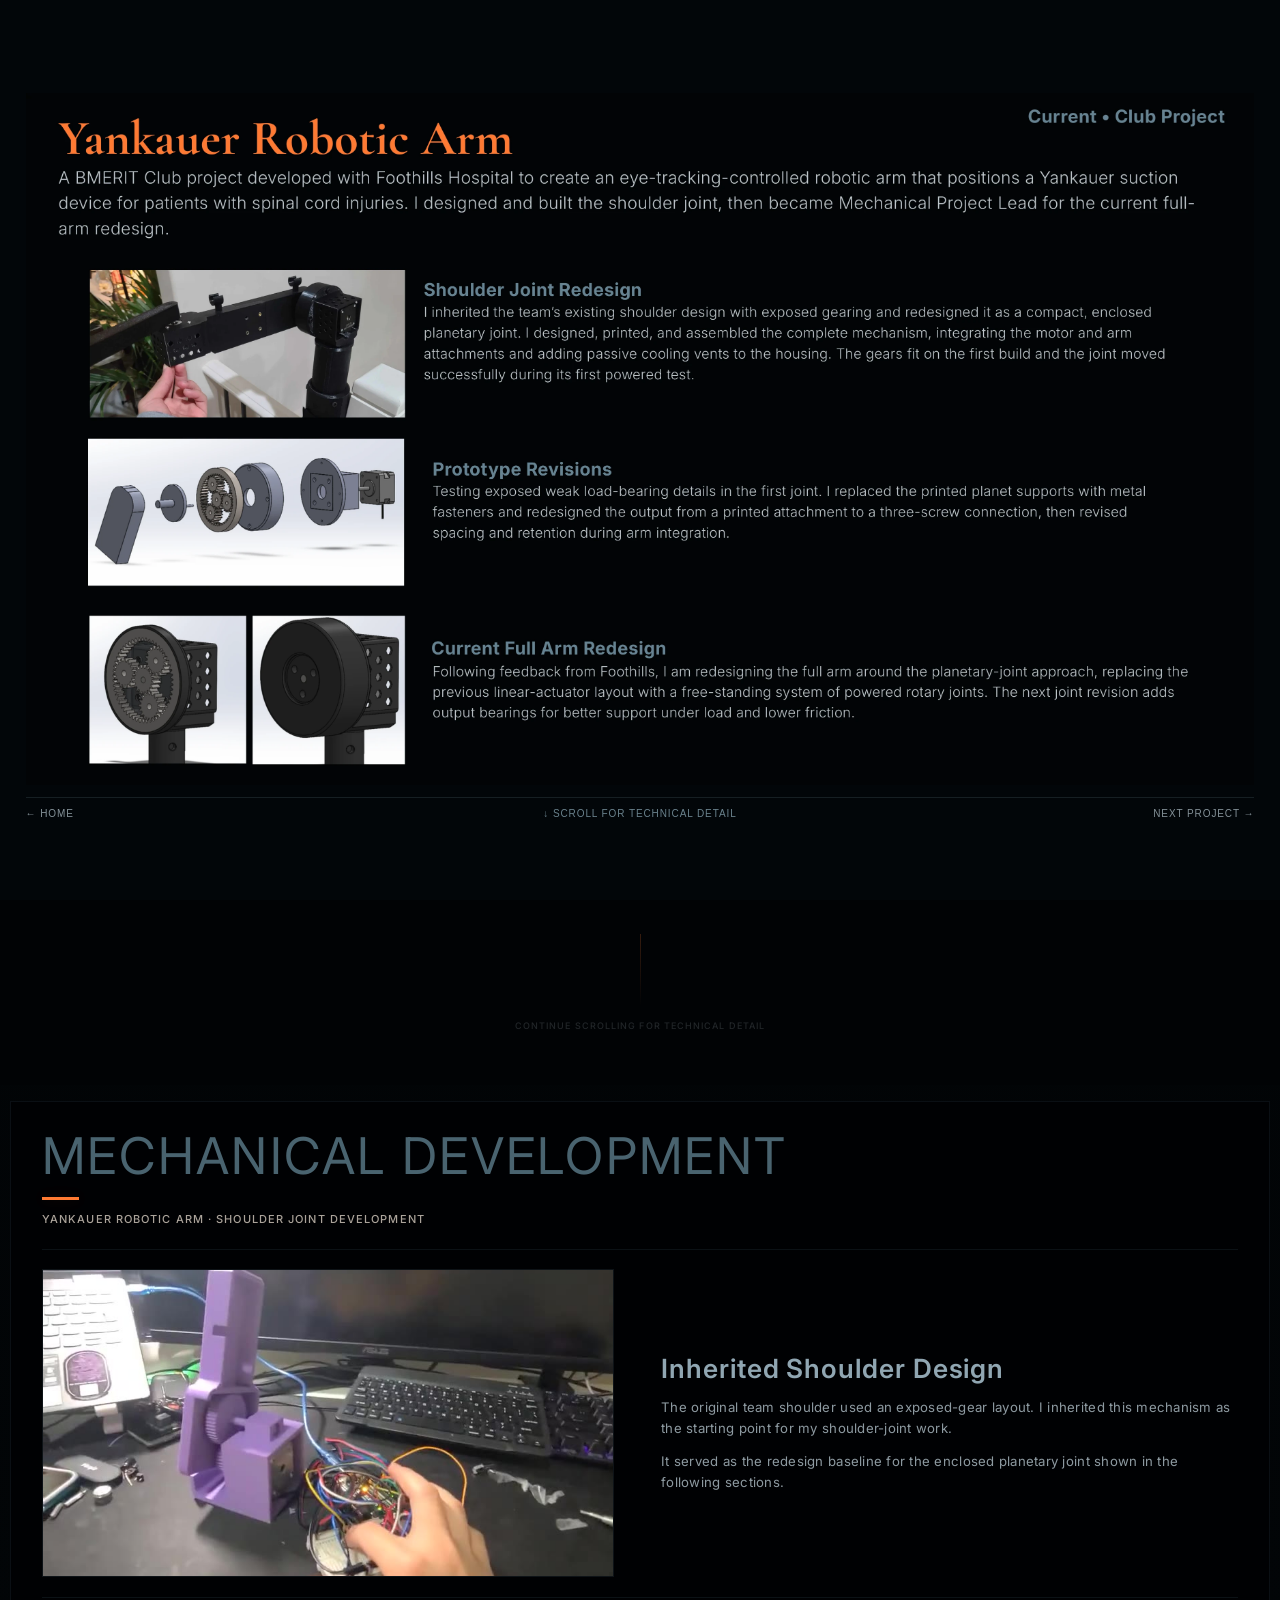
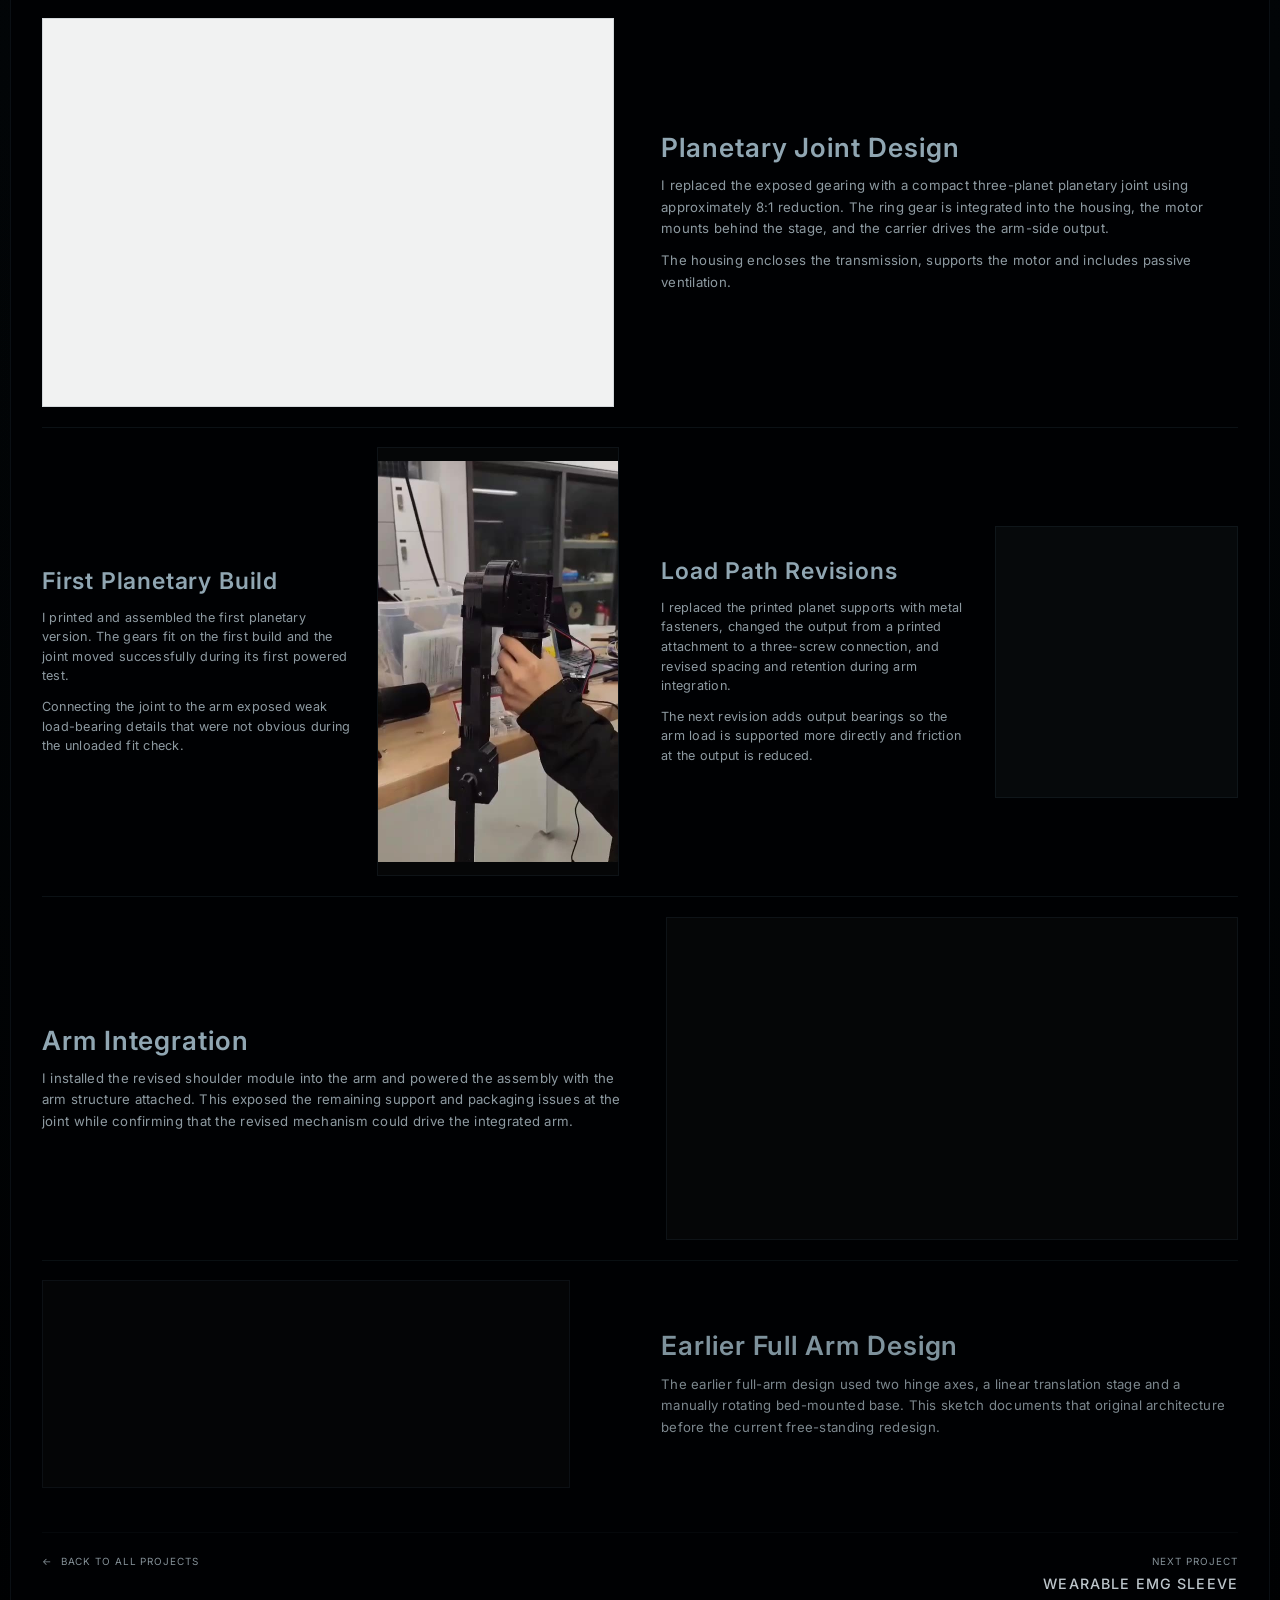
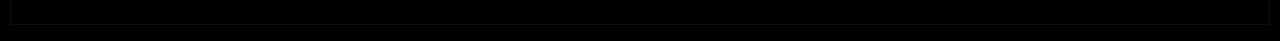
<file: projects_/bmeirt-shoulder/shoulder.html>
<!DOCTYPE html>
<html lang="en">
<head>
  <meta charset="UTF-8">
  <meta name="viewport" content="width=device-width, initial-scale=1.0">
  <meta name="description" content="Redesign of an assistive Yankauer robotic arm&#x27;s shoulder as an enclosed three-planet planetary joint (about 8:1), from printed prototype through load-path revisions and arm integration (BMERIT).">
  <meta property="og:type" content="website">
  <meta property="og:title" content="Yankauer Robotic Arm | Brooklyn Claeys">
  <meta property="og:description" content="Redesign of an assistive Yankauer robotic arm&#x27;s shoulder as an enclosed three-planet planetary joint (about 8:1), from printed prototype through load-path revisions and arm integration (BMERIT).">
    <meta property="og:image" content="phots/current_arm_prototype.webp">
  <meta name="twitter:image" content="phots/current_arm_prototype.webp">
<meta name="twitter:card" content="summary_large_image">
  <meta name="theme-color" content="#020609">
  <link rel="icon" href="data:image/svg+xml,%3Csvg xmlns='http://www.w3.org/2000/svg' viewBox='0 0 64 64'%3E%3Crect width='64' height='64' rx='12' fill='%23020609'/%3E%3Ctext x='32' y='43' font-family='Georgia,serif' font-size='30' font-weight='700' text-anchor='middle' fill='%23ff7a32'%3EBC%3C/text%3E%3C/svg%3E">

  <title>Yankauer Robotic Arm | Brooklyn Claeys</title>

  <link rel="preconnect" href="https://fonts.googleapis.com">
  <link rel="preconnect" href="https://fonts.gstatic.com" crossorigin>
  <link
    href="https://fonts.googleapis.com/css2?family=Cormorant+Garamond:wght@500;600;700&family=Inter:wght@400;500&display=swap"
    rel="stylesheet"
  >

  <style>
    :root {
      --bg: #0b0707;
      --panel: #100c0c;
      --panel-soft: rgba(244, 240, 234, 0.026);
      --text: #f4f0ea;
      --muted: #aaa39a;
      --line: rgba(244, 240, 234, 0.30);
      --line-soft: rgba(244, 240, 234, 0.13);
      --accent-line: #123a5a;
      --accent-text: #6fa0c8;
      --paper: #f4f2ed;
      --display: "Cormorant Garamond", Georgia, serif;
      --sans: "Inter", "Helvetica Neue", Arial, sans-serif;
    }

    * {
      box-sizing: border-box;
    }

    html {
      scroll-behavior: smooth;
      background: var(--bg);
    }

    body {
      margin: 0;
      min-height: 100vh;
      overflow-x: hidden;
      background: var(--bg);
      color: var(--text);
      font-family: var(--sans);
      letter-spacing: 0.02em;
      scrollbar-color:
        rgba(244, 240, 234, 0.28)
        rgba(11, 7, 7, 0.78);
      scrollbar-width: thin;
    }

    *::-webkit-scrollbar {
      width: 8px;
      height: 8px;
    }

    *::-webkit-scrollbar-track {
      background: rgba(11, 7, 7, 0.78);
    }

    *::-webkit-scrollbar-thumb {
      background: rgba(244, 240, 234, 0.24);
      border: 2px solid rgba(11, 7, 7, 0.78);
      border-radius: 999px;
    }

    a {
      color: inherit;
      text-decoration: none;
    }

    .background-context {
      position: fixed;
      inset: 0;
      padding: 42px clamp(22px, 4.6vw, 72px);
      opacity: 0.10;
      filter: blur(1.5px);
      pointer-events: none;
    }

    .ghost-header {
      height: 250px;
      border-bottom: 1px solid var(--line-soft);
    }

    .ghost-name {
      margin: 0;
      font-family: var(--display);
      font-size: clamp(80px, 12vw, 150px);
      line-height: 0.76;
      text-transform: uppercase;
    }

    .ghost-grid {
      display: grid;
      grid-template-columns: repeat(3, 1fr);
      gap: clamp(18px, 2vw, 30px);
      margin-top: 48px;
    }

    .ghost-block {
      height: 340px;
      background: var(--panel);
      border: 1px solid var(--line-soft);
    }

    .overlay-wrap {
      position: relative;
      z-index: 2;
      min-height: 100vh;
      display: grid;
      place-items: center;
      padding: 42px 22px;
    }

    .summary-panel {
      width: min(960px, 90vw);
      max-height: 88vh;
      overflow: auto;
      padding: clamp(26px, 3.8vw, 48px);
      background: rgba(11, 7, 7, 0.965);
      border: 1px solid var(--line-soft);
      box-shadow: 0 28px 80px rgba(0, 0, 0, 0.45);
    }

    .panel-top {
      display: grid;
      grid-template-columns: 1fr auto;
      gap: 22px;
      align-items: start;
      margin-bottom: 14px;
    }

    .pdf-link {
      justify-self: end;
      width: fit-content;
      padding-bottom: 4px;
      color: var(--muted);
      border-bottom: 1px solid var(--line);
      font-size: 11px;
      line-height: 1;
      letter-spacing: 0.08em;
      text-transform: uppercase;
      white-space: nowrap;
      transition: color 160ms ease, border-color 160ms ease;
    }

    .pdf-link:hover {
      color: var(--accent-text);
      border-color: var(--accent-line);
    }

    h1 {
      max-width: 760px;
      margin: 0;
      font-size: clamp(34px, 4.8vw, 56px);
      line-height: 0.90;
      font-weight: 400;
      letter-spacing: 0.055em;
      text-transform: uppercase;
    }

    .project-type {
      margin: 0 0 14px;
      color: var(--muted);
      font-size: 10px;
      line-height: 1;
      font-weight: 500;
      letter-spacing: 0.10em;
      text-transform: uppercase;
    }

    .summary-intro {
      max-width: 850px;
      margin: 0 0 28px;
      color: rgba(244, 240, 234, 0.76);
      font-size: 13px;
      line-height: 1.58;
      letter-spacing: 0.025em;
    }

    .summary-intro.intro-context {
      margin-bottom: 12px;
    }

    .summary-grid,
    .visual-grid,
    .comparison-grid,
    .decision-grid {
      display: grid;
      gap: 18px;
    }


    .summary-grid {
      grid-template-columns: repeat(2, minmax(0, 1fr));
      margin-bottom: 18px;
    }

    .summary-card {
      padding: 18px;
      background: var(--panel-soft);
      border: 1px solid var(--line-soft);
    }

    .summary-card.full {
      grid-column: 1 / -1;
    }

    .summary-card h2 {
      margin: 0 0 14px;
      color: rgba(244, 240, 234, 0.86);
      font-family: var(--sans);
      font-size: 12px;
      line-height: 1;
      font-weight: 500;
      letter-spacing: 0.12em;
      text-transform: uppercase;
    }

    .summary-card > p {
      max-width: 850px;
      margin: 0;
      color: var(--muted);
      font-size: 12px;
      line-height: 1.55;
      letter-spacing: 0.035em;
    }

    .summary-card > p + p {
      margin-top: 12px;
    }

    .visual-grid,
    .comparison-grid {
      grid-template-columns: repeat(2, minmax(0, 1fr));
      margin-top: 18px;
      align-items: start;
    }

    .visual-card {
      display: grid;
      grid-template-rows: auto auto 1fr;
      gap: 11px;
      min-width: 0;
      padding-top: 12px;
      border-top: 1px solid rgba(244, 240, 234, 0.10);
    }

    .visual-card h3 {
      margin: 0;
      font-size: 10px;
      line-height: 1;
      font-weight: 500;
      letter-spacing: 0.095em;
      text-transform: uppercase;
    }

    .visual-card p {
      margin: 0;
      color: var(--muted);
      font-size: 11px;
      line-height: 1.42;
      letter-spacing: 0.035em;
    }

    .visual-card.cad-only {
      grid-template-rows: auto;
      gap: 0;
      padding-top: 0;
      border-top: 0;
    }

    .media-frame {
      position: relative;
      width: 100%;
      display: grid;
      place-items: center;
      overflow: hidden;
      background: #eceae6;
      border: 1px solid var(--line-soft);
      box-shadow: none;
    }

    .media-frame img,
    .media-frame video {
      display: block;
      width: 100%;
      height: auto;
    }

    .comparison-grid .media-frame {
      aspect-ratio: 16 / 9;
      min-height: 0;
      background: #050505;
      box-shadow: none;
    }

    .comparison-grid video {
      display: block;
      width: 100%;
      height: 100%;
      object-fit: contain;
      object-position: center;
      background: #050505;
      transform: none;
    }

    .decision-grid {
      grid-template-columns: repeat(2, minmax(0, 1fr));
      margin-top: 18px;
      margin-bottom: 20px;
    }

    .decision-block {
      padding-top: 13px;
      border-top: 1px solid rgba(244, 240, 234, 0.14);
    }

    .decision-block h3 {
      margin: 0 0 9px;
      font-size: 10px;
      line-height: 1;
      font-weight: 500;
      letter-spacing: 0.095em;
      text-transform: uppercase;
    }

    .decision-block p {
      margin: 0;
      color: var(--muted);
      font-size: 11px;
      line-height: 1.48;
      letter-spacing: 0.035em;
    }

    .visual-grid .media-frame {
      height: auto;
    }

    .media-frame img,
    .media-frame video {
      box-sizing: border-box;
      width: 100%;
      height: auto;
      max-height: none;
      object-fit: initial;
      object-position: center;
    }

    .cad-image,
    .system-image,
    .exploded-cad-image {
      width: 100%;
      height: auto;
      object-position: center;
    }

    .cad-image {
      padding: 0;
      filter: saturate(0.82) contrast(1.02) brightness(0.99);
    }

    .cad-evidence-grid {
      display: grid;
      grid-template-columns: repeat(2, minmax(0, 1fr));
      gap: 18px;
      margin-top: 0;
      margin-bottom: 18px;
      align-items: start;
    }

    .cad-hover-pair {
      position: relative;
      min-width: 0;
      overflow: hidden;
      background: #eceae6;
      outline: none;
    }

    .cad-hover-pair img {
      display: block;
      width: 100%;
      object-position: center;
      transition: opacity 180ms ease;
    }

    .cad-hover-pair .cad-default-image {
      position: relative;
      z-index: 1;
      height: auto;
    }

    .cad-hover-pair .cad-hover-image {
      position: absolute;
      inset: 0;
      z-index: 2;
      height: 100%;
      object-fit: contain;
      opacity: 0;
    }

    /* Keep the SolidWorks renders the same displayed height as the drawing card. */
    .cad-render-pair {
      height: var(--cad-drawing-height, auto);
    }

    .cad-render-pair .cad-default-image,
    .cad-render-pair .cad-hover-image {
      position: absolute;
      inset: 0;
      width: 100%;
      height: 100%;
      object-fit: cover;
      object-position: center;
    }

    .cad-drawing-pair .cad-default-image {
      width: 100%;
      height: auto;
      object-fit: contain;
    }

    .cad-drawing-pair .cad-hover-image {
      object-fit: contain;
    }

    .cad-hover-pair:hover .cad-default-image,
    .cad-hover-pair:focus .cad-default-image {
      opacity: 0;
    }

    .cad-hover-pair:hover .cad-hover-image,
    .cad-hover-pair:focus .cad-hover-image {
      opacity: 1;
    }

    .system-view {
      position: relative;
      height: auto;
      margin-top: 18px;
      overflow: hidden;
      outline: none;
    }

    .system-view .system-image {
      position: relative;
      z-index: 1;
      display: block;
      width: 100%;
      height: auto;
      padding: 0;
      object-position: center;
      transition: opacity 180ms ease;
    }

    .system-view .system-exploded-image {
      position: absolute;
      inset: 0;
      z-index: 2;
      display: block;
      width: 100%;
      height: 100%;
      padding: 0;
      object-fit: cover;
      object-position: center;
      opacity: 0;
      transition: opacity 180ms ease;
    }

    .system-view:hover .system-image,
    .system-view:focus .system-image {
      opacity: 0;
    }

    .system-view:hover .system-exploded-image,
    .system-view:focus .system-exploded-image {
      opacity: 1;
    }

    .project-footer {
      display: grid;
      grid-template-columns: 1fr auto;
      gap: 24px;
      align-items: start;
      margin-top: 38px;
      padding-top: 22px;
      border-top: 1px solid var(--line-soft);
    }

    .all-projects-link {
      display: inline-flex;
      align-items: center;
      gap: 8px;
      width: fit-content;
      color: rgba(244, 240, 234, 0.48);
      font-size: 9px;
      line-height: 1;
      letter-spacing: 0.09em;
      text-transform: uppercase;
      transition: color 160ms ease;
    }

    .all-projects-link:hover {
      color: var(--text);
    }

    .next-project-link {
      display: grid;
      justify-items: end;
      gap: 7px;
      text-align: right;
    }

    .next-project-label {
      color: rgba(244, 240, 234, 0.42);
      font-size: 9px;
      line-height: 1;
      letter-spacing: 0.10em;
      text-transform: uppercase;
    }

    .next-project-title {
      color: var(--text);
      font-family: var(--sans);
      font-size: 13px;
      line-height: 1.25;
      font-weight: 500;
      letter-spacing: 0.08em;
      text-transform: uppercase;
      transition: color 160ms ease;
    }

    .next-project-link:hover .next-project-title {
      color: var(--accent-text);
    }

    @media (max-width: 760px) {
      .background-context {
        opacity: 0.08;
        filter: blur(1px);
      }

      .overlay-wrap {
        padding: 18px;
      }

      .summary-panel {
        width: min(100%, 620px);
        max-height: 92vh;
        padding: 24px;
      }

      h1 {
        font-size: 36px;
        line-height: 0.92;
      }

      .summary-grid {
        grid-template-columns: 1fr;
        gap: 14px;
      }

      .summary-card {
        padding: 16px;
      }

      .decision-grid {
        grid-template-columns: 1fr;
        gap: 14px;
      }

      .cad-evidence-grid {
        grid-template-columns: 1fr;
        gap: 14px;
      }

      .visual-grid,
      .comparison-grid {
        gap: 12px;
      }

      .visual-grid .media-frame {
        height: auto;
      }

      .system-view {
        height: auto;
      }
    }

    @media (max-width: 600px) {
      .visual-grid,
      .comparison-grid {
        grid-template-columns: 1fr;
      }

      .visual-grid .media-frame {
        height: auto;
      }

      .comparison-grid .media-frame {
        aspect-ratio: 16 / 9;
      }
    }

    @media (max-width: 520px) {
      .panel-top {
        grid-template-columns: 1fr;
      }

      .pdf-link {
        justify-self: start;
      }

      .project-footer {
        grid-template-columns: 1fr auto;
        gap: 14px;
      }

      .next-project-title {
        font-size: 12px;
      }

      .system-view {
        height: auto;
      }
    }
  

/* Unified project header */
    .panel-top {
      display: grid;
      grid-template-columns: minmax(0, 1fr) auto;
      gap: 22px;
      align-items: start;
      margin-bottom: 20px;
    }

    .project-header-copy {
      min-width: 0;
    }

    .project-header-copy .project-type {
      margin: 12px 0 0;
      color: var(--muted);
      font-family: var(--sans);
      font-size: 10px;
      line-height: 1.25;
      font-weight: 500;
      letter-spacing: 0.10em;
      text-transform: uppercase;
    }

    .project-header-copy .project-type + .project-type {
      margin-top: 5px;
    }

    .pdf-link {
      justify-self: end;
      align-self: start;
      display: inline-block;
      width: fit-content;
      margin: 2px 0 0;
      padding-bottom: 4px;
      color: var(--muted);
      border-bottom: 1px solid var(--line);
      font-family: var(--sans);
      font-size: 11px;
      line-height: 1;
      font-weight: 500;
      letter-spacing: 0.08em;
      text-transform: uppercase;
      white-space: nowrap;
      transition: color 160ms ease, border-color 160ms ease;
    }

    .pdf-link:hover {
      color: var(--accent-text);
      border-color: var(--accent-line);
    }

    @media (max-width: 520px) {
      .panel-top {
        grid-template-columns: minmax(0, 1fr) auto;
        gap: 14px;
      }

      .pdf-link {
        justify-self: end;
      }
    }
</style>

  <style id="approved-project-accent-fix">
    /* Approved finishing accents only — preserves the original corrected project-page design. */
    :root {
      --portfolio-orange: #FF7A32;
      --portfolio-orange-hover: #FF9B65;
      --portfolio-orange-line: rgba(255,122,50,.72);
    }
    .pdf-link, .pdf-link:visited {
      color: var(--portfolio-orange) !important;
      border-bottom-color: var(--portfolio-orange-line) !important;
    }
    .pdf-link:hover, .pdf-link:focus-visible {
      color: var(--portfolio-orange-hover) !important;
      border-bottom-color: var(--portfolio-orange-hover) !important;
    }
    a:hover, button:hover {
      --accent-text: var(--portfolio-orange);
    }
    .swap-card:hover .media-frame,
    .swap-card:focus-visible .media-frame {
      border-color: var(--portfolio-orange-line) !important;
    }
    .next-project-link:hover .next-project-title,
    .next-project-link:focus-visible .next-project-title,
    .archive-link:hover, .archive-link:focus-visible {
      color: var(--portfolio-orange) !important;
    }
    :focus-visible { outline-color: var(--portfolio-orange) !important; }
  </style>
  <style id="project-homepage-aesthetic-match">
    /* Project-page visual match to the approved homepage. Layout/content intentionally untouched. */
    :root {
      --project-bg: #000102;
      --project-bg-deep: #000000;
      --project-panel: #010407;
      --project-panel-soft: rgba(5, 14, 21, 0.54);
      --project-text: #edf0f2;
      --project-muted: #87939a;
      --project-blue: #405b68;
      --project-blue-hover: #6a828d;
      --project-line: rgba(54, 75, 86, 0.18);
      --project-line-soft: rgba(54, 75, 86, 0.095);
      --project-orange: #FF7A32;
      --project-orange-hover: #FF9B65;
      --project-orange-soft: rgba(255, 122, 50, 0.14);
      --project-orange-line: rgba(255, 122, 50, 0.76);
    }

    html {
      background: var(--project-bg) !important;
      color-scheme: dark;
    }

    body {
      color: var(--project-text) !important;
      background:
        radial-gradient(850px 520px at 88% 0%, rgba(8, 17, 23, 0.055), transparent 78%),
        radial-gradient(760px 560px at 4% 58%, rgba(8, 20, 28, 0.035), transparent 80%),
        linear-gradient(180deg, var(--project-bg) 0%, #010305 50%, var(--project-bg-deep) 100%) !important;
      -webkit-font-smoothing: antialiased;
      -moz-osx-font-smoothing: grayscale;
      scrollbar-color: rgba(106, 130, 141, 0.36) rgba(0, 1, 2, 0.92) !important;
    }

    *::-webkit-scrollbar-track {
      background: rgba(0, 1, 2, 0.92) !important;
    }

    *::-webkit-scrollbar-thumb {
      background: rgba(106, 130, 141, 0.30) !important;
      border-color: rgba(0, 1, 2, 0.92) !important;
    }

    *::-webkit-scrollbar-thumb:hover {
      background: rgba(106, 130, 141, 0.48) !important;
    }

    ::selection {
      color: var(--project-text);
      background: rgba(255, 122, 50, 0.28);
    }

    /* Keep the original background composition but shift it into the homepage palette. */
    .background-context {
      opacity: 0.13 !important;
      filter: blur(1.35px) !important;
    }

    .ghost-header {
      border-bottom-color: var(--project-line-soft) !important;
    }

    .ghost-name {
      color: rgba(106, 130, 141, 0.34) !important;
    }

    .ghost-block {
      background: rgba(3, 8, 12, 0.82) !important;
      border-color: var(--project-line-soft) !important;
    }

    /* Same blue-black depth as the homepage rather than the old brown/black panel. */
    .summary-panel {
      background:
        radial-gradient(700px 320px at 8% 0%, rgba(20, 43, 56, 0.10), transparent 72%),
        linear-gradient(180deg, rgba(3, 8, 12, 0.985), rgba(1, 4, 7, 0.985)) !important;
      border-color: var(--project-line) !important;
      box-shadow:
        0 28px 80px rgba(0, 0, 0, 0.48),
        0 0 0 1px rgba(64, 91, 104, 0.025) !important;
    }

    h1 {
      color: var(--project-text) !important;
      text-wrap: balance;
    }

    /* Small permanent orange cue: present on every project, including pages without PDFs. */
    h1::after {
      content: '';
      display: block;
      width: 34px;
      height: 2px;
      margin-top: 17px;
      background: var(--project-orange);
      box-shadow: 0 0 12px rgba(255, 122, 50, 0.10);
    }

    .summary-intro,
    .summary-card p,
    .visual-card p,
    .system-row span,
    .next-project-label,
    .all-projects-link,
    .project-files-link,
    .home-link {
      color: var(--project-muted) !important;
    }

    .summary-card {
      background:
        linear-gradient(180deg, rgba(5, 14, 21, 0.58), rgba(2, 7, 11, 0.52)) !important;
      border-color: var(--project-line-soft) !important;
    }

    .summary-card h2,
    .section-heading {
      color: var(--project-blue-hover) !important;
    }

    .visual-card {
      border-top-color: var(--project-line-soft) !important;
    }

    .visual-card h3,
    .system-row strong {
      color: #c9d2d6 !important;
    }

    .system-list,
    .project-footer,
    .cta-row {
      border-color: var(--project-line-soft) !important;
    }

    .system-row {
      border-bottom-color: var(--project-line-soft) !important;
    }

    /* Image framing follows the homepage: cool neutral border at rest, orange only when interactive. */
    .media-frame {
      background: var(--project-bg) !important;
      border-color: var(--project-line-soft) !important;
      box-shadow:
        inset 0 0 0 14px var(--project-panel),
        inset 0 0 0 15px var(--project-line-soft) !important;
    }

    .media-frame.cad {
      /* Preserve the existing light CAD plate while harmonizing its outer edge. */
      border-color: rgba(64, 91, 104, 0.24) !important;
    }

    .swap-card .media-frame {
      transition: border-color 180ms ease, box-shadow 200ms ease, transform 200ms ease !important;
    }

    .swap-card:hover .media-frame,
    .swap-card:focus-visible .media-frame {
      border-color: var(--project-orange-line) !important;
      box-shadow:
        0 0 0 1px rgba(255, 122, 50, 0.18),
        0 0 22px var(--project-orange-soft) !important;
      transform: translateY(-1px);
    }

    .swap-card:hover .media-frame.cad,
    .swap-card:focus-visible .media-frame.cad {
      box-shadow:
        inset 0 0 0 10px var(--cad-bg),
        inset 0 0 0 11px var(--project-orange-line),
        0 0 22px var(--project-orange-soft) !important;
    }

    /* Blue is the structural accent. Orange means action. */
    .pdf-link,
    .pdf-link:visited {
      color: var(--project-orange) !important;
      border-bottom-color: var(--project-orange-line) !important;
    }

    .pdf-link:hover,
    .pdf-link:focus-visible {
      color: var(--project-orange-hover) !important;
      border-bottom-color: var(--project-orange-hover) !important;
    }

    .archive-link {
      border-top-color: var(--project-blue) !important;
      border-bottom-color: var(--project-line-soft) !important;
    }

    .home-link:hover,
    .home-link:focus-visible,
    .archive-link:hover,
    .archive-link:focus-visible,
    .all-projects-link:hover,
    .all-projects-link:focus-visible,
    .project-files-link:hover,
    .project-files-link:focus-visible,
    .next-project-link:hover .next-project-title,
    .next-project-link:focus-visible .next-project-title {
      color: var(--project-orange) !important;
      border-color: var(--project-orange-line) !important;
    }

    .next-project-title {
      color: var(--project-text) !important;
    }

    :focus-visible {
      outline-color: var(--project-orange) !important;
    }

    @media (max-width: 760px) {
      .background-context { opacity: 0.09 !important; }
      h1::after { margin-top: 14px; }
    }
  </style>


<style id="project-homepage-color-hierarchy-v2">
  /* Final project-page colour match. Layout/content intentionally untouched. */
  :root {
    --project-bg: #010305;
    --project-bg-mid: #020507;
    --project-bg-deep: #000102;
    --project-panel: #03070a;
    --project-title-blue: #49636f;
    --project-heading-blue: #6a828d;
    --project-subheading: #bcc5ca;
    --project-body-grey: #849198;
    --project-muted-grey: #747d83;
  }

  html { background: var(--project-bg) !important; }

  body {
    background:
      radial-gradient(900px 620px at 90% 0%, rgba(13, 25, 33, 0.038), transparent 76%),
      radial-gradient(760px 540px at 4% 58%, rgba(7, 15, 21, 0.017), transparent 82%),
      linear-gradient(180deg, var(--project-bg) 0%, var(--project-bg-mid) 52%, var(--project-bg-deep) 100%) !important;
  }

  .summary-panel {
    background:
      radial-gradient(700px 320px at 8% 0%, rgba(20, 43, 56, 0.08), transparent 72%),
      linear-gradient(180deg, rgba(3, 7, 10, 0.985), rgba(1, 4, 7, 0.985)) !important;
  }

  /* Home-page hierarchy: blue titles, grey prose, orange interaction. */
  h1 {
    color: var(--project-title-blue) !important;
  }

  .summary-card h2,
  .section-heading {
    color: var(--project-heading-blue) !important;
  }

  .visual-card h3,
  .system-row strong,
  .next-project-title {
    color: var(--project-subheading) !important;
  }

  .summary-intro,
  .summary-card p,
  .visual-card p,
  .system-row span,
  .next-project-label,
  .all-projects-link,
  .project-files-link,
  .home-link,
  .archive-link,
  .image-caption,
  figcaption,
  .caption,
  li {
    color: var(--project-body-grey) !important;
  }

  .image-label,
  .meta,
  .eyebrow,
  .kicker {
    color: var(--project-muted-grey) !important;
  }

  /* Preserve the established orange action language. */
  .pdf-link,
  .pdf-link:visited {
    color: var(--project-orange) !important;
    border-bottom-color: var(--project-orange-line) !important;
  }

  .pdf-link:hover,
  .pdf-link:focus-visible,
  a:hover,
  a:focus-visible {
    text-decoration-color: var(--project-orange) !important;
  }
</style>


<style id="project-story-layer-v5">
/* Intro/story layer is intentionally contained inside the original project panel. */
.project-story-intro{
  position:relative;
  display:grid;
  grid-template-columns:minmax(0,1.05fr) minmax(280px,.95fr);
  gap:clamp(30px,4.5vw,58px);
  align-items:center;
  width:100%;
  margin:0 0 clamp(38px,5vw,56px);
  padding:clamp(8px,1vw,12px) 0 clamp(38px,5vw,52px);
  border-bottom:1px solid var(--project-line-soft,rgba(64,91,104,.14));
  overflow:visible;
}
.project-story-copy{min-width:0;max-width:620px}
.project-story-kicker{margin:0 0 14px;color:var(--project-orange,#FF7A32)!important;font:500 9px/1 var(--sans);letter-spacing:.14em;text-transform:uppercase}
.project-story-title{margin:0;color:var(--project-title-blue,#49636f)!important;font-family:var(--sans);font-size:clamp(36px,4.8vw,60px);line-height:.94;font-weight:400;letter-spacing:.025em;text-transform:uppercase;text-wrap:balance}
.project-story-subtitle{margin:13px 0 0;color:var(--project-heading-blue,#6a828d)!important;font:500 10px/1.4 var(--sans);letter-spacing:.09em;text-transform:uppercase}
.project-story-statement{margin:clamp(22px,3vw,30px) 0 0;max-width:58ch;color:#a8b3b8!important;font-family:var(--display,Georgia,serif);font-size:clamp(17px,1.65vw,22px);line-height:1.4;letter-spacing:.005em}
.project-story-note{display:block;margin-top:13px;max-width:58ch;color:var(--project-muted-grey,#747d83)!important;font:500 9px/1.5 var(--sans);letter-spacing:.06em;text-transform:uppercase}
.project-story-actions{display:flex;flex-wrap:wrap;gap:10px 22px;align-items:center;margin-top:26px}
.project-story-action{display:inline-flex;align-items:center;gap:8px;padding:5px 0;border-bottom:1px solid transparent;color:var(--project-body-grey,#849198)!important;font:500 9px/1 var(--sans);letter-spacing:.09em;text-transform:uppercase;transition:color 180ms ease,border-color 180ms ease,transform 280ms cubic-bezier(.22,1,.36,1)}
.project-story-action.primary{color:var(--project-orange,#FF7A32)!important;border-bottom-color:rgba(255,122,50,.42)}
.project-story-action:hover,.project-story-action:focus-visible{color:var(--project-orange-hover,#ff9a63)!important;border-bottom-color:var(--project-orange,#FF7A32);transform:translateY(-1px);outline:none}
.project-story-visual{min-width:0;margin:0}
.project-story-frame{position:relative;width:100%;aspect-ratio:4/3;overflow:hidden;background:var(--project-panel,#03070a);border:1px solid rgba(74,101,114,.22);box-shadow:0 20px 48px rgba(0,0,0,.23)}
.project-story-frame::before{content:'';position:absolute;z-index:2;left:0;top:0;width:38px;height:38px;border-left:1px solid rgba(255,122,50,.62);border-top:1px solid rgba(255,122,50,.62);pointer-events:none}
.project-story-frame img{display:block;width:100%;height:100%;object-fit:var(--story-fit,cover);object-position:var(--story-position,center);background:var(--story-bg,transparent);filter:saturate(.94) brightness(.94) contrast(1.02);transform:scale(var(--story-scale,1))}
.project-story-caption{margin:9px 0 0;color:var(--project-muted-grey,#747d83)!important;font:500 8px/1.4 var(--sans);letter-spacing:.08em;text-transform:uppercase}
.technical-depth-cue{display:flex;align-items:center;gap:11px;margin:0 0 22px;color:var(--project-muted-grey,#747d83)!important;font:500 9px/1 var(--sans);letter-spacing:.11em;text-transform:uppercase;scroll-margin-top:28px}
.technical-depth-cue::before{content:'';width:25px;height:1px;background:var(--project-orange,#FF7A32)}

/* Natural motion: one directional entrance. No blur, no transform feedback loop. */
.story-motion .project-story-copy,.story-motion .project-story-visual,.story-motion .story-flow-target{
  opacity:.001;
  transform:translate3d(var(--story-enter-x,0),var(--story-enter-y,14px),0);
  transition:transform 900ms cubic-bezier(.22,1,.36,1),opacity 620ms ease-out;
}
.story-motion .project-story-copy{--story-enter-x:-42px;--story-enter-y:0}
.story-motion .project-story-visual{--story-enter-x:42px;--story-enter-y:0;transition-delay:90ms}
.story-motion .story-flow-target:nth-of-type(even){--story-enter-x:28px}
.story-motion .story-flow-target:nth-of-type(odd){--story-enter-x:-28px}
.story-motion .story-in-view{opacity:1;transform:translate3d(0,0,0)}
/* Only the large heading drifts out as the story chapter leaves. Paragraphs remain readable/fitted. */
.project-story-title{translate:var(--story-title-drift,0px) 0;will-change:translate}
.project-story-kicker{translate:var(--story-kicker-drift,0px) 0;will-change:translate}

@media(max-width:820px){
 .project-story-intro{grid-template-columns:1fr;gap:28px;padding-bottom:38px}
 .project-story-copy{max-width:none}.project-story-visual{width:min(100%,640px)}
 .project-story-frame{aspect-ratio:16/8;max-height:240px}
 .project-story-statement{max-width:68ch;font-size:17px;line-height:1.36;margin-top:18px}
 .project-story-note{margin-top:10px}
}
@media(max-width:560px){
 .project-story-title{font-size:clamp(34px,11vw,48px)}
 .project-story-actions{align-items:flex-start;flex-direction:column;gap:5px}
 .project-story-visual{width:100%}.project-story-frame{max-height:200px}
 .project-story-note{display:none}
 .story-motion .project-story-copy,.story-motion .project-story-visual,.story-motion .story-flow-target{opacity:1;transform:none;transition:none}
 .project-story-title,.project-story-kicker{translate:none!important}
}
@media(prefers-reduced-motion:reduce){
 .story-motion .project-story-copy,.story-motion .project-story-visual,.story-motion .story-flow-target{opacity:1!important;transform:none!important;transition:none!important}
 .project-story-title,.project-story-kicker{translate:none!important}
}

/* Intro navigation: simple footer rhythm before the technical chapter. */
.project-story-actions{display:none!important}
.project-story-footer{grid-column:1/-1;display:grid;grid-template-columns:1fr auto 1fr;align-items:end;gap:18px;margin-top:clamp(4px,1vw,10px);padding-top:20px;border-top:1px solid var(--project-line-soft,rgba(64,91,104,.14))}
.project-story-footer a{color:var(--project-body-grey,#849198)!important;font:500 9px/1.25 var(--sans);letter-spacing:.09em;text-transform:uppercase;text-decoration:none;transition:color 180ms ease,translate 260ms cubic-bezier(.22,1,.36,1)}
.project-story-footer a:hover,.project-story-footer a:focus-visible{color:var(--project-orange-hover,#ff9a63)!important;outline:none}
.project-story-home{justify-self:start}
.project-story-next{justify-self:end;text-align:right}
.project-story-scroll{justify-self:center;display:grid!important;justify-items:center;gap:7px;color:var(--project-heading-blue,#6a828d)!important;text-align:center}
.project-story-scroll .story-scroll-arrow{display:block;color:var(--project-orange,#FF7A32);font-size:20px;line-height:1;transition:translate 300ms cubic-bezier(.22,1,.36,1)}
.project-story-scroll:hover .story-scroll-arrow,.project-story-scroll:focus-visible .story-scroll-arrow{translate:0 4px}
@media(max-width:620px){.project-story-footer{grid-template-columns:1fr 1fr;align-items:start}.project-story-scroll{grid-column:1/-1;grid-row:1;justify-self:start;justify-items:start;margin-bottom:8px}.project-story-home{grid-column:1;grid-row:2}.project-story-next{grid-column:2;grid-row:2}}
</style>


<style id="technical-chapter-handoff-v1">
/* A scroll chapter transition between the reflective intro and the existing technical page. */
.technical-chapter-handoff{
  --chapter-p:0;
  position:relative;
  left:50%;
  width:100vw;
  min-height:clamp(300px,48vh,470px);
  margin:clamp(18px,4vh,42px) 0 clamp(30px,5vh,58px) -50vw;
  display:grid;
  place-items:center;
  overflow:hidden;
  isolation:isolate;
  scroll-margin-top:0;
}
.technical-chapter-handoff::before{
  content:'';
  position:absolute;
  inset:0;
  z-index:-2;
  background:
    radial-gradient(720px 300px at 50% 48%,rgba(33,58,72,.18),transparent 72%),
    linear-gradient(180deg,#010305 0%,#02070b 52%,#010305 100%);
  transform:scaleY(calc(.055 + (var(--chapter-p) * .945)));
  transform-origin:center;
  box-shadow:inset 0 1px rgba(93,126,148,.10),inset 0 -1px rgba(93,126,148,.10);
  will-change:transform;
}
.technical-chapter-handoff::after{
  content:'';
  position:absolute;
  left:50%;
  top:50%;
  width:min(760px,72vw);
  height:1px;
  z-index:-1;
  background:linear-gradient(90deg,transparent,rgba(255,122,50,.50) 22%,rgba(93,126,148,.34) 78%,transparent);
  transform:translate(-50%,-50%) scaleX(calc(.08 + (var(--chapter-p) * .92)));
  transform-origin:center;
  will-change:transform;
}
.technical-chapter-inner{
  display:grid;
  justify-items:center;
  gap:12px;
  padding:28px;
  text-align:center;
  transform:translateY(calc((1 - var(--chapter-p)) * 34px));
  will-change:transform;
}
.technical-chapter-label{
  color:var(--project-heading-blue,#6a828d)!important;
  font:500 clamp(17px,1.7vw,23px)/1 var(--sans);
  letter-spacing:.12em;
  text-transform:uppercase;
}
.technical-chapter-arrow{
  color:var(--project-orange,#FF7A32);
  font:300 24px/1 var(--sans);
  transform:translateY(calc(var(--chapter-p) * 6px));
}
@media(max-width:620px){
  .technical-chapter-handoff{min-height:250px;margin-top:20px;margin-bottom:34px}
  .technical-chapter-handoff::after{width:84vw}
}
@media(prefers-reduced-motion:reduce){
  .technical-chapter-handoff{--chapter-p:1!important}
  .technical-chapter-handoff::before,.technical-chapter-handoff::after,.technical-chapter-inner,.technical-chapter-arrow{transform:none!important}
}
</style>


<style id="project-story-handoff-refinement-v2">
/* Intro footer stays quiet; the technical chapter only appears as the user naturally scrolls into it. */
.project-story-footer{grid-template-columns:1fr 1fr!important;align-items:end!important}
.project-story-home{justify-self:start!important}
.project-story-next{justify-self:end!important;text-align:right!important}
.project-story-scroll{display:none!important}

/* Shorter, continuous chapter handoff: no empty half-screen and no duplicate arrows. */
.technical-chapter-handoff{
  --chapter-p:0;
  min-height:clamp(150px,22vh,210px)!important;
  margin:clamp(8px,1.8vh,16px) 0 clamp(24px,3.2vh,36px) -50vw!important;
}
.technical-chapter-handoff::before{
  opacity:var(--chapter-p);
  transform:scaleY(calc(.012 + (var(--chapter-p) * .988)))!important;
}
.technical-chapter-handoff::after{
  opacity:var(--chapter-p);
  transform:translate(-50%,-50%) scaleX(var(--chapter-p))!important;
}
.technical-chapter-inner{
  opacity:clamp(0,calc((var(--chapter-p) - .34) * 2.1),1);
  transform:translateY(calc((1 - var(--chapter-p)) * 18px))!important;
}
.technical-chapter-arrow{display:none!important}
.technical-chapter-label{font-size:clamp(14px,1.35vw,18px)!important;letter-spacing:.14em!important}
@media(max-width:620px){
  .project-story-footer{grid-template-columns:1fr 1fr!important}
  .project-story-home{grid-column:1!important;grid-row:1!important}
  .project-story-next{grid-column:2!important;grid-row:1!important}
  .technical-chapter-handoff{min-height:135px!important;margin-top:8px!important;margin-bottom:24px!important}
}
@media(prefers-reduced-motion:reduce){
  .technical-chapter-handoff::before,.technical-chapter-handoff::after,.technical-chapter-inner{opacity:1!important}
}
</style>

  <link rel="stylesheet" href="../../assets/pdf-page-top.css">

<style id="technical-defer-style">
.technical-defer{min-height:42vh;display:grid;place-content:center;justify-items:center;gap:14px;padding:clamp(70px,12vh,140px) 24px;background:#010305;color:#747d83;text-align:center}
.technical-defer__line{width:1px;height:clamp(48px,8vh,86px);background:linear-gradient(to bottom,rgba(255,122,50,.75),rgba(255,122,50,0))}
.technical-defer__label,.technical-defer__status{margin:0;font:500 9px/1.4 "Inter",Helvetica,Arial,sans-serif;letter-spacing:.12em;text-transform:uppercase}
.technical-defer__status{min-height:1.4em;color:#849198;text-transform:none;letter-spacing:.04em}
.technical-defer__status a{color:#FF7A32;text-decoration:none;border-bottom:1px solid rgba(255,122,50,.45)}
.technical-defer--loaded{min-height:18vh;padding-block:34px 26px}
.technical-defer--loaded .technical-defer__label,.technical-defer--loaded .technical-defer__line{opacity:.28}
@media(max-width:620px){.technical-defer{min-height:34vh}}
</style>


<style id="deferred-scroll-cue-fix">
.pdf-page-chapter__nav .detail{cursor:default;pointer-events:none;text-decoration:none}
</style>

<style id="single-document-scroll-fix">
/* The deferred technical chapter belongs to the document flow: no nested scroll container. */
#technical-deferred-content{overflow:visible!important;height:auto!important;max-height:none!important;}
#technical-deferred-content .overlay-wrap{min-height:0!important;height:auto!important;max-height:none!important;display:block!important;place-items:unset!important;overflow:visible!important;width:100%!important;padding-left:22px!important;padding-right:22px!important;}
#technical-deferred-content .summary-panel{width:min(1040px,92vw)!important;height:auto!important;max-height:none!important;overflow:visible!important;margin-left:auto!important;margin-right:auto!important;}
</style>

<style id="joint-test-crop-fix">
#technical-deferred-content .current-joint-test-video{
  position:absolute!important;
  left:50%!important;
  top:50%!important;
  width:100%!important;
  height:auto!important;
  min-height:100%!important;
  max-width:none!important;
  object-fit:initial!important;
  object-position:initial!important;
  transform:translate(-50%,-50%)!important;
}
#technical-deferred-content .media-frame:has(.current-joint-test-video){position:relative!important;overflow:hidden!important;}
</style>
</head>

<body>
<section class="pdf-page-chapter pdf-page--yankauer" aria-label="Portfolio summary page">
  <div class="pdf-page-original-wrap"><img class="pdf-page-original" src="../../assets/pdf-pages/yankauer.webp" width="3600" height="2025" fetchpriority="high" decoding="async" alt="Project summary slide: a photograph of the robotic arm prototype, exploded CAD of the planetary shoulder joint, and renders of the enclosed joint."></div>
  <div class="pdf-page-text">
<p class="ppt-kicker">Current • Club Project</p>
<h1>Yankauer Robotic Arm</h1>
<p>A BMERIT Club project developed with Foothills Hospital to create an eye-tracking-controlled robotic arm that positions a Yankauer suction device for patients with spinal cord injuries. I designed and built the shoulder joint, then became Mechanical Project Lead for the current full-arm redesign.</p>
<h2>Shoulder Joint Redesign</h2>
<p>I inherited the team’s existing shoulder design with exposed gearing and redesigned it as a compact, enclosed planetary joint. I designed, printed, and assembled the complete mechanism, integrating the motor and arm attachments and adding passive cooling vents to the housing. The gears fit on the first build and the joint moved successfully during its first powered test.</p>
<h2>Prototype Revisions</h2>
<p>Testing exposed weak load-bearing details in the first joint. I replaced the printed planet supports with metal fasteners and redesigned the output from a printed attachment to a three-screw connection, then revised spacing and retention during arm integration.</p>
<h2>Current Full Arm Redesign</h2>
<p>Following feedback from Foothills, I am redesigning the full arm around the planetary-joint approach, replacing the previous linear-actuator layout with a free-standing system of powered rotary joints. The next joint revision adds output bearings for better support under load and lower friction.</p>
</div>
  <nav class="pdf-page-chapter__nav" aria-label="Project navigation"><a class="prev" href="../../index.html">← Home</a><span class="detail" aria-hidden="true">↓ Scroll for technical detail</span><a class="next" href="../emg/">Next Project →</a></nav>
</section>

  
<section class="technical-defer" id="technical-sentinel" data-source="shoulder-technical-payload.js" aria-label="Technical detail loading point">
  <div class="technical-defer__line" aria-hidden="true"></div>
  <p class="technical-defer__label">Continue scrolling for technical detail</p>
  <p class="technical-defer__status" id="technical-load-status" aria-live="polite"></p>
</section>
<div id="technical-deferred-content"></div>
<script type="application/json" id="shoulder-technical-fallback">{"html":"<style id=\"bmerit-process-final\">\n#technical-deferred-content .bmerit-case-study{width:min(1240px,96vw)!important;padding:clamp(20px,2.2vw,30px)!important;background:rgba(0,2,4,.985)!important;border:1px solid rgba(64,91,104,.16)!important;box-shadow:none!important}\n#technical-deferred-content .bmerit-case-study .panel-top{margin-bottom:20px!important}\n#technical-deferred-content .bmerit-case-study h1{font-size:clamp(30px,4vw,46px)!important;letter-spacing:.045em!important}\n#technical-deferred-content .process-step{display:grid;grid-template-columns:minmax(0,1fr) minmax(0,1fr);gap:clamp(24px,3vw,40px);align-items:center;padding:18px 0;border-top:1px solid rgba(64,91,104,.18)}\n#technical-deferred-content .process-step.media-left{grid-template-columns:minmax(0,1fr) minmax(0,1fr)}\n#technical-deferred-content .process-step.media-left .process-copy{grid-column:2}\n#technical-deferred-content .process-step.media-left .process-media{grid-column:1;grid-row:1}\n#technical-deferred-content .process-step.full-width{display:grid;grid-template-columns:minmax(0,1fr) minmax(0,1fr);gap:clamp(16px,2.2vw,26px);align-items:center}\n#technical-deferred-content .process-step.full-width .process-copy{max-width:none;margin-bottom:0}\n#technical-deferred-content .process-copy h2{margin:0 0 12px;color:#90a6b2;font-family:var(--sans);font-size:clamp(18px,2vw,24px);line-height:1.15;font-weight:600;letter-spacing:.035em}\n#technical-deferred-content .process-copy p{margin:0;color:#8d9aa1;font-size:12px;line-height:1.62;letter-spacing:.02em}\n#technical-deferred-content .process-copy p+p{margin-top:10px}\n#technical-deferred-content .process-media{min-width:0}\n#technical-deferred-content .process-media figure{margin:0}\n#technical-deferred-content .process-media img,#technical-deferred-content .process-media video{display:block;width:100%;border:1px solid rgba(64,91,104,.16);background:#050607}\n#technical-deferred-content .process-media figcaption{display:none!important}\n#technical-deferred-content .process-media.compact figure{max-width:480px;margin-left:0;margin-right:auto}\n#technical-deferred-content .process-media.compact-wide figure{max-width:520px;margin-left:0;margin-right:auto}\n#technical-deferred-content .process-media img{height:auto}\n#technical-deferred-content .media-dark img{background:#06090b}\n#technical-deferred-content .media-paper img{background:#f1f2f2}\n#technical-deferred-content .video-portrait-wrap{max-width:260px;margin-left:0;margin-right:auto;background:#050607;border:1px solid rgba(64,91,104,.16)}\n#technical-deferred-content .video-portrait-wrap video{width:100%!important;height:auto!important;aspect-ratio:480/854!important;object-fit:contain!important;object-position:center!important;position:static!important;transform:none!important;min-height:0!important;max-width:100%!important;background:#050607!important;border:0!important}\n#technical-deferred-content .media-pair{display:grid;grid-template-columns:repeat(2,minmax(0,1fr));gap:16px;align-items:start}\n#technical-deferred-content .media-pair figure{max-width:250px;margin-left:0;margin-right:auto}\n#technical-deferred-content .integration-video video,#technical-deferred-content .original-video video{aspect-ratio:16/9;object-fit:cover;object-position:center;background:#050607;max-height:280px}\n#technical-deferred-content .integration-video{overflow:hidden}\n#technical-deferred-content .integration-video video{clip-path:inset(0 0 10% 0)}\n#technical-deferred-content .process-media.video-inline figure{max-width:520px}\n#technical-deferred-content .process-step.media-left .process-media figure{margin-left:auto!important;margin-right:0!important}\n#technical-deferred-content .process-pair{display:grid;grid-template-columns:repeat(2,minmax(0,1fr));gap:clamp(28px,3vw,44px);padding:18px 0;border-top:1px solid rgba(64,91,104,.18);align-items:stretch}\n#technical-deferred-content .process-mini{display:grid;grid-template-columns:minmax(0,1fr) minmax(180px,.78fr);gap:20px;align-items:center;min-width:0}\n#technical-deferred-content .process-mini .process-copy h2{font-size:clamp(17px,1.7vw,21px)}\n#technical-deferred-content .process-mini .process-copy p{font-size:11.5px;line-height:1.55}\n#technical-deferred-content .process-mini .video-portrait-wrap{max-width:220px;margin:0 0 0 auto}\n#technical-deferred-content .process-mini .process-media.compact figure{max-width:250px;margin:0 0 0 auto!important}\n#technical-deferred-content .arm-single figure{max-width:520px!important;margin-left:auto!important;margin-right:0!important}\n#technical-deferred-content .process-step:not(.media-left) .process-media figure{margin-left:0!important;margin-right:auto!important}\n#technical-deferred-content .process-step>.process-copy,#technical-deferred-content .process-step>.process-media{width:100%;min-width:0}\n#technical-deferred-content .process-step.media-left .process-media figure{width:100%;margin-left:0!important;margin-right:auto!important}\n#technical-deferred-content .process-step:not(.media-left) .process-media figure{width:100%;margin-left:auto!important;margin-right:0!important}\n#technical-deferred-content .process-pair>.process-mini{border:0;align-self:stretch}\n#technical-deferred-content .process-pair .process-copy{align-self:center}\n#technical-deferred-content .process-pair .process-media{align-self:center}\n#technical-deferred-content .historical{opacity:.88}\n#technical-deferred-content .project-footer{margin-top:22px!important}\n@media(max-width:820px){#technical-deferred-content .process-pair{grid-template-columns:1fr;gap:20px}#technical-deferred-content .process-mini{grid-template-columns:minmax(0,.72fr) minmax(0,1fr)}#technical-deferred-content .process-step,#technical-deferred-content .process-step.media-left{grid-template-columns:1fr;gap:16px;padding:20px 0}#technical-deferred-content .process-step.media-left .process-copy,#technical-deferred-content .process-step.media-left .process-media{grid-column:auto;grid-row:auto}#technical-deferred-content .process-step.media-left .process-copy{order:1}#technical-deferred-content .process-step.media-left .process-media{order:2}}\n@media(max-width:620px){#technical-deferred-content .process-mini{grid-template-columns:1fr}#technical-deferred-content .process-mini .video-portrait-wrap,#technical-deferred-content .process-mini .process-media.compact figure{max-width:230px}#technical-deferred-content .bmerit-case-study{width:100%!important;padding:20px 18px!important}#technical-deferred-content .media-pair{grid-template-columns:1fr}#technical-deferred-content .process-step{padding:18px 0}}\n</style><style id=technical-archive-scale-v11>@media (min-width:821px){#technical-deferred-content .overlay-wrap{padding:16px 8px!important;min-height:0!important;place-items:start center!important}#technical-deferred-content .summary-panel{width:min(1180px,calc((100vw - 20px)/1.1))!important;max-width:1180px!important;max-height:none!important;overflow:visible!important;zoom:1.1}}@media (max-width:820px){#technical-deferred-content .summary-panel{max-height:none!important;overflow:visible!important}}</style>\n<main class=\"overlay-wrap\">\n<article aria-label=\"Yankauer robotic arm shoulder joint technical development\" class=\"summary-panel bmerit-case-study\">\n<div class=\"panel-top\" id=\"technical-detail\">\n  <div class=\"project-header-copy\">\n    <h1>Mechanical Development</h1>\n    <p class=\"project-type\">Yankauer Robotic Arm · shoulder joint development</p>\n  </div>\n  \n</div>\n\n<section class=\"process-step media-left\">\n  <div class=\"process-copy\">\n    <h2>Inherited Shoulder Design</h2>\n    <p>The original team shoulder used an exposed-gear layout. I inherited this mechanism as the starting point for my shoulder-joint work.</p>\n    <p>It served as the redesign baseline for the enclosed planetary joint shown in the following sections.</p>\n  </div>\n  <div class=\"process-media original-video compact-wide video-inline\">\n    <figure>\n      <video autoplay loop muted playsinline preload=\"metadata\" poster=\"phots/testv1_poster.jpg\"><source src=\"phots/testv1.mp4\" type=\"video/mp4\"/></video>\n      \n    </figure>\n  </div>\n</section>\n\n<section class=\"process-step media-left\">\n  <div class=\"process-copy\">\n    <h2>Planetary Joint Design</h2>\n    <p>I replaced the exposed gearing with a compact three-planet planetary joint using approximately 8:1 reduction. The ring gear is integrated into the housing, the motor mounts behind the stage, and the carrier drives the arm-side output.</p>\n    <p>The housing encloses the transmission, supports the motor and includes passive ventilation.</p>\n  </div>\n  <div class=\"process-media media-paper compact-wide\">\n    <figure>\n      <img loading=lazy decoding=async src=\"phots/original_exploded_drawing.png\" alt=\"Exploded drawing of the enclosed planetary shoulder joint\"/>\n      \n    </figure>\n  </div>\n</section>\n\n<section class=\"process-pair\">\n  <div class=\"process-mini\">\n    <div class=\"process-copy\">\n      <h2>First Planetary Build</h2>\n      <p>I printed and assembled the first planetary version. The gears fit on the first build and the joint moved successfully during its first powered test.</p>\n      <p>Connecting the joint to the arm exposed weak load-bearing details that were not obvious during the unloaded fit check.</p>\n    </div>\n    <div class=\"process-media\">\n      <figure class=\"video-portrait-wrap\">\n        <video class=\"current-joint-test-video\" autoplay loop muted playsinline preload=\"metadata\" poster=\"phots/current_joint_test_poster.jpg\"><source src=\"phots/current_joint_test_clean.mp4\" type=\"video/mp4\"/></video>\n      </figure>\n    </div>\n  </div>\n  <div class=\"process-mini\">\n    <div class=\"process-copy\">\n      <h2>Load Path Revisions</h2>\n      <p>I replaced the printed planet supports with metal fasteners, changed the output from a printed attachment to a three-screw connection, and revised spacing and retention during arm integration.</p>\n      <p>The next revision adds output bearings so the arm load is supported more directly and friction at the output is reduced.</p>\n    </div>\n    <div class=\"process-media media-dark compact\">\n      <figure>\n        <img loading=lazy decoding=async src=\"phots/current_joint_render_open.png\" alt=\"Current shoulder joint CAD with the front cover removed\"/>\n      </figure>\n    </div>\n  </div>\n</section>\n\n<section class=\"process-step full-width\">\n  <div class=\"process-copy\">\n    <h2>Arm Integration</h2>\n    <p>I installed the revised shoulder module into the arm and powered the assembly with the arm structure attached. This exposed the remaining support and packaging issues at the joint while confirming that the revised mechanism could drive the integrated arm.</p>\n  </div>\n  <div class=\"process-media arm-single\">\n    <figure>\n      <img loading=lazy decoding=async src=\"phots/current_arm_prototype.webp\" alt=\"Physical Yankauer arm prototype using the revised shoulder joint\"/>\n    </figure>\n  </div>\n</section>\n\n<section class=\"process-step historical media-left\">\n  <div class=\"process-copy\">\n    <h2>Earlier Full Arm Design</h2>\n    <p>The earlier full-arm design used two hinge axes, a linear translation stage and a manually rotating bed-mounted base. This sketch documents that original architecture before the current free-standing redesign.</p>\n  </div>\n  <div class=\"process-media compact\">\n    <figure>\n      <img loading=lazy decoding=async src=\"../../photos-main/full_arm_concept.png\" alt=\"Earlier bed-mounted full Yankauer robotic arm concept\"/>\n      \n    </figure>\n  </div>\n</section>\n\n<footer aria-label=\"Project navigation\" class=\"project-footer\">\n  <a class=\"all-projects-link\" href=\"../../index.html\"><span aria-hidden=\"true\">←</span><span>Back to all projects</span></a>\n  <a class=\"next-project-link\" href=\"../emg/\"><span class=\"next-project-label\">Next project</span><span class=\"next-project-title\">Wearable EMG Sleeve</span></a>\n</footer>\n</article>\n</main>","scripts":[]}</script>
<script id="deferred-technical-loader">
(()=>{
  const sentinel=document.getElementById('technical-sentinel');
  const mount=document.getElementById('technical-deferred-content');
  const status=document.getElementById('technical-load-status');
  const fallbackNode=document.getElementById('shoulder-technical-fallback');
  if(!sentinel||!mount) return;
  const source=sentinel.dataset.source;
  let loaded=false, observer=null, fallbackTimer=null;
  const mountPayload=(payload)=>{
    if(loaded||!payload) return;
    loaded=true;
    if(fallbackTimer) clearTimeout(fallbackTimer);
    mount.innerHTML=payload.html||'';
    (payload.scripts||[]).forEach(code=>{const s=document.createElement('script');s.textContent=code;document.body.appendChild(s);});
    sentinel.classList.add('technical-defer--loaded');
    if(status) status.textContent='';
    requestAnimationFrame(()=>{
      const target=document.getElementById('technical-detail')||mount.querySelector('main');
      if(target&&target.getBoundingClientRect().top<window.innerHeight*0.45) target.scrollIntoView({block:'start'});
    });
  };
  const mountFallback=()=>{
    if(loaded||!fallbackNode) return;
    try{mountPayload(JSON.parse(fallbackNode.textContent));}
    catch(err){if(status) status.textContent='Technical detail could not load.';}
  };
  window.__portfolioMountTechnical=mountPayload;
  const loadTechnical=()=>{
    if(loaded) return;
    if(observer) observer.disconnect();
    if(status) status.textContent='Loading technical detail…';
    const s=document.createElement('script');
    s.src=source;s.async=true;s.onerror=mountFallback;document.body.appendChild(s);
    fallbackTimer=setTimeout(mountFallback,2500);
  };
  if('IntersectionObserver' in window){
    observer=new IntersectionObserver(entries=>{if(entries.some(e=>e.isIntersecting)) loadTechnical();},{threshold:0.01,rootMargin:'0px'});
    observer.observe(sentinel);
  }else{
    const onScroll=()=>{if(loaded)return;const r=sentinel.getBoundingClientRect();if(r.top<=innerHeight&&r.bottom>=0){removeEventListener('scroll',onScroll);loadTechnical();}};
    addEventListener('scroll',onScroll,{passive:true});onScroll();
  }
})();
</script>

</body>
</html>
</file>
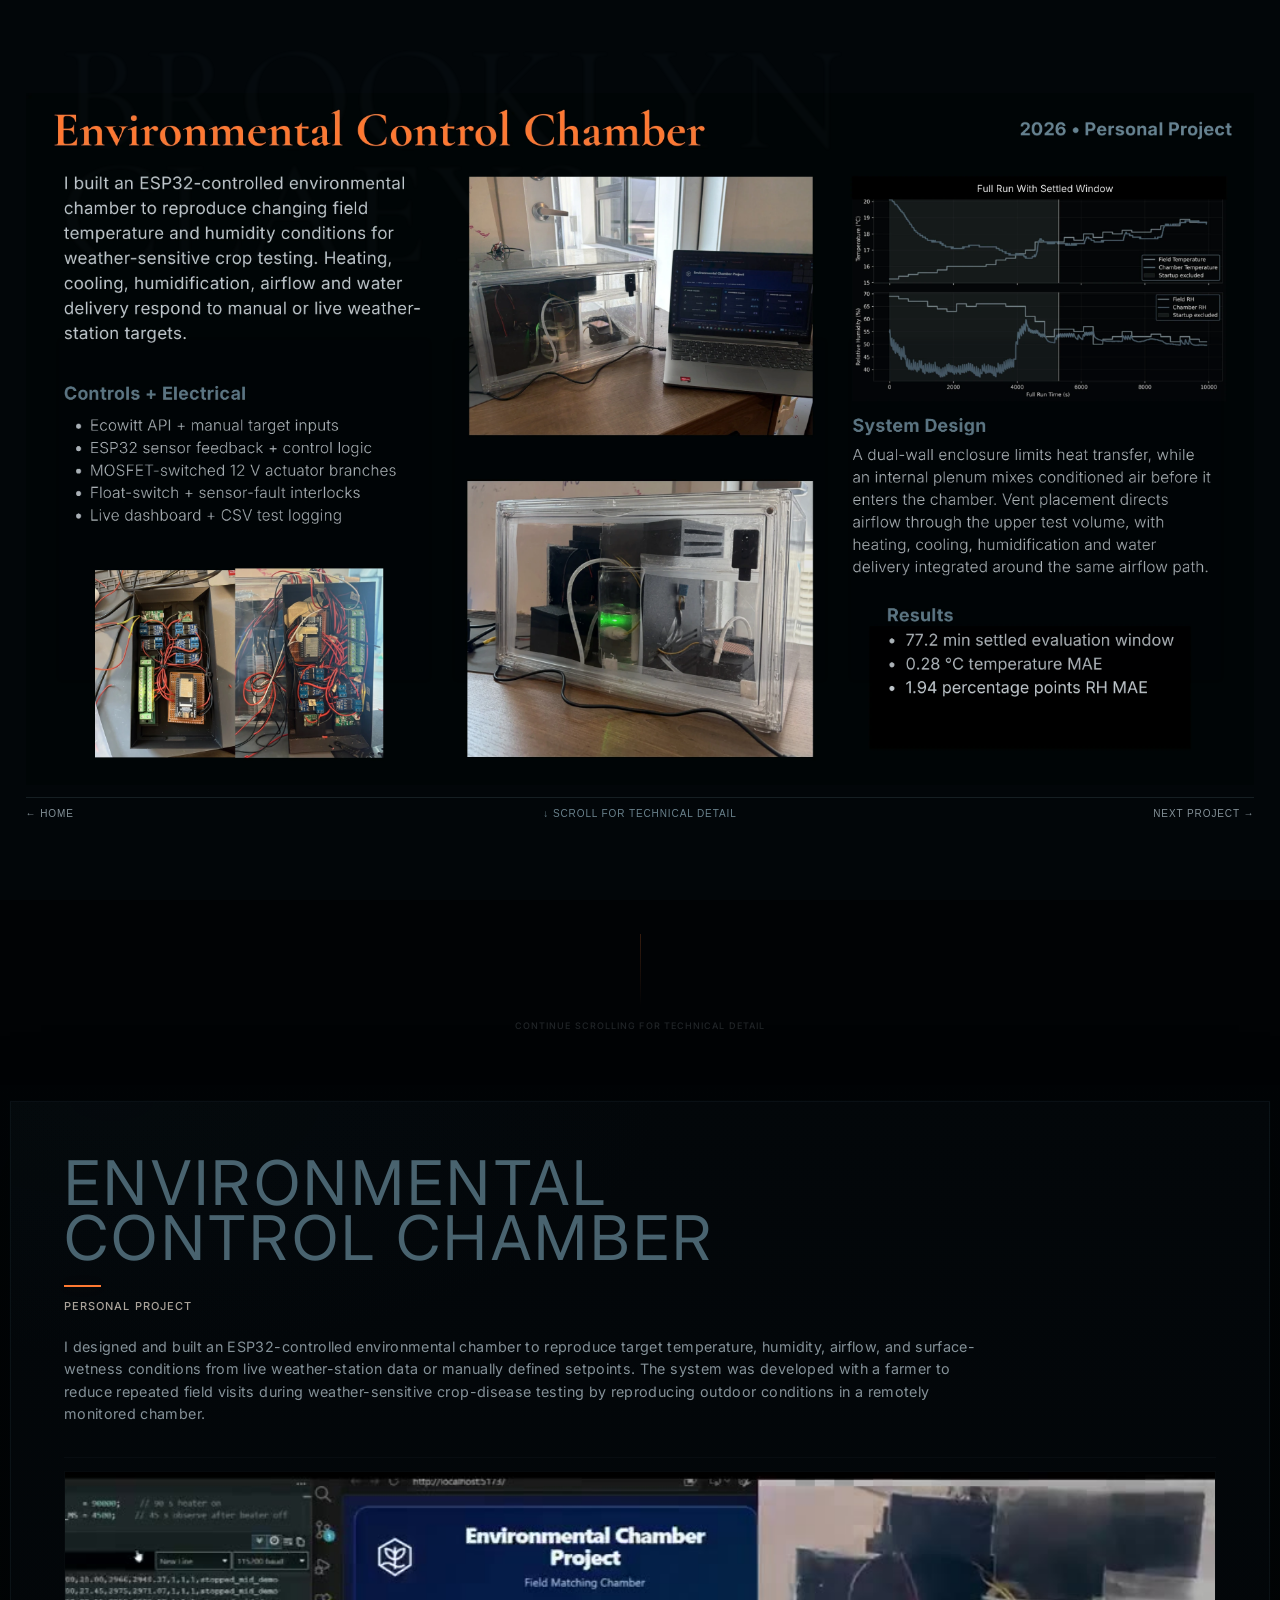
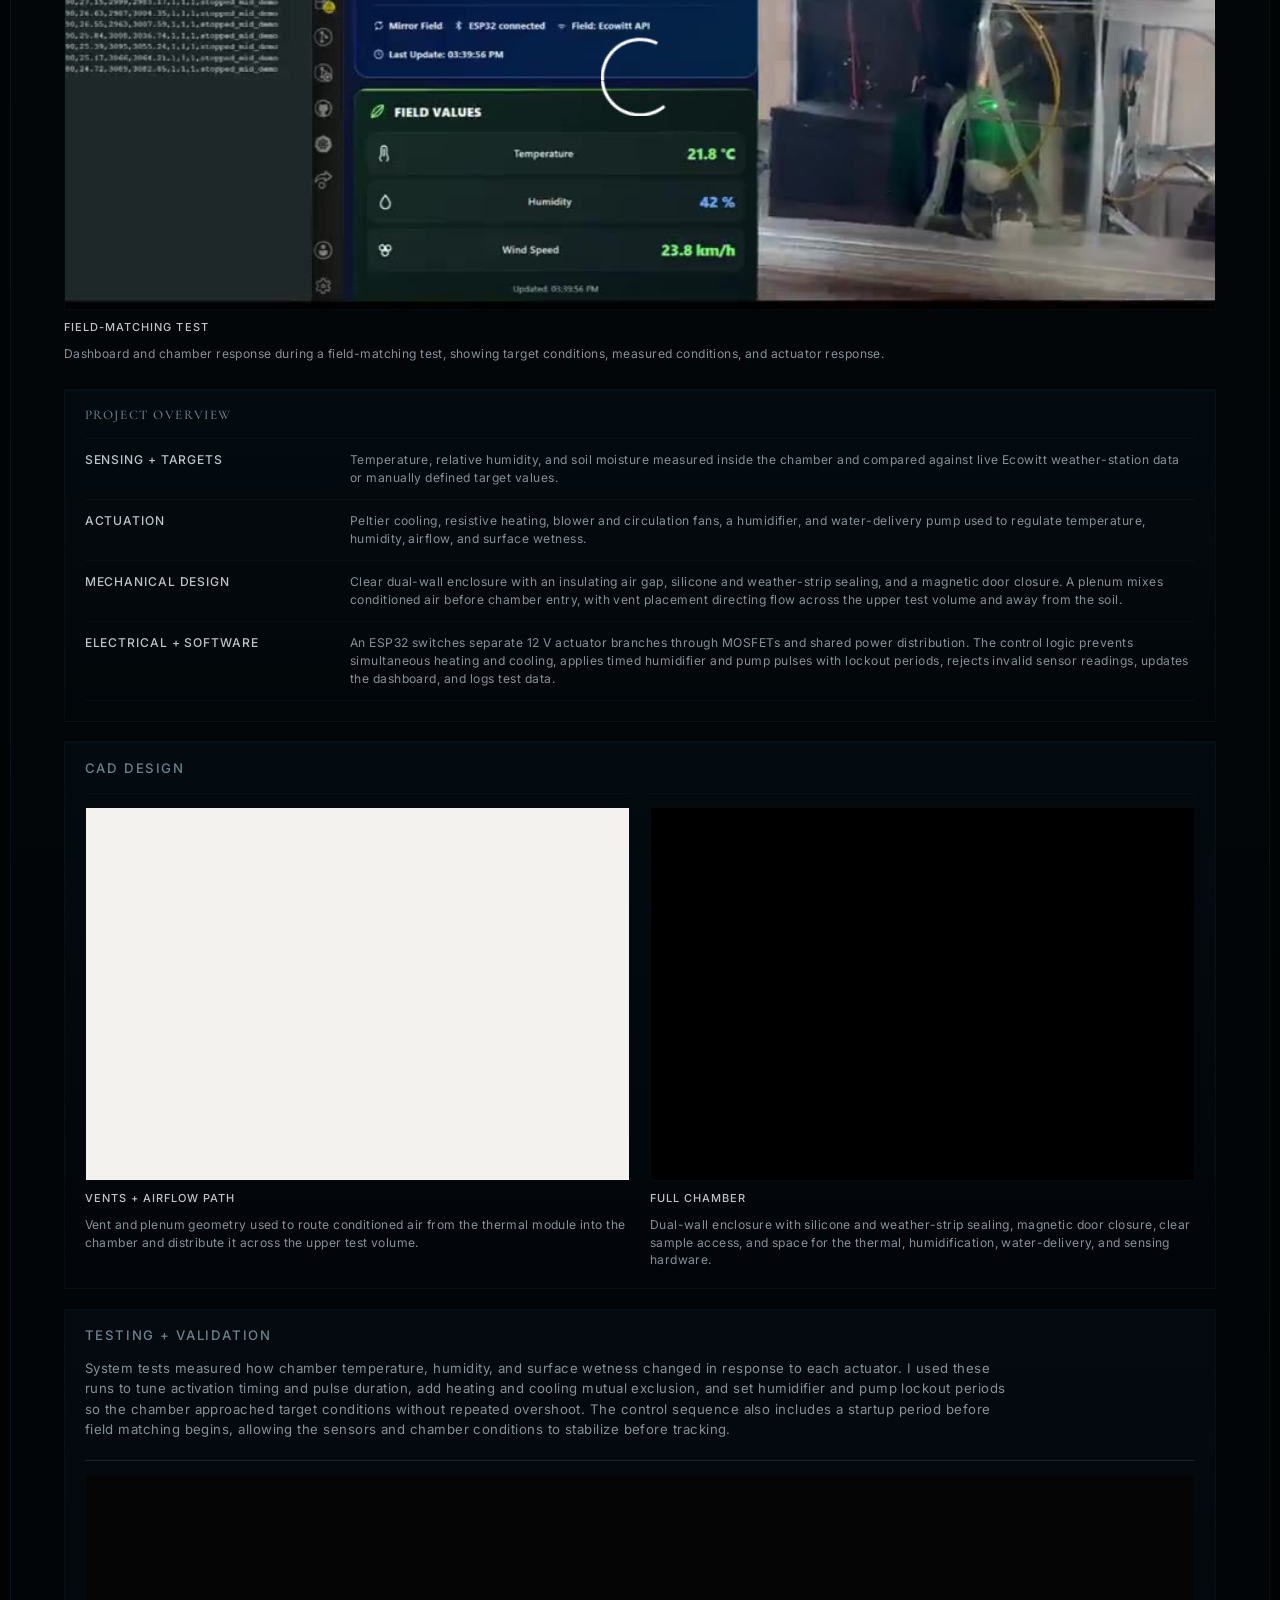
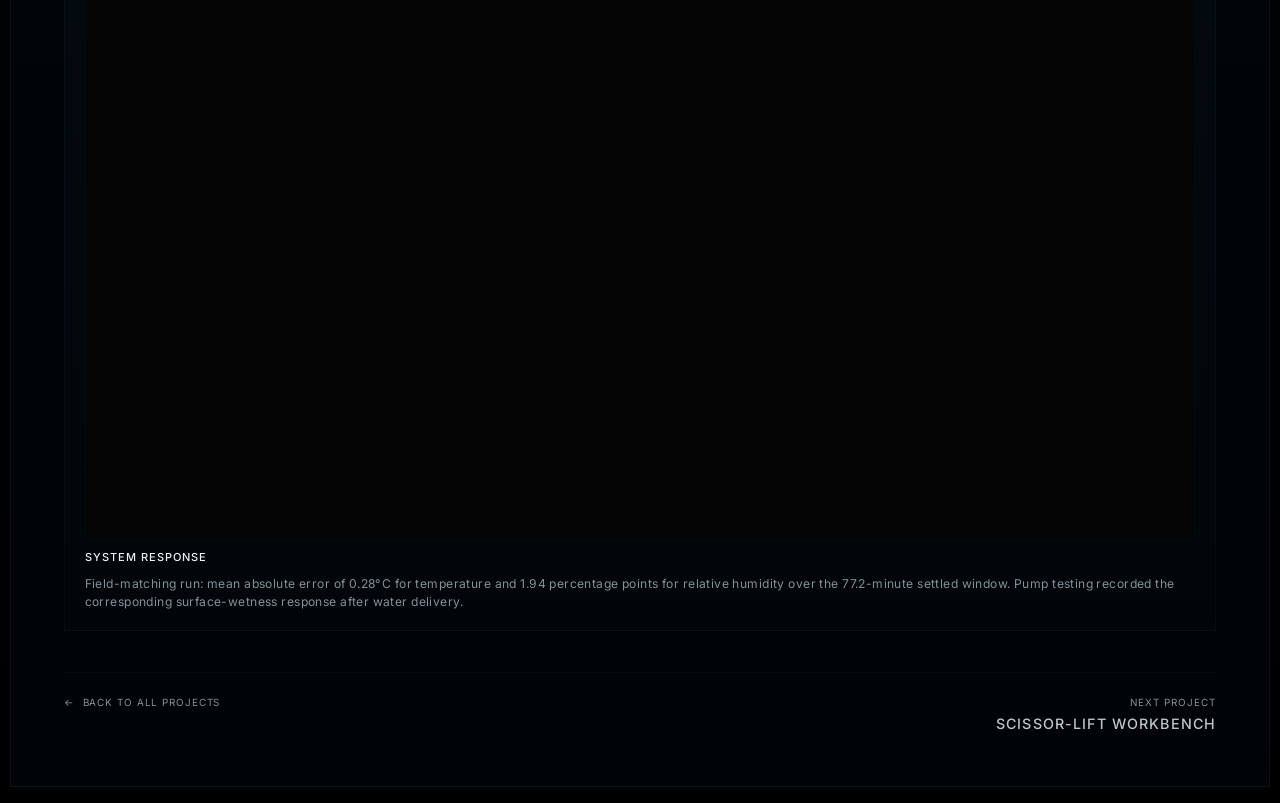
<file: projects_/control_chamber/chamber.html>
<!DOCTYPE html>
<html lang="en">
<head>
  <meta charset="UTF-8">
  <meta name="viewport" content="width=device-width, initial-scale=1.0">
  <meta name="description" content="ESP32-controlled environmental chamber that reproduces live weather-station temperature and humidity for crop testing, with mean absolute errors of 0.28 °C and 1.94 RH points over a 77.2 min settled window.">
  <meta property="og:type" content="website">
  <meta property="og:title" content="Environmental Control Chamber | Brooklyn Claeys">
  <meta property="og:description" content="ESP32-controlled environmental chamber that reproduces live weather-station temperature and humidity for crop testing, with mean absolute errors of 0.28 °C and 1.94 RH points over a 77.2 min settled window.">
    <meta property="og:image" content="../../photos-main/chamber_live_dashboard.jpg">
  <meta name="twitter:image" content="../../photos-main/chamber_live_dashboard.jpg">
<meta name="twitter:card" content="summary_large_image">
  <meta name="theme-color" content="#020609">
  <link rel="icon" href="data:image/svg+xml,%3Csvg xmlns='http://www.w3.org/2000/svg' viewBox='0 0 64 64'%3E%3Crect width='64' height='64' rx='12' fill='%23020609'/%3E%3Ctext x='32' y='43' font-family='Georgia,serif' font-size='30' font-weight='700' text-anchor='middle' fill='%23ff7a32'%3EBC%3C/text%3E%3C/svg%3E">

  <title>Environmental Control Chamber | Brooklyn Claeys</title>

  <link rel="preconnect" href="https://fonts.googleapis.com">
  <link rel="preconnect" href="https://fonts.gstatic.com" crossorigin>
  <link
    href="https://fonts.googleapis.com/css2?family=Cormorant+Garamond:wght@500;600;700&family=Inter:wght@400;500&display=swap"
    rel="stylesheet"
  >

  <style>
    :root {
      --bg: #0b0707;
      --panel: #100c0c;
      --panel-soft: rgba(244, 240, 234, 0.026);
      --text: #f4f0ea;
      --muted: #aaa39a;
      --line: rgba(244, 240, 234, 0.30);
      --line-soft: rgba(244, 240, 234, 0.13);
      --accent-line: #123a5a;
      --accent-text: #6fa0c8;
      --paper: #f4f2ed;
      --display: "Cormorant Garamond", Georgia, serif;
      --sans: "Inter", "Helvetica Neue", Arial, sans-serif;
    }

    * {
      box-sizing: border-box;
    }

    html {
      scroll-behavior: smooth;
      background: var(--bg);
    }

    body {
      margin: 0;
      min-height: 100vh;
      overflow-x: hidden;
      background: var(--bg);
      color: var(--text);
      font-family: var(--sans);
      letter-spacing: 0.02em;
      scrollbar-color:
        rgba(244, 240, 234, 0.28)
        rgba(11, 7, 7, 0.78);
      scrollbar-width: thin;
    }

    *::-webkit-scrollbar {
      width: 8px;
      height: 8px;
    }

    *::-webkit-scrollbar-track {
      background: rgba(11, 7, 7, 0.78);
    }

    *::-webkit-scrollbar-thumb {
      background: rgba(244, 240, 234, 0.24);
      border: 2px solid rgba(11, 7, 7, 0.78);
      border-radius: 999px;
    }

    a {
      color: inherit;
      text-decoration: none;
    }

    .background-context {
      position: fixed;
      inset: 0;
      padding: 42px clamp(22px, 4.6vw, 72px);
      opacity: 0.1;
      filter: blur(1.5px);
      pointer-events: none;
    }

    .ghost-header {
      height: 250px;
      border-bottom: 1px solid var(--line-soft);
    }

    .ghost-name {
      margin: 0;
      font-family: var(--display);
      font-size: clamp(80px, 12vw, 150px);
      line-height: 0.76;
      text-transform: uppercase;
    }

    .ghost-grid {
      display: grid;
      grid-template-columns: repeat(3, 1fr);
      gap: clamp(18px, 2vw, 30px);
      margin-top: 48px;
    }

    .ghost-block {
      height: 340px;
      background: var(--panel);
      border: 1px solid var(--line-soft);
    }

    .overlay-wrap {
      position: relative;
      z-index: 2;
      min-height: 100vh;
      display: grid;
      place-items: center;
      padding: 42px 22px;
    }

    .summary-panel {
      width: min(960px, 90vw);
      max-height: 88vh;
      overflow: auto;
      padding: clamp(26px, 3.8vw, 48px);
      background: rgba(11, 7, 7, 0.965);
      border: 1px solid var(--line-soft);
      box-shadow: 0 28px 80px rgba(0, 0, 0, 0.45);
    }

    .panel-top {
      display: grid;
      grid-template-columns: 1fr auto;
      gap: 22px;
      align-items: start;
      margin-bottom: 14px;
    }

    h1 {
      max-width: 720px;
      margin: 0;
      font-size: clamp(34px, 4.8vw, 56px);
      line-height: 0.9;
      font-weight: 400;
      letter-spacing: 0.055em;
      text-transform: uppercase;
    }

    .pdf-link {
      justify-self: end;
      width: fit-content;
      padding-bottom: 4px;
      color: var(--muted);
      border-bottom: 1px solid var(--line);
      font-size: 11px;
      line-height: 1;
      letter-spacing: 0.08em;
      text-transform: uppercase;
      white-space: nowrap;
      transition: color 160ms ease, border-color 160ms ease;
    }

    .pdf-link:hover {
      color: var(--accent-text);
      border-color: var(--accent-line);
    }

    .project-type {
      margin: 0 0 14px;
      color: var(--muted);
      font-size: 10px;
      line-height: 1;
      font-weight: 500;
      letter-spacing: 0.1em;
      text-transform: uppercase;
    }

    .summary-intro {
      max-width: 850px;
      margin: 0 0 28px;
      color: rgba(244, 240, 234, 0.76);
      font-size: 13px;
      line-height: 1.58;
      letter-spacing: 0.025em;
    }

    .summary-grid,
    .design-grid {
      display: grid;
      gap: 18px;
    }

    .summary-grid {
      grid-template-columns: repeat(2, minmax(0, 1fr));
      margin-bottom: 18px;
    }

    .summary-card {
      padding: 18px;
      background: var(--panel-soft);
      border: 1px solid var(--line-soft);
    }

    .summary-card.full {
      grid-column: 1 / -1;
    }

    .summary-card h2 {
      margin: 0 0 14px;
      font-size: 12px;
      line-height: 1;
      font-weight: 500;
      letter-spacing: 0.12em;
      text-transform: uppercase;
    }

    .section-heading {
      margin: 0 0 16px;
      color: rgba(244, 240, 234, 0.86);
      font-family: var(--display);
      font-size: 20px;
      line-height: 1;
      font-weight: 500;
      letter-spacing: 0.025em;
      text-transform: none;
    }

    .summary-card > p {
      max-width: 850px;
      margin: 0;
      color: var(--muted);
      font-size: 12px;
      line-height: 1.55;
      letter-spacing: 0.035em;
    }

    .visual-card,
    .evidence-card {
      display: grid;
      grid-template-rows: auto auto 1fr;
      gap: 11px;
      padding-top: 12px;
      border-top: 1px solid rgba(244, 240, 234, 0.10);
    }

    .visual-card h3,
    .evidence-card h3 {
      margin: 0;
      font-size: 10px;
      line-height: 1;
      font-weight: 500;
      letter-spacing: 0.095em;
      text-transform: uppercase;
    }

    .visual-card p,
    .evidence-card p {
      margin: 0;
      color: var(--muted);
      font-size: 11px;
      line-height: 1.42;
      letter-spacing: 0.035em;
    }

    .media-frame {
      position: relative;
      width: 100%;
      display: grid;
      place-items: center;
      overflow: hidden;
      background: var(--panel);
      border: 1px solid var(--line-soft);
      box-shadow:
        inset 0 0 0 14px var(--panel),
        inset 0 0 0 15px var(--line-soft);
    }

    .media-frame img,
    .media-frame video {
      display: block;
      width: 100%;
      height: 100%;
    }

    .hero-card {
      margin-bottom: 24px;
    }

    .hero-frame {
      position: relative;
      aspect-ratio: 21 / 8;
      overflow: hidden;
      background: #000;
    }

    .hero-frame video {
      position: absolute;
      left: 0;
      top: -50%;
      width: 100%;
      height: 200%;
      object-fit: cover;
      object-position: center center;
      background: #000;
    }

    .system-list {
      display: grid;
      margin-top: 4px;
      border-top: 1px solid var(--line-soft);
    }

    .system-row {
      display: grid;
      grid-template-columns: 0.29fr 1fr;
      gap: 18px;
      padding: 11px 0;
      border-bottom: 1px solid rgba(244, 240, 234, 0.10);
    }

    .system-row strong,
    .system-row span {
      font-size: 11px;
      line-height: 1.48;
      letter-spacing: 0.04em;
    }

    .system-row strong {
      color: var(--text);
      font-weight: 500;
      letter-spacing: 0.075em;
      text-transform: uppercase;
    }

    .system-row span {
      color: var(--muted);
    }

    .design-grid {
      grid-template-columns: repeat(2, minmax(0, 1fr));
      margin-top: 16px;
    }

    .design-grid .media-frame {
      height: 340px;
    }

    .swap-card,
    .swap-image {
      position: relative;
      width: 100%;
      height: 100%;
    }

    .swap-card {
      outline: none;
    }

    .swap-image img {
      position: absolute;
      inset: 0;
      transition: opacity 180ms ease;
    }

    .default-image {
      opacity: 1;
    }

    .hover-image {
      opacity: 0;
    }

    .swap-card:hover .default-image,
    .swap-card:focus-visible .default-image {
      opacity: 0;
    }

    .swap-card:hover .hover-image,
    .swap-card:focus-visible .hover-image {
      opacity: 1;
    }

    .cad-image {
      object-fit: contain;
      object-position: center;
      padding: 10px;
      background: var(--paper);
      filter: saturate(0.78) contrast(1.02) brightness(0.99);
    }

    .chamber-image {
      object-fit: cover;
      object-position: center;
      background: #000;
      filter: saturate(0.86) contrast(1.03) brightness(0.92);
    }

    .validation-card {
      margin-top: 18px;
    }

    .validation-frame {
      aspect-ratio: 5 / 3;
      background: #050505;
      box-shadow:
        inset 0 0 0 8px #050505,
        inset 0 0 0 9px var(--line-soft);
    }

    .validation-frame img {
      object-fit: contain;
      object-position: center;
      padding: 6px;
      background: #050505;
    }

    .project-footer {
      display: grid;
      grid-template-columns: 1fr auto;
      gap: 24px;
      align-items: start;
      margin-top: 38px;
      padding-top: 22px;
      border-top: 1px solid var(--line-soft);
    }

    .all-projects-link {
      display: inline-flex;
      align-items: center;
      gap: 8px;
      width: fit-content;
      color: rgba(244, 240, 234, 0.48);
      font-size: 9px;
      line-height: 1;
      letter-spacing: 0.09em;
      text-transform: uppercase;
      transition: color 160ms ease;
    }

    .all-projects-link:hover {
      color: var(--text);
    }

    .next-project-link {
      display: grid;
      justify-items: end;
      gap: 7px;
      text-align: right;
    }

    .next-project-label {
      color: rgba(244, 240, 234, 0.42);
      font-size: 9px;
      line-height: 1;
      letter-spacing: 0.10em;
      text-transform: uppercase;
    }

    .next-project-title {
      color: var(--text);
      font-family: var(--sans);
      font-size: 13px;
      line-height: 1.25;
      font-weight: 500;
      letter-spacing: 0.08em;
      text-transform: uppercase;
      transition: color 160ms ease;
    }

    .next-project-link:hover .next-project-title {
      color: var(--accent-text);
    }

    @media (max-width: 760px) {
      .background-context {
        opacity: 0.08;
        filter: blur(1px);
      }

      .overlay-wrap {
        padding: 18px;
      }

      .summary-panel {
        width: min(100%, 620px);
        max-height: 92vh;
        padding: 24px;
      }

      h1 {
        font-size: 36px;
        line-height: 0.92;
      }

      .summary-grid {
        grid-template-columns: 1fr;
        gap: 14px;
      }

      .summary-card {
        padding: 16px;
      }

      .system-row {
        grid-template-columns: 0.4fr 1fr;
        gap: 12px;
      }

      .design-grid {
        gap: 12px;
      }

      .design-grid .media-frame {
        height: 260px;
      }
    }

    @media (max-width: 600px) {
      .design-grid {
        grid-template-columns: 1fr;
      }

      .design-grid .media-frame {
        height: 300px;
      }

      .validation-frame {
        aspect-ratio: 4 / 3;
      }
    }

    @media (max-width: 520px) {
      .panel-top {
        grid-template-columns: 1fr;
      }

      .pdf-link {
        justify-self: start;
      }

      .system-row {
        grid-template-columns: 1fr;
        gap: 3px;
      }

      .project-footer {
        grid-template-columns: 1fr auto;
        gap: 14px;
      }

      .next-project-title {
        font-size: 12px;
      }
    }
  

/* Unified project header */
    .panel-top {
      display: grid;
      grid-template-columns: minmax(0, 1fr) auto;
      gap: 22px;
      align-items: start;
      margin-bottom: 20px;
    }

    .project-header-copy {
      min-width: 0;
    }

    .project-header-copy .project-type {
      margin: 12px 0 0;
      color: var(--muted);
      font-family: var(--sans);
      font-size: 10px;
      line-height: 1.25;
      font-weight: 500;
      letter-spacing: 0.10em;
      text-transform: uppercase;
    }

    .project-header-copy .project-type + .project-type {
      margin-top: 5px;
    }

    .pdf-link {
      justify-self: end;
      align-self: start;
      display: inline-block;
      width: fit-content;
      margin: 2px 0 0;
      padding-bottom: 4px;
      color: var(--muted);
      border-bottom: 1px solid var(--line);
      font-family: var(--sans);
      font-size: 11px;
      line-height: 1;
      font-weight: 500;
      letter-spacing: 0.08em;
      text-transform: uppercase;
      white-space: nowrap;
      transition: color 160ms ease, border-color 160ms ease;
    }

    .pdf-link:hover {
      color: var(--accent-text);
      border-color: var(--accent-line);
    }

    @media (max-width: 520px) {
      .panel-top {
        grid-template-columns: minmax(0, 1fr) auto;
        gap: 14px;
      }

      .pdf-link {
        justify-self: end;
      }
    }
</style>

  <style id="approved-project-accent-fix">
    /* Approved finishing accents only — preserves the original corrected project-page design. */
    :root {
      --portfolio-orange: #FF7A32;
      --portfolio-orange-hover: #FF9B65;
      --portfolio-orange-line: rgba(255,122,50,.72);
    }
    .pdf-link, .pdf-link:visited {
      color: var(--portfolio-orange) !important;
      border-bottom-color: var(--portfolio-orange-line) !important;
    }
    .pdf-link:hover, .pdf-link:focus-visible {
      color: var(--portfolio-orange-hover) !important;
      border-bottom-color: var(--portfolio-orange-hover) !important;
    }
    a:hover, button:hover {
      --accent-text: var(--portfolio-orange);
    }
    .swap-card:hover .media-frame,
    .swap-card:focus-visible .media-frame {
      border-color: var(--portfolio-orange-line) !important;
    }
    .next-project-link:hover .next-project-title,
    .next-project-link:focus-visible .next-project-title,
    .archive-link:hover, .archive-link:focus-visible {
      color: var(--portfolio-orange) !important;
    }
    :focus-visible { outline-color: var(--portfolio-orange) !important; }
  </style>
  <style id="project-homepage-aesthetic-match">
    /* Project-page visual match to the approved homepage. Layout/content intentionally untouched. */
    :root {
      --project-bg: #000102;
      --project-bg-deep: #000000;
      --project-panel: #010407;
      --project-panel-soft: rgba(5, 14, 21, 0.54);
      --project-text: #edf0f2;
      --project-muted: #87939a;
      --project-blue: #405b68;
      --project-blue-hover: #6a828d;
      --project-line: rgba(54, 75, 86, 0.18);
      --project-line-soft: rgba(54, 75, 86, 0.095);
      --project-orange: #FF7A32;
      --project-orange-hover: #FF9B65;
      --project-orange-soft: rgba(255, 122, 50, 0.14);
      --project-orange-line: rgba(255, 122, 50, 0.76);
    }

    html {
      background: var(--project-bg) !important;
      color-scheme: dark;
    }

    body {
      color: var(--project-text) !important;
      background:
        radial-gradient(850px 520px at 88% 0%, rgba(8, 17, 23, 0.055), transparent 78%),
        radial-gradient(760px 560px at 4% 58%, rgba(8, 20, 28, 0.035), transparent 80%),
        linear-gradient(180deg, var(--project-bg) 0%, #010305 50%, var(--project-bg-deep) 100%) !important;
      -webkit-font-smoothing: antialiased;
      -moz-osx-font-smoothing: grayscale;
      scrollbar-color: rgba(106, 130, 141, 0.36) rgba(0, 1, 2, 0.92) !important;
    }

    *::-webkit-scrollbar-track {
      background: rgba(0, 1, 2, 0.92) !important;
    }

    *::-webkit-scrollbar-thumb {
      background: rgba(106, 130, 141, 0.30) !important;
      border-color: rgba(0, 1, 2, 0.92) !important;
    }

    *::-webkit-scrollbar-thumb:hover {
      background: rgba(106, 130, 141, 0.48) !important;
    }

    ::selection {
      color: var(--project-text);
      background: rgba(255, 122, 50, 0.28);
    }

    /* Keep the original background composition but shift it into the homepage palette. */
    .background-context {
      opacity: 0.13 !important;
      filter: blur(1.35px) !important;
    }

    .ghost-header {
      border-bottom-color: var(--project-line-soft) !important;
    }

    .ghost-name {
      color: rgba(106, 130, 141, 0.34) !important;
    }

    .ghost-block {
      background: rgba(3, 8, 12, 0.82) !important;
      border-color: var(--project-line-soft) !important;
    }

    /* Same blue-black depth as the homepage rather than the old brown/black panel. */
    .summary-panel {
      background:
        radial-gradient(700px 320px at 8% 0%, rgba(20, 43, 56, 0.10), transparent 72%),
        linear-gradient(180deg, rgba(3, 8, 12, 0.985), rgba(1, 4, 7, 0.985)) !important;
      border-color: var(--project-line) !important;
      box-shadow:
        0 28px 80px rgba(0, 0, 0, 0.48),
        0 0 0 1px rgba(64, 91, 104, 0.025) !important;
    }

    h1 {
      color: var(--project-text) !important;
      text-wrap: balance;
    }

    /* Small permanent orange cue: present on every project, including pages without PDFs. */
    h1::after {
      content: '';
      display: block;
      width: 34px;
      height: 2px;
      margin-top: 17px;
      background: var(--project-orange);
      box-shadow: 0 0 12px rgba(255, 122, 50, 0.10);
    }

    .summary-intro,
    .summary-card p,
    .visual-card p,
    .system-row span,
    .next-project-label,
    .all-projects-link,
    .project-files-link,
    .home-link {
      color: var(--project-muted) !important;
    }

    .summary-card {
      background:
        linear-gradient(180deg, rgba(5, 14, 21, 0.58), rgba(2, 7, 11, 0.52)) !important;
      border-color: var(--project-line-soft) !important;
    }

    .summary-card h2,
    .section-heading {
      color: var(--project-blue-hover) !important;
    }

    .visual-card {
      border-top-color: var(--project-line-soft) !important;
    }

    .visual-card h3,
    .system-row strong {
      color: #c9d2d6 !important;
    }

    .system-list,
    .project-footer,
    .cta-row {
      border-color: var(--project-line-soft) !important;
    }

    .system-row {
      border-bottom-color: var(--project-line-soft) !important;
    }

    /* Image framing follows the homepage: cool neutral border at rest, orange only when interactive. */
    .media-frame {
      background: var(--project-bg) !important;
      border-color: var(--project-line-soft) !important;
      box-shadow:
        inset 0 0 0 14px var(--project-panel),
        inset 0 0 0 15px var(--project-line-soft) !important;
    }

    .media-frame.cad {
      /* Preserve the existing light CAD plate while harmonizing its outer edge. */
      border-color: rgba(64, 91, 104, 0.24) !important;
    }

    .swap-card .media-frame {
      transition: border-color 180ms ease, box-shadow 200ms ease, transform 200ms ease !important;
    }

    .swap-card:hover .media-frame,
    .swap-card:focus-visible .media-frame {
      border-color: var(--project-orange-line) !important;
      box-shadow:
        0 0 0 1px rgba(255, 122, 50, 0.18),
        0 0 22px var(--project-orange-soft) !important;
      transform: translateY(-1px);
    }

    .swap-card:hover .media-frame.cad,
    .swap-card:focus-visible .media-frame.cad {
      box-shadow:
        inset 0 0 0 10px var(--cad-bg),
        inset 0 0 0 11px var(--project-orange-line),
        0 0 22px var(--project-orange-soft) !important;
    }

    /* Blue is the structural accent. Orange means action. */
    .pdf-link,
    .pdf-link:visited {
      color: var(--project-orange) !important;
      border-bottom-color: var(--project-orange-line) !important;
    }

    .pdf-link:hover,
    .pdf-link:focus-visible {
      color: var(--project-orange-hover) !important;
      border-bottom-color: var(--project-orange-hover) !important;
    }

    .archive-link {
      border-top-color: var(--project-blue) !important;
      border-bottom-color: var(--project-line-soft) !important;
    }

    .home-link:hover,
    .home-link:focus-visible,
    .archive-link:hover,
    .archive-link:focus-visible,
    .all-projects-link:hover,
    .all-projects-link:focus-visible,
    .project-files-link:hover,
    .project-files-link:focus-visible,
    .next-project-link:hover .next-project-title,
    .next-project-link:focus-visible .next-project-title {
      color: var(--project-orange) !important;
      border-color: var(--project-orange-line) !important;
    }

    .next-project-title {
      color: var(--project-text) !important;
    }

    :focus-visible {
      outline-color: var(--project-orange) !important;
    }

    @media (max-width: 760px) {
      .background-context { opacity: 0.09 !important; }
      h1::after { margin-top: 14px; }
    }
  </style>


<style id="project-homepage-color-hierarchy-v2">
  /* Final project-page colour match. Layout/content intentionally untouched. */
  :root {
    --project-bg: #010305;
    --project-bg-mid: #020507;
    --project-bg-deep: #000102;
    --project-panel: #03070a;
    --project-title-blue: #49636f;
    --project-heading-blue: #6a828d;
    --project-subheading: #bcc5ca;
    --project-body-grey: #849198;
    --project-muted-grey: #747d83;
  }

  html { background: var(--project-bg) !important; }

  body {
    background:
      radial-gradient(900px 620px at 90% 0%, rgba(13, 25, 33, 0.038), transparent 76%),
      radial-gradient(760px 540px at 4% 58%, rgba(7, 15, 21, 0.017), transparent 82%),
      linear-gradient(180deg, var(--project-bg) 0%, var(--project-bg-mid) 52%, var(--project-bg-deep) 100%) !important;
  }

  .summary-panel {
    background:
      radial-gradient(700px 320px at 8% 0%, rgba(20, 43, 56, 0.08), transparent 72%),
      linear-gradient(180deg, rgba(3, 7, 10, 0.985), rgba(1, 4, 7, 0.985)) !important;
  }

  /* Home-page hierarchy: blue titles, grey prose, orange interaction. */
  h1 {
    color: var(--project-title-blue) !important;
  }

  .summary-card h2,
  .section-heading {
    color: var(--project-heading-blue) !important;
  }

  .visual-card h3,
  .system-row strong,
  .next-project-title {
    color: var(--project-subheading) !important;
  }

  .summary-intro,
  .summary-card p,
  .visual-card p,
  .system-row span,
  .next-project-label,
  .all-projects-link,
  .project-files-link,
  .home-link,
  .archive-link,
  .image-caption,
  figcaption,
  .caption,
  li {
    color: var(--project-body-grey) !important;
  }

  .image-label,
  .meta,
  .eyebrow,
  .kicker {
    color: var(--project-muted-grey) !important;
  }

  /* Preserve the established orange action language. */
  .pdf-link,
  .pdf-link:visited {
    color: var(--project-orange) !important;
    border-bottom-color: var(--project-orange-line) !important;
  }

  .pdf-link:hover,
  .pdf-link:focus-visible,
  a:hover,
  a:focus-visible {
    text-decoration-color: var(--project-orange) !important;
  }
</style>

  <link rel="stylesheet" href="../../assets/pdf-page-top.css">

<style id="technical-defer-style">
.technical-defer{min-height:42vh;display:grid;place-content:center;justify-items:center;gap:14px;padding:clamp(70px,12vh,140px) 24px;background:#010305;color:#747d83;text-align:center}
.technical-defer__line{width:1px;height:clamp(48px,8vh,86px);background:linear-gradient(to bottom,rgba(255,122,50,.75),rgba(255,122,50,0))}
.technical-defer__label,.technical-defer__status{margin:0;font:500 9px/1.4 "Inter",Helvetica,Arial,sans-serif;letter-spacing:.12em;text-transform:uppercase}
.technical-defer__status{min-height:1.4em;color:#849198;text-transform:none;letter-spacing:.04em}
.technical-defer__status a{color:#FF7A32;text-decoration:none;border-bottom:1px solid rgba(255,122,50,.45)}
.technical-defer--loaded{min-height:18vh;padding-block:34px 26px}
.technical-defer--loaded .technical-defer__label,.technical-defer--loaded .technical-defer__line{opacity:.28}
@media(max-width:620px){.technical-defer{min-height:34vh}}
</style>


<style id="deferred-scroll-cue-fix">
.pdf-page-chapter__nav .detail{cursor:default;pointer-events:none;text-decoration:none}
</style>

<style id="single-document-scroll-fix">
/* The deferred technical chapter belongs to the document flow: no nested scroll container. */
#technical-deferred-content{overflow:visible!important;height:auto!important;max-height:none!important;}
#technical-deferred-content .overlay-wrap{min-height:0!important;height:auto!important;max-height:none!important;display:block!important;place-items:unset!important;overflow:visible!important;width:100%!important;padding-left:22px!important;padding-right:22px!important;}
#technical-deferred-content .summary-panel{width:min(1040px,92vw)!important;height:auto!important;max-height:none!important;overflow:visible!important;margin-left:auto!important;margin-right:auto!important;}
</style>

</head>

<body>
<section class="pdf-page-chapter pdf-page--chamber" aria-label="Portfolio summary page">
  <div class="pdf-page-original-wrap"><img class="pdf-page-original" src="../../assets/pdf-pages/chamber.webp" width="3600" height="2025" fetchpriority="high" decoding="async" alt="Project summary slide: the chamber beside its live dashboard, the controller wiring, the chamber interior, and a plot of field versus chamber temperature and humidity."></div>
  <div class="pdf-page-text">
<p class="ppt-kicker">2026 • Personal Project</p>
<h1>Environmental Control Chamber</h1>
<p>I built an ESP32-controlled environmental chamber to reproduce changing field temperature and humidity conditions for weather-sensitive crop testing. Heating, cooling, humidification, airflow and water delivery respond to manual or live weather-station targets.</p>
<h2>Controls + Electrical</h2>
<ul><li>Ecowitt API + manual target inputs</li><li>ESP32 sensor feedback + control logic</li><li>MOSFET-switched 12 V actuator branches</li><li>Float-switch + sensor-fault interlocks</li><li>Live dashboard + CSV test logging</li></ul>
<h2>System Design</h2>
<p>A dual-wall enclosure limits heat transfer, while an internal plenum mixes conditioned air before it enters the chamber. Vent placement directs airflow through the upper test volume, with heating, cooling, humidification and water delivery integrated around the same airflow path.</p>
<h2>Results</h2>
<ul><li>77.2 min settled evaluation window</li><li>0.28 °C temperature MAE</li><li>1.94 percentage points RH MAE</li></ul>
</div>
  <nav class="pdf-page-chapter__nav" aria-label="Project navigation"><a class="prev" href="../../index.html">← Home</a><span class="detail" aria-hidden="true">↓ Scroll for technical detail</span><a class="next" href="../Table/table_summary.html">Next Project →</a></nav>
</section>

  
<section class="technical-defer" id="technical-sentinel" data-source="chamber-technical-payload.js" aria-label="Technical detail loading point">
  <div class="technical-defer__line" aria-hidden="true"></div>
  <p class="technical-defer__label">Continue scrolling for technical detail</p>
  <p class="technical-defer__status" id="technical-load-status" aria-live="polite"></p>
</section>
<div id="technical-deferred-content"></div>
<script type="application/json" id="chamber-technical-fallback">{"html":"<style id=tech-width-chamber>#technical-deferred-content .overlay-wrap{padding-left:clamp(16px,2vw,28px)!important;padding-right:clamp(16px,2vw,28px)!important}#technical-deferred-content .summary-panel{width:min(1240px,96vw)!important;max-width:1240px!important}</style><style id=technical-archive-scale-v11>@media (min-width:821px){#technical-deferred-content .overlay-wrap{padding:16px 8px!important;min-height:0!important;place-items:start center!important}#technical-deferred-content .summary-panel{width:min(1180px,calc((100vw - 20px)/1.1))!important;max-width:1180px!important;max-height:none!important;overflow:visible!important;zoom:1.1}}@media (max-width:820px){#technical-deferred-content .summary-panel{max-height:none!important;overflow:visible!important}}</style><div aria-hidden=\"true\" class=\"background-context\">\n<div class=\"ghost-header\">\n<p class=\"ghost-name\">\n        Brooklyn<br/>\n        Claeys\n      </p>\n</div>\n<div class=\"ghost-grid\">\n<div class=\"ghost-block\"></div>\n<div class=\"ghost-block\"></div>\n<div class=\"ghost-block\"></div>\n</div>\n</div>\n<main class=\"overlay-wrap\" id=\"technical-detail\">\n<article aria-label=\"Environmental Control Chamber project summary\" class=\"summary-panel\">\n<div class=\"panel-top\">\n<div class=\"project-header-copy\">\n<h1>\n            Environmental<br/>\n            Control Chamber\n          </h1>\n<p class=\"project-type\">Personal Project</p>\n</div>\n\n</div>\n<p class=\"summary-intro\">\n        I designed and built an ESP32-controlled environmental chamber to\n        reproduce target temperature, humidity, airflow, and surface-wetness\n        conditions from live weather-station data or manually defined setpoints.\n        The system was developed with a farmer to reduce repeated field visits\n        during weather-sensitive crop-disease testing by reproducing outdoor\n        conditions in a remotely monitored chamber.\n      </p>\n<section class=\"hero-card\">\n<article class=\"visual-card\">\n<div class=\"media-frame hero-frame\">\n<video autoplay=\"\" controls=\"\" loop=\"\" muted=\"\" playsinline=\"\" poster=\"showcase_poster.jpg\" preload=\"metadata\">\n<source src=\"Showcase1.mp4\" type=\"video/mp4\"/>\n</video>\n</div>\n<h3>Field-Matching Test</h3>\n<p>\n            Dashboard and chamber response during a field-matching test, showing\n            target conditions, measured conditions, and actuator response.\n          </p>\n</article>\n</section>\n<section class=\"summary-grid\">\n<section class=\"summary-card full\">\n<h2 class=\"section-heading\">Project Overview</h2>\n<div class=\"system-list\">\n<div class=\"system-row\">\n<strong>Sensing + Targets</strong>\n<span>\n                Temperature, relative humidity, and soil moisture measured inside\n                the chamber and compared against live Ecowitt weather-station data\n                or manually defined target values.\n              </span>\n</div>\n<div class=\"system-row\">\n<strong>Actuation</strong>\n<span>\n                Peltier cooling, resistive heating, blower and circulation fans,\n                a humidifier, and water-delivery pump used to regulate temperature,\n                humidity, airflow, and surface wetness.\n              </span>\n</div>\n<div class=\"system-row\">\n<strong>Mechanical Design</strong>\n<span>\n                Clear dual-wall enclosure with an insulating air gap, silicone\n                and weather-strip sealing, and a magnetic door closure. A plenum\n                mixes conditioned air before chamber entry, with vent placement\n                directing flow across the upper test volume and away from the soil.\n              </span>\n</div>\n<div class=\"system-row\">\n<strong>Electrical + Software</strong>\n<span>\n                An ESP32 switches separate 12 V actuator branches through MOSFETs\n                and shared power distribution. The control logic prevents\n                simultaneous heating and cooling, applies timed humidifier and pump\n                pulses with lockout periods, rejects invalid sensor readings,\n                updates the dashboard, and logs test data.\n              </span>\n</div>\n</div>\n</section>\n<section class=\"summary-card full\">\n<h2>CAD Design</h2>\n<div class=\"design-grid\">\n<article class=\"visual-card\">\n<div aria-label=\"Chamber assembly and airflow duct CAD views\" class=\"swap-card\" tabindex=\"0\">\n<div class=\"media-frame\">\n<div class=\"swap-image\">\n<img loading=lazy decoding=async alt=\"Front isometric CAD view of the chamber\" class=\"default-image cad-image\" src=\"Environmental_Chamber_Portfolio_Working_Files/02_CAD_and_Design/01_Chamber_Assembly_Front_Isometric.png\"/>\n<img loading=lazy decoding=async alt=\"Isometric CAD view of the chamber airflow duct\" class=\"hover-image cad-image\" src=\"Environmental_Chamber_Portfolio_Working_Files/02_CAD_and_Design/03_Airflow_Duct_Isometric.png\"/>\n</div>\n</div>\n</div>\n<h3>Vents + Airflow Path</h3>\n<p>\n                Vent and plenum geometry used to route conditioned air from the\n                thermal module into the chamber and distribute it across the upper\n                test volume.\n              </p>\n</article>\n<article class=\"visual-card\">\n<div class=\"media-frame\">\n<img loading=lazy decoding=async alt=\"Completed environmental control chamber\" class=\"chamber-image\" src=\"Environmental_Chamber_Portfolio_Working_Files/01_Physical_Chamber_Photos/01_Chamber_Final_Hero.jpg\"/>\n</div>\n<h3>Full Chamber</h3>\n<p>\n                Dual-wall enclosure with silicone and weather-strip sealing,\n                magnetic door closure, clear sample access, and space for the\n                thermal, humidification, water-delivery, and sensing hardware.\n              </p>\n</article>\n</div>\n</section>\n<section class=\"summary-card full\">\n<h2>Testing + Validation</h2>\n<p>\n            System tests measured how chamber temperature, humidity, and surface\n            wetness changed in response to each actuator. I used these runs to tune\n            activation timing and pulse duration, add heating and cooling mutual\n            exclusion, and set humidifier and pump lockout periods so the chamber\n            approached target conditions without repeated overshoot. The control\n            sequence also includes a startup period before field matching begins,\n            allowing the sensors and chamber conditions to stabilize before tracking.\n          </p>\n<article class=\"evidence-card validation-card\">\n<div aria-label=\"Full field-matching and pump wetness-response validation graphs\" class=\"swap-card\" tabindex=\"0\">\n<div class=\"media-frame validation-frame\">\n<div class=\"swap-image\">\n<img loading=lazy decoding=async alt=\"Full field temperature and humidity matching run\" class=\"default-image\" src=\"Environmental_Chamber_Portfolio_Working_Files/04_Results_and_Validation/01_Field_Matching_Full_Run.png\"/>\n<img loading=lazy decoding=async alt=\"Measured pump and wetness response\" class=\"hover-image\" src=\"Environmental_Chamber_Portfolio_Working_Files/04_Results_and_Validation/06_Pump_Wetness_Response.webp\"/>\n</div>\n</div>\n</div>\n<h3>System Response</h3>\n<p>\n              Field-matching run: mean absolute error of 0.28°C for temperature\n              and 1.94 percentage points for relative humidity over the 77.2-minute\n              settled window. Pump testing recorded the corresponding surface-wetness\n              response after water delivery.\n            </p>\n</article>\n</section>\n</section>\n<footer aria-label=\"Project navigation\" class=\"project-footer\">\n<a class=\"all-projects-link\" href=\"../../index.html\">\n<span aria-hidden=\"true\">←</span>\n<span>Back to all projects</span>\n</a>\n<a class=\"next-project-link\" href=\"../Table/table_summary.html\">\n<span class=\"next-project-label\">Next project</span>\n<span class=\"next-project-title\">Scissor-Lift Workbench</span>\n</a>\n</footer>\n</article>\n</main>","scripts":["\n    document.addEventListener(\"DOMContentLoaded\", function () {\n      document.querySelectorAll(\"video[autoplay]\").forEach(function (video) {\n        video.muted = true;\n        video.volume = 0;\n        video.playsInline = true;\n\n        video.addEventListener(\"volumechange\", function () {\n          if (!video.muted || video.volume !== 0) {\n            video.muted = true;\n            video.volume = 0;\n          }\n        });\n\n        const playPromise = video.play();\n\n        if (playPromise !== undefined) {\n          playPromise.catch(function () {\n            video.controls = true;\n          });\n        }\n      });\n    });\n  "]}</script>
<script id="deferred-technical-loader">
(()=>{
  const sentinel=document.getElementById('technical-sentinel');
  const mount=document.getElementById('technical-deferred-content');
  const status=document.getElementById('technical-load-status');
  const fallbackNode=document.getElementById('chamber-technical-fallback');
  if(!sentinel||!mount) return;
  const source=sentinel.dataset.source;
  let loaded=false, observer=null, fallbackTimer=null;
  const mountPayload=(payload)=>{
    if(loaded||!payload) return;
    loaded=true;
    if(fallbackTimer) clearTimeout(fallbackTimer);
    mount.innerHTML=payload.html||'';
    (payload.scripts||[]).forEach(code=>{const s=document.createElement('script');s.textContent=code;document.body.appendChild(s);});
    sentinel.classList.add('technical-defer--loaded');
    if(status) status.textContent='';
    requestAnimationFrame(()=>{
      const target=document.getElementById('technical-detail')||mount.querySelector('main');
      if(target&&target.getBoundingClientRect().top<window.innerHeight*0.45) target.scrollIntoView({block:'start'});
    });
  };
  const mountFallback=()=>{
    if(loaded||!fallbackNode) return;
    try{mountPayload(JSON.parse(fallbackNode.textContent));}
    catch(err){if(status) status.textContent='Technical detail could not load.';}
  };
  window.__portfolioMountTechnical=mountPayload;
  const loadTechnical=()=>{
    if(loaded) return;
    if(observer) observer.disconnect();
    if(status) status.textContent='Loading technical detail…';
    const s=document.createElement('script');
    s.src=source;s.async=true;s.onerror=mountFallback;document.body.appendChild(s);
    fallbackTimer=setTimeout(mountFallback,2500);
  };
  if('IntersectionObserver' in window){
    observer=new IntersectionObserver(entries=>{if(entries.some(e=>e.isIntersecting)) loadTechnical();},{threshold:0.01,rootMargin:'0px'});
    observer.observe(sentinel);
  }else{
    const onScroll=()=>{if(loaded)return;const r=sentinel.getBoundingClientRect();if(r.top<=innerHeight&&r.bottom>=0){removeEventListener('scroll',onScroll);loadTechnical();}};
    addEventListener('scroll',onScroll,{passive:true});onScroll();
  }
})();
</script>

</body>
</html>
</file>
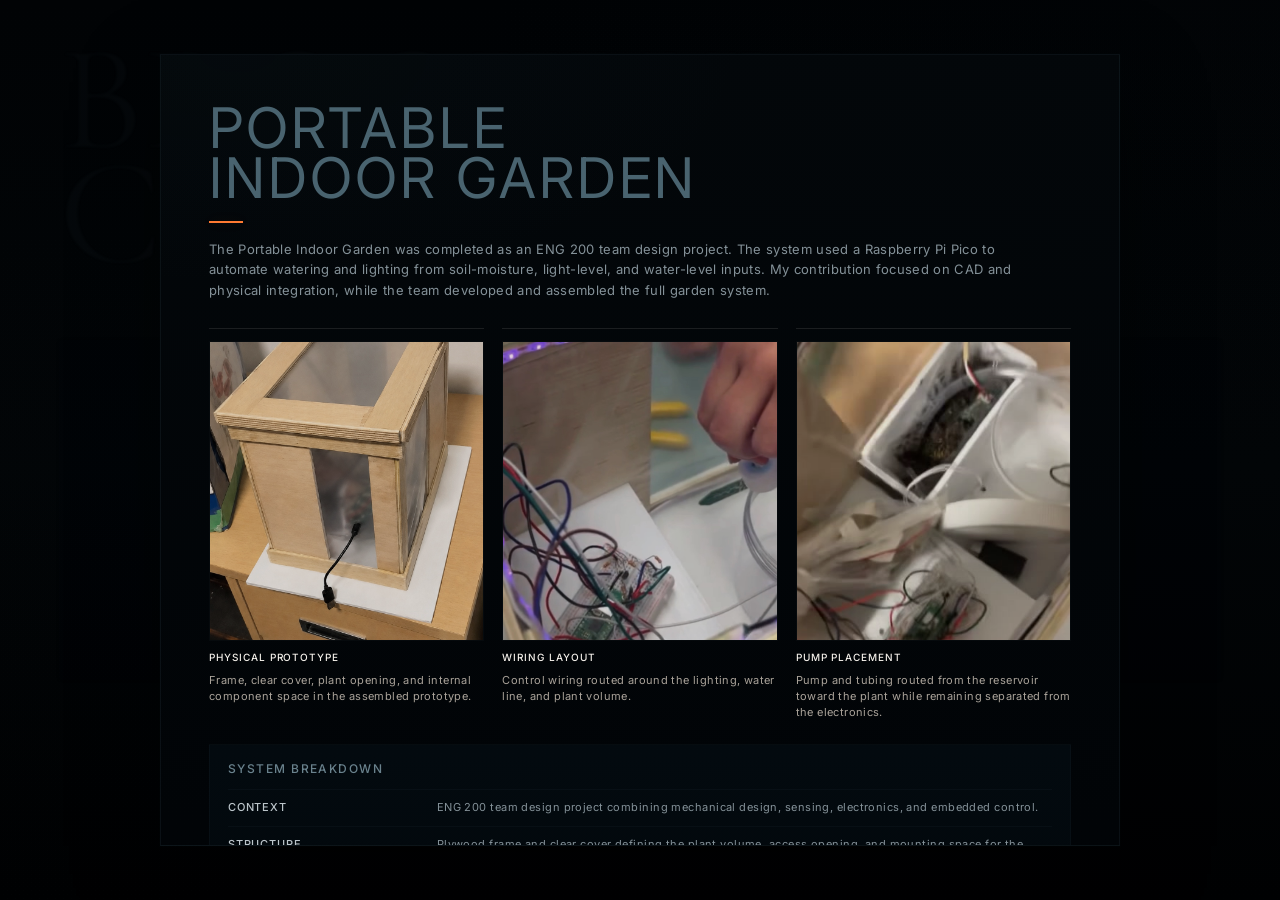
<file: projects_/garden/garden.html>
<!DOCTYPE html>
<html lang="en">
<head>
  <meta charset="UTF-8" />
  <meta name="viewport" content="width=device-width, initial-scale=1.0" />
  <meta name="description" content="Portable indoor garden (ENG 200): automated watering and lighting on a Raspberry Pi Pico, with CAD and physical integration.">
  <meta property="og:type" content="website">
  <meta property="og:title" content="Portable Indoor Garden | Brooklyn Claeys">
  <meta property="og:description" content="Portable indoor garden (ENG 200): automated watering and lighting on a Raspberry Pi Pico, with CAD and physical integration.">
    <meta property="og:image" content="garden_project_files/01_selected_images/garden_prototype_frame_side.jpg">
  <meta name="twitter:image" content="garden_project_files/01_selected_images/garden_prototype_frame_side.jpg">
<meta name="twitter:card" content="summary_large_image">
  <meta name="theme-color" content="#020609">
  <link rel="icon" href="data:image/svg+xml,%3Csvg xmlns='http://www.w3.org/2000/svg' viewBox='0 0 64 64'%3E%3Crect width='64' height='64' rx='12' fill='%23020609'/%3E%3Ctext x='32' y='43' font-family='Georgia,serif' font-size='30' font-weight='700' text-anchor='middle' fill='%23ff7a32'%3EBC%3C/text%3E%3C/svg%3E">
  <title>Portable Indoor Garden | Brooklyn Claeys</title>

  <link rel="preconnect" href="https://fonts.googleapis.com">
  <link rel="preconnect" href="https://fonts.gstatic.com" crossorigin>
  <link href="https://fonts.googleapis.com/css2?family=Cormorant+Garamond:wght@500;600;700&family=Inter:wght@400;500&display=swap" rel="stylesheet">

  <style>
    :root {
      --bg: #0b0707;
      --panel: #100c0c;
      --panel-soft: rgba(244, 240, 234, 0.026);
      --text: #f4f0ea;
      --muted: #aaa39a;
      --line: rgba(244, 240, 234, 0.30);
      --line-soft: rgba(244, 240, 234, 0.13);
      --accent-line: #123A5A;
      --accent-text: #6FA0C8;
      --display: 'Cormorant Garamond', Georgia, serif;
      --sans: 'Inter', 'Helvetica Neue', Arial, sans-serif;
    }

    * {
      box-sizing: border-box;
    }

    html {
      scroll-behavior: smooth;
      background: var(--bg);
    }

    body {
      margin: 0;
      min-height: 100vh;
      background: var(--bg);
      color: var(--text);
      font-family: var(--sans);
      letter-spacing: 0.02em;
      overflow-x: hidden;
      scrollbar-color: rgba(244, 240, 234, 0.28) rgba(11, 7, 7, 0.78);
      scrollbar-width: thin;
    }

    *::-webkit-scrollbar {
      width: 8px;
      height: 8px;
    }

    *::-webkit-scrollbar-track {
      background: rgba(11, 7, 7, 0.78);
    }

    *::-webkit-scrollbar-thumb {
      background: rgba(244, 240, 234, 0.24);
      border: 2px solid rgba(11, 7, 7, 0.78);
      border-radius: 999px;
    }

    *::-webkit-scrollbar-thumb:hover {
      background: rgba(244, 240, 234, 0.38);
    }

    a {
      color: inherit;
      text-decoration: none;
    }

    .background-context {
      position: fixed;
      inset: 0;
      padding: 42px clamp(22px, 4.6vw, 72px);
      opacity: 0.1;
      filter: blur(1.5px);
      pointer-events: none;
    }

    .ghost-header {
      height: 250px;
      border-bottom: 1px solid var(--line-soft);
    }

    .ghost-name {
      margin: 0;
      font-family: var(--display);
      font-size: clamp(80px, 12vw, 150px);
      line-height: 0.76;
      text-transform: uppercase;
    }

    .ghost-grid {
      display: grid;
      grid-template-columns: repeat(3, 1fr);
      gap: clamp(18px, 2vw, 30px);
      margin-top: 48px;
    }

    .ghost-block {
      height: 340px;
      background: var(--panel);
      border: 1px solid var(--line-soft);
    }

    .overlay-wrap {
      min-height: 100vh;
      display: grid;
      place-items: center;
      padding: 42px 22px;
      position: relative;
      z-index: 2;
    }

    .summary-panel {
      width: min(960px, 90vw);
      max-height: 88vh;
      overflow: auto;
      background: rgba(11, 7, 7, 0.965);
      border: 1px solid var(--line-soft);
      box-shadow: 0 28px 80px rgba(0, 0, 0, 0.45);
      padding: clamp(26px, 3.8vw, 48px);
    }

    .panel-top {
      display: grid;
      grid-template-columns: 1fr auto;
      gap: 22px;
      align-items: start;
      margin-bottom: 16px;
    }

    h1 {
      margin: 0;
      max-width: 700px;
      font-family: var(--sans);
      font-size: clamp(34px, 4.8vw, 56px);
      line-height: 0.9;
      font-weight: 400;
      letter-spacing: 0.055em;
      text-transform: uppercase;
    }

    .pdf-link {
      justify-self: end;
      width: fit-content;
      border-bottom: 1px solid var(--line);
      padding-bottom: 4px;
      color: var(--muted);
      font-size: 11px;
      line-height: 1;
      text-transform: uppercase;
      letter-spacing: 0.08em;
      white-space: nowrap;
      transition: color 160ms ease, border-color 160ms ease;
    }

    .pdf-link:hover {
      color: var(--accent-text);
      border-color: var(--accent-line);
    }

    .summary-intro {
      max-width: 840px;
      margin: 0 0 28px;
      color: rgba(244, 240, 234, 0.76);
      font-size: 13px;
      line-height: 1.58;
      font-weight: 400;
      letter-spacing: 0.025em;
    }

    .visual-grid,
    .summary-grid,
    .evidence-grid {
      display: grid;
      gap: 18px;
    }

    .visual-grid {
      grid-template-columns: repeat(2, minmax(0, 1fr));
      margin-bottom: 24px;
    }

    .visual-grid.in-card {
      margin-top: 16px;
      margin-bottom: 0;
    }

    .summary-grid {
      grid-template-columns: repeat(2, minmax(0, 1fr));
      margin-bottom: 18px;
    }

    .evidence-grid.three {
      grid-template-columns: repeat(3, minmax(0, 1fr));
      gap: 18px;
    }

    .top-evidence {
      margin-bottom: 24px;
    }

    .summary-card {
      background: var(--panel-soft);
      border: 1px solid var(--line-soft);
      padding: 18px;
    }

    .summary-card.full {
      grid-column: 1 / -1;
    }

    .visual-card,
    .evidence-card {
      display: grid;
      grid-template-rows: auto auto 1fr;
      gap: 11px;
      padding-top: 12px;
      border-top: 1px solid rgba(244, 240, 234, 0.10);
    }

    .visual-card h3,
    .evidence-card h3 {
      margin: 0;
      color: var(--text);
      font-size: 10px;
      line-height: 1;
      font-weight: 500;
      text-transform: uppercase;
      letter-spacing: 0.095em;
    }

    .visual-card p,
    .evidence-card p {
      margin: 0;
      color: var(--muted);
      font-size: 11px;
      line-height: 1.42;
      letter-spacing: 0.035em;
    }

    .media-frame {
      width: 100%;
      height: 330px;
      display: grid;
      place-items: center;
      background:
        radial-gradient(circle at 50% 42%, rgba(244, 240, 234, 0.045), transparent 62%),
        var(--panel);
      border: 1px solid var(--line-soft);
      box-shadow:
        inset 0 0 0 14px var(--panel),
        inset 0 0 0 15px var(--line-soft);
      padding: 0;
      overflow: hidden;
    }

    .media-frame.hero {
      height: 430px;
      box-shadow:
        inset 0 0 0 20px var(--panel),
        inset 0 0 0 21px var(--line-soft);
    }

    .media-frame.short {
      height: 300px;
    }

    .media-frame img,
    .media-frame video {
      display: block;
      width: 100%;
      height: 100%;
    }

    .photo-crop,
    .video-crop {
      object-fit: cover;
      background: #000;
      filter: saturate(0.82) contrast(1.02) brightness(0.9);
      opacity: 0.97;
    }

    .cover-video {
      object-position: 50% 100%;
      transform-origin: center bottom;
      transform: scale(1.07);
    }

    .led-photo {
      object-position: 50% 100%;
      transform-origin: center bottom;
      transform: scale(1.24);
    }

    .prototype-main {
      object-position: 50% 100%;
      transform-origin: center bottom;
      transform: scale(1.28);
    }

    .electronics-photo {
      object-position: 50% 100%;
      transform-origin: center bottom;
      transform: scale(1.24);
    }

    .pump-photo {
      object-position: 50% 100%;
      transform-origin: center bottom;
      transform: scale(1.26);
    }

    .summary-card h2 {
      margin: 0 0 14px;
      color: var(--text);
      font-family: var(--sans);
      font-size: 12px;
      line-height: 1;
      font-weight: 500;
      text-transform: uppercase;
      letter-spacing: 0.12em;
    }

    .section-heading {
      margin: 0 0 16px;
      color: rgba(244, 240, 234, 0.86);
      font-family: var(--display);
      font-size: 20px;
      line-height: 1;
      font-weight: 500;
      text-transform: none;
      letter-spacing: 0.025em;
    }

    .summary-card p {
      margin: 0;
      color: var(--muted);
      font-family: var(--sans);
      font-size: 12px;
      line-height: 1.55;
      letter-spacing: 0.035em;
    }

    .summary-card p + p {
      margin-top: 12px;
    }

    .system-list {
      display: grid;
      margin-top: 4px;
      border-top: 1px solid var(--line-soft);
    }

    .system-row {
      display: grid;
      grid-template-columns: 0.31fr 1fr;
      gap: 18px;
      padding: 10px 0;
      border-bottom: 1px solid rgba(244, 240, 234, 0.10);
    }

    .system-row strong,
    .system-row span {
      font-size: 11px;
      line-height: 1.45;
      letter-spacing: 0.04em;
    }

    .system-row strong {
      color: var(--text);
      font-weight: 500;
      text-transform: uppercase;
      letter-spacing: 0.075em;
    }

    .system-row span {
      color: var(--muted);
    }

    .cta-row {
      display: grid;
      grid-template-columns: 1fr auto 1fr;
      align-items: center;
      gap: 22px;
      margin-top: 34px;
      padding-top: 22px;
      border-top: 1px solid var(--line-soft);
    }

    .home-link,
    .archive-link {
      padding: 10px 0;
      font-size: 10px;
      line-height: 1;
      text-transform: uppercase;
      letter-spacing: 0.085em;
      transition: color 160ms ease, border-color 160ms ease;
    }

    .home-link {
      justify-self: start;
      color: rgba(244, 240, 234, 0.48);
      border-bottom: 1px solid transparent;
    }

    .home-link:hover {
      color: var(--muted);
      border-bottom-color: var(--line-soft);
    }

    .archive-link {
      justify-self: center;
      min-width: 220px;
      color: var(--text);
      text-align: center;
      border-top: 1px solid var(--accent-line);
      border-bottom: 1px solid var(--line-soft);
    }

    .archive-link:hover {
      color: var(--accent-text);
      border-top-color: var(--accent-text);
      border-bottom-color: var(--accent-line);
    }

    @media (max-width: 760px) {
      .background-context {
        opacity: 0.08;
        filter: blur(1px);
      }

      .overlay-wrap {
        min-height: 100vh;
        place-items: center;
        padding: 18px;
      }

      .summary-panel {
        width: min(100%, 620px);
        max-height: 92vh;
        padding: 24px;
      }

      .panel-top {
        grid-template-columns: 1fr auto;
        gap: 18px;
        margin-bottom: 20px;
      }

      h1 {
        font-size: 36px;
        line-height: 0.92;
        letter-spacing: 0.05em;
      }

      .summary-intro {
        margin-bottom: 24px;
      }

      .summary-grid {
        grid-template-columns: 1fr;
        gap: 14px;
      }

      .visual-grid {
        grid-template-columns: repeat(2, minmax(0, 1fr));
        gap: 12px;
      }

      .evidence-grid.three {
        grid-template-columns: repeat(3, minmax(0, 1fr));
        gap: 12px;
      }

      .summary-card {
        padding: 16px;
      }

      .system-row {
        grid-template-columns: 0.42fr 1fr;
        gap: 12px;
      }

      .media-frame,
      .media-frame.short {
        height: 220px;
      }

      .media-frame.hero {
        height: 280px;
      }

      .visual-card p,
      .evidence-card p {
        font-size: 10px;
        line-height: 1.35;
      }

      .cta-row {
        grid-template-columns: 1fr auto 1fr;
        gap: 12px;
        margin-top: 30px;
        padding-top: 20px;
      }

      .archive-link {
        min-width: 180px;
      }
    }

    @media (max-width: 520px) {
      .panel-top,
      .cta-row {
        grid-template-columns: 1fr;
      }

      .pdf-link,
      .home-link,
      .archive-link {
        justify-self: start;
      }

      .archive-link {
        min-width: 0;
        text-align: left;
      }

      .system-row {
        grid-template-columns: 1fr;
        gap: 3px;
      }

      .visual-grid {
        grid-template-columns: 1fr;
      }

      .media-frame.hero {
        height: 320px;
      }

      .evidence-grid.three {
        grid-template-columns: repeat(3, minmax(0, 1fr));
      }

      .evidence-grid.three .media-frame.short {
        height: 150px;
      }

      .evidence-grid.three .evidence-card p {
        display: none;
      }
    }
  
    /* Shared portfolio project footer */
    .project-footer {
      display: grid;
      grid-template-columns: 1fr auto;
      gap: 24px;
      align-items: start;
      margin-top: 38px;
      padding-top: 22px;
      border-top: 1px solid var(--line-soft);
    }

    .all-projects-link {
      display: inline-flex;
      align-items: center;
      gap: 8px;
      width: fit-content;
      color: rgba(244, 240, 234, 0.48);
      font-size: 9px;
      line-height: 1;
      letter-spacing: 0.09em;
      text-transform: uppercase;
      transition: color 160ms ease;
    }

    .all-projects-link:hover {
      color: var(--text);
    }

    .next-project-link {
      display: grid;
      justify-items: end;
      gap: 7px;
      text-align: right;
    }

    .next-project-label {
      color: rgba(244, 240, 234, 0.42);
      font-size: 9px;
      line-height: 1;
      letter-spacing: 0.10em;
      text-transform: uppercase;
    }

    .next-project-title {
      color: var(--text);
      font-family: var(--sans);
      font-size: 13px;
      line-height: 1.25;
      font-weight: 500;
      letter-spacing: 0.08em;
      text-transform: uppercase;
      transition: color 160ms ease;
    }

    .next-project-link:hover .next-project-title {
      color: var(--accent-text);
    }

    @media (max-width: 520px) {
      .project-footer {
        grid-template-columns: 1fr auto;
        gap: 14px;
      }

      .next-project-title {
        font-size: 12px;
      }
    }

    .footer-left {
      display: grid;
      justify-items: start;
      gap: 10px;
    }

    .project-files-link {
      width: fit-content;
      color: rgba(244, 240, 234, 0.42);
      font-size: 9px;
      line-height: 1;
      letter-spacing: 0.09em;
      text-transform: uppercase;
      border-bottom: 1px solid transparent;
      transition: color 160ms ease, border-color 160ms ease;
    }

    .project-files-link:hover {
      color: var(--muted);
      border-bottom-color: var(--line-soft);
    }

  </style>

  <style id="approved-project-accent-fix">
    /* Approved finishing accents only — preserves the original corrected project-page design. */
    :root {
      --portfolio-orange: #FF7A32;
      --portfolio-orange-hover: #FF9B65;
      --portfolio-orange-line: rgba(255,122,50,.72);
    }
    .pdf-link, .pdf-link:visited {
      color: var(--portfolio-orange) !important;
      border-bottom-color: var(--portfolio-orange-line) !important;
    }
    .pdf-link:hover, .pdf-link:focus-visible {
      color: var(--portfolio-orange-hover) !important;
      border-bottom-color: var(--portfolio-orange-hover) !important;
    }
    a:hover, button:hover {
      --accent-text: var(--portfolio-orange);
    }
    .swap-card:hover .media-frame,
    .swap-card:focus-visible .media-frame {
      border-color: var(--portfolio-orange-line) !important;
    }
    .next-project-link:hover .next-project-title,
    .next-project-link:focus-visible .next-project-title,
    .archive-link:hover, .archive-link:focus-visible {
      color: var(--portfolio-orange) !important;
    }
    :focus-visible { outline-color: var(--portfolio-orange) !important; }
  </style>
  <style id="project-homepage-aesthetic-match">
    /* Project-page visual match to the approved homepage. Layout/content intentionally untouched. */
    :root {
      --project-bg: #000102;
      --project-bg-deep: #000000;
      --project-panel: #010407;
      --project-panel-soft: rgba(5, 14, 21, 0.54);
      --project-text: #edf0f2;
      --project-muted: #87939a;
      --project-blue: #405b68;
      --project-blue-hover: #6a828d;
      --project-line: rgba(54, 75, 86, 0.18);
      --project-line-soft: rgba(54, 75, 86, 0.095);
      --project-orange: #FF7A32;
      --project-orange-hover: #FF9B65;
      --project-orange-soft: rgba(255, 122, 50, 0.14);
      --project-orange-line: rgba(255, 122, 50, 0.76);
    }

    html {
      background: var(--project-bg) !important;
      color-scheme: dark;
    }

    body {
      color: var(--project-text) !important;
      background:
        radial-gradient(850px 520px at 88% 0%, rgba(8, 17, 23, 0.055), transparent 78%),
        radial-gradient(760px 560px at 4% 58%, rgba(8, 20, 28, 0.035), transparent 80%),
        linear-gradient(180deg, var(--project-bg) 0%, #010305 50%, var(--project-bg-deep) 100%) !important;
      -webkit-font-smoothing: antialiased;
      -moz-osx-font-smoothing: grayscale;
      scrollbar-color: rgba(106, 130, 141, 0.36) rgba(0, 1, 2, 0.92) !important;
    }

    *::-webkit-scrollbar-track {
      background: rgba(0, 1, 2, 0.92) !important;
    }

    *::-webkit-scrollbar-thumb {
      background: rgba(106, 130, 141, 0.30) !important;
      border-color: rgba(0, 1, 2, 0.92) !important;
    }

    *::-webkit-scrollbar-thumb:hover {
      background: rgba(106, 130, 141, 0.48) !important;
    }

    ::selection {
      color: var(--project-text);
      background: rgba(255, 122, 50, 0.28);
    }

    /* Keep the original background composition but shift it into the homepage palette. */
    .background-context {
      opacity: 0.13 !important;
      filter: blur(1.35px) !important;
    }

    .ghost-header {
      border-bottom-color: var(--project-line-soft) !important;
    }

    .ghost-name {
      color: rgba(106, 130, 141, 0.34) !important;
    }

    .ghost-block {
      background: rgba(3, 8, 12, 0.82) !important;
      border-color: var(--project-line-soft) !important;
    }

    /* Same blue-black depth as the homepage rather than the old brown/black panel. */
    .summary-panel {
      background:
        radial-gradient(700px 320px at 8% 0%, rgba(20, 43, 56, 0.10), transparent 72%),
        linear-gradient(180deg, rgba(3, 8, 12, 0.985), rgba(1, 4, 7, 0.985)) !important;
      border-color: var(--project-line) !important;
      box-shadow:
        0 28px 80px rgba(0, 0, 0, 0.48),
        0 0 0 1px rgba(64, 91, 104, 0.025) !important;
    }

    h1 {
      color: var(--project-text) !important;
      text-wrap: balance;
    }

    /* Small permanent orange cue: present on every project, including pages without PDFs. */
    h1::after {
      content: '';
      display: block;
      width: 34px;
      height: 2px;
      margin-top: 17px;
      background: var(--project-orange);
      box-shadow: 0 0 12px rgba(255, 122, 50, 0.10);
    }

    .summary-intro,
    .summary-card p,
    .visual-card p,
    .system-row span,
    .next-project-label,
    .all-projects-link,
    .project-files-link,
    .home-link {
      color: var(--project-muted) !important;
    }

    .summary-card {
      background:
        linear-gradient(180deg, rgba(5, 14, 21, 0.58), rgba(2, 7, 11, 0.52)) !important;
      border-color: var(--project-line-soft) !important;
    }

    .summary-card h2,
    .section-heading {
      color: var(--project-blue-hover) !important;
    }

    .visual-card {
      border-top-color: var(--project-line-soft) !important;
    }

    .visual-card h3,
    .system-row strong {
      color: #c9d2d6 !important;
    }

    .system-list,
    .project-footer,
    .cta-row {
      border-color: var(--project-line-soft) !important;
    }

    .system-row {
      border-bottom-color: var(--project-line-soft) !important;
    }

    /* Image framing follows the homepage: cool neutral border at rest, orange only when interactive. */
    .media-frame {
      background: var(--project-bg) !important;
      border-color: var(--project-line-soft) !important;
      box-shadow:
        inset 0 0 0 14px var(--project-panel),
        inset 0 0 0 15px var(--project-line-soft) !important;
    }

    .media-frame.cad {
      /* Preserve the existing light CAD plate while harmonizing its outer edge. */
      border-color: rgba(64, 91, 104, 0.24) !important;
    }

    .swap-card .media-frame {
      transition: border-color 180ms ease, box-shadow 200ms ease, transform 200ms ease !important;
    }

    .swap-card:hover .media-frame,
    .swap-card:focus-visible .media-frame {
      border-color: var(--project-orange-line) !important;
      box-shadow:
        0 0 0 1px rgba(255, 122, 50, 0.18),
        0 0 22px var(--project-orange-soft) !important;
      transform: translateY(-1px);
    }

    .swap-card:hover .media-frame.cad,
    .swap-card:focus-visible .media-frame.cad {
      box-shadow:
        inset 0 0 0 10px var(--cad-bg),
        inset 0 0 0 11px var(--project-orange-line),
        0 0 22px var(--project-orange-soft) !important;
    }

    /* Blue is the structural accent. Orange means action. */
    .pdf-link,
    .pdf-link:visited {
      color: var(--project-orange) !important;
      border-bottom-color: var(--project-orange-line) !important;
    }

    .pdf-link:hover,
    .pdf-link:focus-visible {
      color: var(--project-orange-hover) !important;
      border-bottom-color: var(--project-orange-hover) !important;
    }

    .archive-link {
      border-top-color: var(--project-blue) !important;
      border-bottom-color: var(--project-line-soft) !important;
    }

    .home-link:hover,
    .home-link:focus-visible,
    .archive-link:hover,
    .archive-link:focus-visible,
    .all-projects-link:hover,
    .all-projects-link:focus-visible,
    .project-files-link:hover,
    .project-files-link:focus-visible,
    .next-project-link:hover .next-project-title,
    .next-project-link:focus-visible .next-project-title {
      color: var(--project-orange) !important;
      border-color: var(--project-orange-line) !important;
    }

    .next-project-title {
      color: var(--project-text) !important;
    }

    :focus-visible {
      outline-color: var(--project-orange) !important;
    }

    @media (max-width: 760px) {
      .background-context { opacity: 0.09 !important; }
      h1::after { margin-top: 14px; }
    }
  </style>


<style id="project-homepage-color-hierarchy-v2">
  /* Final project-page colour match. Layout/content intentionally untouched. */
  :root {
    --project-bg: #010305;
    --project-bg-mid: #020507;
    --project-bg-deep: #000102;
    --project-panel: #03070a;
    --project-title-blue: #49636f;
    --project-heading-blue: #6a828d;
    --project-subheading: #bcc5ca;
    --project-body-grey: #849198;
    --project-muted-grey: #747d83;
  }

  html { background: var(--project-bg) !important; }

  body {
    background:
      radial-gradient(900px 620px at 90% 0%, rgba(13, 25, 33, 0.038), transparent 76%),
      radial-gradient(760px 540px at 4% 58%, rgba(7, 15, 21, 0.017), transparent 82%),
      linear-gradient(180deg, var(--project-bg) 0%, var(--project-bg-mid) 52%, var(--project-bg-deep) 100%) !important;
  }

  .summary-panel {
    background:
      radial-gradient(700px 320px at 8% 0%, rgba(20, 43, 56, 0.08), transparent 72%),
      linear-gradient(180deg, rgba(3, 7, 10, 0.985), rgba(1, 4, 7, 0.985)) !important;
  }

  /* Home-page hierarchy: blue titles, grey prose, orange interaction. */
  h1 {
    color: var(--project-title-blue) !important;
  }

  .summary-card h2,
  .section-heading {
    color: var(--project-heading-blue) !important;
  }

  .visual-card h3,
  .system-row strong,
  .next-project-title {
    color: var(--project-subheading) !important;
  }

  .summary-intro,
  .summary-card p,
  .visual-card p,
  .system-row span,
  .next-project-label,
  .all-projects-link,
  .project-files-link,
  .home-link,
  .archive-link,
  .image-caption,
  figcaption,
  .caption,
  li {
    color: var(--project-body-grey) !important;
  }

  .image-label,
  .meta,
  .eyebrow,
  .kicker {
    color: var(--project-muted-grey) !important;
  }

  /* Preserve the established orange action language. */
  .pdf-link,
  .pdf-link:visited {
    color: var(--project-orange) !important;
    border-bottom-color: var(--project-orange-line) !important;
  }

  .pdf-link:hover,
  .pdf-link:focus-visible,
  a:hover,
  a:focus-visible {
    text-decoration-color: var(--project-orange) !important;
  }
</style>

</head>

<body>
  <div class="background-context" aria-hidden="true">
    <div class="ghost-header">
      <p class="ghost-name">Brooklyn<br>Claeys</p>
    </div>

    <div class="ghost-grid">
      <div class="ghost-block"></div>
      <div class="ghost-block"></div>
      <div class="ghost-block"></div>
    </div>
  </div>

  <main class="overlay-wrap">
    <article class="summary-panel" aria-label="Portable indoor garden project summary">

      <div class="panel-top">
        <h1>Portable<br>Indoor Garden</h1>
      </div>

      <p class="summary-intro">
        The Portable Indoor Garden was completed as an ENG 200 team design project. The system used a Raspberry Pi Pico to automate watering and lighting from soil-moisture, light-level, and water-level inputs. My contribution focused on CAD and physical integration, while the team developed and assembled the full garden system.
      </p>

      <section class="evidence-grid three top-evidence" aria-label="Primary garden visuals">
        <article class="evidence-card">
          <div class="media-frame short">
            <img loading=lazy decoding=async class="photo-crop prototype-main" src="garden_project_files/01_selected_images/garden_prototype_frame_side.jpg" alt="Portable indoor garden frame and clear cover layout">
          </div>
          <h3>Physical Prototype</h3>
          <p>Frame, clear cover, plant opening, and internal component space in the assembled prototype.</p>
        </article>

        <article class="evidence-card">
          <div class="media-frame short">
            <img loading=lazy decoding=async class="photo-crop electronics-photo" src="garden_project_files/01_selected_images/garden_light.jpg" alt="Wiring layout inside the portable indoor garden">
          </div>
          <h3>Wiring Layout</h3>
          <p>Control wiring routed around the lighting, water line, and plant volume.</p>
        </article>

        <article class="evidence-card">
          <div class="media-frame short">
            <img loading=lazy decoding=async class="photo-crop pump-photo" src="garden_project_files/01_selected_images/garden_cover_frame_detail_05_thumbnail.jpg" alt="Pump and hose placed inside the portable indoor garden">
          </div>
          <h3>Pump Placement</h3>
          <p>Pump and tubing routed from the reservoir toward the plant while remaining separated from the electronics.</p>
        </article>
      </section>

      <section class="summary-grid">
        <section class="summary-card full">
          <h2 class="section-heading">System Breakdown</h2>

          <div class="system-list">
            <div class="system-row">
              <strong>Context</strong>
              <span>ENG 200 team design project combining mechanical design, sensing, electronics, and embedded control.</span>
            </div>

            <div class="system-row">
              <strong>Structure</strong>
              <span>Plywood frame and clear cover defining the plant volume, access opening, and mounting space for the internal hardware.</span>
            </div>

            <div class="system-row">
              <strong>Water</strong>
              <span>Reservoir, pump, and tubing routed to the soil while keeping the water path separated from the control electronics.</span>
            </div>

            <div class="system-row">
              <strong>Electronics</strong>
              <span>Raspberry Pi Pico with soil-moisture, light-level, and water-level sensing controlling the pump, grow lighting, and status LEDs.</span>
            </div>

            <div class="system-row">
              <strong>Access</strong>
              <span>Cover and frame geometry maintained access to the plant, reservoir, wiring, and internal components.</span>
            </div>

            <div class="system-row">
              <strong>Outcome</strong>
              <span>The completed prototype combined watering, lighting, sensing, status feedback, and the plant enclosure in one compact system.</span>
            </div>
          </div>
        </section>

        <section class="summary-card full">
          <h2>Physical Layout</h2>
          <p>
            The main design problem was fitting the water-delivery path, lighting, electronics, and plant into the same small enclosure while preserving access and separating the wet and electrical regions. The team developed the component layout around those constraints, routing the pump and tubing toward the plant area while keeping the lighting, wiring, and control hardware accessible.
          </p>
          <p>
            The final layout kept the center of the enclosure open for the plant and gave the water path and electrical hardware separate routes through the enclosure. The plant, reservoir, wiring, and internal components remained accessible during setup and testing.
          </p>

          <div class="visual-grid in-card" aria-label="Cover and lighting visuals">
            <article class="visual-card">
              <div class="media-frame hero">
                <video class="video-crop cover-video" autoplay muted loop playsinline controls preload="metadata" poster="garden_project_files/01_selected_images/garden_cover_frame_detail_05_thumbnail.jpg">
                  <source src="garden_project_files/03_videos/garden_cover_frame_detail_05.mp4">
                </video>
              </div>
              <h3>Cover Frame Detail</h3>
              <p>Clear cover and frame geometry around the plant access opening.</p>
            </article>

            <article class="visual-card">
              <div class="media-frame hero">
                <img loading=lazy decoding=async class="photo-crop led-photo" src="garden_project_files/01_selected_images/garden_led_strip_wiring_demo_07_thumbnail.jpg" alt="LED strip and wiring inside the portable indoor garden prototype">
              </div>
              <h3>Lighting + Wiring</h3>
              <p>Grow-light strip and control wiring routed along the enclosure frame.</p>
            </article>
          </div>
        </section>

        <section class="summary-card full">
          <h2>Integration Result</h2>
          <p>
            The completed prototype combined the frame, reservoir, pump, sensors, lighting, and controller inside one enclosure. Water delivery, sensing, lighting, and status feedback operated as one system while the layout kept the plant area accessible and separated the main water route from the electrical hardware.
          </p>
        </section>
      </section>

      <footer
        class="project-footer"
        aria-label="Project navigation"
      >

        <a class="all-projects-link" href="../../index.html">
            <span aria-hidden="true">←</span>
            <span>Back to all projects</span>
          </a>

        <a class="next-project-link" href="../Bike/bicycle.html">
          <span class="next-project-label">Next project</span>
          <span class="next-project-title">3D Bicycle Dynamics Research</span>
        </a>
      </footer>

    </article>
  </main>

  <script>
    document.addEventListener("DOMContentLoaded", function () {
      const videos = document.querySelectorAll("video[autoplay]");

      videos.forEach(function (video) {
        video.muted = true;
        video.playsInline = true;

        const tryPlay = function () {
          const playPromise = video.play();

          if (playPromise !== undefined) {
            playPromise.catch(function () {
              video.controls = true;
            });
          }
        };

        if (video.readyState >= 2) {
          tryPlay();
        } else {
          video.addEventListener("loadeddata", tryPlay, { once: true });
        }
      });
    });
  </script>
</body>
</html>
</file>
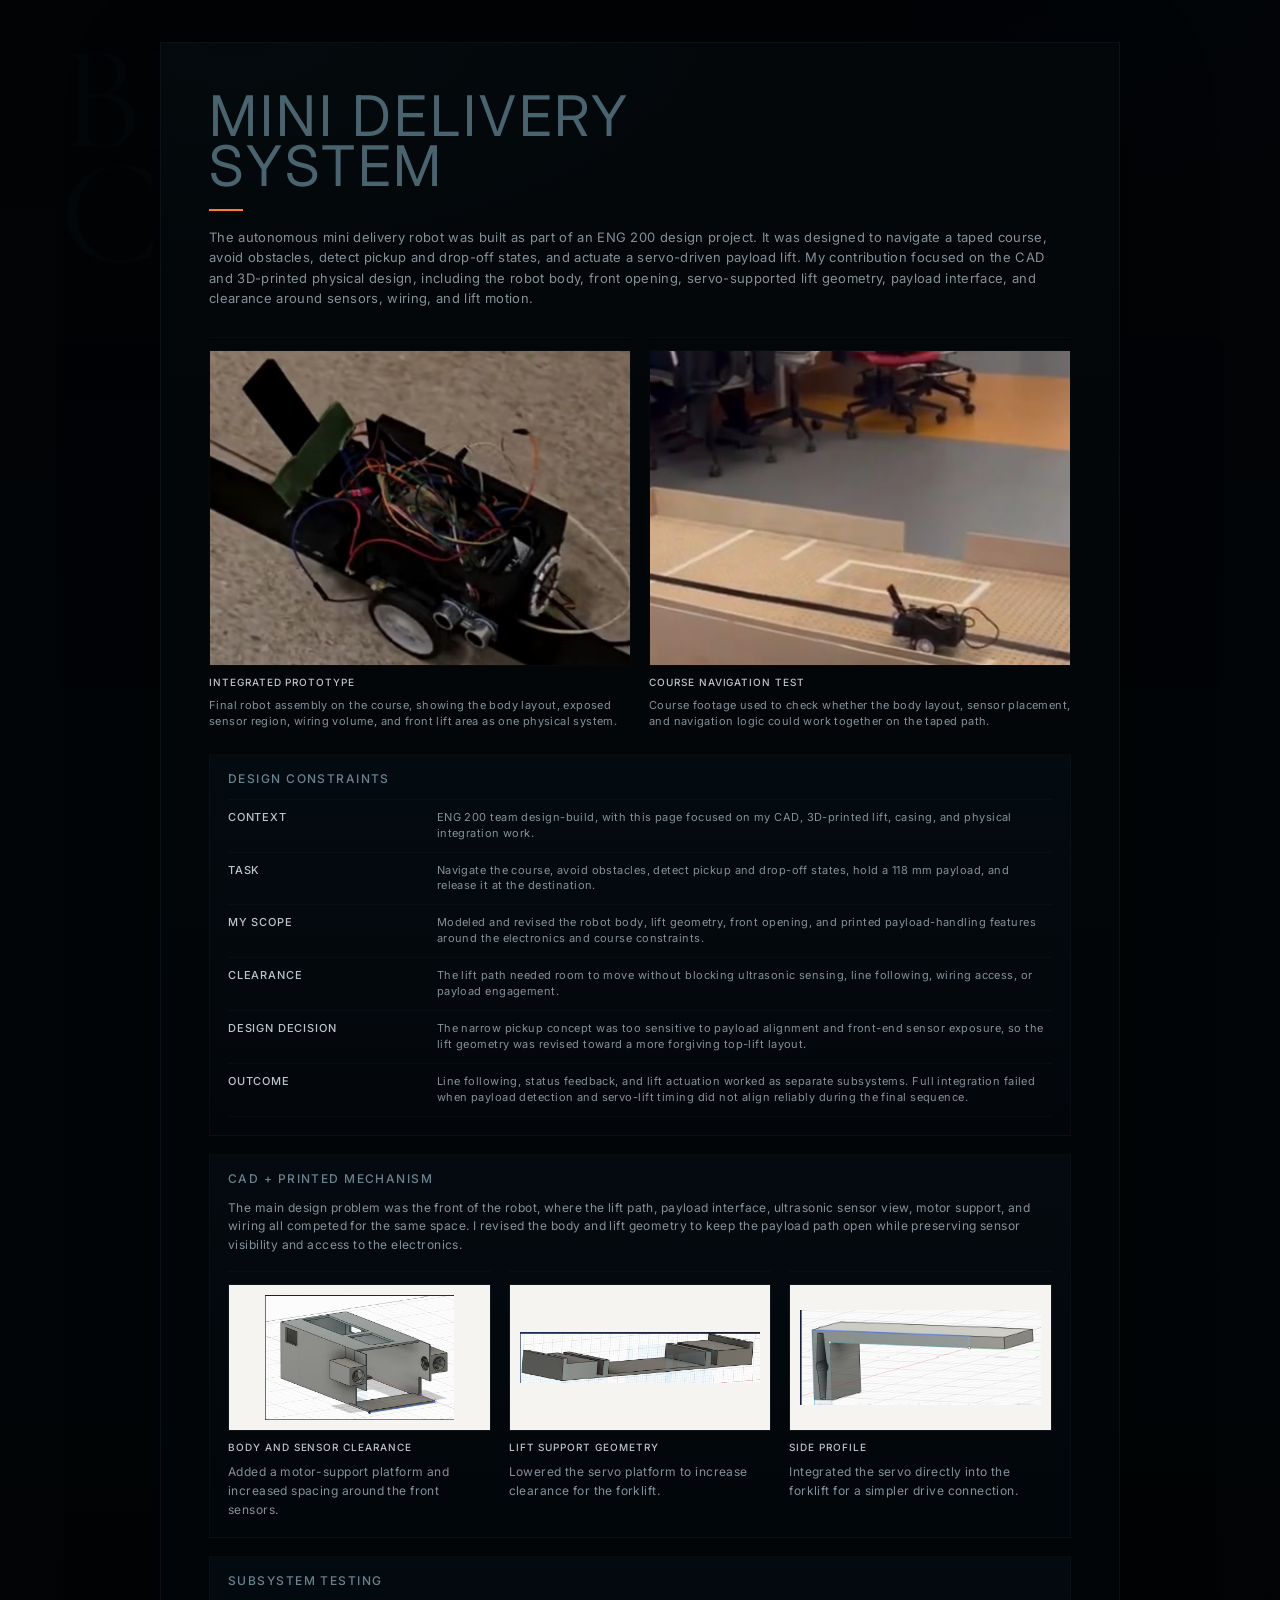
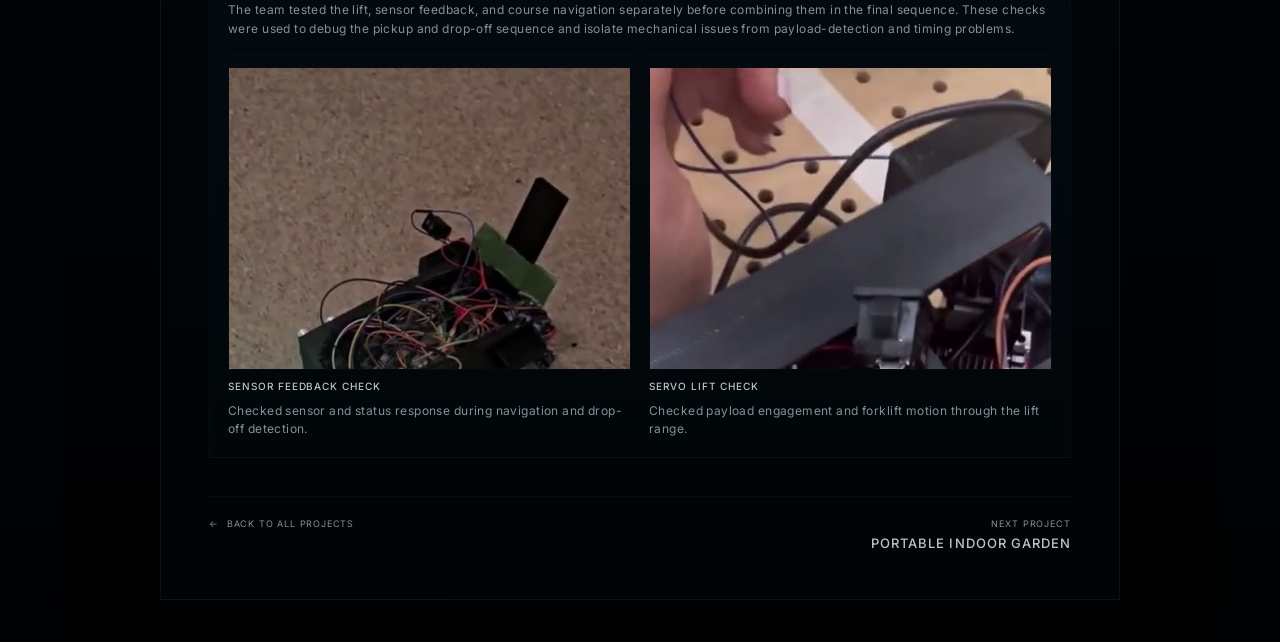
<file: projects_/robot/robot.html>
<!DOCTYPE html>
<html lang="en">
<head>
  <meta charset="UTF-8" />
  <meta name="viewport" content="width=device-width, initial-scale=1.0" />
  <meta name="description" content="Autonomous mini delivery robot (ENG 200): CAD and 3D-printed body, lift and payload interface, subsystem testing and integration outcome.">
  <meta property="og:type" content="website">
  <meta property="og:title" content="Mini Delivery Robot | Brooklyn Claeys">
  <meta property="og:description" content="Autonomous mini delivery robot (ENG 200): CAD and 3D-printed body, lift and payload interface, subsystem testing and integration outcome.">
    <meta property="og:image" content="../../photos-main/ROBOT.jpg">
  <meta name="twitter:image" content="../../photos-main/ROBOT.jpg">
<meta name="twitter:card" content="summary_large_image">
  <meta name="theme-color" content="#020609">
  <link rel="icon" href="data:image/svg+xml,%3Csvg xmlns='http://www.w3.org/2000/svg' viewBox='0 0 64 64'%3E%3Crect width='64' height='64' rx='12' fill='%23020609'/%3E%3Ctext x='32' y='43' font-family='Georgia,serif' font-size='30' font-weight='700' text-anchor='middle' fill='%23ff7a32'%3EBC%3C/text%3E%3C/svg%3E">
  <title>Mini Delivery Robot | Brooklyn Claeys</title>

  <link rel="preconnect" href="https://fonts.googleapis.com">
  <link rel="preconnect" href="https://fonts.gstatic.com" crossorigin>
  <link href="https://fonts.googleapis.com/css2?family=Cormorant+Garamond:wght@500;600;700&family=Inter:wght@400;500&display=swap" rel="stylesheet">

  <style>
    :root {
      --bg: #0b0707;
      --panel: #100c0c;
      --panel-soft: rgba(244, 240, 234, 0.026);
      --text: #f4f0ea;
      --muted: #aaa39a;
      --line: rgba(244, 240, 234, 0.30);
      --line-soft: rgba(244, 240, 234, 0.13);
      --accent-line: #123A5A;
      --accent-text: #6FA0C8;
      --cad-bg: #f4f2ed;
      --display: 'Cormorant Garamond', Georgia, serif;
      --sans: 'Inter', 'Helvetica Neue', Arial, sans-serif;
    }

    * {
      box-sizing: border-box;
    }

    html {
      scroll-behavior: smooth;
      background: var(--bg);
    }

    body {
      margin: 0;
      min-height: 100vh;
      background: var(--bg);
      color: var(--text);
      font-family: var(--sans);
      letter-spacing: 0.02em;
      overflow-x: hidden;
      scrollbar-color: rgba(244, 240, 234, 0.28) rgba(11, 7, 7, 0.78);
      scrollbar-width: thin;
    }

    *::-webkit-scrollbar {
      width: 8px;
      height: 8px;
    }

    *::-webkit-scrollbar-track {
      background: rgba(11, 7, 7, 0.78);
    }

    *::-webkit-scrollbar-thumb {
      background: rgba(244, 240, 234, 0.24);
      border: 2px solid rgba(11, 7, 7, 0.78);
      border-radius: 999px;
    }

    *::-webkit-scrollbar-thumb:hover {
      background: rgba(244, 240, 234, 0.38);
    }

    a {
      color: inherit;
      text-decoration: none;
    }

    .background-context {
      position: fixed;
      inset: 0;
      padding: 42px clamp(22px, 4.6vw, 72px);
      opacity: 0.1;
      filter: blur(1.5px);
      pointer-events: none;
    }

    .ghost-header {
      height: 250px;
      border-bottom: 1px solid var(--line-soft);
    }

    .ghost-name {
      margin: 0;
      font-family: var(--display);
      font-size: clamp(80px, 12vw, 150px);
      line-height: 0.76;
      text-transform: uppercase;
    }

    .ghost-grid {
      display: grid;
      grid-template-columns: repeat(3, 1fr);
      gap: clamp(18px, 2vw, 30px);
      margin-top: 48px;
    }

    .ghost-block {
      height: 340px;
      background: var(--panel);
      border: 1px solid var(--line-soft);
    }

    .overlay-wrap {
      min-height: 100vh;
      display: grid;
      place-items: start center;
      padding: 42px 22px;
      position: relative;
      z-index: 2;
    }

    .summary-panel {
      width: min(960px, 90vw);
      background: rgba(11, 7, 7, 0.965);
      border: 1px solid var(--line-soft);
      box-shadow: 0 28px 80px rgba(0, 0, 0, 0.45);
      padding: clamp(26px, 3.8vw, 48px);
    }

    .panel-top {
      display: grid;
      grid-template-columns: 1fr auto;
      gap: 22px;
      align-items: start;
      margin-bottom: 16px;
    }

    h1 {
      margin: 0;
      max-width: 700px;
      font-family: var(--sans);
      font-size: clamp(34px, 4.8vw, 56px);
      line-height: 0.9;
      font-weight: 400;
      letter-spacing: 0.055em;
      text-transform: uppercase;
    }

    .pdf-link {
      justify-self: end;
      width: fit-content;
      border-bottom: 1px solid var(--line);
      padding-bottom: 4px;
      color: var(--muted);
      font-size: 11px;
      line-height: 1;
      text-transform: uppercase;
      letter-spacing: 0.08em;
      white-space: nowrap;
      transition: color 160ms ease, border-color 160ms ease;
    }

    .pdf-link:hover {
      color: var(--accent-text);
      border-color: var(--accent-line);
    }

    .summary-intro {
      max-width: 840px;
      margin: 0 0 28px;
      color: rgba(244, 240, 234, 0.76);
      font-size: 13px;
      line-height: 1.58;
      font-weight: 400;
      letter-spacing: 0.025em;
    }

    .summary-grid,
    .visual-grid,
    .cad-grid {
      display: grid;
      gap: 18px;
      align-items: start;
    }

    .visual-grid {
      grid-template-columns: repeat(2, minmax(0, 1fr));
      margin-bottom: 24px;
    }

    .visual-grid.tight {
      margin-top: 16px;
      margin-bottom: 0;
    }

    .cad-grid {
      grid-template-columns: repeat(3, minmax(0, 1fr));
      margin-top: 16px;
    }

    .summary-grid {
      grid-template-columns: repeat(2, minmax(0, 1fr));
      margin-bottom: 18px;
    }

    .summary-card {
      background: var(--panel-soft);
      border: 1px solid var(--line-soft);
      padding: 18px;
    }

    .summary-card.full {
      grid-column: 1 / -1;
    }

    .visual-card {
      display: grid;
      grid-template-rows: auto auto 1fr;
      gap: 11px;
      padding-top: 12px;
      border-top: 1px solid rgba(244, 240, 234, 0.10);
      height: 100%;
    }

    .visual-card h3 {
      margin: 0;
      color: var(--text);
      font-size: 10px;
      line-height: 1;
      font-weight: 500;
      text-transform: uppercase;
      letter-spacing: 0.095em;
    }

    .visual-card p {
      margin: 0;
      color: var(--muted);
      font-size: 11px;
      line-height: 1.42;
      letter-spacing: 0.035em;
    }

    .summary-card h2 {
      margin: 0 0 14px;
      color: var(--text);
      font-family: var(--sans);
      font-size: 12px;
      line-height: 1;
      font-weight: 500;
      text-transform: uppercase;
      letter-spacing: 0.12em;
    }

    .section-heading {
      margin: 0 0 16px;
      color: rgba(244, 240, 234, 0.86);
      font-family: var(--display);
      font-size: 20px;
      line-height: 1;
      font-weight: 500;
      text-transform: none;
      letter-spacing: 0.025em;
    }

    .summary-card p {
      margin: 0;
      color: var(--muted);
      font-family: var(--sans);
      font-size: 12px;
      line-height: 1.55;
      letter-spacing: 0.035em;
    }

    .summary-card p + p {
      margin-top: 12px;
    }

    .media-frame {
      width: 100%;
      position: relative;
      display: grid;
      place-items: center;
      background: var(--bg);
      border: 1px solid var(--line-soft);
      box-shadow:
        inset 0 0 0 14px var(--panel),
        inset 0 0 0 15px var(--line-soft);
      overflow: hidden;
    }

    .media-frame.hero,
    .media-frame.video-main,
    .media-frame.test {
      aspect-ratio: 4 / 3;
    }

    .media-frame.cad {
      aspect-ratio: 16 / 9;
      background: var(--cad-bg);
      box-shadow:
        inset 0 0 0 10px var(--cad-bg),
        inset 0 0 0 11px rgba(0, 0, 0, 0.08);
    }

    .media-frame img,
    .media-frame video {
      display: block;
      width: 100%;
      height: 100%;
    }

    .photo-crop,
    .video-crop {
      object-fit: cover;
      transform-origin: center bottom;
      background: var(--bg);
      filter: saturate(0.88) contrast(1.03) brightness(0.93);
    }

    .robot-main {
      object-position: 50% 100%;
      transform: scale(1.18);
    }

    .course-video {
      object-position: 50% 100%;
      transform: scale(1.48);
    }

    .status-photo {
      object-position: 52% 100%;
      transform: scale(1.22);
    }

    .lift-video {
      object-position: 50% 100%;
      transform: scale(1.10);
    }

    .technical-img {
      object-fit: contain;
      object-position: center;
      padding: 10px;
      background: var(--cad-bg);
      filter: saturate(0.76) contrast(1.04) brightness(0.99);
    }

    .swap-card {
      display: block;
      position: relative;
      height: 100%;
      outline: none;
    }

    .swap-card .media-frame {
      transition: border-color 160ms ease, box-shadow 160ms ease;
    }

    .swap-card:hover .media-frame,
    .swap-card:focus-visible .media-frame {
      border-color: var(--accent-line);
    }

    .swap-card:hover .media-frame.cad,
    .swap-card:focus-visible .media-frame.cad {
      box-shadow:
        inset 0 0 0 10px var(--cad-bg),
        inset 0 0 0 11px var(--accent-line);
    }

    .swap-image {
      position: relative;
      width: 100%;
      height: 100%;
      background: var(--cad-bg);
    }

    .swap-image img {
      position: absolute;
      inset: 0;
      transition: opacity 180ms ease;
    }

    .swap-image .image-before {
      opacity: 0;
    }

    .swap-card:hover .swap-image .image-before,
    .swap-card:focus-visible .swap-image .image-before {
      opacity: 1;
    }

    .swap-card:hover .swap-image .image-after,
    .swap-card:focus-visible .swap-image .image-after {
      opacity: 0;
    }

    .image-label {
      position: absolute;
      left: 12px;
      top: 12px;
      z-index: 4;
      padding: 5px 7px;
      color: rgba(244, 240, 234, 0.82);
      background: rgba(11, 7, 7, 0.74);
      border: 1px solid rgba(244, 240, 234, 0.16);
      font-size: 9px;
      line-height: 1;
      text-transform: uppercase;
      letter-spacing: 0.09em;
      transition: opacity 180ms ease;
    }

    .label-before {
      opacity: 0;
    }

    .swap-card:hover .label-before,
    .swap-card:focus-visible .label-before {
      opacity: 1;
    }

    .swap-card:hover .label-after,
    .swap-card:focus-visible .label-after {
      opacity: 0;
    }

    .system-list {
      display: grid;
      margin-top: 4px;
      border-top: 1px solid var(--line-soft);
    }

    .system-row {
      display: grid;
      grid-template-columns: 0.31fr 1fr;
      gap: 18px;
      padding: 10px 0;
      border-bottom: 1px solid rgba(244, 240, 234, 0.10);
    }

    .system-row strong,
    .system-row span {
      font-size: 11px;
      line-height: 1.45;
      letter-spacing: 0.04em;
    }

    .system-row strong {
      color: var(--text);
      font-weight: 500;
      text-transform: uppercase;
      letter-spacing: 0.075em;
    }

    .system-row span {
      color: var(--muted);
    }

    .cta-row {
      display: grid;
      grid-template-columns: 1fr auto 1fr;
      align-items: center;
      gap: 22px;
      margin-top: 34px;
      padding-top: 22px;
      border-top: 1px solid var(--line-soft);
    }

    .home-link,
    .archive-link {
      padding: 10px 0;
      font-size: 10px;
      line-height: 1;
      text-transform: uppercase;
      letter-spacing: 0.085em;
      transition: color 160ms ease, border-color 160ms ease;
    }

    .home-link {
      justify-self: start;
      color: rgba(244, 240, 234, 0.48);
      border-bottom: 1px solid transparent;
    }

    .home-link:hover {
      color: var(--muted);
      border-bottom-color: var(--line-soft);
    }

    .archive-link {
      justify-self: center;
      min-width: 220px;
      color: var(--text);
      text-align: center;
      border-top: 1px solid var(--accent-line);
      border-bottom: 1px solid var(--line-soft);
    }

    .archive-link:hover {
      color: var(--accent-text);
      border-top-color: var(--accent-text);
      border-bottom-color: var(--accent-line);
    }

    @media (max-width: 760px) {
      .background-context {
        opacity: 0.08;
        filter: blur(1px);
      }

      .overlay-wrap {
        min-height: 100vh;
        place-items: start center;
        padding: 18px;
      }

      .summary-panel {
        width: min(100%, 620px);
        padding: 24px;
      }

      .panel-top {
        grid-template-columns: 1fr auto;
        gap: 18px;
        margin-bottom: 20px;
      }

      h1 {
        font-size: 36px;
        line-height: 0.92;
        letter-spacing: 0.05em;
      }

      .summary-intro {
        margin-bottom: 24px;
      }

      .summary-grid {
        grid-template-columns: 1fr;
        gap: 14px;
      }

      .visual-grid {
        grid-template-columns: repeat(2, minmax(0, 1fr));
        gap: 14px;
      }

      .cad-grid {
        grid-template-columns: repeat(3, minmax(0, 1fr));
        gap: 12px;
      }

      .summary-card {
        padding: 16px;
      }

      .system-row {
        grid-template-columns: 0.42fr 1fr;
        gap: 12px;
      }

      .visual-card p {
        font-size: 10px;
        line-height: 1.35;
      }

      .cta-row {
        grid-template-columns: 1fr auto 1fr;
        gap: 12px;
        margin-top: 30px;
        padding-top: 20px;
      }

      .archive-link {
        min-width: 180px;
      }
    }

    @media (max-width: 560px) {
      .visual-grid,
      .cad-grid {
        grid-template-columns: 1fr;
      }
    }

    @media (max-width: 520px) {
      .panel-top,
      .cta-row {
        grid-template-columns: 1fr;
      }

      .pdf-link,
      .home-link,
      .archive-link {
        justify-self: start;
      }

      .archive-link {
        min-width: 0;
        text-align: left;
      }

      .system-row {
        grid-template-columns: 1fr;
        gap: 3px;
      }
    }
  
    /* Shared portfolio project footer */
    .project-footer {
      display: grid;
      grid-template-columns: 1fr auto;
      gap: 24px;
      align-items: start;
      margin-top: 38px;
      padding-top: 22px;
      border-top: 1px solid var(--line-soft);
    }

    .footer-left {
      display: grid;
      justify-items: start;
      gap: 10px;
    }

    .all-projects-link {
      display: inline-flex;
      align-items: center;
      gap: 8px;
      width: fit-content;
      color: rgba(244, 240, 234, 0.48);
      font-size: 9px;
      line-height: 1;
      letter-spacing: 0.09em;
      text-transform: uppercase;
      transition: color 160ms ease;
    }

    .all-projects-link:hover {
      color: var(--text);
    }

    .project-files-link {
      width: fit-content;
      color: rgba(244, 240, 234, 0.42);
      font-size: 9px;
      line-height: 1;
      letter-spacing: 0.09em;
      text-transform: uppercase;
      border-bottom: 1px solid transparent;
      transition: color 160ms ease, border-color 160ms ease;
    }

    .project-files-link:hover {
      color: var(--muted);
      border-bottom-color: var(--line-soft);
    }

    .next-project-link {
      display: grid;
      justify-items: end;
      gap: 7px;
      text-align: right;
    }

    .next-project-label {
      color: rgba(244, 240, 234, 0.42);
      font-size: 9px;
      line-height: 1;
      letter-spacing: 0.10em;
      text-transform: uppercase;
    }

    .next-project-title {
      color: var(--text);
      font-family: var(--sans);
      font-size: 13px;
      line-height: 1.25;
      font-weight: 500;
      letter-spacing: 0.08em;
      text-transform: uppercase;
      transition: color 160ms ease;
    }

    .next-project-link:hover .next-project-title {
      color: var(--accent-text);
    }

    @media (max-width: 520px) {
      .project-footer {
        grid-template-columns: 1fr auto;
        gap: 14px;
      }

      .next-project-title {
        font-size: 12px;
      }
    }

  </style>

  <style id="approved-project-accent-fix">
    /* Approved finishing accents only — preserves the original corrected project-page design. */
    :root {
      --portfolio-orange: #FF7A32;
      --portfolio-orange-hover: #FF9B65;
      --portfolio-orange-line: rgba(255,122,50,.72);
    }
    .pdf-link, .pdf-link:visited {
      color: var(--portfolio-orange) !important;
      border-bottom-color: var(--portfolio-orange-line) !important;
    }
    .pdf-link:hover, .pdf-link:focus-visible {
      color: var(--portfolio-orange-hover) !important;
      border-bottom-color: var(--portfolio-orange-hover) !important;
    }
    a:hover, button:hover {
      --accent-text: var(--portfolio-orange);
    }
    .swap-card:hover .media-frame,
    .swap-card:focus-visible .media-frame {
      border-color: var(--portfolio-orange-line) !important;
    }
    .next-project-link:hover .next-project-title,
    .next-project-link:focus-visible .next-project-title,
    .archive-link:hover, .archive-link:focus-visible {
      color: var(--portfolio-orange) !important;
    }
    :focus-visible { outline-color: var(--portfolio-orange) !important; }
  </style>
  <style id="project-homepage-aesthetic-match">
    /* Project-page visual match to the approved homepage. Layout/content intentionally untouched. */
    :root {
      --project-bg: #000102;
      --project-bg-deep: #000000;
      --project-panel: #010407;
      --project-panel-soft: rgba(5, 14, 21, 0.54);
      --project-text: #edf0f2;
      --project-muted: #87939a;
      --project-blue: #405b68;
      --project-blue-hover: #6a828d;
      --project-line: rgba(54, 75, 86, 0.18);
      --project-line-soft: rgba(54, 75, 86, 0.095);
      --project-orange: #FF7A32;
      --project-orange-hover: #FF9B65;
      --project-orange-soft: rgba(255, 122, 50, 0.14);
      --project-orange-line: rgba(255, 122, 50, 0.76);
    }

    html {
      background: var(--project-bg) !important;
      color-scheme: dark;
    }

    body {
      color: var(--project-text) !important;
      background:
        radial-gradient(850px 520px at 88% 0%, rgba(8, 17, 23, 0.055), transparent 78%),
        radial-gradient(760px 560px at 4% 58%, rgba(8, 20, 28, 0.035), transparent 80%),
        linear-gradient(180deg, var(--project-bg) 0%, #010305 50%, var(--project-bg-deep) 100%) !important;
      -webkit-font-smoothing: antialiased;
      -moz-osx-font-smoothing: grayscale;
      scrollbar-color: rgba(106, 130, 141, 0.36) rgba(0, 1, 2, 0.92) !important;
    }

    *::-webkit-scrollbar-track {
      background: rgba(0, 1, 2, 0.92) !important;
    }

    *::-webkit-scrollbar-thumb {
      background: rgba(106, 130, 141, 0.30) !important;
      border-color: rgba(0, 1, 2, 0.92) !important;
    }

    *::-webkit-scrollbar-thumb:hover {
      background: rgba(106, 130, 141, 0.48) !important;
    }

    ::selection {
      color: var(--project-text);
      background: rgba(255, 122, 50, 0.28);
    }

    /* Keep the original background composition but shift it into the homepage palette. */
    .background-context {
      opacity: 0.13 !important;
      filter: blur(1.35px) !important;
    }

    .ghost-header {
      border-bottom-color: var(--project-line-soft) !important;
    }

    .ghost-name {
      color: rgba(106, 130, 141, 0.34) !important;
    }

    .ghost-block {
      background: rgba(3, 8, 12, 0.82) !important;
      border-color: var(--project-line-soft) !important;
    }

    /* Same blue-black depth as the homepage rather than the old brown/black panel. */
    .summary-panel {
      background:
        radial-gradient(700px 320px at 8% 0%, rgba(20, 43, 56, 0.10), transparent 72%),
        linear-gradient(180deg, rgba(3, 8, 12, 0.985), rgba(1, 4, 7, 0.985)) !important;
      border-color: var(--project-line) !important;
      box-shadow:
        0 28px 80px rgba(0, 0, 0, 0.48),
        0 0 0 1px rgba(64, 91, 104, 0.025) !important;
    }

    h1 {
      color: var(--project-text) !important;
      text-wrap: balance;
    }

    /* Small permanent orange cue: present on every project, including pages without PDFs. */
    h1::after {
      content: '';
      display: block;
      width: 34px;
      height: 2px;
      margin-top: 17px;
      background: var(--project-orange);
      box-shadow: 0 0 12px rgba(255, 122, 50, 0.10);
    }

    .summary-intro,
    .summary-card p,
    .visual-card p,
    .system-row span,
    .next-project-label,
    .all-projects-link,
    .project-files-link,
    .home-link {
      color: var(--project-muted) !important;
    }

    .summary-card {
      background:
        linear-gradient(180deg, rgba(5, 14, 21, 0.58), rgba(2, 7, 11, 0.52)) !important;
      border-color: var(--project-line-soft) !important;
    }

    .summary-card h2,
    .section-heading {
      color: var(--project-blue-hover) !important;
    }

    .visual-card {
      border-top-color: var(--project-line-soft) !important;
    }

    .visual-card h3,
    .system-row strong {
      color: #c9d2d6 !important;
    }

    .system-list,
    .project-footer,
    .cta-row {
      border-color: var(--project-line-soft) !important;
    }

    .system-row {
      border-bottom-color: var(--project-line-soft) !important;
    }

    /* Image framing follows the homepage: cool neutral border at rest, orange only when interactive. */
    .media-frame {
      background: var(--project-bg) !important;
      border-color: var(--project-line-soft) !important;
      box-shadow:
        inset 0 0 0 14px var(--project-panel),
        inset 0 0 0 15px var(--project-line-soft) !important;
    }

    .media-frame.cad {
      /* Preserve the existing light CAD plate while harmonizing its outer edge. */
      border-color: rgba(64, 91, 104, 0.24) !important;
    }

    .swap-card .media-frame {
      transition: border-color 180ms ease, box-shadow 200ms ease, transform 200ms ease !important;
    }

    .swap-card:hover .media-frame,
    .swap-card:focus-visible .media-frame {
      border-color: var(--project-orange-line) !important;
      box-shadow:
        0 0 0 1px rgba(255, 122, 50, 0.18),
        0 0 22px var(--project-orange-soft) !important;
      transform: translateY(-1px);
    }

    .swap-card:hover .media-frame.cad,
    .swap-card:focus-visible .media-frame.cad {
      box-shadow:
        inset 0 0 0 10px var(--cad-bg),
        inset 0 0 0 11px var(--project-orange-line),
        0 0 22px var(--project-orange-soft) !important;
    }

    /* Blue is the structural accent. Orange means action. */
    .pdf-link,
    .pdf-link:visited {
      color: var(--project-orange) !important;
      border-bottom-color: var(--project-orange-line) !important;
    }

    .pdf-link:hover,
    .pdf-link:focus-visible {
      color: var(--project-orange-hover) !important;
      border-bottom-color: var(--project-orange-hover) !important;
    }

    .archive-link {
      border-top-color: var(--project-blue) !important;
      border-bottom-color: var(--project-line-soft) !important;
    }

    .home-link:hover,
    .home-link:focus-visible,
    .archive-link:hover,
    .archive-link:focus-visible,
    .all-projects-link:hover,
    .all-projects-link:focus-visible,
    .project-files-link:hover,
    .project-files-link:focus-visible,
    .next-project-link:hover .next-project-title,
    .next-project-link:focus-visible .next-project-title {
      color: var(--project-orange) !important;
      border-color: var(--project-orange-line) !important;
    }

    .next-project-title {
      color: var(--project-text) !important;
    }

    :focus-visible {
      outline-color: var(--project-orange) !important;
    }

    @media (max-width: 760px) {
      .background-context { opacity: 0.09 !important; }
      h1::after { margin-top: 14px; }
    }
  </style>


<style id="project-homepage-color-hierarchy-v2">
  /* Final project-page colour match. Layout/content intentionally untouched. */
  :root {
    --project-bg: #010305;
    --project-bg-mid: #020507;
    --project-bg-deep: #000102;
    --project-panel: #03070a;
    --project-title-blue: #49636f;
    --project-heading-blue: #6a828d;
    --project-subheading: #bcc5ca;
    --project-body-grey: #849198;
    --project-muted-grey: #747d83;
  }

  html { background: var(--project-bg) !important; }

  body {
    background:
      radial-gradient(900px 620px at 90% 0%, rgba(13, 25, 33, 0.038), transparent 76%),
      radial-gradient(760px 540px at 4% 58%, rgba(7, 15, 21, 0.017), transparent 82%),
      linear-gradient(180deg, var(--project-bg) 0%, var(--project-bg-mid) 52%, var(--project-bg-deep) 100%) !important;
  }

  .summary-panel {
    background:
      radial-gradient(700px 320px at 8% 0%, rgba(20, 43, 56, 0.08), transparent 72%),
      linear-gradient(180deg, rgba(3, 7, 10, 0.985), rgba(1, 4, 7, 0.985)) !important;
  }

  /* Home-page hierarchy: blue titles, grey prose, orange interaction. */
  h1 {
    color: var(--project-title-blue) !important;
  }

  .summary-card h2,
  .section-heading {
    color: var(--project-heading-blue) !important;
  }

  .visual-card h3,
  .system-row strong,
  .next-project-title {
    color: var(--project-subheading) !important;
  }

  .summary-intro,
  .summary-card p,
  .visual-card p,
  .system-row span,
  .next-project-label,
  .all-projects-link,
  .project-files-link,
  .home-link,
  .archive-link,
  .image-caption,
  figcaption,
  .caption,
  li {
    color: var(--project-body-grey) !important;
  }

  .image-label,
  .meta,
  .eyebrow,
  .kicker {
    color: var(--project-muted-grey) !important;
  }

  /* Preserve the established orange action language. */
  .pdf-link,
  .pdf-link:visited {
    color: var(--project-orange) !important;
    border-bottom-color: var(--project-orange-line) !important;
  }

  .pdf-link:hover,
  .pdf-link:focus-visible,
  a:hover,
  a:focus-visible {
    text-decoration-color: var(--project-orange) !important;
  }
</style>

</head>

<body>
  <div class="background-context" aria-hidden="true">
    <div class="ghost-header">
      <p class="ghost-name">Brooklyn<br>Claeys</p>
    </div>

    <div class="ghost-grid">
      <div class="ghost-block"></div>
      <div class="ghost-block"></div>
      <div class="ghost-block"></div>
    </div>
  </div>

  <main class="overlay-wrap">
    <article class="summary-panel" aria-label="Mini delivery robot project summary">
      <div class="panel-top">
        <h1>Mini Delivery<br>System</h1>
      </div>

      <p class="summary-intro">
        The autonomous mini delivery robot was built as part of an ENG 200 design project. It was designed to navigate a taped course, avoid obstacles, detect pickup and drop-off states, and actuate a servo-driven payload lift. My contribution focused on the CAD and 3D-printed physical design, including the robot body, front opening, servo-supported lift geometry, payload interface, and clearance around sensors, wiring, and lift motion.
      </p>

      <section class="visual-grid" aria-label="Primary robot visuals">
        <article class="visual-card">
          <div class="media-frame hero">
            <img loading=lazy decoding=async class="photo-crop robot-main" src="../../photos-main/ROBOT.jpg" alt="Mini delivery robot prototype on the course">
          </div>
          <h3>Integrated Prototype</h3>
          <p>Final robot assembly on the course, showing the body layout, exposed sensor region, wiring volume, and front lift area as one physical system.</p>
        </article>

        <article class="visual-card">
          <div class="media-frame video-main">
            <video class="video-crop course-video" autoplay muted loop playsinline preload="metadata" poster="robot_project_files/01_selected_images/robot_course_line_following_test_04_thumbnail.jpg">
              <source src="robot_project_files/05_videos/robot_course_line_following_test_04.mp4" type="video/mp4">
            </video>
          </div>
          <h3>Course Navigation Test</h3>
          <p>Course footage used to check whether the body layout, sensor placement, and navigation logic could work together on the taped path.</p>
        </article>
      </section>

      <section class="summary-grid">
        <section class="summary-card full">
          <h2 class="section-heading">Design Constraints</h2>

          <div class="system-list">
            <div class="system-row">
              <strong>Context</strong>
              <span>ENG 200 team design-build, with this page focused on my CAD, 3D-printed lift, casing, and physical integration work.</span>
            </div>

            <div class="system-row">
              <strong>Task</strong>
              <span>Navigate the course, avoid obstacles, detect pickup and drop-off states, hold a 118 mm payload, and release it at the destination.</span>
            </div>

            <div class="system-row">
              <strong>My Scope</strong>
              <span>Modeled and revised the robot body, lift geometry, front opening, and printed payload-handling features around the electronics and course constraints.</span>
            </div>

            <div class="system-row">
              <strong>Clearance</strong>
              <span>The lift path needed room to move without blocking ultrasonic sensing, line following, wiring access, or payload engagement.</span>
            </div>

            <div class="system-row">
              <strong>Design Decision</strong>
              <span>The narrow pickup concept was too sensitive to payload alignment and front-end sensor exposure, so the lift geometry was revised toward a more forgiving top-lift layout.</span>
            </div>

            <div class="system-row">
              <strong>Outcome</strong>
              <span>Line following, status feedback, and lift actuation worked as separate subsystems. Full integration failed when payload detection and servo-lift timing did not align reliably during the final sequence.</span>
            </div>
          </div>
        </section>

        <section class="summary-card full">
          <h2>CAD + Printed Mechanism</h2>
          <p>
            The main design problem was the front of the robot, where the lift path, payload interface, ultrasonic sensor view, motor support, and wiring all competed for the same space. I revised the body and lift geometry to keep the payload path open while preserving sensor visibility and access to the electronics.
          </p>

          <div class="cad-grid">
            <article class="visual-card">
              <div class="swap-card" tabindex="0" aria-label="CAD body revision comparison">
                <div class="media-frame cad">
                  <div class="swap-image">
                    <img loading=lazy decoding=async class="technical-img image-after" src="robot_project_files/02_cad_screenshots/robot_cad_base_servo_mount_front.png" alt="Final CAD body for mini delivery robot with servo mount and front opening">
                    <img loading=lazy decoding=async class="technical-img image-before" src="robot_project_files/02_cad_screenshots/robot_cad_base_servo_mount_translucent.png" alt="First CAD body iteration showing servo mount and internal space">
                    <span class="image-label label-before">Iteration 1</span>
                  </div>
                </div>
              </div>
              <h3>Body and Sensor Clearance</h3>
              <p>Added a motor-support platform and increased spacing around the front sensors.</p>
            </article>

            <article class="visual-card">
              <div class="swap-card" tabindex="0" aria-label="CAD lift support revision comparison">
                <div class="media-frame cad">
                  <div class="swap-image">
                    <img loading=lazy decoding=async class="technical-img image-after" src="robot_project_files/02_cad_screenshots/robot_cad_lift_base_long_member.png" alt="Final long lift-base CAD for the mini delivery robot">
                    <img loading=lazy decoding=async class="technical-img image-before" src="robot_project_files/02_cad_screenshots/robot_cad_payload_bucket_iteration.png" alt="First lift and payload interface CAD iteration">
                    <span class="image-label label-before">Iteration 1</span>
                  </div>
                </div>
              </div>
              <h3>Lift Support Geometry</h3>
              <p>Lowered the servo platform to increase clearance for the forklift.</p>
            </article>

            <article class="visual-card">
              <div class="swap-card" tabindex="0" aria-label="CAD side profile revision comparison">
                <div class="media-frame cad">
                  <div class="swap-image">
                    <img loading=lazy decoding=async class="technical-img image-after" src="robot_project_files/02_cad_screenshots/robot_cad_lift_arm_side_profile.png" alt="Side-profile CAD of lift arm component for the mini delivery robot">
                    <img loading=lazy decoding=async class="technical-img image-before" src="robot_project_files/02_cad_screenshots/robot_cad_lift_side.png" alt="First side-lift CAD iteration for the mini delivery robot">
                    <span class="image-label label-before">Iteration 1</span>
                  </div>
                </div>
              </div>
              <h3>Side Profile</h3>
              <p>Integrated the servo directly into the forklift for a simpler drive connection.</p>
            </article>
          </div>
        </section>

        <section class="summary-card full">
          <h2>Subsystem Testing</h2>
          <p>
            The team tested the lift, sensor feedback, and course navigation separately before combining them in the final sequence. These checks were used to debug the pickup and drop-off sequence and isolate mechanical issues from payload-detection and timing problems.
          </p>

          <div class="visual-grid tight">
            <article class="visual-card">
              <div class="media-frame test">
                <img loading=lazy decoding=async class="photo-crop status-photo" src="robot_project_files/01_selected_images/robot_navigation_status_light_test_03_thumbnail.jpg" alt="Robot sensor feedback and navigation status test">
              </div>
              <h3>Sensor Feedback Check</h3>
              <p>Checked sensor and status response during navigation and drop-off detection.</p>
            </article>

            <article class="visual-card">
              <div class="media-frame test">
                <video class="video-crop lift-video" autoplay muted loop playsinline preload="metadata" poster="robot_project_files/01_selected_images/robot_servo_payload_lift_test_05_thumbnail.jpg">
                  <source src="robot_project_files/05_videos/robot_servo_payload_lift_test_05.mp4" type="video/mp4">
                </video>
              </div>
              <h3>Servo Lift Check</h3>
              <p>Checked payload engagement and forklift motion through the lift range.</p>
            </article>
          </div>
        </section>
      </section>

      <footer
        class="project-footer"
        aria-label="Project navigation"
      >
        <a class="all-projects-link" href="../../index.html">
            <span aria-hidden="true">←</span>
            <span>Back to all projects</span>
          </a>

        <a class="next-project-link" href="../garden/garden.html">
          <span class="next-project-label">Next project</span>
          <span class="next-project-title">Portable Indoor Garden</span>
        </a>
      </footer>
    </article>
  </main>
</body>
</html>
</file>
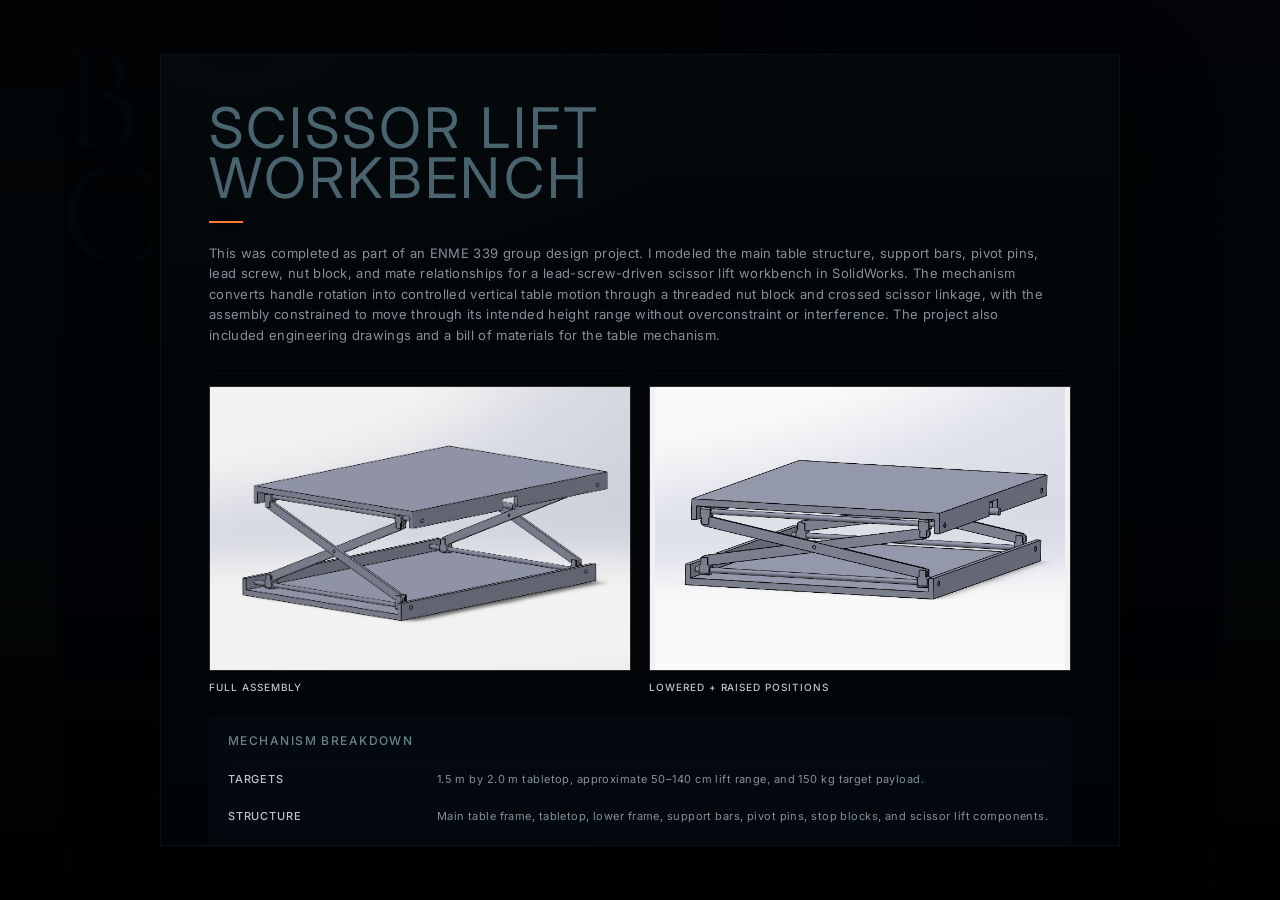
<file: projects_/Table/table_summary.html>
<!DOCTYPE html>

<html lang="en">
<head>
  <meta charset="UTF-8" />
  <meta name="viewport" content="width=device-width, initial-scale=1.0" />
  <meta name="description" content="Lead-screw-driven scissor lift workbench modelled in SolidWorks: crossed linkage, lead screw and nut block, mates, drawings and bill of materials (ENME 339 group project).">
  <meta property="og:type" content="website">
  <meta property="og:title" content="Scissor Lift Workbench | Brooklyn Claeys">
  <meta property="og:description" content="Lead-screw-driven scissor lift workbench modelled in SolidWorks: crossed linkage, lead screw and nut block, mates, drawings and bill of materials (ENME 339 group project).">
    <meta property="og:image" content="../../photos-main/table_main.png">
  <meta name="twitter:image" content="../../photos-main/table_main.png">
<meta name="twitter:card" content="summary_large_image">
  <meta name="theme-color" content="#020609">
  <link rel="icon" href="data:image/svg+xml,%3Csvg xmlns='http://www.w3.org/2000/svg' viewBox='0 0 64 64'%3E%3Crect width='64' height='64' rx='12' fill='%23020609'/%3E%3Ctext x='32' y='43' font-family='Georgia,serif' font-size='30' font-weight='700' text-anchor='middle' fill='%23ff7a32'%3EBC%3C/text%3E%3C/svg%3E">
  <title>Scissor Lift Workbench | Brooklyn Claeys</title>

  <link rel="preconnect" href="https://fonts.googleapis.com">
  <link rel="preconnect" href="https://fonts.gstatic.com" crossorigin>
  <link href="https://fonts.googleapis.com/css2?family=Cormorant+Garamond:wght@500;600;700&family=Inter:wght@400;500&display=swap" rel="stylesheet">

  <style>
    /*
      If you have licensed TT Interphases webfont files, place them in /fonts
      and uncomment this block. Otherwise the site falls back to Inter/system sans.
*/

    :root {
      --bg: #0b0707;
      --panel: #100c0c;
      --panel-soft: rgba(244, 240, 234, 0.026);
      --text: #f4f0ea;
      --muted: #aaa39a;
      --line: rgba(244, 240, 234, 0.30);
      --line-soft: rgba(244, 240, 234, 0.13);

      --accent: #00162A;
      --accent-line: #123A5A;
      --accent-text: #6FA0C8;

      --display: 'Cormorant Garamond', Georgia, serif;
      --sans: 'Inter', 'Helvetica Neue', 'TT Interphases', Arial, sans-serif;
    }

    * {
      box-sizing: border-box;
    }

    html {
      scroll-behavior: smooth;
      background: var(--bg);
    }

    body {
      margin: 0;
      min-height: 100vh;
      background: var(--bg);
      color: var(--text);
      font-family: var(--sans);
      letter-spacing: 0.02em;
      overflow-x: hidden;
      scrollbar-color: rgba(244, 240, 234, 0.28) rgba(11, 7, 7, 0.78);
      scrollbar-width: thin;
    }

    *::-webkit-scrollbar {
      width: 8px;
      height: 8px;
    }

    *::-webkit-scrollbar-track {
      background: rgba(11, 7, 7, 0.78);
    }

    *::-webkit-scrollbar-thumb {
      background: rgba(244, 240, 234, 0.24);
      border: 2px solid rgba(11, 7, 7, 0.78);
      border-radius: 999px;
    }

    *::-webkit-scrollbar-thumb:hover {
      background: rgba(244, 240, 234, 0.38);
    }

    a {
      color: inherit;
      text-decoration: none;
    }

    .background-context {
      position: fixed;
      inset: 0;
      padding: 42px clamp(22px, 4.6vw, 72px);
      opacity: 0.1;
      filter: blur(1.5px);
      pointer-events: none;
    }

    .ghost-header {
      height: 250px;
      border-bottom: 1px solid var(--line-soft);
    }

    .ghost-name {
      margin: 0;
      font-family: var(--display);
      font-size: clamp(80px, 12vw, 150px);
      line-height: 0.76;
      text-transform: uppercase;
    }

    .ghost-grid {
      display: grid;
      grid-template-columns: repeat(3, 1fr);
      gap: clamp(18px, 2vw, 30px);
      margin-top: 48px;
    }

    .ghost-block {
      height: 340px;
      background: var(--panel);
      border: 1px solid var(--line-soft);
    }

    .overlay-wrap {
      min-height: 100vh;
      display: grid;
      place-items: center;
      padding: 42px 22px;
      position: relative;
      z-index: 2;
    }

    .summary-panel {
      width: min(960px, 90vw);
      max-height: 88vh;
      overflow: auto;
      background: rgba(11, 7, 7, 0.965);
      border: 1px solid var(--line-soft);
      box-shadow: 0 28px 80px rgba(0, 0, 0, 0.45);
      padding: clamp(26px, 3.8vw, 48px);
    }

    .panel-top {
      display: grid;
      grid-template-columns: 1fr auto;
      gap: 22px;
      align-items: start;
      margin-bottom: 16px;
    }

    h1 {
      margin: 0;
      max-width: 620px;
      font-family: var(--sans);
      font-size: clamp(34px, 4.8vw, 56px);
      line-height: 0.9;
      font-weight: 400;
      letter-spacing: 0.055em;
      text-transform: uppercase;
    }

    .pdf-link {
      justify-self: end;
      width: fit-content;
      border-bottom: 1px solid var(--line);
      padding-bottom: 4px;
      color: var(--muted);
      font-size: 11px;
      line-height: 1;
      text-transform: uppercase;
      letter-spacing: 0.08em;
      white-space: nowrap;
      transition: color 160ms ease, border-color 160ms ease;
    }

    .pdf-link:hover {
      color: var(--accent-text);
      border-color: var(--accent-line);
    }

    .summary-intro {
      max-width: 840px;
      margin: 0 0 28px;
      color: rgba(244, 240, 234, 0.76);
      font-size: 13px;
      line-height: 1.58;
      font-weight: 400;
      letter-spacing: 0.025em;
    }

    .section-heading {
      margin: 0 0 16px;
      color: rgba(244, 240, 234, 0.86);
      font-family: var(--display);
      font-size: 20px;
      line-height: 1;
      font-weight: 500;
      text-transform: none;
      letter-spacing: 0.025em;
    }

    .visual-grid,
    .summary-grid,
    .evidence-grid {
      display: grid;
      gap: 18px;
    }

    .visual-grid {
      grid-template-columns: repeat(2, minmax(0, 1fr));
      margin-bottom: 24px;
    }

    .visual-grid.tight {
      margin-top: 16px;
      margin-bottom: 0;
    }

    .summary-grid {
      grid-template-columns: repeat(2, minmax(0, 1fr));
      margin-bottom: 18px;
    }

    .evidence-grid.two-by-two {
      grid-template-columns: repeat(2, minmax(0, 1fr));
    }

    .summary-card,
    .evidence-section {
      background: var(--panel-soft);
      border: 1px solid var(--line-soft);
      padding: 18px;
    }

    .summary-card.full {
      grid-column: 1 / -1;
    }

    .visual-card,
    .evidence-card {
      display: grid;
      gap: 11px;
      padding-top: 12px;
      border-top: 1px solid rgba(244, 240, 234, 0.10);
    }

    .visual-card h3,
    .evidence-card h3 {
      margin: 0;
      color: var(--text);
      font-size: 10px;
      line-height: 1;
      font-weight: 500;
      text-transform: uppercase;
      letter-spacing: 0.095em;
    }

    .visual-card p,
    .evidence-card p {
      margin: 0;
      color: var(--muted);
      font-size: 11px;
      line-height: 1.42;
      letter-spacing: 0.035em;
    }

    .image-frame {
      width: 100%;
      height: 285px;
      display: grid;
      place-items: center;
      background:
        radial-gradient(circle at 50% 42%, rgba(244, 240, 234, 0.045), transparent 62%),
        var(--panel);
      border: 1px solid var(--line-soft);
      box-shadow:
        inset 0 0 0 14px var(--panel),
        inset 0 0 0 15px var(--line-soft);
      padding: 0;
      overflow: hidden;
    }

    .image-frame.hero {
      height: 285px;
      padding: 0;
      box-shadow:
        inset 0 0 0 20px var(--panel),
        inset 0 0 0 21px var(--line-soft);
    }

    .image-frame.drawing {
      background: rgba(244, 240, 234, 0.035);
    }

    .image-frame img {
      display: block;
      width: 100%;
      height: 100%;
      object-fit: cover;
      object-position: center;
      filter: saturate(0.82) contrast(1.02) brightness(0.9);
      opacity: 0.97;
    }

    .image-frame.drawing img {
      object-fit: cover;
      object-position: center;
      filter: saturate(0.58) contrast(1.0) brightness(0.94);
    }

    .image-frame.hero img {
      object-fit: cover;
      object-position: center;
    }

    .image-frame.cad-assembly img {
      object-position: 34% center;
    }

    .image-frame.motion-render {
      height: 260px;
    }

    .image-frame.motion-render img {
      object-fit: cover;
      object-position: center;
    }

    .swap-card,
    .swap-image {
      position: relative;
      width: 100%;
      height: 100%;
    }

    .swap-card {
      outline: none;
    }

    .swap-image img {
      position: absolute;
      inset: 0;
      transition: opacity 180ms ease;
    }

    .swap-image .default-image {
      opacity: 1;
    }

    .swap-image .hover-image {
      opacity: 0;
    }

    .swap-card:hover .default-image,
    .swap-card:focus-visible .default-image {
      opacity: 0;
    }

    .swap-card:hover .hover-image,
    .swap-card:focus-visible .hover-image {
      opacity: 1;
    }

    .image-frame.drawing .swap-image .assembly-drawing {
      object-fit: cover;
      object-position: 50% 0%;
      filter: saturate(0.58) contrast(1.0) brightness(0.94);
    }

    .image-frame .cad-render,
    .swap-image .cad-render {
      object-fit: contain;
      object-position: center;
      background: #f3f4f7;
      filter: saturate(0.88) contrast(1.02) brightness(0.98);
    }

    .image-link {
  display: block;
  position: relative;
  color: inherit;
  cursor: zoom-in;
}

.image-link .image-frame {
  transition: border-color 160ms ease, box-shadow 160ms ease, filter 160ms ease;
}

.image-link::after {
  content: "+";
  position: absolute;
  top: 10px;
  right: 10px;
  z-index: 3;
  width: 22px;
  height: 22px;
  display: grid;
  place-items: center;
  color: rgba(244, 240, 234, 0.72);
  background: rgba(11, 7, 7, 0.72);
  border: 1px solid rgba(244, 240, 234, 0.18);
  font-size: 15px;
  line-height: 1;
  font-weight: 400;
  opacity: 0;
  transform: translateY(2px);
  transition: opacity 160ms ease, transform 160ms ease, color 160ms ease, border-color 160ms ease;
}

.image-link:hover .image-frame,
.image-link:focus-visible .image-frame {
  border-color: var(--accent-line);
  box-shadow:
    inset 0 0 0 14px var(--panel),
    inset 0 0 0 15px var(--accent-line);
}

.image-link:hover::after,
.image-link:focus-visible::after {
  opacity: 1;
  transform: translateY(0);
  color: var(--accent-text);
  border-color: var(--accent-line);
}

    .summary-card h2,
    .evidence-section h2 {
      margin: 0 0 14px;
      color: var(--text);
      font-family: var(--sans);
      font-size: 12px;
      line-height: 1;
      font-weight: 500;
      text-transform: uppercase;
      letter-spacing: 0.12em;
    }

    .summary-card p,
    .evidence-section > p {
      margin: 0;
      color: var(--muted);
      font-family: var(--sans);
      font-size: 12px;
      line-height: 1.55;
      letter-spacing: 0.035em;
    }

    .summary-card p + p {
      margin-top: 12px;
    }

    .system-list {
      display: grid;
      margin-top: 4px;
      border-top: 1px solid var(--line-soft);
    }

    .system-row {
      display: grid;
      grid-template-columns: 0.31fr 1fr;
      gap: 18px;
      padding: 10px 0;
      border-bottom: 1px solid rgba(244, 240, 234, 0.10);
    }

    .system-row strong,
    .system-row span {
      font-size: 11px;
      line-height: 1.45;
      letter-spacing: 0.04em;
    }

    .system-row strong {
      color: var(--text);
      font-weight: 500;
      text-transform: uppercase;
      letter-spacing: 0.075em;
    }

    .system-row span {
      color: var(--muted);
    }

    .evidence-section {
      margin-top: 18px;
    }

    .evidence-section.compact {
      padding-top: 6px;
    }

    .evidence-section > p {
      max-width: 820px;
      margin-bottom: 18px;
    }

    .cta-row {
      display: grid;
      grid-template-columns: 1fr auto 1fr;
      align-items: center;
      gap: 22px;
      margin-top: 34px;
      padding-top: 22px;
      border-top: 1px solid var(--line-soft);
    }

    .home-link,
    .archive-link {
      padding: 10px 0;
      font-size: 10px;
      line-height: 1;
      text-transform: uppercase;
      letter-spacing: 0.085em;
      transition: color 160ms ease, border-color 160ms ease;
    }

    .home-link {
      justify-self: start;
      color: rgba(244, 240, 234, 0.48);
      border-bottom: 1px solid transparent;
    }

    .home-link:hover {
      color: var(--muted);
      border-bottom-color: var(--line-soft);
    }

    .archive-link {
      justify-self: center;
      min-width: 220px;
      color: var(--text);
      text-align: center;
      border-top: 1px solid var(--accent-line);
      border-bottom: 1px solid var(--line-soft);
    }

    .archive-link:hover {
      color: var(--accent-text);
      border-top-color: var(--accent-text);
      border-bottom-color: var(--accent-line);
    }

    @media (max-width: 760px) {
      .background-context {
        opacity: 0.08;
        filter: blur(1px);
      }

      .overlay-wrap {
        min-height: 100vh;
        place-items: center;
        padding: 18px;
      }

      .summary-panel {
        width: min(100%, 620px);
        max-height: 92vh;
        padding: 24px;
      }

      .panel-top {
        grid-template-columns: 1fr auto;
        gap: 18px;
        margin-bottom: 20px;
      }

      h1 {
        font-size: 36px;
        line-height: 0.92;
        letter-spacing: 0.05em;
      }

      .summary-intro {
        margin-bottom: 24px;
      }

      .summary-grid {
        grid-template-columns: 1fr;
        gap: 14px;
      }

      .visual-grid,
      .evidence-grid.two-by-two {
        grid-template-columns: repeat(2, minmax(0, 1fr));
        gap: 12px;
      }

      .summary-card,
      .evidence-section {
        padding: 16px;
      }

      .system-row {
        grid-template-columns: 0.42fr 1fr;
        gap: 12px;
      }

      .image-frame,
      .image-frame.hero,
      .image-frame.motion-render {
        height: 160px;
      }

      .image-frame.hero.drawing .swap-image .assembly-drawing {
        object-fit: cover;
        object-position: center top;
      }

      .visual-card p,
      .evidence-card p {
        font-size: 10px;
        line-height: 1.35;
      }

      .cta-row {
        grid-template-columns: 1fr auto 1fr;
        gap: 12px;
        margin-top: 30px;
        padding-top: 20px;
      }

      .archive-link {
        min-width: 180px;
      }
    }

    @media (max-width: 520px) {
      .panel-top,
      .cta-row {
        grid-template-columns: 1fr;
      }

      .pdf-link,
      .home-link,
      .archive-link {
        justify-self: start;
      }

      .archive-link {
        min-width: 0;
        text-align: left;
      }

      .system-row {
        grid-template-columns: 1fr;
        gap: 3px;
      }
    }
  
    /* Shared portfolio project footer */
    .project-footer {
      display: grid;
      grid-template-columns: 1fr auto;
      gap: 24px;
      align-items: start;
      margin-top: 38px;
      padding-top: 22px;
      border-top: 1px solid var(--line-soft);
    }

    .footer-left {
      display: grid;
      justify-items: start;
      gap: 10px;
    }

    .all-projects-link {
      display: inline-flex;
      align-items: center;
      gap: 8px;
      width: fit-content;
      color: rgba(244, 240, 234, 0.48);
      font-size: 9px;
      line-height: 1;
      letter-spacing: 0.09em;
      text-transform: uppercase;
      transition: color 160ms ease;
    }

    .all-projects-link:hover {
      color: var(--text);
    }

    .project-files-link {
      width: fit-content;
      color: rgba(244, 240, 234, 0.42);
      font-size: 9px;
      line-height: 1;
      letter-spacing: 0.09em;
      text-transform: uppercase;
      border-bottom: 1px solid transparent;
      transition: color 160ms ease, border-color 160ms ease;
    }

    .project-files-link:hover {
      color: var(--muted);
      border-bottom-color: var(--line-soft);
    }

    .next-project-link {
      display: grid;
      justify-items: end;
      gap: 7px;
      text-align: right;
    }

    .next-project-label {
      color: rgba(244, 240, 234, 0.42);
      font-size: 9px;
      line-height: 1;
      letter-spacing: 0.10em;
      text-transform: uppercase;
    }

    .next-project-title {
      color: var(--text);
      font-family: var(--sans);
      font-size: 13px;
      line-height: 1.25;
      font-weight: 500;
      letter-spacing: 0.08em;
      text-transform: uppercase;
      transition: color 160ms ease;
    }

    .next-project-link:hover .next-project-title {
      color: var(--accent-text);
    }

    @media (max-width: 520px) {
      .project-footer {
        grid-template-columns: 1fr auto;
        gap: 14px;
      }

      .next-project-title {
        font-size: 12px;
      }
    }

  

/* Unified project header */
    .panel-top {
      display: grid;
      grid-template-columns: minmax(0, 1fr) auto;
      gap: 22px;
      align-items: start;
      margin-bottom: 20px;
    }

    .project-header-copy {
      min-width: 0;
    }

    .project-header-copy .project-type {
      margin: 12px 0 0;
      color: var(--muted);
      font-family: var(--sans);
      font-size: 10px;
      line-height: 1.25;
      font-weight: 500;
      letter-spacing: 0.10em;
      text-transform: uppercase;
    }

    .project-header-copy .project-type + .project-type {
      margin-top: 5px;
    }

    .pdf-link {
      justify-self: end;
      align-self: start;
      display: inline-block;
      width: fit-content;
      margin: 2px 0 0;
      padding-bottom: 4px;
      color: var(--muted);
      border-bottom: 1px solid var(--line);
      font-family: var(--sans);
      font-size: 11px;
      line-height: 1;
      font-weight: 500;
      letter-spacing: 0.08em;
      text-transform: uppercase;
      white-space: nowrap;
      transition: color 160ms ease, border-color 160ms ease;
    }

    .pdf-link:hover {
      color: var(--accent-text);
      border-color: var(--accent-line);
    }

    @media (max-width: 520px) {
      .panel-top {
        grid-template-columns: minmax(0, 1fr) auto;
        gap: 14px;
      }

      .pdf-link {
        justify-self: end;
      }
    }

    /* Preserve the complete SolidWorks assembly in-frame; do not crop the CAD renders. */
    .image-frame.hero > img.cad-render,
    .image-frame > img.cad-render,
    .swap-image img.cad-render {
      object-fit: contain !important;
      object-position: center !important;
      background: #f3f4f7;
    }
</style>


  <style id="approved-project-accent-fix">
    /* Approved finishing accents only — preserves the original corrected project-page design. */
    :root {
      --portfolio-orange: #FF7A32;
      --portfolio-orange-hover: #FF9B65;
      --portfolio-orange-line: rgba(255,122,50,.72);
    }
    .pdf-link, .pdf-link:visited {
      color: var(--portfolio-orange) !important;
      border-bottom-color: var(--portfolio-orange-line) !important;
    }
    .pdf-link:hover, .pdf-link:focus-visible {
      color: var(--portfolio-orange-hover) !important;
      border-bottom-color: var(--portfolio-orange-hover) !important;
    }
    a:hover, button:hover {
      --accent-text: var(--portfolio-orange);
    }
    .swap-card:hover .media-frame,
    .swap-card:focus-visible .media-frame {
      border-color: var(--portfolio-orange-line) !important;
    }
    .next-project-link:hover .next-project-title,
    .next-project-link:focus-visible .next-project-title,
    .archive-link:hover, .archive-link:focus-visible {
      color: var(--portfolio-orange) !important;
    }
    :focus-visible { outline-color: var(--portfolio-orange) !important; }
  </style>
  <style id="project-homepage-aesthetic-match">
    /* Project-page visual match to the approved homepage. Layout/content intentionally untouched. */
    :root {
      --project-bg: #000102;
      --project-bg-deep: #000000;
      --project-panel: #010407;
      --project-panel-soft: rgba(5, 14, 21, 0.54);
      --project-text: #edf0f2;
      --project-muted: #87939a;
      --project-blue: #405b68;
      --project-blue-hover: #6a828d;
      --project-line: rgba(54, 75, 86, 0.18);
      --project-line-soft: rgba(54, 75, 86, 0.095);
      --project-orange: #FF7A32;
      --project-orange-hover: #FF9B65;
      --project-orange-soft: rgba(255, 122, 50, 0.14);
      --project-orange-line: rgba(255, 122, 50, 0.76);
    }

    html {
      background: var(--project-bg) !important;
      color-scheme: dark;
    }

    body {
      color: var(--project-text) !important;
      background:
        radial-gradient(850px 520px at 88% 0%, rgba(8, 17, 23, 0.055), transparent 78%),
        radial-gradient(760px 560px at 4% 58%, rgba(8, 20, 28, 0.035), transparent 80%),
        linear-gradient(180deg, var(--project-bg) 0%, #010305 50%, var(--project-bg-deep) 100%) !important;
      -webkit-font-smoothing: antialiased;
      -moz-osx-font-smoothing: grayscale;
      scrollbar-color: rgba(106, 130, 141, 0.36) rgba(0, 1, 2, 0.92) !important;
    }

    *::-webkit-scrollbar-track {
      background: rgba(0, 1, 2, 0.92) !important;
    }

    *::-webkit-scrollbar-thumb {
      background: rgba(106, 130, 141, 0.30) !important;
      border-color: rgba(0, 1, 2, 0.92) !important;
    }

    *::-webkit-scrollbar-thumb:hover {
      background: rgba(106, 130, 141, 0.48) !important;
    }

    ::selection {
      color: var(--project-text);
      background: rgba(255, 122, 50, 0.28);
    }

    /* Keep the original background composition but shift it into the homepage palette. */
    .background-context {
      opacity: 0.13 !important;
      filter: blur(1.35px) !important;
    }

    .ghost-header {
      border-bottom-color: var(--project-line-soft) !important;
    }

    .ghost-name {
      color: rgba(106, 130, 141, 0.34) !important;
    }

    .ghost-block {
      background: rgba(3, 8, 12, 0.82) !important;
      border-color: var(--project-line-soft) !important;
    }

    /* Same blue-black depth as the homepage rather than the old brown/black panel. */
    .summary-panel {
      background:
        radial-gradient(700px 320px at 8% 0%, rgba(20, 43, 56, 0.10), transparent 72%),
        linear-gradient(180deg, rgba(3, 8, 12, 0.985), rgba(1, 4, 7, 0.985)) !important;
      border-color: var(--project-line) !important;
      box-shadow:
        0 28px 80px rgba(0, 0, 0, 0.48),
        0 0 0 1px rgba(64, 91, 104, 0.025) !important;
    }

    h1 {
      color: var(--project-text) !important;
      text-wrap: balance;
    }

    /* Small permanent orange cue: present on every project, including pages without PDFs. */
    h1::after {
      content: '';
      display: block;
      width: 34px;
      height: 2px;
      margin-top: 17px;
      background: var(--project-orange);
      box-shadow: 0 0 12px rgba(255, 122, 50, 0.10);
    }

    .summary-intro,
    .summary-card p,
    .visual-card p,
    .system-row span,
    .next-project-label,
    .all-projects-link,
    .project-files-link,
    .home-link {
      color: var(--project-muted) !important;
    }

    .summary-card {
      background:
        linear-gradient(180deg, rgba(5, 14, 21, 0.58), rgba(2, 7, 11, 0.52)) !important;
      border-color: var(--project-line-soft) !important;
    }

    .summary-card h2,
    .section-heading {
      color: var(--project-blue-hover) !important;
    }

    .visual-card {
      border-top-color: var(--project-line-soft) !important;
    }

    .visual-card h3,
    .system-row strong {
      color: #c9d2d6 !important;
    }

    .system-list,
    .project-footer,
    .cta-row {
      border-color: var(--project-line-soft) !important;
    }

    .system-row {
      border-bottom-color: var(--project-line-soft) !important;
    }

    /* Image framing follows the homepage: cool neutral border at rest, orange only when interactive. */
    .media-frame {
      background: var(--project-bg) !important;
      border-color: var(--project-line-soft) !important;
      box-shadow:
        inset 0 0 0 14px var(--project-panel),
        inset 0 0 0 15px var(--project-line-soft) !important;
    }

    .media-frame.cad {
      /* Preserve the existing light CAD plate while harmonizing its outer edge. */
      border-color: rgba(64, 91, 104, 0.24) !important;
    }

    .swap-card .media-frame {
      transition: border-color 180ms ease, box-shadow 200ms ease, transform 200ms ease !important;
    }

    .swap-card:hover .media-frame,
    .swap-card:focus-visible .media-frame {
      border-color: var(--project-orange-line) !important;
      box-shadow:
        0 0 0 1px rgba(255, 122, 50, 0.18),
        0 0 22px var(--project-orange-soft) !important;
      transform: translateY(-1px);
    }

    .swap-card:hover .media-frame.cad,
    .swap-card:focus-visible .media-frame.cad {
      box-shadow:
        inset 0 0 0 10px var(--cad-bg),
        inset 0 0 0 11px var(--project-orange-line),
        0 0 22px var(--project-orange-soft) !important;
    }

    /* Blue is the structural accent. Orange means action. */
    .pdf-link,
    .pdf-link:visited {
      color: var(--project-orange) !important;
      border-bottom-color: var(--project-orange-line) !important;
    }

    .pdf-link:hover,
    .pdf-link:focus-visible {
      color: var(--project-orange-hover) !important;
      border-bottom-color: var(--project-orange-hover) !important;
    }

    .archive-link {
      border-top-color: var(--project-blue) !important;
      border-bottom-color: var(--project-line-soft) !important;
    }

    .home-link:hover,
    .home-link:focus-visible,
    .archive-link:hover,
    .archive-link:focus-visible,
    .all-projects-link:hover,
    .all-projects-link:focus-visible,
    .project-files-link:hover,
    .project-files-link:focus-visible,
    .next-project-link:hover .next-project-title,
    .next-project-link:focus-visible .next-project-title {
      color: var(--project-orange) !important;
      border-color: var(--project-orange-line) !important;
    }

    .next-project-title {
      color: var(--project-text) !important;
    }

    :focus-visible {
      outline-color: var(--project-orange) !important;
    }

    @media (max-width: 760px) {
      .background-context { opacity: 0.09 !important; }
      h1::after { margin-top: 14px; }
    }
  </style>


<style id="project-homepage-color-hierarchy-v2">
  /* Final project-page colour match. Layout/content intentionally untouched. */
  :root {
    --project-bg: #010305;
    --project-bg-mid: #020507;
    --project-bg-deep: #000102;
    --project-panel: #03070a;
    --project-title-blue: #49636f;
    --project-heading-blue: #6a828d;
    --project-subheading: #bcc5ca;
    --project-body-grey: #849198;
    --project-muted-grey: #747d83;
  }

  html { background: var(--project-bg) !important; }

  body {
    background:
      radial-gradient(900px 620px at 90% 0%, rgba(13, 25, 33, 0.038), transparent 76%),
      radial-gradient(760px 540px at 4% 58%, rgba(7, 15, 21, 0.017), transparent 82%),
      linear-gradient(180deg, var(--project-bg) 0%, var(--project-bg-mid) 52%, var(--project-bg-deep) 100%) !important;
  }

  .summary-panel {
    background:
      radial-gradient(700px 320px at 8% 0%, rgba(20, 43, 56, 0.08), transparent 72%),
      linear-gradient(180deg, rgba(3, 7, 10, 0.985), rgba(1, 4, 7, 0.985)) !important;
  }

  /* Home-page hierarchy: blue titles, grey prose, orange interaction. */
  h1 {
    color: var(--project-title-blue) !important;
  }

  .summary-card h2,
  .section-heading {
    color: var(--project-heading-blue) !important;
  }

  .visual-card h3,
  .system-row strong,
  .next-project-title {
    color: var(--project-subheading) !important;
  }

  .summary-intro,
  .summary-card p,
  .visual-card p,
  .system-row span,
  .next-project-label,
  .all-projects-link,
  .project-files-link,
  .home-link,
  .archive-link,
  .image-caption,
  figcaption,
  .caption,
  li {
    color: var(--project-body-grey) !important;
  }

  .image-label,
  .meta,
  .eyebrow,
  .kicker {
    color: var(--project-muted-grey) !important;
  }

  /* Preserve the established orange action language. */
  .pdf-link,
  .pdf-link:visited {
    color: var(--project-orange) !important;
    border-bottom-color: var(--project-orange-line) !important;
  }

  .pdf-link:hover,
  .pdf-link:focus-visible,
  a:hover,
  a:focus-visible {
    text-decoration-color: var(--project-orange) !important;
  }
</style>

</head>

<body>
  <div class="background-context" aria-hidden="true">
    <div class="ghost-header">
      <p class="ghost-name">Brooklyn<br>Claeys</p>
    </div>


<div class="ghost-grid">
  <div class="ghost-block"></div>
  <div class="ghost-block"></div>
  <div class="ghost-block"></div>
</div>


  </div>

  <main class="overlay-wrap">
    <article class="summary-panel" aria-label="Scissor lift workbench project summary">
      <div class="panel-top">
        <div class="project-header-copy">
          <h1>Scissor Lift<br>Workbench</h1>
        </div>

        
      </div>


  <p class="summary-intro">
    This was completed as part of an ENME 339 group design project. I modeled the main table structure, support bars, pivot pins, lead screw, nut block, and mate relationships for a lead-screw-driven scissor lift workbench in SolidWorks. The mechanism converts handle rotation into controlled vertical table motion through a threaded nut block and crossed scissor linkage, with the assembly constrained to move through its intended height range without overconstraint or interference. The project also included engineering drawings and a bill of materials for the table mechanism.
  </p>

  <section class="visual-grid" aria-label="Primary project visuals">
    <article class="visual-card">
      <div class="image-frame hero">
        <img loading="lazy" decoding="async" class="cad-render" src="photos/table.png" alt="SolidWorks assembly render of the scissor lift workbench">
      </div>
      <h3>Full Assembly</h3>
    </article>

    <article class="visual-card">
      <div class="swap-card" tabindex="0" aria-label="Lowered and raised scissor lift positions">
        <div class="image-frame hero">
          <div class="swap-image">
            <img loading=lazy decoding=async class="default-image cad-render" src="photos/tablemin.png" alt="Lowered SolidWorks render of the scissor lift workbench">
            <img loading=lazy decoding=async class="hover-image cad-render" src="photos/table_max.png" alt="Raised SolidWorks render of the scissor lift workbench">
          </div>
        </div>
      </div>
      <h3>Lowered + Raised Positions</h3>
    </article>
  </section>

  <section class="summary-grid">
    <section class="summary-card full">
      <h2 class="section-heading">Mechanism Breakdown</h2>

      <div class="system-list">
        <div class="system-row">
          <strong>Targets</strong>
          <span>1.5 m by 2.0 m tabletop, approximate 50–140 cm lift range, and 150 kg target payload.</span>
        </div>

        <div class="system-row">
          <strong>Structure</strong>
          <span>Main table frame, tabletop, lower frame, support bars, pivot pins, stop blocks, and scissor lift components.</span>
        </div>

        <div class="system-row">
          <strong>Lift</strong>
          <span>Crossed scissor linkage raises the tabletop as the lower linkage is driven inward.</span>
        </div>

        <div class="system-row">
          <strong>Actuation</strong>
          <span>Manual lead screw and threaded nut block convert handle rotation into horizontal nut-block translation.</span>
        </div>

        <div class="system-row">
          <strong>Motion</strong>
          <span>SolidWorks screw, concentric, coincident, and limit mates control the motion without overconstraining the assembly.</span>
        </div>

        <div class="system-row">
          <strong>Clearance</strong>
          <span>Collapsed-position checks were used because the screw, nut block, rods, frame, and scissor arms are packed closest together.</span>
        </div>
      </div>
    </section>

    <section class="summary-card full">
      <h2>Lead Screw + Nut Block</h2>
      <p>
        The mechanism uses a manual lead screw and threaded nut block to convert handle rotation into horizontal translation of the lower linkage. I modeled the screw, nut block, support geometry, and related assembly relationships as part of the group CAD design.
      </p>
      <div class="visual-grid tight">
        <article class="visual-card">
          <div class="image-frame">
            <img loading="lazy" decoding="async" class="cad-render" src="photos/tablemin.png" alt="Lowered SolidWorks configuration of the scissor lift workbench">
          </div>
          <h3>Collapsed Configuration</h3>
        </article>
        <article class="visual-card">
          <div class="image-frame">
            <img loading="lazy" decoding="async" class="cad-render" src="photos/table_max.png" alt="Raised SolidWorks configuration of the scissor lift workbench">
          </div>
          <h3>Raised Configuration</h3>
        </article>
      </div>
    </section>

    <section class="summary-card full">
      <h2>SolidWorks Motion / Mates</h2>
      <p>
        I used screw, concentric, coincident, and limit mates to define the intended mechanism motion without overconstraining the assembly. Raised and collapsed configurations were checked through the target travel range, with particular attention to the tightly packaged screw, nut block, rods, frame, and scissor arms.
      </p>
    </section>
  </section>

  <section class="summary-card full" aria-label="Project documentation note">
    <h2>Project Documentation</h2>
    <p>Engineering drawings and a bill of materials were produced for the ENME 339 group project. The portfolio shows the CAD mechanism itself here rather than publishing the original course drawing sheets, whose default template/title-block fields were not presentation-ready.</p>
  </section>

      <footer
        class="project-footer"
        aria-label="Project navigation"
      >
        <a class="all-projects-link" href="../../index.html">
            <span aria-hidden="true">←</span>
            <span>Home</span>
          </a>

        <a class="next-project-link" href="../Bike/bicycle.html">
          <span class="next-project-label">Next project</span>
          <span class="next-project-title">3D Bicycle Dynamics Research</span>
        </a>
      </footer>
</article>

  </main>
</body>
</html>
</file>
<file: assets/pdf-page-top.css>
/* Top project pages use the original PDF page as a single composition.
   Scale the whole page only; never reflow or resize individual images/text. */
.pdf-page-chapter{
  box-sizing:border-box;
  width:100%;
  min-height:100svh;
  margin:0;
  padding:clamp(14px,2vw,28px) clamp(10px,1.6vw,24px) 10px;
  display:flex;
  flex-direction:column;
  justify-content:center;
  gap:12px;
  background:#020609;
  color:#849198;
}
.pdf-page-original-wrap{
  width:100%;
  display:flex;
  justify-content:center;
  align-items:center;
  min-width:0;
}
.pdf-page-original{
  display:block;
  width:min(1280px,96vw);
  height:auto;
  max-width:none;
  object-fit:contain;
  object-position:center;
}
.pdf-page-chapter__nav{
  width:min(1280px,96vw);
  margin:0 auto;
  padding:10px 0 2px;
  display:grid;
  grid-template-columns:1fr auto 1fr;
  gap:18px;
  align-items:center;
  border-top:1px solid rgba(91,117,130,.22);
  font:500 10px/1.25 Arial,sans-serif;
  letter-spacing:.09em;
  text-transform:uppercase;
}
.pdf-page-chapter__nav a{color:#849198;text-decoration:none}
.pdf-page-chapter__nav a:hover,.pdf-page-chapter__nav a:focus-visible{color:#ff9a63;outline:none}
.pdf-page-chapter__nav .prev{justify-self:start}
.pdf-page-chapter__nav .detail{justify-self:center;color:#6a828d}
.pdf-page-chapter__nav .next{justify-self:end;text-align:right}
#technical-detail{scroll-margin-top:12px}

/* Split view: preserve the exact PDF composition and simply fit the full page. */
@media(max-width:1100px){
  .pdf-page-chapter{min-height:auto;justify-content:flex-start;padding:14px 10px 8px}
  .pdf-page-original,.pdf-page-chapter__nav{width:min(1080px,98vw)}
}

/* Mobile: still preserve the original composition. No image rearrangement or text reflow. */
@media(max-width:680px){
  .pdf-page-chapter{padding:10px 6px 8px;gap:8px}
  .pdf-page-original,.pdf-page-chapter__nav{width:calc(100vw - 12px)}
  .pdf-page-chapter__nav{grid-template-columns:1fr 1fr;row-gap:9px;font-size:10px}
  .pdf-page-chapter__nav .detail{grid-column:1/-1;grid-row:1}
  .pdf-page-chapter__nav .prev{grid-column:1;grid-row:2}
  .pdf-page-chapter__nav .next{grid-column:2;grid-row:2}
}

/* Live-text version of each summary slide.
   Desktop: visually hidden, still exposed to screen readers, search and Ctrl-F.
   Mobile: replaces the scaled slide image, whose type would render at roughly 4-5 px. */
.pdf-page-chapter{position:relative}
.pdf-page-text{position:absolute;width:1px;height:1px;margin:-1px;padding:0;border:0;overflow:hidden;clip:rect(0 0 0 0);clip-path:inset(50%);white-space:nowrap}
@media(max-width:680px){
  /* Keep the exact PDF composition visible; readable live text follows it. */
  .pdf-page-chapter .pdf-page-original-wrap{display:flex!important}
  .pdf-page-chapter .pdf-page-text{position:static!important;width:auto!important;height:auto!important;margin:0 auto!important;padding:18px 18px 10px!important;overflow:visible!important;clip:auto!important;clip-path:none!important;white-space:normal!important;width:100%!important;max-width:640px;box-sizing:border-box;color:#c3ccd1;font:400 16px/1.62 Inter,"Helvetica Neue",Arial,sans-serif;border-top:1px solid rgba(91,117,130,.18)}
  .pdf-page-text h1{margin:2px 0 10px;font:600 clamp(34px,10vw,46px)/1.02 "Cormorant Garamond",Georgia,serif;color:#ff7a32;letter-spacing:.01em}
  .pdf-page-text h2{margin:26px 0 8px;font:600 19px/1.25 Inter,"Helvetica Neue",Arial,sans-serif;color:#7f99a7}
  .pdf-page-text p{margin:0 0 12px}
  .pdf-page-text ul{margin:0 0 12px;padding-left:20px}
  .pdf-page-text li{margin:0 0 6px}
  .pdf-page-text .ppt-kicker{margin:0 0 6px;font:600 12px/1.2 Inter,Arial,sans-serif;letter-spacing:.09em;text-transform:uppercase;color:#6a828d}
  .pdf-page-text .ppt-sub{margin:-2px 0 6px;font-style:italic;color:#9aa8b0}
}
</file>
<file: assets/site-theme.css>
/* ============================================================
   Brooklyn Claeys Portfolio — shared supporting-page theme
   Matches the approved homepage without changing project content.
   Blue = hierarchy / identity. Orange = interaction / active cue.
   ============================================================ */
:root {
  --site-bg: #000102;
  --site-bg-2: #020609;
  --site-panel: #03080c;
  --site-panel-soft: rgba(8, 20, 27, 0.48);
  --site-text: #eef2f3;
  --site-text-soft: #c2cbd0;
  --site-muted: #87949a;
  --site-faint: #68777e;
  --site-blue: #49636f;
  --site-blue-strong: #7893a0;
  --site-blue-hover: #91aab5;
  --site-line: rgba(73, 99, 111, 0.22);
  --site-line-soft: rgba(73, 99, 111, 0.12);
  --site-orange: #FF7A32;
  --site-orange-line: rgba(255, 122, 50, 0.74);
  --site-orange-soft: rgba(255, 122, 50, 0.14);
  --site-orange-glow: rgba(255, 122, 50, 0.20);
  --site-radius: 6px;
}

html {
  background: var(--site-bg) !important;
  color-scheme: dark;
}

body {
  color: var(--site-text) !important;
  background:
    radial-gradient(900px 560px at 88% -4%, rgba(24, 48, 63, 0.10), transparent 72%),
    radial-gradient(760px 520px at 3% 62%, rgba(11, 31, 42, 0.06), transparent 78%),
    linear-gradient(180deg, var(--site-bg) 0%, var(--site-bg-2) 54%, #000 100%) !important;
  -webkit-font-smoothing: antialiased;
  -moz-osx-font-smoothing: grayscale;
  text-rendering: optimizeLegibility;
}

::selection {
  color: var(--site-text);
  background: rgba(255, 122, 50, 0.28);
}

:focus-visible {
  outline: 1.5px solid var(--site-orange) !important;
  outline-offset: 3px;
}

a { transition: color 160ms ease, border-color 160ms ease; }

* { scrollbar-color: rgba(73, 99, 111, 0.42) rgba(0, 1, 2, 0.88); }
*::-webkit-scrollbar-track { background: rgba(0, 1, 2, 0.88) !important; }
*::-webkit-scrollbar-thumb {
  background: rgba(73, 99, 111, 0.34) !important;
  border-color: rgba(0, 1, 2, 0.88) !important;
}
*::-webkit-scrollbar-thumb:hover { background: rgba(112, 143, 156, 0.48) !important; }

/* ============================================================
   PROJECT DETAIL PAGES
   ============================================================ */
.project-detail-page .background-context {
  opacity: 0.055 !important;
  filter: blur(0.8px) !important;
  padding: 34px clamp(22px, 4.6vw, 72px) !important;
}

.project-detail-page .ghost-header { border-bottom-color: var(--site-line-soft) !important; }
.project-detail-page .ghost-name { color: var(--site-blue) !important; }
.project-detail-page .ghost-block {
  background: rgba(3, 8, 12, 0.72) !important;
  border-color: var(--site-line-soft) !important;
}

.project-detail-page .overlay-wrap {
  min-height: 100vh !important;
  display: block !important;
  padding: clamp(24px, 4vw, 58px) clamp(16px, 3vw, 34px) 72px !important;
}

.project-detail-page .summary-panel {
  width: min(1060px, 100%) !important;
  max-height: none !important;
  overflow: visible !important;
  margin: 0 auto !important;
  padding: clamp(28px, 4vw, 52px) !important;
  background: rgba(3, 8, 12, 0.965) !important;
  border: 1px solid var(--site-line) !important;
  border-radius: var(--site-radius) !important;
  box-shadow: 0 28px 78px rgba(0, 0, 0, 0.42), 0 0 0 1px rgba(255,255,255,0.008) !important;
  backdrop-filter: blur(14px);
  -webkit-backdrop-filter: blur(14px);
}

.project-sitebar {
  display: flex;
  align-items: center;
  justify-content: space-between;
  gap: 24px;
  margin: -4px 0 34px;
  padding-bottom: 15px;
  border-bottom: 1px solid var(--site-line-soft);
}

.project-site-mark,
.project-site-mark:visited {
  color: var(--site-orange);
  font-size: 10px;
  line-height: 1;
  font-weight: 600;
  letter-spacing: 0.13em;
  text-transform: uppercase;
  white-space: nowrap;
}

.project-site-mark:hover,
.project-site-mark:focus-visible { color: #ff9b65 !important; }

.project-mini-nav {
  display: flex;
  align-items: center;
  justify-content: flex-end;
  gap: clamp(16px, 2.5vw, 28px);
  color: var(--site-muted);
  font-size: 9.5px;
  line-height: 1;
  font-weight: 500;
  letter-spacing: 0.10em;
  text-transform: uppercase;
}

.project-mini-nav a {
  position: relative;
  padding: 3px 0 6px;
}

.project-mini-nav a::after {
  content: '';
  position: absolute;
  left: 0;
  right: 0;
  bottom: 0;
  height: 1px;
  background: var(--site-orange);
  transform: scaleX(0);
  transform-origin: left;
  transition: transform 170ms ease;
}

.project-mini-nav a:hover,
.project-mini-nav a:focus-visible { color: var(--site-orange) !important; outline: none !important; }
.project-mini-nav a:hover::after,
.project-mini-nav a:focus-visible::after { transform: scaleX(1); }

.project-detail-page .panel-top {
  gap: 30px !important;
  margin-bottom: 20px !important;
}

.project-detail-page h1 {
  max-width: 780px !important;
  margin: 0 !important;
  color: var(--site-blue-strong) !important;
  font-family: var(--sans) !important;
  font-size: clamp(38px, 5.1vw, 60px) !important;
  line-height: 0.94 !important;
  font-weight: 500 !important;
  letter-spacing: 0.025em !important;
  text-wrap: balance;
}

.project-detail-page .project-type {
  display: flex;
  align-items: center;
  gap: 8px;
  color: var(--site-muted) !important;
}

.project-detail-page .project-type:first-of-type::before {
  content: '';
  width: 4px;
  height: 4px;
  flex: 0 0 auto;
  border-radius: 50%;
  background: var(--site-orange);
}

.project-detail-page .pdf-link,
.project-detail-page .pdf-link:visited {
  color: var(--site-muted) !important;
  border-bottom-color: var(--site-line) !important;
}

.project-detail-page .pdf-link:hover,
.project-detail-page .pdf-link:focus-visible {
  color: var(--site-orange) !important;
  border-bottom-color: var(--site-orange) !important;
  outline: none !important;
}

.project-detail-page .summary-intro {
  max-width: 900px !important;
  margin-bottom: 34px !important;
  color: var(--site-text-soft) !important;
  font-size: 13.5px !important;
  line-height: 1.68 !important;
  letter-spacing: 0.018em !important;
  text-wrap: pretty;
}

.project-detail-page .summary-grid,
.project-detail-page .visual-grid { gap: 18px !important; }

.project-detail-page .summary-card {
  padding: clamp(18px, 2.2vw, 24px) !important;
  background: linear-gradient(180deg, rgba(8, 20, 27, 0.50), rgba(4, 12, 17, 0.38)) !important;
  border: 1px solid var(--site-line-soft) !important;
  border-radius: 5px !important;
}

.project-detail-page .summary-card h2,
.project-detail-page .section-heading {
  color: var(--site-blue-strong) !important;
  text-wrap: balance;
}

.project-detail-page .section-heading {
  display: flex;
  align-items: center;
  gap: 11px;
  margin-bottom: 18px !important;
  font-size: 20px !important;
  line-height: 1.15 !important;
  font-weight: 500 !important;
}

.project-detail-page .section-heading::before {
  content: '';
  width: 20px;
  height: 1px;
  flex: 0 0 auto;
  background: var(--site-orange);
}

.project-detail-page .summary-card > p,
.project-detail-page .visual-card p,
.project-detail-page .system-row span,
.project-detail-page .evidence-card p,
.project-detail-page .decision-block p {
  color: var(--site-muted) !important;
  line-height: 1.6 !important;
  letter-spacing: 0.018em !important;
}

.project-detail-page .visual-card {
  border-top-color: var(--site-line-soft) !important;
}

.project-detail-page .visual-card h3,
.project-detail-page .evidence-card h3,
.project-detail-page .decision-block h3 {
  color: var(--site-text-soft) !important;
}

.project-detail-page .media-frame,
.project-detail-page .image-frame,
.project-detail-page .system-image,
.project-detail-page .system-exploded-image {
  border-color: rgba(73, 99, 111, 0.22) !important;
  border-radius: 5px !important;
  overflow: hidden !important;
  box-shadow: 0 10px 26px rgba(0,0,0,0.16) !important;
}

.project-detail-page .media-frame img,
.project-detail-page .image-frame img,
.project-detail-page .media-frame video {
  transition: filter 200ms ease, transform 220ms ease, opacity 220ms ease !important;
}

/* Only interactive media gets the orange perimeter. */
.project-detail-page .hover-stack,
.project-detail-page .swap-card,
.project-detail-page .cad-hover-pair,
.project-detail-page a.image-link .image-frame {
  transition: border-color 180ms ease, box-shadow 200ms ease, transform 180ms ease !important;
}

.project-detail-page .hover-stack:hover,
.project-detail-page .hover-stack:focus-within,
.project-detail-page .swap-card:hover,
.project-detail-page .swap-card:focus-within,
.project-detail-page .cad-hover-pair:hover,
.project-detail-page .cad-hover-pair:focus-within,
.project-detail-page a.image-link:hover .image-frame,
.project-detail-page a.image-link:focus-visible .image-frame {
  border-color: var(--site-orange-line) !important;
  box-shadow: 0 0 0 1px rgba(255,122,50,0.18), 0 0 20px var(--site-orange-soft), 0 14px 32px rgba(0,0,0,0.24) !important;
  outline: none !important;
}

.project-detail-page .system-list { border-top-color: var(--site-line) !important; }
.project-detail-page .system-row { border-bottom-color: var(--site-line-soft) !important; }
.project-detail-page .system-row strong { color: var(--site-text-soft) !important; }

.project-detail-page .project-footer {
  margin-top: 42px !important;
  padding-top: 24px !important;
  border-top-color: var(--site-line) !important;
}

.project-detail-page .all-projects-link,
.project-detail-page .next-project-label { color: var(--site-faint) !important; }
.project-detail-page .next-project-title { color: var(--site-blue-strong) !important; }

.project-detail-page .all-projects-link:hover,
.project-detail-page .all-projects-link:focus-visible,
.project-detail-page .next-project-link:hover .next-project-title,
.project-detail-page .next-project-link:focus-visible .next-project-title {
  color: var(--site-orange) !important;
  outline: none !important;
}

.project-detail-page .next-project-link:hover .next-project-label,
.project-detail-page .next-project-link:focus-visible .next-project-label { color: var(--site-muted) !important; }

/* Page-specific generic cards / comparisons. */
.project-detail-page .evidence-card,
.project-detail-page .decision-block,
.project-detail-page .hero-card {
  border-color: var(--site-line-soft) !important;
  background-color: rgba(6, 16, 22, 0.36) !important;
  border-radius: 5px !important;
}

.project-detail-page video { background: #000; }

/* ============================================================
   ABOUT PAGE
   ============================================================ */
.about-page .page {
  background: transparent !important;
  padding-top: 28px !important;
}

.about-page .about,
.about-page .contact-section { border-color: var(--site-line-soft) !important; }

.about-page .refined-nav-inner { color: var(--site-muted) !important; }
.about-page .refined-nav a::after { background: var(--site-orange) !important; }
.about-page .refined-nav a:hover,
.about-page .refined-nav a:focus-visible,
.about-page .refined-nav a[aria-current='page'] { color: var(--site-orange) !important; }

.about-revision {
  margin: 0 0 4px;
  color: var(--site-orange);
  font-family: var(--sans);
  font-size: 10px;
  line-height: 1;
  font-weight: 600;
  letter-spacing: 0.13em;
  text-transform: uppercase;
}

.about-page .title { color: var(--site-text) !important; }
.about-page .name { color: var(--site-blue-strong) !important; }
.about-page .statement { color: var(--site-text-soft) !important; }
.about-page .career-statement { color: var(--site-muted) !important; }

.about-page .photo {
  overflow: hidden !important;
  border: 1px solid var(--site-line-soft) !important;
  border-radius: 6px !important;
  background: rgba(3,8,12,0.35) !important;
  box-shadow: 0 16px 40px rgba(0,0,0,0.24) !important;
}
.about-page .photo img { filter: brightness(0.97) contrast(1.01) !important; }

.about-page .contact-section h2 { color: var(--site-blue-strong) !important; }
.about-page .contact-left p { color: var(--site-muted) !important; }
.about-page .contact-info { color: var(--site-text-soft) !important; }
.about-page .contact-info a:hover,
.about-page .contact-info a:focus-visible { color: var(--site-orange) !important; border-color: var(--site-orange) !important; }

.about-page .contact-field label { color: var(--site-muted) !important; }
.about-page .contact-field input,
.about-page .contact-field textarea {
  background: rgba(3, 8, 12, 0.82) !important;
  border-color: var(--site-line) !important;
  border-radius: 4px !important;
  color: var(--site-text) !important;
}
.about-page .contact-field input:focus,
.about-page .contact-field textarea:focus {
  border-color: var(--site-orange-line) !important;
  box-shadow: 0 0 0 2px rgba(255,122,50,0.06);
}

.about-page .contact-submit {
  color: var(--site-text-soft) !important;
  border-color: var(--site-line) !important;
  border-radius: 3px;
}
.about-page .contact-submit:hover,
.about-page .contact-submit:focus-visible {
  color: var(--site-orange) !important;
  border-color: var(--site-orange-line) !important;
  transform: translateY(-1px);
}

.about-page .footer { border-top-color: var(--site-line-soft) !important; }
.about-page .footer a {
  color: var(--site-blue-strong) !important;
  border-color: var(--site-line) !important;
  border-radius: 3px;
}
.about-page .footer a:hover,
.about-page .footer a:focus-visible {
  color: var(--site-orange) !important;
  border-color: var(--site-orange-line) !important;
  background: rgba(255,122,50,0.025) !important;
}

@media (max-width: 760px) {
  .project-detail-page .overlay-wrap { padding: 18px 14px 48px !important; }
  .project-detail-page .summary-panel { padding: 24px 20px !important; }
  .project-sitebar { margin-bottom: 28px; }
  .project-detail-page h1 { font-size: clamp(34px, 9vw, 48px) !important; }
  .project-detail-page .summary-intro { font-size: 13px !important; }
}

@media (max-width: 560px) {
  .project-sitebar { align-items: flex-start; flex-direction: column; gap: 14px; }
  .project-mini-nav { width: 100%; justify-content: flex-start; flex-wrap: wrap; }
  .project-detail-page .panel-top { grid-template-columns: 1fr !important; }
  .project-detail-page .pdf-link { justify-self: start !important; }
  .project-detail-page .project-footer { grid-template-columns: 1fr !important; gap: 22px !important; }
  .project-detail-page .next-project-link { justify-items: start !important; text-align: left !important; }
  .about-revision { margin-bottom: 8px; }
}

@media (prefers-reduced-motion: reduce) {
  *, *::before, *::after { transition-duration: 0.001ms !important; animation-duration: 0.001ms !important; }
}
</file>
